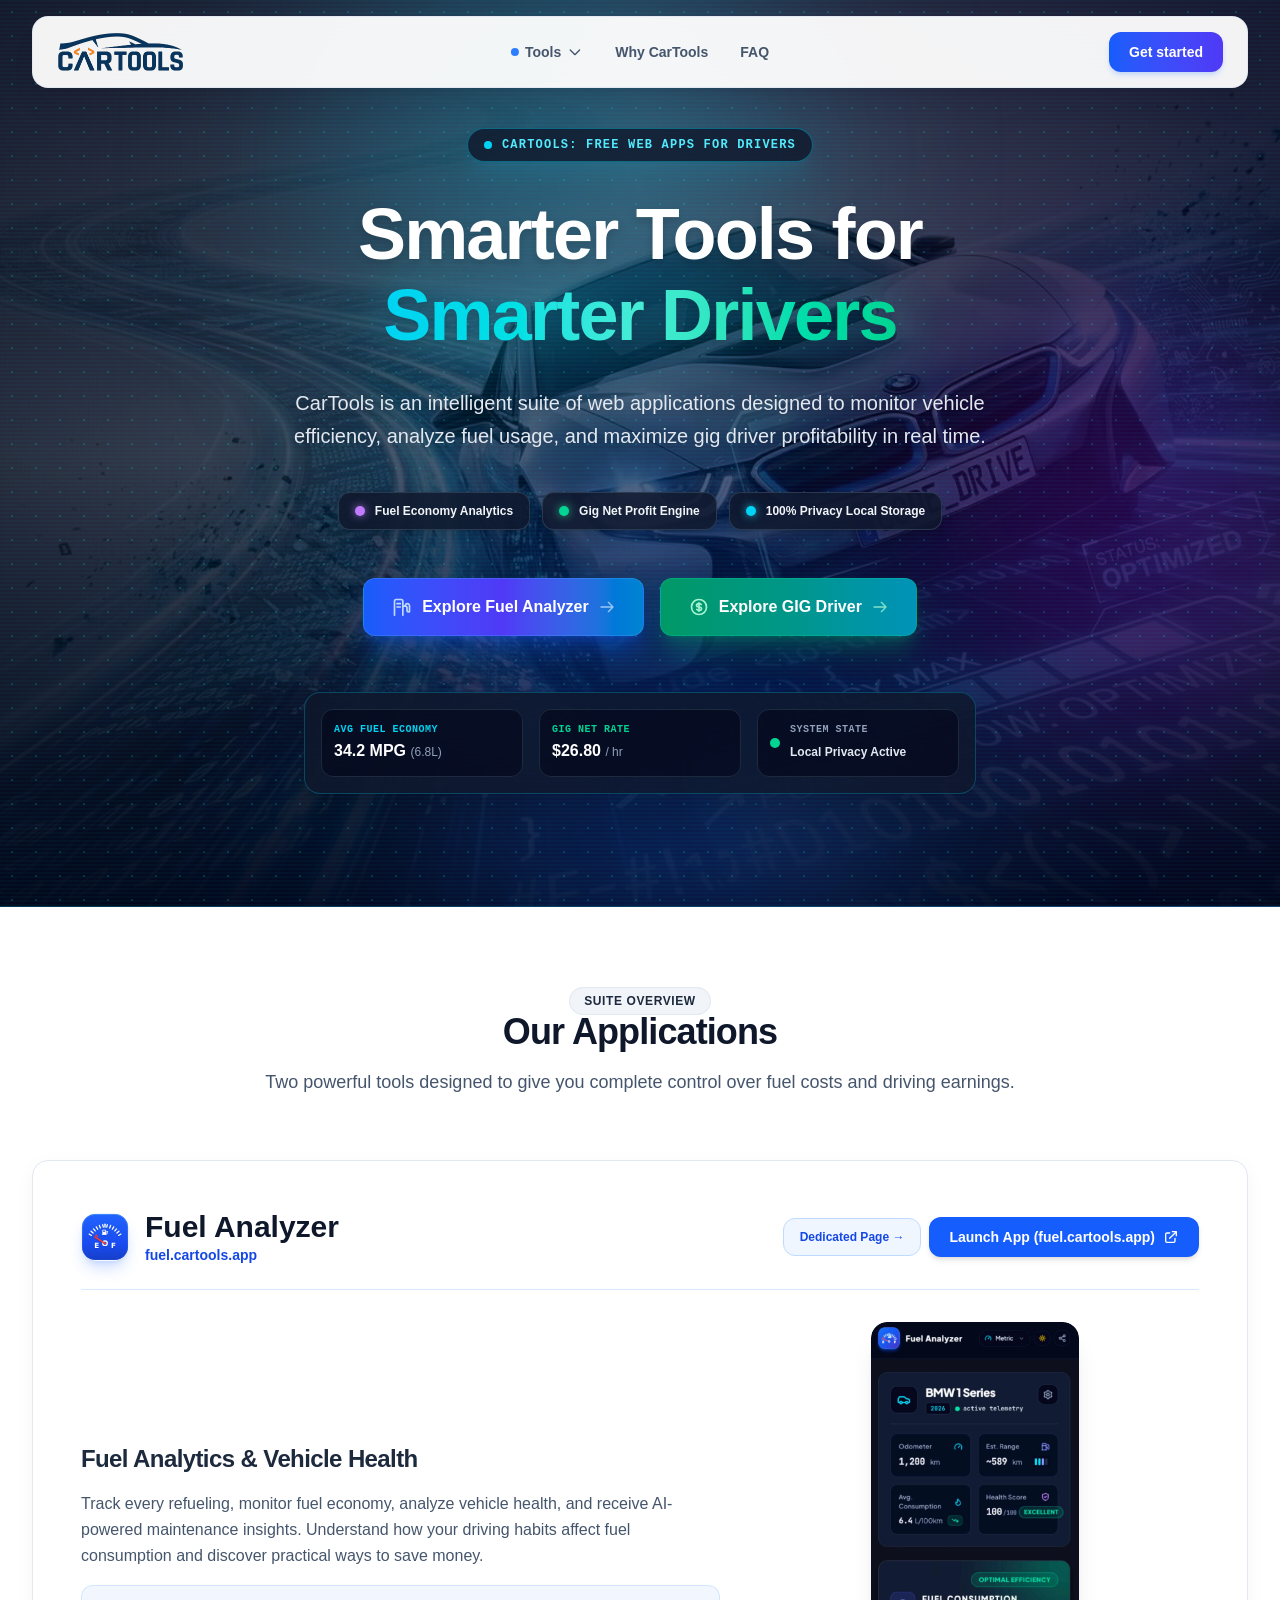
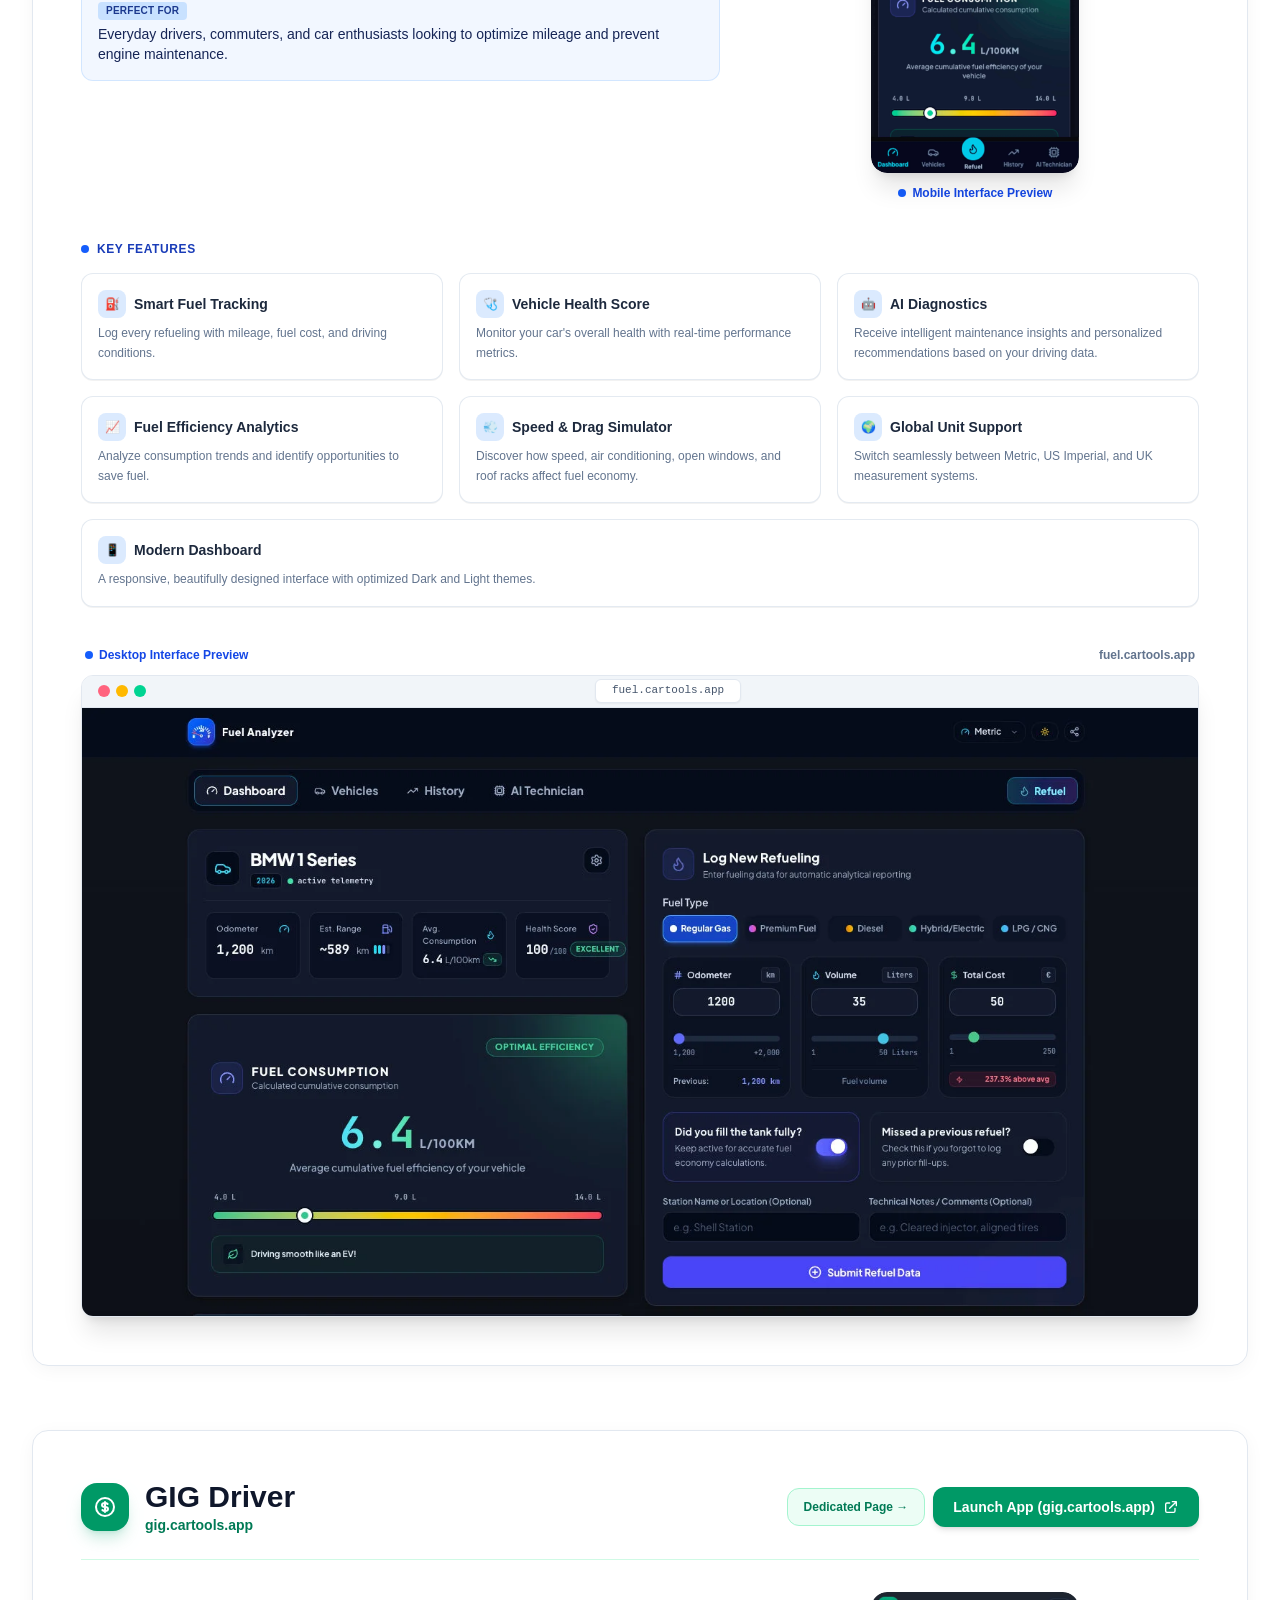
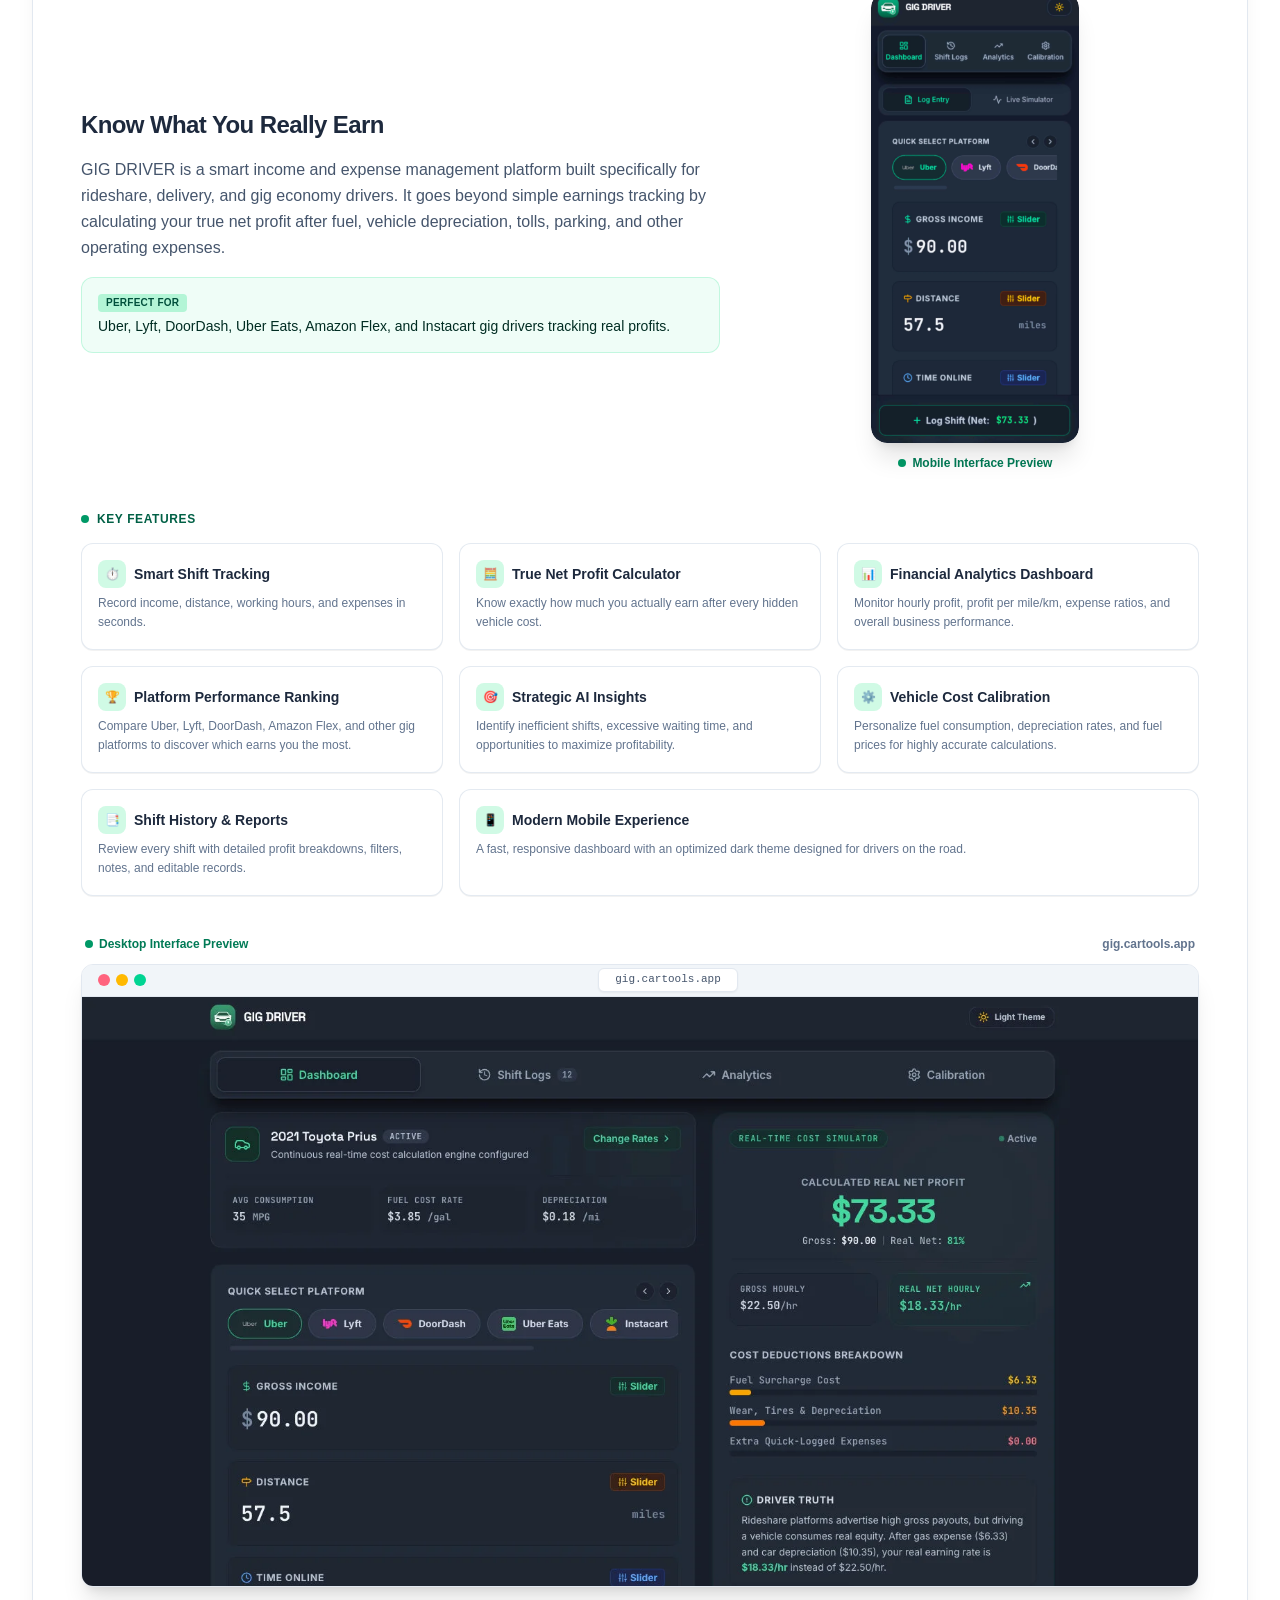
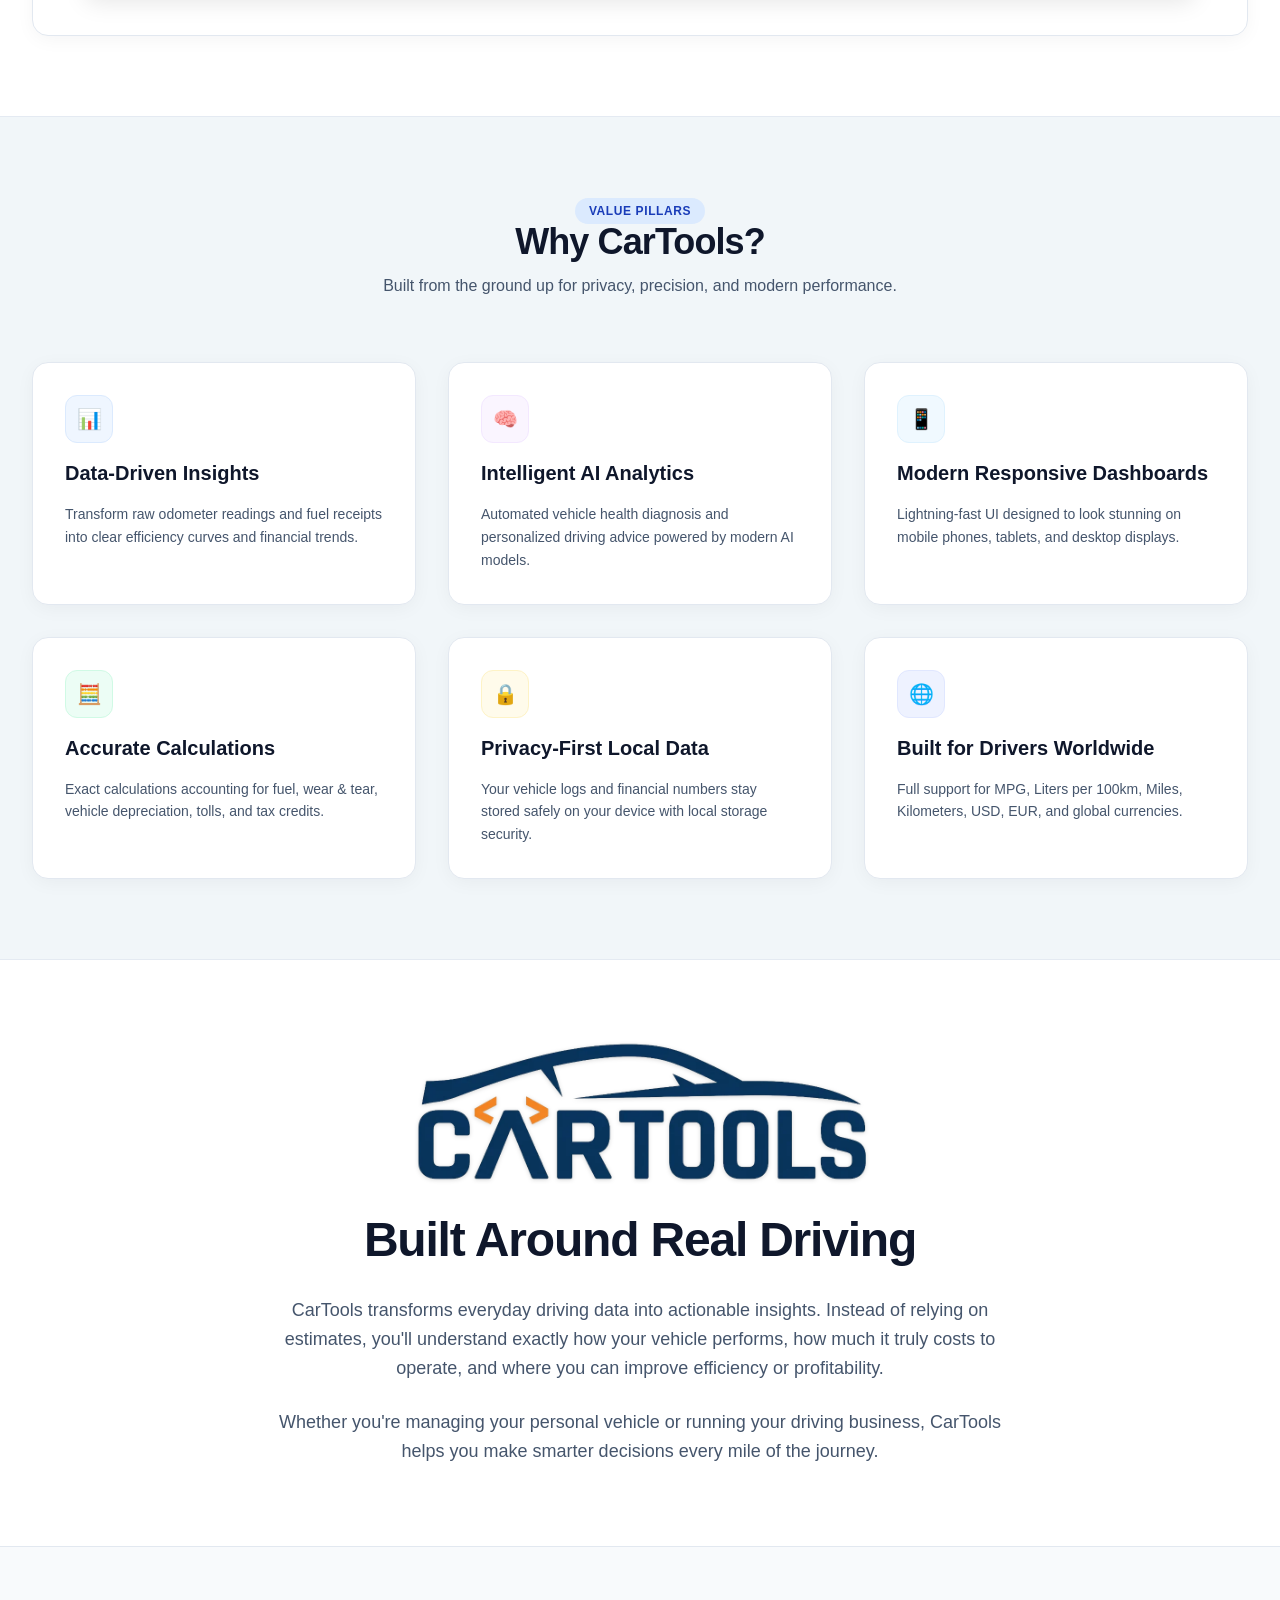
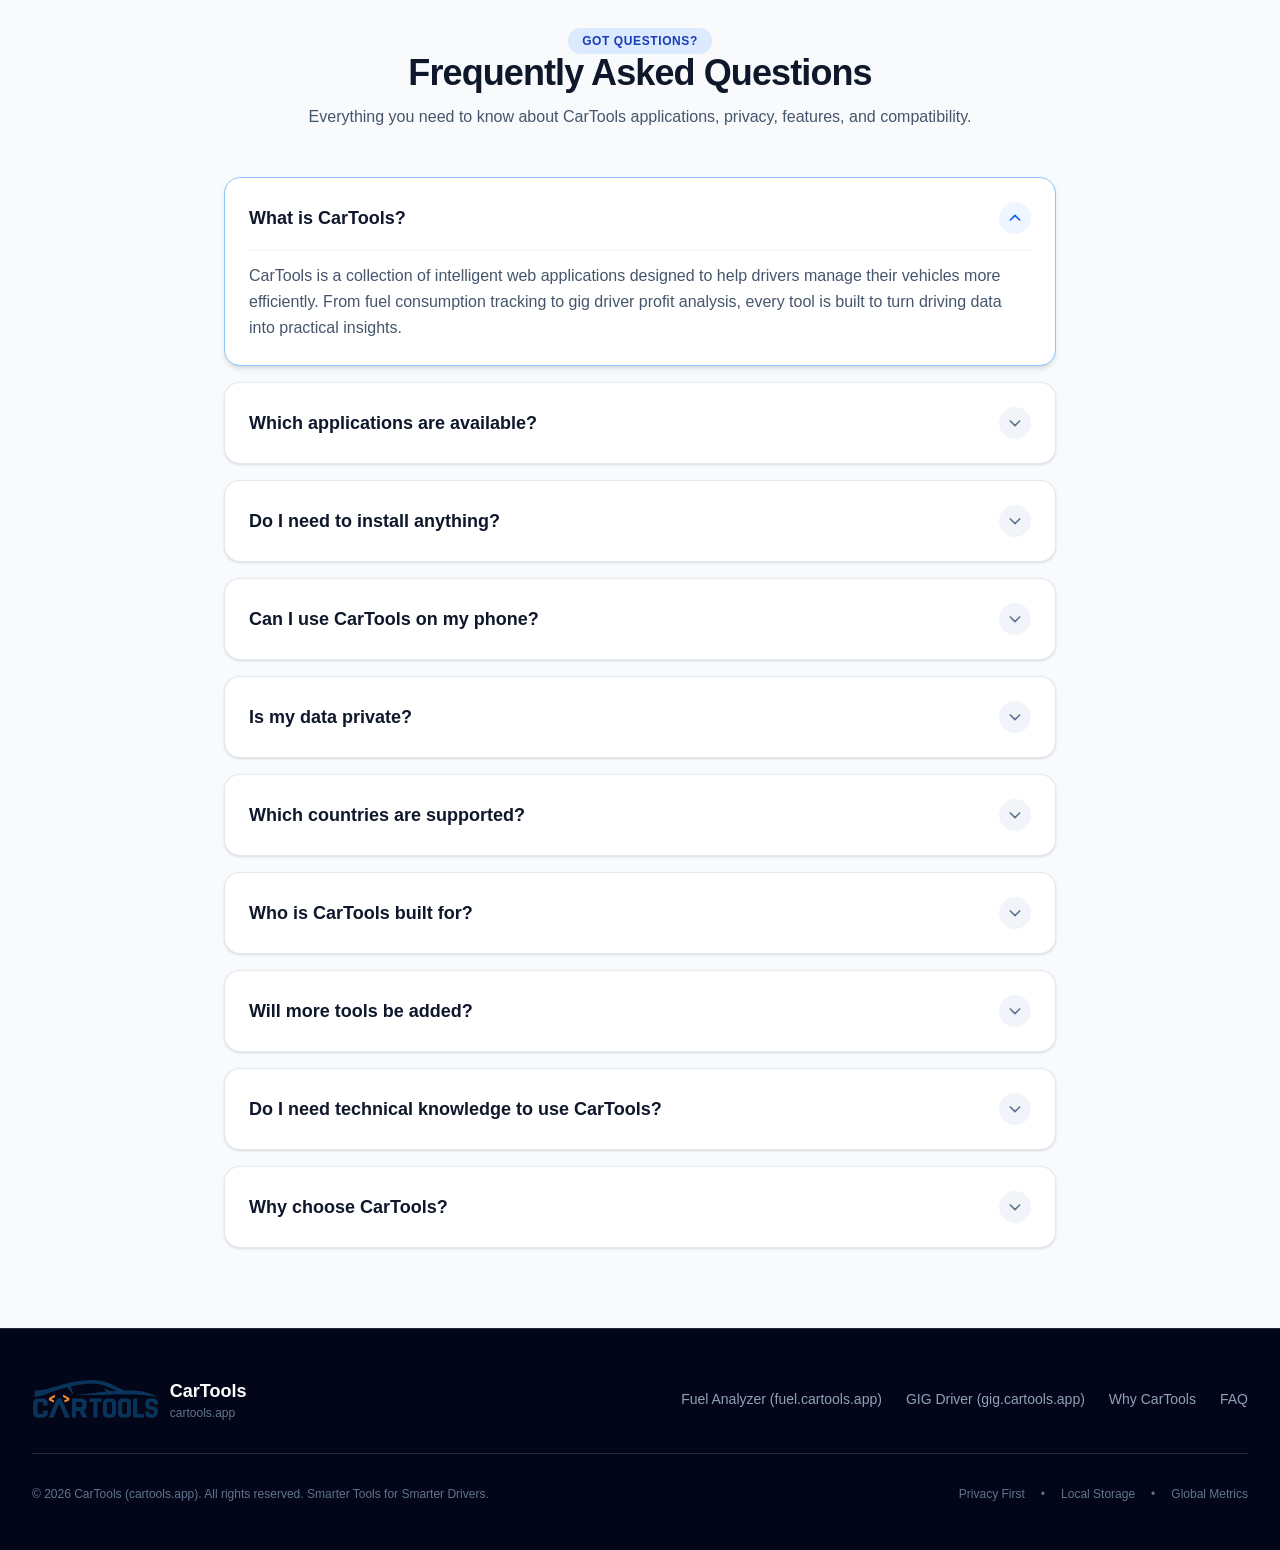
<file: index.html>
<!doctype html>
<html lang="en" class="scroll-smooth">
  <head>
    <meta charset="UTF-8" />
    <meta name="viewport" content="width=device-width, initial-scale=1.0" />
    <title>CarTools — Smarter Tools for Smarter Drivers (cartools.app)</title>
    <meta
      name="description"
      content="CarTools is a growing suite of intelligent web applications for drivers: Fuel Analyzer (fuel.cartools.app) and GIG Driver (gig.cartools.app)."
    />
    <link rel="canonical" href="https://cartools.app/" />
    <link rel="icon" type="image/webp" href="/images/cartools_logo.webp" />
    <link rel="stylesheet" href="/src/style.css" />

    <!-- WebSite JSON-LD Schema -->
    <script type="application/ld+json">
      {
        "@context": "https://schema.org",
        "@type": "WebSite",
        "name": "CarTools",
        "url": "https://cartools.app/",
        "description": "CarTools is a growing suite of intelligent web applications for drivers: Fuel Analyzer and GIG Driver."
      }
    </script>

    <!-- FAQPage JSON-LD Rich Snippet Schema -->
    <script type="application/ld+json">
      {
        "@context": "https://schema.org",
        "@type": "FAQPage",
        "mainEntity": [
          {
            "@type": "Question",
            "name": "What is CarTools?",
            "acceptedAnswer": {
              "@type": "Answer",
              "text": "CarTools is a collection of intelligent web applications designed to help drivers manage their vehicles more efficiently. From fuel consumption tracking to gig driver profit analysis, every tool is built to turn driving data into practical insights."
            }
          },
          {
            "@type": "Question",
            "name": "Which applications are available?",
            "acceptedAnswer": {
              "@type": "Answer",
              "text": "CarTools currently offers two applications: Fuel Analytics (Monitor fuel consumption, vehicle health, and driving efficiency) and GIG DRIVER (Track income, expenses, and true profitability for rideshare and delivery drivers)."
            }
          },
          {
            "@type": "Question",
            "name": "Do I need to install anything?",
            "acceptedAnswer": {
              "@type": "Answer",
              "text": "No. CarTools is completely web-based. Simply open the application in your browser and start using it—no installation required."
            }
          },
          {
            "@type": "Question",
            "name": "Can I use CarTools on my phone?",
            "acceptedAnswer": {
              "@type": "Answer",
              "text": "Yes. Every CarTools application is fully responsive and optimized for desktop, tablet, and mobile devices, providing a smooth experience wherever you are."
            }
          },
          {
            "@type": "Question",
            "name": "Is my data private?",
            "acceptedAnswer": {
              "@type": "Answer",
              "text": "Yes. Protecting your privacy is a priority. Many features store data locally in your browser, giving you control over your information while minimizing unnecessary data collection."
            }
          },
          {
            "@type": "Question",
            "name": "Which countries are supported?",
            "acceptedAnswer": {
              "@type": "Answer",
              "text": "CarTools is designed for drivers worldwide. Applications support multiple measurement systems, including Metric, US Imperial, and UK units, with automatic region detection where available."
            }
          },
          {
            "@type": "Question",
            "name": "Who is CarTools built for?",
            "acceptedAnswer": {
              "@type": "Answer",
              "text": "CarTools is designed for everyday drivers, car enthusiasts, rideshare and delivery drivers, small fleet owners, and anyone looking to better understand the real cost of driving."
            }
          },
          {
            "@type": "Question",
            "name": "Will more tools be added?",
            "acceptedAnswer": {
              "@type": "Answer",
              "text": "Yes. CarTools is actively expanding with new features, calculators, and analytical modules to support drivers in every aspect of vehicle management."
            }
          }
        ]
      }
    </script>
  </head>
  <body
    class="bg-slate-50 text-slate-900 font-sans antialiased selection:bg-blue-500 selection:text-white"
  >
    <!-- Fixed Floating Navigation Bar (Sticks everywhere on scroll) -->
    <header
      id="header"
      class="fixed top-4 inset-x-0 z-50 px-4 sm:px-6 lg:px-8 max-w-7xl mx-auto transition-all pointer-events-none"
    >
      <div
        class="relative bg-white/95 backdrop-blur-xl border border-slate-200/90 shadow-xl shadow-slate-900/10 rounded-2xl h-16 sm:h-18 px-4 sm:px-6 flex items-center justify-between pointer-events-auto"
      >
        <!-- Logo & Domain -->
        <a href="#" id="brand-logo" class="flex items-center group">
          <img
            src="/images/cartools_logo.webp"
            alt="CarTools Logo"
            width="1000"
            height="318"
            class="h-9 sm:h-10 w-auto object-contain transition-transform group-hover:scale-105"
            loading="eager"
            decoding="async"
          />
        </a>

        <!-- Desktop Navigation Links (Centered) -->
        <nav
          class="hidden md:flex items-center gap-8 text-sm font-semibold text-slate-600 absolute left-1/2 -translate-x-1/2"
        >
          <!-- Tools Dropdown -->
          <div class="relative group py-2">
            <button
              type="button"
              class="hover:text-blue-600 transition-colors flex items-center gap-1.5 focus:outline-none cursor-pointer py-1"
              aria-expanded="false"
            >
              <span class="w-2 h-2 rounded-full bg-blue-500"></span>
              <span>Tools</span>
              <svg
                class="w-4 h-4 transition-transform duration-200 group-hover:rotate-180"
                fill="none"
                stroke="currentColor"
                viewBox="0 0 24 24"
              >
                <path
                  stroke-linecap="round"
                  stroke-linejoin="round"
                  stroke-width="2"
                  d="M19 9l-7 7-7-7"
                />
              </svg>
            </button>

            <!-- Dropdown Menu (3 Columns) -->
            <div
              class="absolute top-full left-1/2 -translate-x-1/2 pt-2 w-[720px] max-w-[90vw] opacity-0 invisible group-hover:opacity-100 group-hover:visible transition-all duration-200 ease-out z-50 pointer-events-none group-hover:pointer-events-auto"
            >
              <div
                class="bg-white/95 backdrop-blur-xl border border-slate-200/90 rounded-2xl shadow-2xl shadow-slate-900/15 p-5 grid grid-cols-3 gap-5 text-left"
              >
                <!-- Column 1: Full Apps -->
                <div class="space-y-3">
                  <div
                    class="flex items-center gap-2 pb-2 border-b border-slate-100"
                  >
                    <span class="w-2 h-2 rounded-full bg-blue-600"></span>
                    <span
                      class="text-xs font-extrabold uppercase tracking-wider text-slate-800"
                      >Full Apps</span
                    >
                  </div>
                  <div class="space-y-1.5">
                    <a
                      href="/tools/fuel-calculator"
                      class="flex items-start gap-2.5 p-2 rounded-xl hover:bg-blue-50/80 transition-colors group/item"
                    >
                      <div
                        class="w-8 h-8 rounded-lg bg-blue-100/60 border border-blue-200/60 flex items-center justify-center shrink-0 group-hover/item:bg-blue-600 transition-colors mt-0.5"
                      >
                        <svg
                          class="w-4 h-4 text-blue-600 group-hover/item:text-white transition-colors"
                          fill="none"
                          stroke="currentColor"
                          viewBox="0 0 24 24"
                        >
                          <path
                            stroke-linecap="round"
                            stroke-linejoin="round"
                            stroke-width="2"
                            d="M13 10V3L4 14h7v7l9-11h-7z"
                          />
                        </svg>
                      </div>
                      <div>
                        <div
                          class="text-xs font-bold text-slate-900 group-hover/item:text-blue-600 transition-colors"
                        >
                          Fuel Analyzer
                        </div>
                        <div
                          class="text-[11px] text-slate-500 font-normal leading-snug"
                        >
                          Full fuel consumption & expense app
                        </div>
                      </div>
                    </a>

                    <a
                      href="/tools/gig-driver-calculator"
                      class="flex items-start gap-2.5 p-2 rounded-xl hover:bg-emerald-50/80 transition-colors group/item"
                    >
                      <div
                        class="w-8 h-8 rounded-lg bg-emerald-100/60 border border-emerald-200/60 flex items-center justify-center shrink-0 group-hover/item:bg-emerald-600 transition-colors mt-0.5"
                      >
                        <svg
                          class="w-4 h-4 text-emerald-600 group-hover/item:text-white transition-colors"
                          fill="none"
                          stroke="currentColor"
                          viewBox="0 0 24 24"
                        >
                          <path
                            stroke-linecap="round"
                            stroke-linejoin="round"
                            stroke-width="2"
                            d="M12 8c-1.657 0-3 .895-3 2s1.343 2 3 2 3 .895 3 2-1.343 2-3 2m0-8c1.11 0 2.08.402 2.599 1M12 8V7m0 1v8m0 0v1m0-1c-1.11 0-2.08-.402-2.599-1M21 12a9 9 0 11-18 0 9 9 0 0118 0z"
                          />
                        </svg>
                      </div>
                      <div>
                        <div
                          class="text-xs font-bold text-slate-900 group-hover/item:text-emerald-600 transition-colors"
                        >
                          GIG Driver
                        </div>
                        <div
                          class="text-[11px] text-slate-500 font-normal leading-snug"
                        >
                          Rideshare & delivery net profit analytics
                        </div>
                      </div>
                    </a>
                  </div>
                </div>

                <!-- Column 2: Fuel Micro-tools -->
                <div class="space-y-3">
                  <div
                    class="flex items-center gap-2 pb-2 border-b border-slate-100"
                  >
                    <span class="w-2 h-2 rounded-full bg-amber-500"></span>
                    <span
                      class="text-xs font-extrabold uppercase tracking-wider text-slate-800"
                      >Fuel Micro-tools</span
                    >
                  </div>
                  <div class="space-y-1.5">
                    <a
                      href="/tools/roof-rack-fuel-waste-calculator"
                      class="flex items-start gap-2.5 p-2 rounded-xl hover:bg-amber-50/80 transition-colors group/item"
                    >
                      <div
                        class="w-8 h-8 rounded-lg bg-amber-100/60 border border-amber-200/60 flex items-center justify-center shrink-0 group-hover/item:bg-amber-500 transition-colors mt-0.5"
                      >
                        <svg
                          class="w-4 h-4 text-amber-600 group-hover/item:text-white transition-colors"
                          fill="none"
                          stroke="currentColor"
                          viewBox="0 0 24 24"
                        >
                          <path
                            stroke-linecap="round"
                            stroke-linejoin="round"
                            stroke-width="2"
                            d="M12 3v1m0 16v1m9-9h-1M4 12H3m15.364 6.364l-.707-.707M6.343 6.343l-.707-.707m12.728 0l-.707.707M6.343 17.657l-.707.707"
                          />
                        </svg>
                      </div>
                      <div>
                        <div
                          class="text-xs font-bold text-slate-900 group-hover/item:text-amber-600 transition-colors"
                        >
                          Roof Rack Fuel Waste
                        </div>
                        <div
                          class="text-[11px] text-slate-500 font-normal leading-snug"
                        >
                          Aerodynamic drag & mpg penalty calculator
                        </div>
                      </div>
                    </a>
                    <a
                      href="/tools/best-suv-fuel-economy-calculator"
                      class="flex items-start gap-2.5 p-2 rounded-xl hover:bg-amber-50/80 transition-colors group/item"
                    >
                      <div
                        class="w-8 h-8 rounded-lg bg-amber-100/60 border border-amber-200/60 flex items-center justify-center shrink-0 group-hover/item:bg-amber-500 transition-colors mt-0.5"
                      >
                        <svg
                          class="w-4 h-4 text-amber-600 group-hover/item:text-white transition-colors"
                          fill="none"
                          stroke="currentColor"
                          viewBox="0 0 24 24"
                        >
                          <path
                            stroke-linecap="round"
                            stroke-linejoin="round"
                            stroke-width="2"
                            d="M8 17a2 2 0 100 4 2 2 0 000-4zm10 0a2 2 0 100 4 2 2 0 000-4zM4 11h16l1 4v3H3v-3l1-4zm1-6h11l3 6H2l3-6z"
                          />
                        </svg>
                      </div>
                      <div>
                        <div
                          class="text-xs font-bold text-slate-900 group-hover/item:text-amber-600 transition-colors"
                        >
                          Best Fuel Mileage SUV
                        </div>
                        <div
                          class="text-[11px] text-slate-500 font-normal leading-snug"
                        >
                          SUV fuel economy ranking & savings calculator
                        </div>
                      </div>
                    </a>
                  </div>
                </div>

                <!-- Column 3: Gig Micro-tools -->
                <div class="space-y-3">
                  <div
                    class="flex items-center gap-2 pb-2 border-b border-slate-100"
                  >
                    <span class="w-2 h-2 rounded-full bg-teal-500"></span>
                    <span
                      class="text-xs font-extrabold uppercase tracking-wider text-slate-800"
                      >Gig Micro-tools</span
                    >
                  </div>
                  <div class="space-y-1.5">
                    <a
                      href="/tools/gig-driver-profit-calculator"
                      class="flex items-start gap-2.5 p-2 rounded-xl hover:bg-teal-50/80 transition-colors group/item"
                    >
                      <div
                        class="w-8 h-8 rounded-lg bg-teal-100/60 border border-teal-200/60 flex items-center justify-center shrink-0 group-hover/item:bg-teal-600 transition-colors mt-0.5"
                      >
                        <svg
                          class="w-4 h-4 text-teal-600 group-hover/item:text-white transition-colors"
                          fill="none"
                          stroke="currentColor"
                          viewBox="0 0 24 24"
                        >
                          <path
                            stroke-linecap="round"
                            stroke-linejoin="round"
                            stroke-width="2"
                            d="M9 7h6m0 10v-3m-3 3h.01M9 17h.01M9 14h.01M12 14h.01M15 11h.01M12 11h.01M9 11h.01M7 21h10a2 2 0 002-2V5a2 2 0 00-2-2H7a2 2 0 00-2 2v14a2 2 0 002 2z"
                          />
                        </svg>
                      </div>
                      <div>
                        <div
                          class="text-xs font-bold text-slate-900 group-hover/item:text-teal-600 transition-colors"
                        >
                          Gig Net Profit Calculator
                        </div>
                        <div
                          class="text-[11px] text-slate-500 font-normal leading-snug"
                        >
                          Quick net income & mileage tax estimator
                        </div>
                      </div>
                    </a>
                  </div>
                </div>
              </div>
            </div>
          </div>

          <a
            href="#why-cartools"
            class="hover:text-blue-600 transition-colors flex items-center gap-1.5"
          >
            Why CarTools
          </a>

          <a
            href="#faq"
            class="hover:text-blue-600 transition-colors flex items-center gap-1.5"
          >
            FAQ
          </a>
        </nav>

        <!-- Right Side: Quick Launch Button & Mobile Hamburger -->
        <div class="flex items-center gap-2 sm:gap-3">
          <a
            href="#apps"
            class="inline-flex items-center gap-2 px-3.5 py-2 sm:px-5 sm:py-2.5 rounded-xl bg-gradient-to-r from-blue-600 to-indigo-600 hover:from-blue-500 hover:to-indigo-500 text-white text-xs sm:text-sm font-bold transition-all shadow-md shadow-blue-500/20 cursor-pointer"
          >
            <span>Get started</span>
          </a>

          <!-- Mobile Menu Hamburger Button -->
          <button
            id="mobile-menu-btn"
            type="button"
            aria-label="Toggle Mobile Navigation"
            aria-expanded="false"
            class="md:hidden p-2 rounded-xl border border-slate-200/90 bg-slate-50/90 text-slate-700 hover:text-blue-600 hover:bg-slate-100 transition-colors focus:outline-none cursor-pointer"
          >
            <svg
              id="hamburger-icon"
              class="w-5 h-5"
              fill="none"
              stroke="currentColor"
              viewBox="0 0 24 24"
            >
              <path
                stroke-linecap="round"
                stroke-linejoin="round"
                stroke-width="2"
                d="M4 6h16M4 12h16M4 18h16"
              />
            </svg>
            <svg
              id="close-icon"
              class="w-5 h-5 hidden"
              fill="none"
              stroke="currentColor"
              viewBox="0 0 24 24"
            >
              <path
                stroke-linecap="round"
                stroke-linejoin="round"
                stroke-width="2"
                d="M6 18L18 6M6 6l12 12"
              />
            </svg>
          </button>
        </div>
      </div>

      <!-- Mobile Navigation Dropdown Menu -->
      <div
        id="mobile-menu"
        class="hidden md:hidden pointer-events-auto mt-2 bg-white/98 backdrop-blur-2xl border border-slate-200/90 rounded-2xl shadow-2xl p-4 space-y-4 max-h-[80vh] overflow-y-auto transition-all duration-200"
      >
        <!-- Tools & Calculators Heading -->
        <div
          class="text-[11px] font-black uppercase tracking-wider text-slate-400 px-1"
        >
          Tools & Calculators
        </div>

        <!-- Section 1: Full Apps -->
        <div class="space-y-1.5 pt-1">
          <div class="flex items-center gap-2 px-2 pb-1">
            <span class="w-2 h-2 rounded-full bg-blue-600"></span>
            <span
              class="text-xs font-extrabold uppercase tracking-wider text-slate-800"
              >Full Apps</span
            >
          </div>
          <a
            href="/tools/fuel-calculator"
            class="mobile-nav-link flex items-center gap-3 p-2.5 rounded-xl hover:bg-blue-50/80 transition-colors"
          >
            <div
              class="w-8 h-8 rounded-lg bg-blue-100/60 border border-blue-200/60 flex items-center justify-center shrink-0"
            >
              <svg
                class="w-4 h-4 text-blue-600"
                fill="none"
                stroke="currentColor"
                viewBox="0 0 24 24"
              >
                <path
                  stroke-linecap="round"
                  stroke-linejoin="round"
                  stroke-width="2"
                  d="M13 10V3L4 14h7v7l9-11h-7z"
                />
              </svg>
            </div>
            <div>
              <div class="text-xs font-bold text-slate-900">Fuel Analyzer</div>
              <div class="text-[11px] text-slate-500 font-normal">
                Full fuel consumption & expense app
              </div>
            </div>
          </a>
          <a
            href="/tools/gig-driver-calculator"
            class="mobile-nav-link flex items-center gap-3 p-2.5 rounded-xl hover:bg-emerald-50/80 transition-colors"
          >
            <div
              class="w-8 h-8 rounded-lg bg-emerald-100/60 border border-emerald-200/60 flex items-center justify-center shrink-0"
            >
              <svg
                class="w-4 h-4 text-emerald-600"
                fill="none"
                stroke="currentColor"
                viewBox="0 0 24 24"
              >
                <path
                  stroke-linecap="round"
                  stroke-linejoin="round"
                  stroke-width="2"
                  d="M12 8c-1.657 0-3 .895-3 2s1.343 2 3 2 3 .895 3 2-1.343 2-3 2m0-8c1.11 0 2.08.402 2.599 1M12 8V7m0 1v8m0 0v1m0-1c-1.11 0-2.08-.402-2.599-1M21 12a9 9 0 11-18 0 9 9 0 0118 0z"
                />
              </svg>
            </div>
            <div>
              <div class="text-xs font-bold text-slate-900">GIG Driver</div>
              <div class="text-[11px] text-slate-500 font-normal">
                Rideshare & delivery net profit analytics
              </div>
            </div>
          </a>
        </div>

        <!-- Section 2: Fuel Micro-tools -->
        <div class="space-y-1.5 pt-2 border-t border-slate-100">
          <div class="flex items-center gap-2 px-2 pb-1">
            <span class="w-2 h-2 rounded-full bg-amber-500"></span>
            <span
              class="text-xs font-extrabold uppercase tracking-wider text-slate-800"
              >Fuel Micro-tools</span
            >
          </div>
          <a
            href="/tools/roof-rack-fuel-waste-calculator"
            class="mobile-nav-link flex items-center gap-3 p-2.5 rounded-xl hover:bg-amber-50/80 transition-colors"
          >
            <div
              class="w-8 h-8 rounded-lg bg-amber-100/60 border border-amber-200/60 flex items-center justify-center shrink-0"
            >
              <svg
                class="w-4 h-4 text-amber-600"
                fill="none"
                stroke="currentColor"
                viewBox="0 0 24 24"
              >
                <path
                  stroke-linecap="round"
                  stroke-linejoin="round"
                  stroke-width="2"
                  d="M12 3v1m0 16v1m9-9h-1M4 12H3m15.364 6.364l-.707-.707M6.343 6.343l-.707-.707m12.728 0l-.707.707M6.343 17.657l-.707.707"
                />
              </svg>
            </div>
            <div>
              <div class="text-xs font-bold text-slate-900">
                Roof Rack Fuel Waste
              </div>
              <div class="text-[11px] text-slate-500 font-normal">
                Aerodynamic drag & mpg penalty calculator
              </div>
            </div>
          </a>
          <a
            href="/tools/best-suv-fuel-economy-calculator"
            class="mobile-nav-link flex items-center gap-3 p-2.5 rounded-xl hover:bg-amber-50/80 transition-colors"
          >
            <div
              class="w-8 h-8 rounded-lg bg-amber-100/60 border border-amber-200/60 flex items-center justify-center shrink-0"
            >
              <svg
                class="w-4 h-4 text-amber-600"
                fill="none"
                stroke="currentColor"
                viewBox="0 0 24 24"
              >
                <path
                  stroke-linecap="round"
                  stroke-linejoin="round"
                  stroke-width="2"
                  d="M8 17a2 2 0 100 4 2 2 0 000-4zm10 0a2 2 0 100 4 2 2 0 000-4zM4 11h16l1 4v3H3v-3l1-4zm1-6h11l3 6H2l3-6z"
                />
              </svg>
            </div>
            <div>
              <div class="text-xs font-bold text-slate-900">
                Best Fuel Mileage SUV
              </div>
              <div class="text-[11px] text-slate-500 font-normal">
                SUV fuel economy ranking & savings calculator
              </div>
            </div>
          </a>
        </div>

        <!-- Section 3: Gig Micro-tools -->
        <div class="space-y-1.5 pt-2 border-t border-slate-100">
          <div class="flex items-center gap-2 px-2 pb-1">
            <span class="w-2 h-2 rounded-full bg-teal-500"></span>
            <span
              class="text-xs font-extrabold uppercase tracking-wider text-slate-800"
              >Gig Micro-tools</span
            >
          </div>
          <a
            href="/tools/gig-driver-profit-calculator"
            class="mobile-nav-link flex items-center gap-3 p-2.5 rounded-xl hover:bg-teal-50/80 transition-colors"
          >
            <div
              class="w-8 h-8 rounded-lg bg-teal-100/60 border border-teal-200/60 flex items-center justify-center shrink-0"
            >
              <svg
                class="w-4 h-4 text-teal-600"
                fill="none"
                stroke="currentColor"
                viewBox="0 0 24 24"
              >
                <path
                  stroke-linecap="round"
                  stroke-linejoin="round"
                  stroke-width="2"
                  d="M9 7h6m0 10v-3m-3 3h.01M9 17h.01M9 14h.01M12 14h.01M15 11h.01M12 11h.01M9 11h.01M7 21h10a2 2 0 002-2V5a2 2 0 00-2-2H7a2 2 0 00-2 2v14a2 2 0 002 2z"
                />
              </svg>
            </div>
            <div>
              <div class="text-xs font-bold text-slate-900">
                Gig Net Profit Calculator
              </div>
              <div class="text-[11px] text-slate-500 font-normal">
                Quick net income & mileage tax estimator
              </div>
            </div>
          </a>
        </div>

        <!-- General Links -->
        <div class="pt-2 border-t border-slate-100 flex flex-col gap-1">
          <a
            href="#why-cartools"
            class="mobile-nav-link p-2.5 rounded-xl text-xs font-bold text-slate-700 hover:bg-slate-100 transition-colors flex items-center gap-2"
          >
            <span>Why CarTools</span>
          </a>
          <a
            href="#faq"
            class="mobile-nav-link p-2.5 rounded-xl text-xs font-bold text-slate-700 hover:bg-slate-100 transition-colors flex items-center gap-2"
          >
            <span>FAQ</span>
          </a>
        </div>
      </div>
    </header>

    <!-- HERO SECTION WITH TECH GRADIENT & CARTOOLS BACKGROUND -->
    <section
      id="hero"
      class="relative overflow-hidden pt-28 sm:pt-32 pb-20 lg:pb-28 border-b border-cyan-500/30 bg-gradient-to-br from-slate-950 via-indigo-950 to-slate-900 text-white"
    >
      <!-- BACKGROUND IMAGE & TECH GRADIENT OVERLAYS -->
      <div class="absolute inset-0 z-0 pointer-events-none overflow-hidden">
        <!-- The uploaded cartools.webp image as background -->
        <img
          src="/images/cartools.webp"
          alt="CarTools Tech Background"
          width="1408"
          height="768"
          class="w-full h-full object-cover object-center filter contrast-[1.05] brightness-[0.82] opacity-85 sm:opacity-90"
          loading="eager"
          decoding="async"
          fetchpriority="high"
        />

        <!-- High-Tech Color & Vignette Gradients -->
        <div
          class="absolute inset-0 bg-gradient-to-r from-slate-950/75 via-slate-950/45 to-slate-950/75 mix-blend-multiply"
        ></div>
        <div
          class="absolute inset-0 bg-gradient-to-b from-slate-950/60 via-slate-950/10 to-slate-950/90"
        ></div>
        <div
          class="absolute inset-0 bg-gradient-to-tr from-cyan-950/30 via-blue-950/20 to-purple-950/30 mix-blend-color-dodge"
        ></div>

        <!-- Glowing Tech Spotlights -->
        <div
          class="absolute -top-20 left-1/4 w-[30rem] h-[30rem] bg-cyan-500/25 rounded-full blur-[100px]"
        ></div>
        <div
          class="absolute top-1/3 -right-20 w-[28rem] h-[28rem] bg-purple-600/25 rounded-full blur-[100px]"
        ></div>
        <div
          class="absolute -bottom-20 left-1/3 w-[32rem] h-[32rem] bg-blue-600/25 rounded-full blur-[120px]"
        ></div>

        <!-- High-Tech Cyber Dot Matrix Overlay -->
        <div
          class="absolute inset-0 bg-[radial-gradient(#22d3ee30_1px,transparent_1px)] bg-[size:1.5rem_1.5rem]"
        ></div>
        <div
          class="absolute inset-0 bg-[linear-gradient(180deg,rgba(6,182,212,0.04)_50%,transparent_50%)] bg-[size:100%_4px]"
        ></div>
      </div>

      <!-- Content Container -->
      <div
        class="relative z-10 max-w-5xl mx-auto px-4 sm:px-6 lg:px-8 text-center space-y-8"
      >
        <!-- Cyber Tag Header -->
        <div
          class="inline-flex items-center gap-2.5 px-4 py-2 rounded-full bg-slate-900/80 border border-cyan-400/40 text-cyan-300 text-xs font-mono font-bold uppercase tracking-widest backdrop-blur-xl shadow-xl shadow-cyan-500/10"
        >
          <span class="w-2 h-2 rounded-full bg-cyan-400 animate-ping"></span>
          <span>CarTools: Free Web Apps for Drivers</span>
        </div>

        <!-- Main Title with Glowing Gradient Text -->
        <h1
          class="text-4xl sm:text-6xl lg:text-7xl font-extrabold tracking-tight text-white leading-[1.12] drop-shadow-lg"
        >
          Smarter Tools for <br class="hidden sm:inline" />
          <span
            class="text-transparent bg-clip-text bg-gradient-to-r from-cyan-400 via-teal-300 to-emerald-400 drop-shadow-[0_0_25px_rgba(34,211,238,0.4)]"
          >
            Smarter Drivers
          </span>
        </h1>

        <!-- Subtitle -->
        <p
          class="text-lg sm:text-xl text-slate-200 leading-relaxed max-w-3xl mx-auto font-normal drop-shadow-md"
        >
          CarTools is an intelligent suite of web applications designed to
          monitor vehicle efficiency, analyze fuel usage, and maximize gig
          driver profitability in real time.
        </p>

        <!-- Tech Badges -->
        <div class="flex flex-wrap items-center justify-center gap-3 pt-2">
          <div
            class="px-4 py-2.5 rounded-xl bg-slate-900/80 border border-slate-700/80 backdrop-blur-xl text-xs font-semibold text-slate-100 flex items-center gap-2.5 shadow-lg"
          >
            <span
              class="w-2.5 h-2.5 rounded-full bg-purple-400 shadow-[0_0_8px_rgba(192,132,252,0.8)]"
            ></span>
            Fuel Economy Analytics
          </div>
          <div
            class="px-4 py-2.5 rounded-xl bg-slate-900/80 border border-slate-700/80 backdrop-blur-xl text-xs font-semibold text-slate-100 flex items-center gap-2.5 shadow-lg"
          >
            <span
              class="w-2.5 h-2.5 rounded-full bg-emerald-400 shadow-[0_0_8px_rgba(52,211,153,0.8)]"
            ></span>
            Gig Net Profit Engine
          </div>
          <div
            class="px-4 py-2.5 rounded-xl bg-slate-900/80 border border-slate-700/80 backdrop-blur-xl text-xs font-semibold text-slate-100 flex items-center gap-2.5 shadow-lg"
          >
            <span
              class="w-2.5 h-2.5 rounded-full bg-cyan-400 shadow-[0_0_8px_rgba(34,211,238,0.8)]"
            ></span>
            100% Privacy Local Storage
          </div>
        </div>

        <!-- Action Buttons -->
        <div
          class="flex flex-col sm:flex-row items-center justify-center gap-4 pt-4"
        >
          <a
            href="#fuel-analyzer"
            class="w-full sm:w-auto px-7 py-4 rounded-xl bg-gradient-to-r from-blue-600 via-indigo-600 to-sky-600 hover:from-blue-500 hover:to-sky-500 text-white font-bold text-base shadow-xl shadow-blue-600/30 transition-all transform hover:-translate-y-0.5 flex items-center justify-center gap-2.5 group cursor-pointer border border-blue-400/30"
          >
            <!-- Fuel Pump Nozzle Icon -->
            <svg
              class="w-5 h-5 text-blue-200 group-hover:scale-110 transition-transform"
              fill="none"
              stroke="currentColor"
              stroke-width="2"
              stroke-linecap="round"
              stroke-linejoin="round"
              viewBox="0 0 24 24"
            >
              <path d="M3 22V5a2 2 0 0 1 2-2h6a2 2 0 0 1 2 2v17" />
              <path
                d="M13 11h3a2 2 0 0 1 2 2v3a2 2 0 0 0 2 2h.5a.5.5 0 0 0 .5-.5V10.5a2.5 2.5 0 0 0-5 0V11"
              />
              <path d="M6 8h4" />
              <path d="M6 12h4" />
            </svg>
            <span>Explore Fuel Analyzer</span>
            <svg
              class="w-4 h-4 text-blue-200/80 group-hover:translate-x-1 transition-transform"
              fill="none"
              stroke="currentColor"
              viewBox="0 0 24 24"
            >
              <path
                stroke-linecap="round"
                stroke-linejoin="round"
                stroke-width="2"
                d="M14 5l7 7m0 0l-7 7m7-7H3"
              />
            </svg>
          </a>
          <a
            href="#gig-driver"
            class="w-full sm:w-auto px-7 py-4 rounded-xl bg-gradient-to-r from-emerald-600 via-teal-600 to-cyan-600 hover:from-emerald-500 hover:to-cyan-500 text-white font-bold text-base shadow-xl shadow-emerald-600/30 transition-all transform hover:-translate-y-0.5 flex items-center justify-center gap-2.5 group cursor-pointer border border-emerald-400/30"
          >
            <!-- Dollar / Money Icon -->
            <svg
              class="w-5 h-5 text-emerald-200 group-hover:scale-110 transition-transform"
              fill="none"
              stroke="currentColor"
              viewBox="0 0 24 24"
            >
              <path
                stroke-linecap="round"
                stroke-linejoin="round"
                stroke-width="2"
                d="M12 8c-1.657 0-3 .895-3 2s1.343 2 3 2 3 .895 3 2-1.343 2-3 2m0-8c1.11 0 2.08.402 2.599 1M12 8V7m0 1v8m0 0v1m0-1c-1.11 0-2.08-.402-2.599-1M21 12a9 9 0 11-18 0 9 9 0 0118 0z"
              />
            </svg>
            <span>Explore GIG Driver</span>
            <svg
              class="w-4 h-4 text-emerald-200/80 group-hover:translate-x-1 transition-transform"
              fill="none"
              stroke="currentColor"
              viewBox="0 0 24 24"
            >
              <path
                stroke-linecap="round"
                stroke-linejoin="round"
                stroke-width="2"
                d="M14 5l7 7m0 0l-7 7m7-7H3"
              />
            </svg>
          </a>
        </div>

        <!-- HUD Telemetry Mini Dashboard Glass Bar -->
        <div class="pt-6 max-w-2xl mx-auto">
          <div
            class="p-4 rounded-2xl bg-slate-900/80 border border-cyan-500/30 backdrop-blur-2xl shadow-2xl grid grid-cols-2 sm:grid-cols-3 gap-4 text-left"
          >
            <div class="p-3 rounded-xl bg-slate-950/60 border border-slate-800">
              <span
                class="block text-[10px] font-mono uppercase text-cyan-400 font-bold tracking-wider"
                >Avg Fuel Economy</span
              >
              <span class="text-base font-bold text-white"
                >34.2 MPG
                <span class="text-xs text-slate-400 font-normal"
                  >(6.8L)</span
                ></span
              >
            </div>
            <div class="p-3 rounded-xl bg-slate-950/60 border border-slate-800">
              <span
                class="block text-[10px] font-mono uppercase text-emerald-400 font-bold tracking-wider"
                >Gig Net Rate</span
              >
              <span class="text-base font-bold text-white"
                >$26.80
                <span class="text-xs text-slate-400 font-normal"
                  >/ hr</span
                ></span
              >
            </div>
            <div
              class="col-span-2 sm:col-span-1 p-3 rounded-xl bg-slate-950/60 border border-slate-800 flex items-center gap-2.5"
            >
              <div
                class="w-2.5 h-2.5 rounded-full bg-emerald-400 animate-pulse"
              ></div>
              <div>
                <span
                  class="block text-[10px] font-mono uppercase text-slate-400 font-bold tracking-wider"
                  >System State</span
                >
                <span class="text-xs font-bold text-slate-200"
                  >Local Privacy Active</span
                >
              </div>
            </div>
          </div>
        </div>
      </div>
    </section>

    <!-- OUR APPLICATIONS SECTION -->
    <section id="apps" class="py-20 bg-white">
      <div class="max-w-7xl mx-auto px-4 sm:px-6 lg:px-8">
        <!-- Section Title -->
        <div class="text-center max-w-3xl mx-auto mb-16 space-y-4">
          <span
            class="px-3.5 py-1.5 rounded-full bg-slate-100 border border-slate-200 text-slate-800 text-xs font-bold uppercase tracking-wider"
          >
            Suite Overview
          </span>
          <h2
            class="text-3xl sm:text-4xl font-extrabold text-slate-900 tracking-tight"
          >
            Our Applications
          </h2>
          <p class="text-lg text-slate-600">
            Two powerful tools designed to give you complete control over fuel
            costs and driving earnings.
          </p>
        </div>

        <!-- APP 1: FUEL ANALYZER -->
        <div id="fuel-analyzer" class="mb-16 scroll-mt-24">
          <div
            class="card-light overflow-hidden border-2 border-blue-100 bg-gradient-to-br from-white via-blue-50/20 to-white"
          >
            <div class="p-8 sm:p-12 space-y-8">
              <div
                class="flex flex-col sm:flex-row sm:items-center justify-between gap-4 border-b border-blue-100 pb-6"
              >
                <div class="flex items-center gap-4">
                  <img
                    src="/images/fuel_logo.svg"
                    alt="Fuel Analyzer Logo"
                    width="48"
                    height="48"
                    class="w-12 h-12 rounded-2xl shadow-lg shadow-blue-600/20"
                    loading="lazy"
                    decoding="async"
                  />
                  <div>
                    <h3
                      class="text-2xl sm:text-3xl font-extrabold text-slate-900"
                    >
                      Fuel Analyzer
                    </h3>
                    <p class="text-sm font-semibold text-blue-700">
                      fuel.cartools.app
                    </p>
                  </div>
                </div>

                <div
                  class="flex flex-wrap items-center gap-2 self-start sm:self-auto"
                >
                  <a
                    href="/tools/fuel-calculator"
                    class="inline-flex items-center gap-1.5 px-4 py-2.5 rounded-xl bg-blue-50 border border-blue-200 text-blue-700 hover:bg-blue-100 font-bold text-xs transition-all"
                  >
                    <span>Dedicated Page →</span>
                  </a>
                  <a
                    href="https://fuel.cartools.app"
                    target="_blank"
                    rel="noopener noreferrer"
                    class="inline-flex items-center gap-2 px-5 py-2.5 rounded-xl bg-blue-600 hover:bg-blue-700 text-white font-bold text-xs sm:text-sm shadow-md transition-all"
                  >
                    <span>Launch App (fuel.cartools.app)</span>
                    <svg
                      class="w-4 h-4"
                      fill="none"
                      stroke="currentColor"
                      viewBox="0 0 24 24"
                    >
                      <path
                        stroke-linecap="round"
                        stroke-linejoin="round"
                        stroke-width="2"
                        d="M10 6H6a2 2 0 00-2 2v10a2 2 0 002 2h10a2 2 0 002-2v-4M14 4h6m0 0v6m0-6L10 14"
                      />
                    </svg>
                  </a>
                </div>
              </div>

              <div class="grid grid-cols-1 lg:grid-cols-12 gap-8 items-center">
                <div class="lg:col-span-7 space-y-4">
                  <h4
                    class="text-2xl font-extrabold text-slate-800 tracking-tight"
                  >
                    Fuel Analytics & Vehicle Health
                  </h4>
                  <p class="text-slate-600 leading-relaxed text-base">
                    Track every refueling, monitor fuel economy, analyze vehicle
                    health, and receive AI-powered maintenance insights.
                    Understand how your driving habits affect fuel consumption
                    and discover practical ways to save money.
                  </p>

                  <div
                    class="p-4 rounded-xl bg-blue-50/80 border border-blue-200/60 text-xs text-blue-900 space-y-1"
                  >
                    <span
                      class="font-bold uppercase tracking-wide text-[10px] px-2 py-0.5 rounded bg-blue-200/80 text-blue-900 inline-block"
                      >Perfect For</span
                    >
                    <p class="font-medium text-sm text-blue-950">
                      Everyday drivers, commuters, and car enthusiasts looking
                      to optimize mileage and prevent engine maintenance.
                    </p>
                  </div>
                </div>

                <!-- Mobile Phone Mockup in Header Section -->
                <div
                  class="lg:col-span-5 flex flex-col items-center justify-center"
                >
                  <div
                    class="w-44 sm:w-52 rounded-2xl overflow-hidden shadow-xl group relative"
                  >
                    <img
                      src="/images/fuel-mobile.webp"
                      alt="Fuel Analyzer Mobile Interface"
                      width="1290"
                      height="2796"
                      class="w-full h-auto rounded-2xl object-cover block group-hover:scale-[1.02] transition-transform duration-300"
                      loading="lazy"
                      decoding="async"
                    />
                  </div>
                  <p
                    class="text-xs font-bold text-blue-700 mt-3 flex items-center gap-1.5"
                  >
                    <span class="w-2 h-2 rounded-full bg-blue-600"></span>
                    Mobile Interface Preview
                  </p>
                </div>
              </div>

              <!-- Key Features Section -->
              <div class="pt-2 space-y-4">
                <h5
                  class="text-xs font-extrabold uppercase tracking-wider text-blue-800 flex items-center gap-2"
                >
                  <span class="w-2 h-2 rounded-full bg-blue-600"></span>
                  Key Features
                </h5>
                <div
                  class="grid grid-cols-1 sm:grid-cols-2 lg:grid-cols-3 gap-4"
                >
                  <div
                    class="p-4 rounded-xl bg-white border border-slate-200/90 shadow-2xs space-y-1.5"
                  >
                    <div class="flex items-center gap-2">
                      <span
                        class="w-7 h-7 rounded-lg bg-blue-100 text-blue-700 flex items-center justify-center font-bold text-xs"
                        >⛽</span
                      >
                      <p class="font-bold text-sm text-slate-800">
                        Smart Fuel Tracking
                      </p>
                    </div>
                    <p class="text-xs text-slate-500 leading-relaxed">
                      Log every refueling with mileage, fuel cost, and driving
                      conditions.
                    </p>
                  </div>

                  <div
                    class="p-4 rounded-xl bg-white border border-slate-200/90 shadow-2xs space-y-1.5"
                  >
                    <div class="flex items-center gap-2">
                      <span
                        class="w-7 h-7 rounded-lg bg-blue-100 text-blue-700 flex items-center justify-center font-bold text-xs"
                        >🩺</span
                      >
                      <p class="font-bold text-sm text-slate-800">
                        Vehicle Health Score
                      </p>
                    </div>
                    <p class="text-xs text-slate-500 leading-relaxed">
                      Monitor your car's overall health with real-time
                      performance metrics.
                    </p>
                  </div>

                  <div
                    class="p-4 rounded-xl bg-white border border-slate-200/90 shadow-2xs space-y-1.5"
                  >
                    <div class="flex items-center gap-2">
                      <span
                        class="w-7 h-7 rounded-lg bg-blue-100 text-blue-700 flex items-center justify-center font-bold text-xs"
                        >🤖</span
                      >
                      <p class="font-bold text-sm text-slate-800">
                        AI Diagnostics
                      </p>
                    </div>
                    <p class="text-xs text-slate-500 leading-relaxed">
                      Receive intelligent maintenance insights and personalized
                      recommendations based on your driving data.
                    </p>
                  </div>

                  <div
                    class="p-4 rounded-xl bg-white border border-slate-200/90 shadow-2xs space-y-1.5"
                  >
                    <div class="flex items-center gap-2">
                      <span
                        class="w-7 h-7 rounded-lg bg-blue-100 text-blue-700 flex items-center justify-center font-bold text-xs"
                        >📈</span
                      >
                      <p class="font-bold text-sm text-slate-800">
                        Fuel Efficiency Analytics
                      </p>
                    </div>
                    <p class="text-xs text-slate-500 leading-relaxed">
                      Analyze consumption trends and identify opportunities to
                      save fuel.
                    </p>
                  </div>

                  <div
                    class="p-4 rounded-xl bg-white border border-slate-200/90 shadow-2xs space-y-1.5"
                  >
                    <div class="flex items-center gap-2">
                      <span
                        class="w-7 h-7 rounded-lg bg-blue-100 text-blue-700 flex items-center justify-center font-bold text-xs"
                        >💨</span
                      >
                      <p class="font-bold text-sm text-slate-800">
                        Speed & Drag Simulator
                      </p>
                    </div>
                    <p class="text-xs text-slate-500 leading-relaxed">
                      Discover how speed, air conditioning, open windows, and
                      roof racks affect fuel economy.
                    </p>
                  </div>

                  <div
                    class="p-4 rounded-xl bg-white border border-slate-200/90 shadow-2xs space-y-1.5"
                  >
                    <div class="flex items-center gap-2">
                      <span
                        class="w-7 h-7 rounded-lg bg-blue-100 text-blue-700 flex items-center justify-center font-bold text-xs"
                        >🌍</span
                      >
                      <p class="font-bold text-sm text-slate-800">
                        Global Unit Support
                      </p>
                    </div>
                    <p class="text-xs text-slate-500 leading-relaxed">
                      Switch seamlessly between Metric, US Imperial, and UK
                      measurement systems.
                    </p>
                  </div>

                  <div
                    class="p-4 rounded-xl bg-white border border-slate-200/90 shadow-2xs space-y-1.5 sm:col-span-2 lg:col-span-3"
                  >
                    <div class="flex items-center gap-2">
                      <span
                        class="w-7 h-7 rounded-lg bg-blue-100 text-blue-700 flex items-center justify-center font-bold text-xs"
                        >📱</span
                      >
                      <p class="font-bold text-sm text-slate-800">
                        Modern Dashboard
                      </p>
                    </div>
                    <p class="text-xs text-slate-500 leading-relaxed">
                      A responsive, beautifully designed interface with
                      optimized Dark and Light themes.
                    </p>
                  </div>
                </div>
              </div>

              <!-- Fuel Analyzer Desktop Mockup Showcase -->
              <div class="mt-8 pt-2">
                <div
                  class="flex items-center justify-between text-xs font-semibold px-1 mb-3"
                >
                  <span
                    class="text-blue-700 flex items-center gap-1.5 font-bold"
                  >
                    <span class="w-2 h-2 rounded-full bg-blue-600"></span>
                    Desktop Interface Preview
                  </span>
                  <span class="text-slate-500 hidden sm:inline"
                    >fuel.cartools.app</span
                  >
                </div>
                <div
                  class="w-full rounded-xl overflow-hidden border border-slate-200 shadow-xl bg-white group"
                >
                  <div
                    class="h-8 bg-slate-100 border-b border-slate-200 px-4 flex items-center gap-2"
                  >
                    <div class="flex items-center gap-1.5">
                      <span
                        class="w-3 h-3 rounded-full bg-rose-400 inline-block"
                      ></span>
                      <span
                        class="w-3 h-3 rounded-full bg-amber-400 inline-block"
                      ></span>
                      <span
                        class="w-3 h-3 rounded-full bg-emerald-400 inline-block"
                      ></span>
                    </div>
                    <div
                      class="mx-auto bg-white text-slate-600 text-[11px] font-mono px-4 py-0.5 rounded-md border border-slate-200 shadow-xs"
                    >
                      fuel.cartools.app
                    </div>
                  </div>
                  <img
                    src="/images/fuel-desktop.webp"
                    alt="Fuel Analyzer Desktop Interface"
                    width="1553"
                    height="846"
                    class="w-full h-auto object-cover block group-hover:scale-[1.01] transition-transform duration-300"
                    loading="lazy"
                    decoding="async"
                  />
                </div>
              </div>
            </div>
          </div>
        </div>

        <!-- APP 2: GIG DRIVER -->
        <div id="gig-driver" class="scroll-mt-24">
          <div
            class="card-light overflow-hidden border-2 border-emerald-100 bg-gradient-to-br from-white via-emerald-50/20 to-white"
          >
            <div class="p-8 sm:p-12 space-y-8">
              <div
                class="flex flex-col sm:flex-row sm:items-center justify-between gap-4 border-b border-emerald-100 pb-6"
              >
                <div class="flex items-center gap-4">
                  <div
                    class="w-12 h-12 rounded-2xl bg-emerald-600 text-white flex items-center justify-center font-bold shadow-lg shadow-emerald-600/20"
                  >
                    <svg
                      class="w-6 h-6"
                      fill="none"
                      stroke="currentColor"
                      viewBox="0 0 24 24"
                    >
                      <path
                        stroke-linecap="round"
                        stroke-linejoin="round"
                        stroke-width="2"
                        d="M12 8c-1.657 0-3 .895-3 2s1.343 2 3 2 3 .895 3 2-1.343 2-3 2m0-8c1.11 0 2.08.402 2.599 1M12 8V7m0 1v8m0 0v1m0-1c-1.11 0-2.08-.402-2.599-1M21 12a9 9 0 11-18 0 9 9 0 0118 0z"
                      />
                    </svg>
                  </div>
                  <div>
                    <h3
                      class="text-2xl sm:text-3xl font-extrabold text-slate-900"
                    >
                      GIG Driver
                    </h3>
                    <p class="text-sm font-semibold text-emerald-700">
                      gig.cartools.app
                    </p>
                  </div>
                </div>

                <div
                  class="flex flex-wrap items-center gap-2 self-start sm:self-auto"
                >
                  <a
                    href="/tools/gig-driver-calculator"
                    class="inline-flex items-center gap-1.5 px-4 py-2.5 rounded-xl bg-emerald-50 border border-emerald-200 text-emerald-700 hover:bg-emerald-100 font-bold text-xs transition-all"
                  >
                    <span>Dedicated Page →</span>
                  </a>
                  <a
                    href="https://gig.cartools.app"
                    target="_blank"
                    rel="noopener noreferrer"
                    class="inline-flex items-center gap-2 px-5 py-2.5 rounded-xl bg-emerald-600 hover:bg-emerald-700 text-white font-bold text-xs sm:text-sm shadow-md transition-all"
                  >
                    <span>Launch App (gig.cartools.app)</span>
                    <svg
                      class="w-4 h-4"
                      fill="none"
                      stroke="currentColor"
                      viewBox="0 0 24 24"
                    >
                      <path
                        stroke-linecap="round"
                        stroke-linejoin="round"
                        stroke-width="2"
                        d="M10 6H6a2 2 0 00-2 2v10a2 2 0 002 2h10a2 2 0 002-2v-4M14 4h6m0 0v6m0-6L10 14"
                      />
                    </svg>
                  </a>
                </div>
              </div>

              <div class="grid grid-cols-1 lg:grid-cols-12 gap-8 items-center">
                <div class="lg:col-span-7 space-y-4">
                  <h4
                    class="text-2xl font-extrabold text-slate-800 tracking-tight"
                  >
                    Know What You Really Earn
                  </h4>
                  <p class="text-slate-600 leading-relaxed text-base">
                    GIG DRIVER is a smart income and expense management platform
                    built specifically for rideshare, delivery, and gig economy
                    drivers. It goes beyond simple earnings tracking by
                    calculating your true net profit after fuel, vehicle
                    depreciation, tolls, parking, and other operating expenses.
                  </p>

                  <div
                    class="p-4 rounded-xl bg-emerald-50/80 border border-emerald-200/60 text-xs text-emerald-900 space-y-1"
                  >
                    <span
                      class="font-bold uppercase tracking-wide text-[10px] px-2 py-0.5 rounded bg-emerald-200/80 text-emerald-900 inline-block"
                      >Perfect For</span
                    >
                    <p class="font-medium text-sm text-emerald-950">
                      Uber, Lyft, DoorDash, Uber Eats, Amazon Flex, and
                      Instacart gig drivers tracking real profits.
                    </p>
                  </div>
                </div>

                <!-- Mobile Phone Mockup in Header Section -->
                <div
                  class="lg:col-span-5 flex flex-col items-center justify-center"
                >
                  <div
                    class="w-44 sm:w-52 rounded-2xl overflow-hidden shadow-xl group relative"
                  >
                    <img
                      src="/images/gig-mobile.webp"
                      alt="GIG Driver Mobile Interface"
                      width="1290"
                      height="2796"
                      class="w-full h-auto rounded-2xl object-cover block group-hover:scale-[1.02] transition-transform duration-300"
                      loading="lazy"
                      decoding="async"
                    />
                  </div>
                  <p
                    class="text-xs font-bold text-emerald-700 mt-3 flex items-center gap-1.5"
                  >
                    <span class="w-2 h-2 rounded-full bg-emerald-600"></span>
                    Mobile Interface Preview
                  </p>
                </div>
              </div>

              <!-- Key Features Section -->
              <div class="pt-2 space-y-4">
                <h5
                  class="text-xs font-extrabold uppercase tracking-wider text-emerald-800 flex items-center gap-2"
                >
                  <span class="w-2 h-2 rounded-full bg-emerald-600"></span>
                  Key Features
                </h5>
                <div
                  class="grid grid-cols-1 sm:grid-cols-2 lg:grid-cols-3 gap-4"
                >
                  <div
                    class="p-4 rounded-xl bg-white border border-slate-200/90 shadow-2xs space-y-1.5"
                  >
                    <div class="flex items-center gap-2">
                      <span
                        class="w-7 h-7 rounded-lg bg-emerald-100 text-emerald-700 flex items-center justify-center font-bold text-xs"
                        >⏱️</span
                      >
                      <p class="font-bold text-sm text-slate-800">
                        Smart Shift Tracking
                      </p>
                    </div>
                    <p class="text-xs text-slate-500 leading-relaxed">
                      Record income, distance, working hours, and expenses in
                      seconds.
                    </p>
                  </div>

                  <div
                    class="p-4 rounded-xl bg-white border border-slate-200/90 shadow-2xs space-y-1.5"
                  >
                    <div class="flex items-center gap-2">
                      <span
                        class="w-7 h-7 rounded-lg bg-emerald-100 text-emerald-700 flex items-center justify-center font-bold text-xs"
                        >🧮</span
                      >
                      <p class="font-bold text-sm text-slate-800">
                        True Net Profit Calculator
                      </p>
                    </div>
                    <p class="text-xs text-slate-500 leading-relaxed">
                      Know exactly how much you actually earn after every hidden
                      vehicle cost.
                    </p>
                  </div>

                  <div
                    class="p-4 rounded-xl bg-white border border-slate-200/90 shadow-2xs space-y-1.5"
                  >
                    <div class="flex items-center gap-2">
                      <span
                        class="w-7 h-7 rounded-lg bg-emerald-100 text-emerald-700 flex items-center justify-center font-bold text-xs"
                        >📊</span
                      >
                      <p class="font-bold text-sm text-slate-800">
                        Financial Analytics Dashboard
                      </p>
                    </div>
                    <p class="text-xs text-slate-500 leading-relaxed">
                      Monitor hourly profit, profit per mile/km, expense ratios,
                      and overall business performance.
                    </p>
                  </div>

                  <div
                    class="p-4 rounded-xl bg-white border border-slate-200/90 shadow-2xs space-y-1.5"
                  >
                    <div class="flex items-center gap-2">
                      <span
                        class="w-7 h-7 rounded-lg bg-emerald-100 text-emerald-700 flex items-center justify-center font-bold text-xs"
                        >🏆</span
                      >
                      <p class="font-bold text-sm text-slate-800">
                        Platform Performance Ranking
                      </p>
                    </div>
                    <p class="text-xs text-slate-500 leading-relaxed">
                      Compare Uber, Lyft, DoorDash, Amazon Flex, and other gig
                      platforms to discover which earns you the most.
                    </p>
                  </div>

                  <div
                    class="p-4 rounded-xl bg-white border border-slate-200/90 shadow-2xs space-y-1.5"
                  >
                    <div class="flex items-center gap-2">
                      <span
                        class="w-7 h-7 rounded-lg bg-emerald-100 text-emerald-700 flex items-center justify-center font-bold text-xs"
                        >🎯</span
                      >
                      <p class="font-bold text-sm text-slate-800">
                        Strategic AI Insights
                      </p>
                    </div>
                    <p class="text-xs text-slate-500 leading-relaxed">
                      Identify inefficient shifts, excessive waiting time, and
                      opportunities to maximize profitability.
                    </p>
                  </div>

                  <div
                    class="p-4 rounded-xl bg-white border border-slate-200/90 shadow-2xs space-y-1.5"
                  >
                    <div class="flex items-center gap-2">
                      <span
                        class="w-7 h-7 rounded-lg bg-emerald-100 text-emerald-700 flex items-center justify-center font-bold text-xs"
                        >⚙️</span
                      >
                      <p class="font-bold text-sm text-slate-800">
                        Vehicle Cost Calibration
                      </p>
                    </div>
                    <p class="text-xs text-slate-500 leading-relaxed">
                      Personalize fuel consumption, depreciation rates, and fuel
                      prices for highly accurate calculations.
                    </p>
                  </div>

                  <div
                    class="p-4 rounded-xl bg-white border border-slate-200/90 shadow-2xs space-y-1.5"
                  >
                    <div class="flex items-center gap-2">
                      <span
                        class="w-7 h-7 rounded-lg bg-emerald-100 text-emerald-700 flex items-center justify-center font-bold text-xs"
                        >📑</span
                      >
                      <p class="font-bold text-sm text-slate-800">
                        Shift History & Reports
                      </p>
                    </div>
                    <p class="text-xs text-slate-500 leading-relaxed">
                      Review every shift with detailed profit breakdowns,
                      filters, notes, and editable records.
                    </p>
                  </div>

                  <div
                    class="p-4 rounded-xl bg-white border border-slate-200/90 shadow-2xs space-y-1.5 sm:col-span-2 lg:col-span-2"
                  >
                    <div class="flex items-center gap-2">
                      <span
                        class="w-7 h-7 rounded-lg bg-emerald-100 text-emerald-700 flex items-center justify-center font-bold text-xs"
                        >📱</span
                      >
                      <p class="font-bold text-sm text-slate-800">
                        Modern Mobile Experience
                      </p>
                    </div>
                    <p class="text-xs text-slate-500 leading-relaxed">
                      A fast, responsive dashboard with an optimized dark theme
                      designed for drivers on the road.
                    </p>
                  </div>
                </div>
              </div>

              <!-- GIG Driver Desktop Mockup Showcase -->
              <div class="mt-8 pt-2">
                <div
                  class="flex items-center justify-between text-xs font-semibold px-1 mb-3"
                >
                  <span
                    class="text-emerald-700 flex items-center gap-1.5 font-bold"
                  >
                    <span class="w-2 h-2 rounded-full bg-emerald-600"></span>
                    Desktop Interface Preview
                  </span>
                  <span class="text-slate-500 hidden sm:inline"
                    >gig.cartools.app</span
                  >
                </div>
                <div
                  class="w-full rounded-xl overflow-hidden border border-slate-200 shadow-xl bg-white group"
                >
                  <div
                    class="h-8 bg-slate-100 border-b border-slate-200 px-4 flex items-center gap-2"
                  >
                    <div class="flex items-center gap-1.5">
                      <span
                        class="w-3 h-3 rounded-full bg-rose-400 inline-block"
                      ></span>
                      <span
                        class="w-3 h-3 rounded-full bg-amber-400 inline-block"
                      ></span>
                      <span
                        class="w-3 h-3 rounded-full bg-emerald-400 inline-block"
                      ></span>
                    </div>
                    <div
                      class="mx-auto bg-white text-slate-600 text-[11px] font-mono px-4 py-0.5 rounded-md border border-slate-200 shadow-xs"
                    >
                      gig.cartools.app
                    </div>
                  </div>
                  <img
                    src="/images/gig-desktop.webp"
                    alt="GIG Driver Desktop Interface"
                    width="1608"
                    height="849"
                    class="w-full h-auto object-cover block group-hover:scale-[1.01] transition-transform duration-300"
                    loading="lazy"
                    decoding="async"
                  />
                </div>
              </div>
            </div>
          </div>
        </div>
      </div>
    </section>

    <!-- WHY CARTOOLS SECTION -->
    <section
      id="why-cartools"
      class="py-20 bg-slate-100/80 border-y border-slate-200/80"
    >
      <div class="max-w-7xl mx-auto px-4 sm:px-6 lg:px-8">
        <div class="text-center max-w-3xl mx-auto mb-16 space-y-3">
          <span
            class="px-3.5 py-1.5 rounded-full bg-blue-100 text-blue-800 text-xs font-bold uppercase tracking-wider"
          >
            Value Pillars
          </span>
          <h2
            class="text-3xl sm:text-4xl font-extrabold text-slate-900 tracking-tight"
          >
            Why CarTools?
          </h2>
          <p class="text-slate-600 text-base">
            Built from the ground up for privacy, precision, and modern
            performance.
          </p>
        </div>

        <div class="grid grid-cols-1 md:grid-cols-2 lg:grid-cols-3 gap-8">
          <div class="card-light p-8 space-y-4">
            <div
              class="w-12 h-12 rounded-xl bg-blue-50 text-blue-600 flex items-center justify-center font-bold text-xl border border-blue-100"
            >
              📊
            </div>
            <h3 class="text-xl font-bold text-slate-900">
              Data-Driven Insights
            </h3>
            <p class="text-sm text-slate-600 leading-relaxed">
              Transform raw odometer readings and fuel receipts into clear
              efficiency curves and financial trends.
            </p>
          </div>

          <div class="card-light p-8 space-y-4">
            <div
              class="w-12 h-12 rounded-xl bg-purple-50 text-purple-600 flex items-center justify-center font-bold text-xl border border-purple-100"
            >
              🧠
            </div>
            <h3 class="text-xl font-bold text-slate-900">
              Intelligent AI Analytics
            </h3>
            <p class="text-sm text-slate-600 leading-relaxed">
              Automated vehicle health diagnosis and personalized driving advice
              powered by modern AI models.
            </p>
          </div>

          <div class="card-light p-8 space-y-4">
            <div
              class="w-12 h-12 rounded-xl bg-sky-50 text-sky-600 flex items-center justify-center font-bold text-xl border border-sky-100"
            >
              📱
            </div>
            <h3 class="text-xl font-bold text-slate-900">
              Modern Responsive Dashboards
            </h3>
            <p class="text-sm text-slate-600 leading-relaxed">
              Lightning-fast UI designed to look stunning on mobile phones,
              tablets, and desktop displays.
            </p>
          </div>

          <div class="card-light p-8 space-y-4">
            <div
              class="w-12 h-12 rounded-xl bg-emerald-50 text-emerald-600 flex items-center justify-center font-bold text-xl border border-emerald-100"
            >
              🧮
            </div>
            <h3 class="text-xl font-bold text-slate-900">
              Accurate Calculations
            </h3>
            <p class="text-sm text-slate-600 leading-relaxed">
              Exact calculations accounting for fuel, wear & tear, vehicle
              depreciation, tolls, and tax credits.
            </p>
          </div>

          <div class="card-light p-8 space-y-4">
            <div
              class="w-12 h-12 rounded-xl bg-amber-50 text-amber-600 flex items-center justify-center font-bold text-xl border border-amber-100"
            >
              🔒
            </div>
            <h3 class="text-xl font-bold text-slate-900">
              Privacy-First Local Data
            </h3>
            <p class="text-sm text-slate-600 leading-relaxed">
              Your vehicle logs and financial numbers stay stored safely on your
              device with local storage security.
            </p>
          </div>

          <div class="card-light p-8 space-y-4">
            <div
              class="w-12 h-12 rounded-xl bg-indigo-50 text-indigo-600 flex items-center justify-center font-bold text-xl border border-indigo-100"
            >
              🌐
            </div>
            <h3 class="text-xl font-bold text-slate-900">
              Built for Drivers Worldwide
            </h3>
            <p class="text-sm text-slate-600 leading-relaxed">
              Full support for MPG, Liters per 100km, Miles, Kilometers, USD,
              EUR, and global currencies.
            </p>
          </div>
        </div>
      </div>
    </section>

    <!-- BUILT AROUND REAL DRIVING SECTION -->
    <section id="built-for-driving" class="py-20 bg-white">
      <div class="max-w-5xl mx-auto px-4 sm:px-6 lg:px-8 text-center space-y-8">
        <!-- Standalone Frameless Prominent Logo -->
        <div class="flex justify-center items-center">
          <img
            src="/images/cartools_logo.webp"
            alt="CarTools Logo"
            width="1000"
            height="318"
            class="h-20 sm:h-28 md:h-36 w-auto object-contain hover:scale-105 transition-transform duration-300 drop-shadow-sm"
            loading="lazy"
            decoding="async"
          />
        </div>

        <h2
          class="text-3xl sm:text-5xl font-extrabold text-slate-900 tracking-tight"
        >
          Built Around Real Driving
        </h2>

        <div
          class="space-y-6 text-slate-600 text-lg leading-relaxed max-w-3xl mx-auto"
        >
          <p>
            CarTools transforms everyday driving data into actionable insights.
            Instead of relying on estimates, you'll understand exactly how your
            vehicle performs, how much it truly costs to operate, and where you
            can improve efficiency or profitability.
          </p>
          <p>
            Whether you're managing your personal vehicle or running your
            driving business, CarTools helps you make smarter decisions every
            mile of the journey.
          </p>
        </div>
      </div>
    </section>

    <!-- FREQUENTLY ASKED QUESTIONS SECTION -->
    <section id="faq" class="py-20 bg-slate-50 border-t border-slate-200">
      <div class="max-w-4xl mx-auto px-4 sm:px-6 lg:px-8 space-y-12">
        <div class="text-center space-y-3">
          <span
            class="px-3.5 py-1.5 rounded-full bg-blue-100 text-blue-800 text-xs font-bold uppercase tracking-wider"
          >
            Got Questions?
          </span>
          <h2
            class="text-3xl sm:text-4xl font-extrabold text-slate-900 tracking-tight"
          >
            Frequently Asked Questions
          </h2>
          <p class="text-slate-600 text-base max-w-2xl mx-auto">
            Everything you need to know about CarTools applications, privacy,
            features, and compatibility.
          </p>
        </div>

        <div class="space-y-4">
          <!-- Q1 -->
          <details
            class="group rounded-2xl bg-white border border-slate-200/90 p-5 sm:p-6 transition-all shadow-sm [&[open]]:shadow-md [&[open]]:border-blue-300"
            open
          >
            <summary
              class="flex items-center justify-between font-bold text-slate-900 text-base sm:text-lg cursor-pointer list-none select-none"
            >
              <span>What is CarTools?</span>
              <span
                class="ml-4 flex-shrink-0 w-8 h-8 rounded-full bg-slate-100 group-open:bg-blue-50 group-open:text-blue-600 text-slate-500 flex items-center justify-center transition-transform duration-200 group-open:rotate-180"
              >
                <svg
                  class="w-4 h-4"
                  fill="none"
                  stroke="currentColor"
                  viewBox="0 0 24 24"
                >
                  <path
                    stroke-linecap="round"
                    stroke-linejoin="round"
                    stroke-width="2.5"
                    d="M19 9l-7 7-7-7"
                  />
                </svg>
              </span>
            </summary>
            <div
              class="mt-4 pt-3 border-t border-slate-100 text-slate-600 text-sm sm:text-base leading-relaxed"
            >
              CarTools is a collection of intelligent web applications designed
              to help drivers manage their vehicles more efficiently. From fuel
              consumption tracking to gig driver profit analysis, every tool is
              built to turn driving data into practical insights.
            </div>
          </details>

          <!-- Q2 -->
          <details
            class="group rounded-2xl bg-white border border-slate-200/90 p-5 sm:p-6 transition-all shadow-sm [&[open]]:shadow-md [&[open]]:border-blue-300"
          >
            <summary
              class="flex items-center justify-between font-bold text-slate-900 text-base sm:text-lg cursor-pointer list-none select-none"
            >
              <span>Which applications are available?</span>
              <span
                class="ml-4 flex-shrink-0 w-8 h-8 rounded-full bg-slate-100 group-open:bg-blue-50 group-open:text-blue-600 text-slate-500 flex items-center justify-center transition-transform duration-200 group-open:rotate-180"
              >
                <svg
                  class="w-4 h-4"
                  fill="none"
                  stroke="currentColor"
                  viewBox="0 0 24 24"
                >
                  <path
                    stroke-linecap="round"
                    stroke-linejoin="round"
                    stroke-width="2.5"
                    d="M19 9l-7 7-7-7"
                  />
                </svg>
              </span>
            </summary>
            <div
              class="mt-4 pt-3 border-t border-slate-100 text-slate-600 text-sm sm:text-base leading-relaxed space-y-3"
            >
              <p>CarTools currently offers two applications:</p>
              <ul class="space-y-2 pl-2">
                <li class="flex items-start gap-2 text-slate-700">
                  <span
                    class="w-2 h-2 rounded-full bg-blue-600 mt-2 flex-shrink-0"
                  ></span>
                  <span
                    ><strong class="text-blue-700">Fuel Analytics</strong> —
                    Monitor fuel consumption, vehicle health, and driving
                    efficiency.</span
                  >
                </li>
                <li class="flex items-start gap-2 text-slate-700">
                  <span
                    class="w-2 h-2 rounded-full bg-emerald-600 mt-2 flex-shrink-0"
                  ></span>
                  <span
                    ><strong class="text-emerald-700">GIG DRIVER</strong> —
                    Track income, expenses, and true profitability for rideshare
                    and delivery drivers.</span
                  >
                </li>
              </ul>
              <p class="text-xs text-slate-500 pt-1">
                More tools are planned as the platform continues to grow.
              </p>
            </div>
          </details>

          <!-- Q3 -->
          <details
            class="group rounded-2xl bg-white border border-slate-200/90 p-5 sm:p-6 transition-all shadow-sm [&[open]]:shadow-md [&[open]]:border-blue-300"
          >
            <summary
              class="flex items-center justify-between font-bold text-slate-900 text-base sm:text-lg cursor-pointer list-none select-none"
            >
              <span>Do I need to install anything?</span>
              <span
                class="ml-4 flex-shrink-0 w-8 h-8 rounded-full bg-slate-100 group-open:bg-blue-50 group-open:text-blue-600 text-slate-500 flex items-center justify-center transition-transform duration-200 group-open:rotate-180"
              >
                <svg
                  class="w-4 h-4"
                  fill="none"
                  stroke="currentColor"
                  viewBox="0 0 24 24"
                >
                  <path
                    stroke-linecap="round"
                    stroke-linejoin="round"
                    stroke-width="2.5"
                    d="M19 9l-7 7-7-7"
                  />
                </svg>
              </span>
            </summary>
            <div
              class="mt-4 pt-3 border-t border-slate-100 text-slate-600 text-sm sm:text-base leading-relaxed"
            >
              No. CarTools is completely web-based. Simply open the application
              in your browser and start using it—no installation required.
            </div>
          </details>

          <!-- Q4 -->
          <details
            class="group rounded-2xl bg-white border border-slate-200/90 p-5 sm:p-6 transition-all shadow-sm [&[open]]:shadow-md [&[open]]:border-blue-300"
          >
            <summary
              class="flex items-center justify-between font-bold text-slate-900 text-base sm:text-lg cursor-pointer list-none select-none"
            >
              <span>Can I use CarTools on my phone?</span>
              <span
                class="ml-4 flex-shrink-0 w-8 h-8 rounded-full bg-slate-100 group-open:bg-blue-50 group-open:text-blue-600 text-slate-500 flex items-center justify-center transition-transform duration-200 group-open:rotate-180"
              >
                <svg
                  class="w-4 h-4"
                  fill="none"
                  stroke="currentColor"
                  viewBox="0 0 24 24"
                >
                  <path
                    stroke-linecap="round"
                    stroke-linejoin="round"
                    stroke-width="2.5"
                    d="M19 9l-7 7-7-7"
                  />
                </svg>
              </span>
            </summary>
            <div
              class="mt-4 pt-3 border-t border-slate-100 text-slate-600 text-sm sm:text-base leading-relaxed"
            >
              Yes. Every CarTools application is fully responsive and optimized
              for desktop, tablet, and mobile devices, providing a smooth
              experience wherever you are.
            </div>
          </details>

          <!-- Q5 -->
          <details
            class="group rounded-2xl bg-white border border-slate-200/90 p-5 sm:p-6 transition-all shadow-sm [&[open]]:shadow-md [&[open]]:border-blue-300"
          >
            <summary
              class="flex items-center justify-between font-bold text-slate-900 text-base sm:text-lg cursor-pointer list-none select-none"
            >
              <span>Is my data private?</span>
              <span
                class="ml-4 flex-shrink-0 w-8 h-8 rounded-full bg-slate-100 group-open:bg-blue-50 group-open:text-blue-600 text-slate-500 flex items-center justify-center transition-transform duration-200 group-open:rotate-180"
              >
                <svg
                  class="w-4 h-4"
                  fill="none"
                  stroke="currentColor"
                  viewBox="0 0 24 24"
                >
                  <path
                    stroke-linecap="round"
                    stroke-linejoin="round"
                    stroke-width="2.5"
                    d="M19 9l-7 7-7-7"
                  />
                </svg>
              </span>
            </summary>
            <div
              class="mt-4 pt-3 border-t border-slate-100 text-slate-600 text-sm sm:text-base leading-relaxed"
            >
              Yes. Protecting your privacy is a priority. Many features store
              data locally in your browser, giving you control over your
              information while minimizing unnecessary data collection.
            </div>
          </details>

          <!-- Q6 -->
          <details
            class="group rounded-2xl bg-white border border-slate-200/90 p-5 sm:p-6 transition-all shadow-sm [&[open]]:shadow-md [&[open]]:border-blue-300"
          >
            <summary
              class="flex items-center justify-between font-bold text-slate-900 text-base sm:text-lg cursor-pointer list-none select-none"
            >
              <span>Which countries are supported?</span>
              <span
                class="ml-4 flex-shrink-0 w-8 h-8 rounded-full bg-slate-100 group-open:bg-blue-50 group-open:text-blue-600 text-slate-500 flex items-center justify-center transition-transform duration-200 group-open:rotate-180"
              >
                <svg
                  class="w-4 h-4"
                  fill="none"
                  stroke="currentColor"
                  viewBox="0 0 24 24"
                >
                  <path
                    stroke-linecap="round"
                    stroke-linejoin="round"
                    stroke-width="2.5"
                    d="M19 9l-7 7-7-7"
                  />
                </svg>
              </span>
            </summary>
            <div
              class="mt-4 pt-3 border-t border-slate-100 text-slate-600 text-sm sm:text-base leading-relaxed"
            >
              CarTools is designed for drivers worldwide. Applications support
              multiple measurement systems, including Metric, US Imperial, and
              UK units, with automatic region detection where available.
            </div>
          </details>

          <!-- Q7 -->
          <details
            class="group rounded-2xl bg-white border border-slate-200/90 p-5 sm:p-6 transition-all shadow-sm [&[open]]:shadow-md [&[open]]:border-blue-300"
          >
            <summary
              class="flex items-center justify-between font-bold text-slate-900 text-base sm:text-lg cursor-pointer list-none select-none"
            >
              <span>Who is CarTools built for?</span>
              <span
                class="ml-4 flex-shrink-0 w-8 h-8 rounded-full bg-slate-100 group-open:bg-blue-50 group-open:text-blue-600 text-slate-500 flex items-center justify-center transition-transform duration-200 group-open:rotate-180"
              >
                <svg
                  class="w-4 h-4"
                  fill="none"
                  stroke="currentColor"
                  viewBox="0 0 24 24"
                >
                  <path
                    stroke-linecap="round"
                    stroke-linejoin="round"
                    stroke-width="2.5"
                    d="M19 9l-7 7-7-7"
                  />
                </svg>
              </span>
            </summary>
            <div
              class="mt-4 pt-3 border-t border-slate-100 text-slate-600 text-sm sm:text-base leading-relaxed space-y-2"
            >
              <p>CarTools is designed for:</p>
              <ul class="space-y-1.5 pl-2">
                <li class="flex items-center gap-2 text-slate-700">
                  <span class="w-1.5 h-1.5 rounded-full bg-blue-600"></span>
                  Everyday drivers who want to reduce fuel costs
                </li>
                <li class="flex items-center gap-2 text-slate-700">
                  <span class="w-1.5 h-1.5 rounded-full bg-blue-600"></span> Car
                  enthusiasts interested in vehicle performance
                </li>
                <li class="flex items-center gap-2 text-slate-700">
                  <span class="w-1.5 h-1.5 rounded-full bg-blue-600"></span>
                  Rideshare and delivery drivers
                </li>
                <li class="flex items-center gap-2 text-slate-700">
                  <span class="w-1.5 h-1.5 rounded-full bg-blue-600"></span>
                  Small fleet owners
                </li>
                <li class="flex items-center gap-2 text-slate-700">
                  <span class="w-1.5 h-1.5 rounded-full bg-blue-600"></span>
                  Anyone looking to better understand the real cost of driving
                </li>
              </ul>
            </div>
          </details>

          <!-- Q8 -->
          <details
            class="group rounded-2xl bg-white border border-slate-200/90 p-5 sm:p-6 transition-all shadow-sm [&[open]]:shadow-md [&[open]]:border-blue-300"
          >
            <summary
              class="flex items-center justify-between font-bold text-slate-900 text-base sm:text-lg cursor-pointer list-none select-none"
            >
              <span>Will more tools be added?</span>
              <span
                class="ml-4 flex-shrink-0 w-8 h-8 rounded-full bg-slate-100 group-open:bg-blue-50 group-open:text-blue-600 text-slate-500 flex items-center justify-center transition-transform duration-200 group-open:rotate-180"
              >
                <svg
                  class="w-4 h-4"
                  fill="none"
                  stroke="currentColor"
                  viewBox="0 0 24 24"
                >
                  <path
                    stroke-linecap="round"
                    stroke-linejoin="round"
                    stroke-width="2.5"
                    d="M19 9l-7 7-7-7"
                  />
                </svg>
              </span>
            </summary>
            <div
              class="mt-4 pt-3 border-t border-slate-100 text-slate-600 text-sm sm:text-base leading-relaxed"
            >
              Yes. CarTools is an expanding platform, and new applications
              focused on vehicle management, maintenance, driving analytics, and
              cost optimization are planned for future releases.
            </div>
          </details>

          <!-- Q9 -->
          <details
            class="group rounded-2xl bg-white border border-slate-200/90 p-5 sm:p-6 transition-all shadow-sm [&[open]]:shadow-md [&[open]]:border-blue-300"
          >
            <summary
              class="flex items-center justify-between font-bold text-slate-900 text-base sm:text-lg cursor-pointer list-none select-none"
            >
              <span>Do I need technical knowledge to use CarTools?</span>
              <span
                class="ml-4 flex-shrink-0 w-8 h-8 rounded-full bg-slate-100 group-open:bg-blue-50 group-open:text-blue-600 text-slate-500 flex items-center justify-center transition-transform duration-200 group-open:rotate-180"
              >
                <svg
                  class="w-4 h-4"
                  fill="none"
                  stroke="currentColor"
                  viewBox="0 0 24 24"
                >
                  <path
                    stroke-linecap="round"
                    stroke-linejoin="round"
                    stroke-width="2.5"
                    d="M19 9l-7 7-7-7"
                  />
                </svg>
              </span>
            </summary>
            <div
              class="mt-4 pt-3 border-t border-slate-100 text-slate-600 text-sm sm:text-base leading-relaxed"
            >
              Not at all. Every application is designed with a clean, intuitive
              interface that makes advanced analytics accessible to
              everyone—from casual drivers to professionals.
            </div>
          </details>

          <!-- Q10 -->
          <details
            class="group rounded-2xl bg-white border border-slate-200/90 p-5 sm:p-6 transition-all shadow-sm [&[open]]:shadow-md [&[open]]:border-blue-300"
          >
            <summary
              class="flex items-center justify-between font-bold text-slate-900 text-base sm:text-lg cursor-pointer list-none select-none"
            >
              <span>Why choose CarTools?</span>
              <span
                class="ml-4 flex-shrink-0 w-8 h-8 rounded-full bg-slate-100 group-open:bg-blue-50 group-open:text-blue-600 text-slate-500 flex items-center justify-center transition-transform duration-200 group-open:rotate-180"
              >
                <svg
                  class="w-4 h-4"
                  fill="none"
                  stroke="currentColor"
                  viewBox="0 0 24 24"
                >
                  <path
                    stroke-linecap="round"
                    stroke-linejoin="round"
                    stroke-width="2.5"
                    d="M19 9l-7 7-7-7"
                  />
                </svg>
              </span>
            </summary>
            <div
              class="mt-4 pt-3 border-t border-slate-100 text-slate-600 text-sm sm:text-base leading-relaxed"
            >
              Unlike traditional vehicle tracking apps, CarTools focuses on
              turning raw driving data into meaningful insights. Our goal is to
              help you make smarter decisions, reduce operating costs, improve
              vehicle performance, and maximize profitability through
              intelligent analytics and modern user experiences.
            </div>
          </details>
        </div>
      </div>
    </section>

    <!-- FOOTER -->
    <footer class="bg-slate-950 text-slate-400 border-t border-slate-800 py-12">
      <div class="max-w-7xl mx-auto px-4 sm:px-6 lg:px-8 space-y-8">
        <div
          class="flex flex-col md:flex-row items-center justify-between gap-6 border-b border-slate-800 pb-8"
        >
          <div class="flex items-center gap-3">
            <img
              src="/images/cartools_logo.webp"
              alt="CarTools Logo"
              width="1000"
              height="318"
              class="h-10 w-auto object-contain rounded-lg"
              loading="lazy"
              decoding="async"
            />
            <div>
              <span class="text-white text-lg font-bold">CarTools</span>
              <span class="text-xs text-slate-500 block">cartools.app</span>
            </div>
          </div>

          <div class="flex flex-wrap items-center gap-6 text-sm font-medium">
            <a
              href="https://fuel.cartools.app"
              target="_blank"
              rel="noopener noreferrer"
              class="hover:text-blue-400 transition-colors"
              >Fuel Analyzer (fuel.cartools.app)</a
            >
            <a
              href="https://gig.cartools.app"
              target="_blank"
              rel="noopener noreferrer"
              class="hover:text-emerald-400 transition-colors"
              >GIG Driver (gig.cartools.app)</a
            >
            <a href="#why-cartools" class="hover:text-white transition-colors"
              >Why CarTools</a
            >
            <a href="#faq" class="hover:text-white transition-colors">FAQ</a>
          </div>
        </div>

        <div
          class="flex flex-col sm:flex-row justify-between items-center text-xs text-slate-500 gap-4"
        >
          <p>
            © 2026 CarTools (cartools.app). All rights reserved. Smarter Tools
            for Smarter Drivers.
          </p>
          <div class="flex gap-4">
            <span>Privacy First</span>
            <span>•</span>
            <span>Local Storage</span>
            <span>•</span>
            <span>Global Metrics</span>
          </div>
        </div>
      </div>
    </footer>

    <!-- Vanilla TS Application Code -->
    <script src="/src/main.js"></script>
  </body>
</html>
</file>
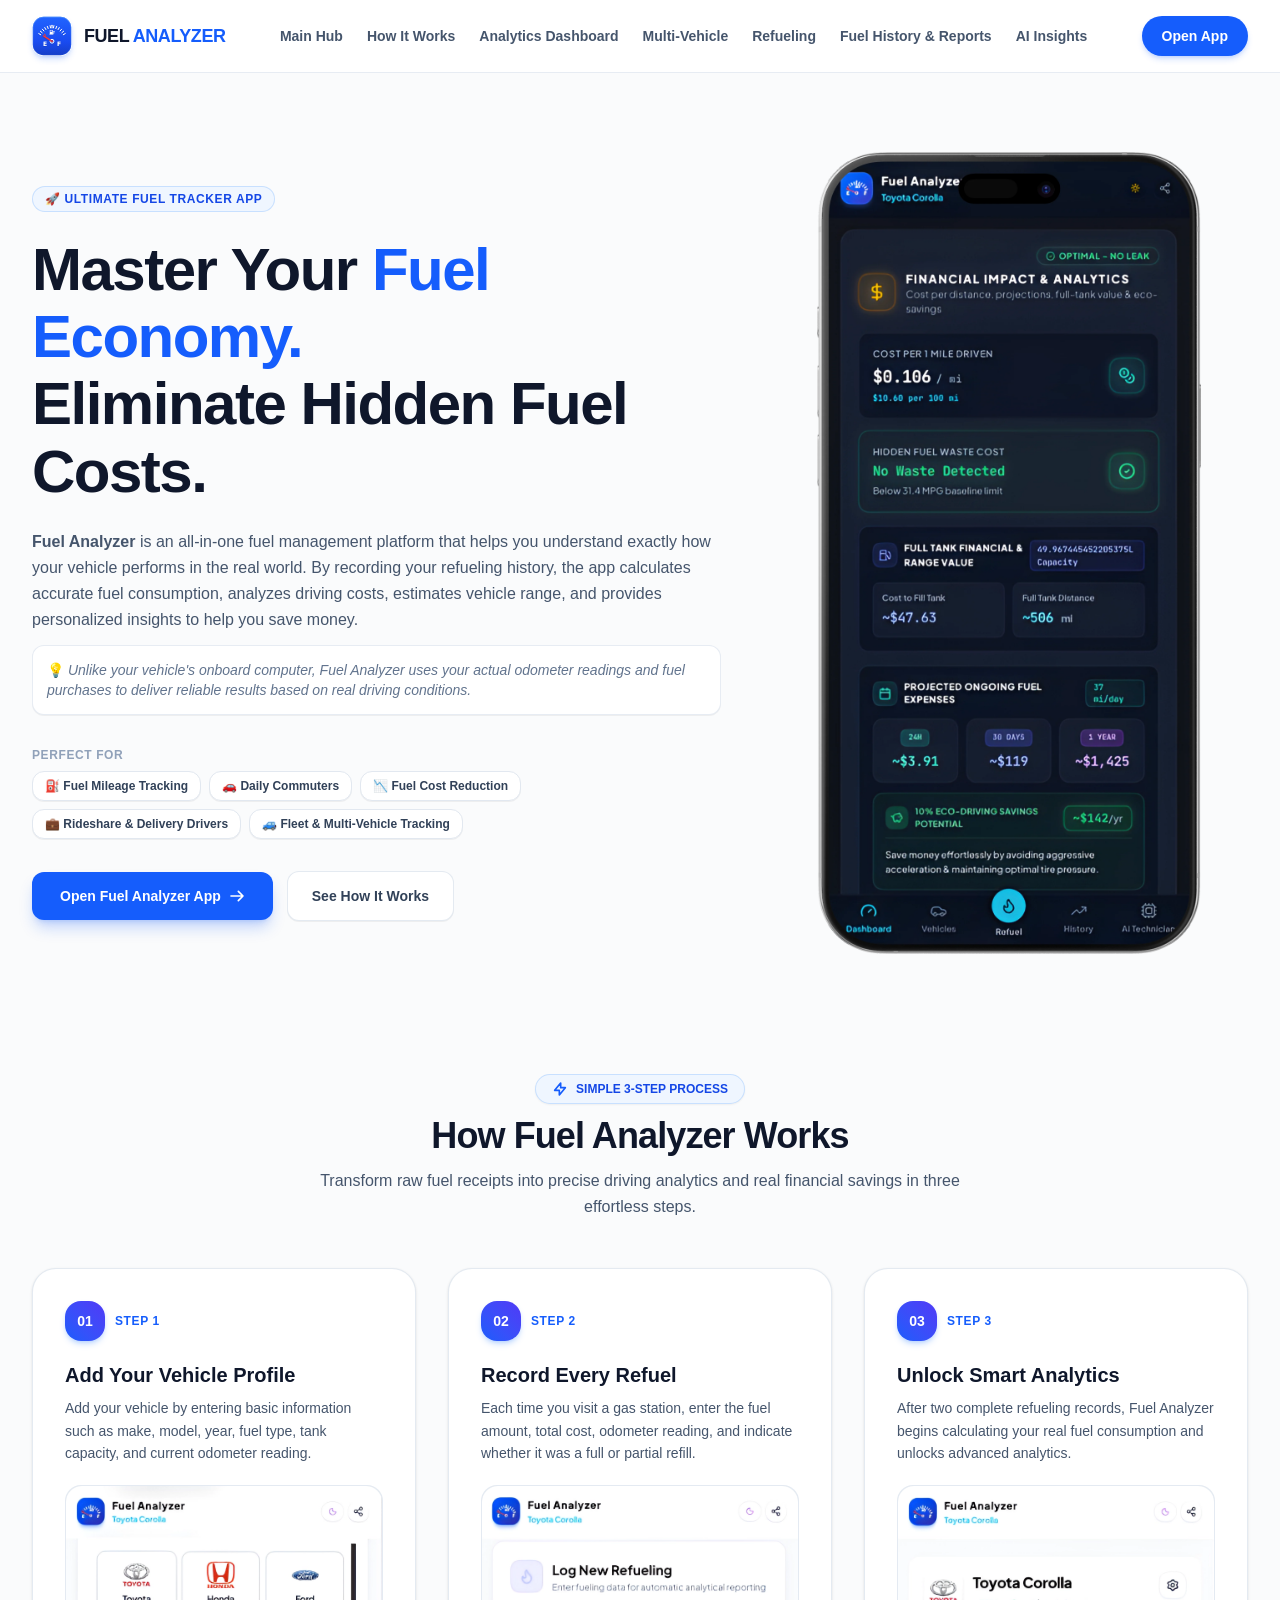
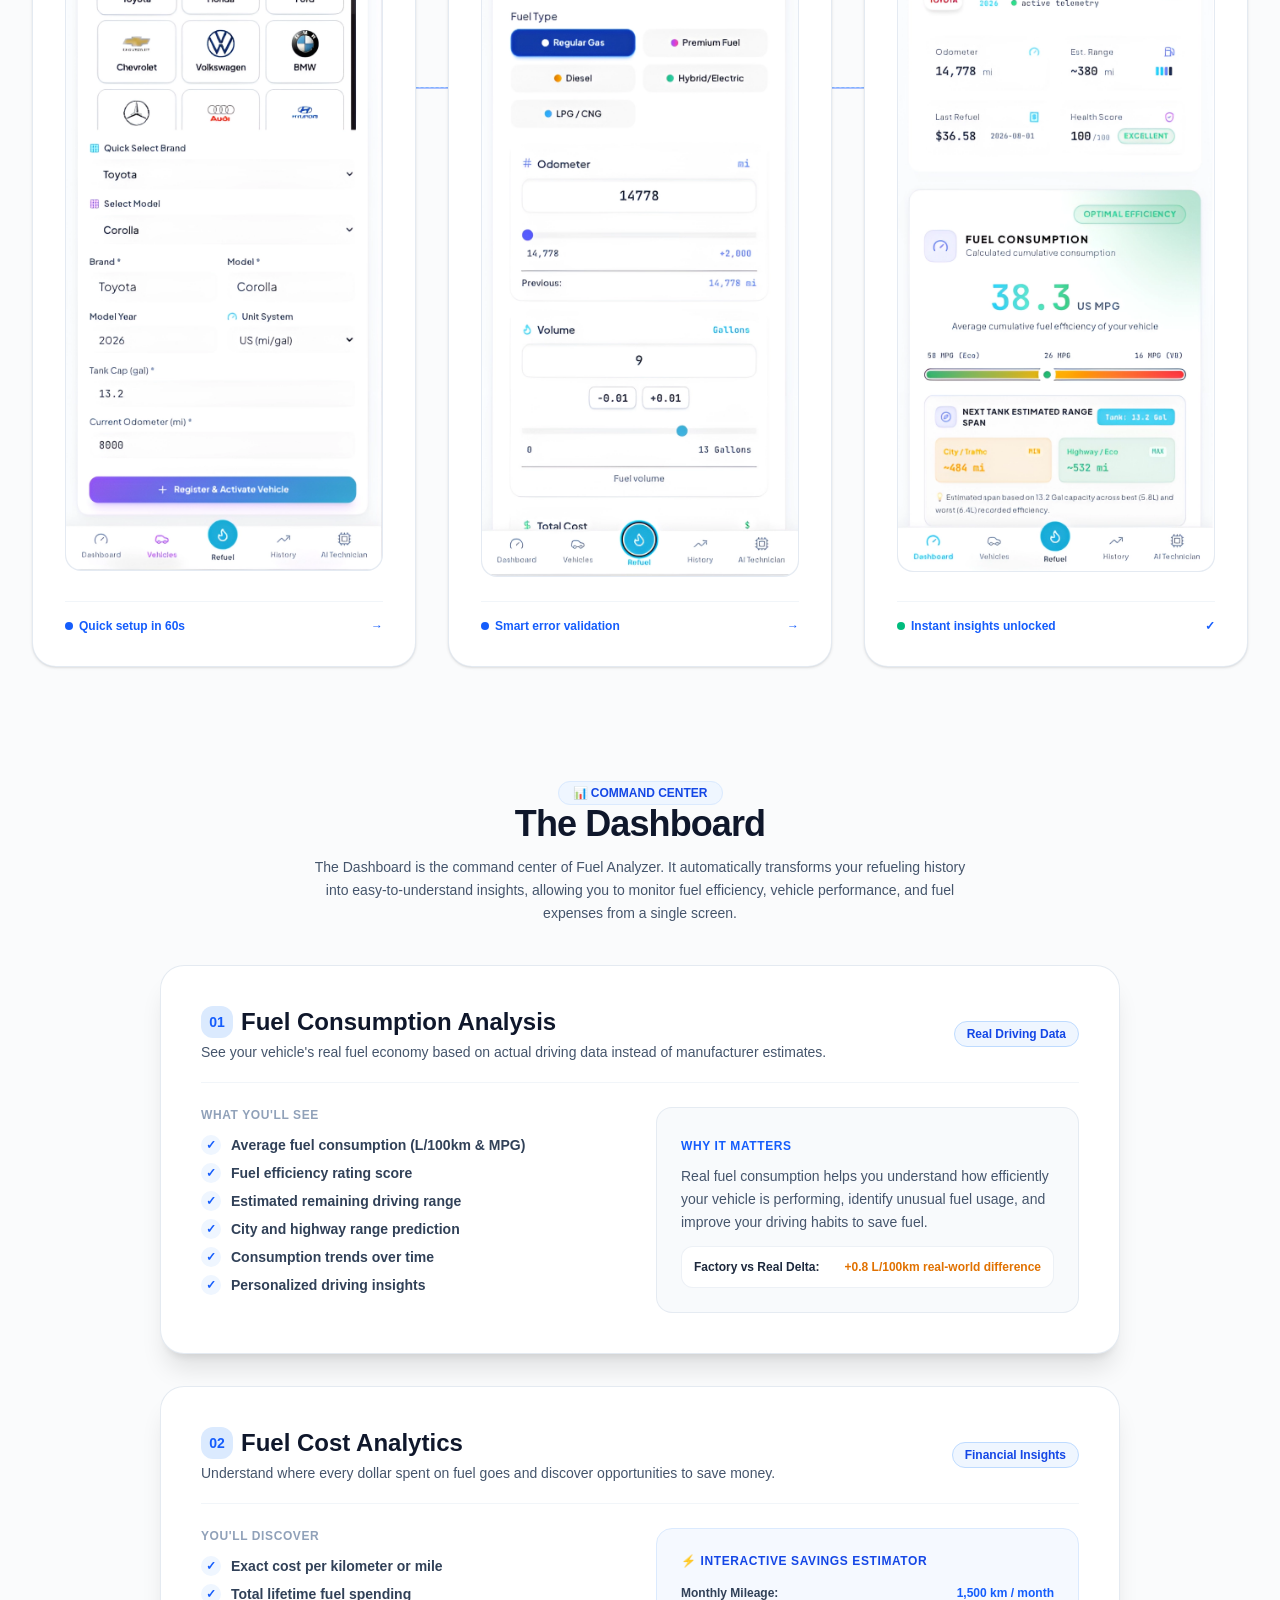
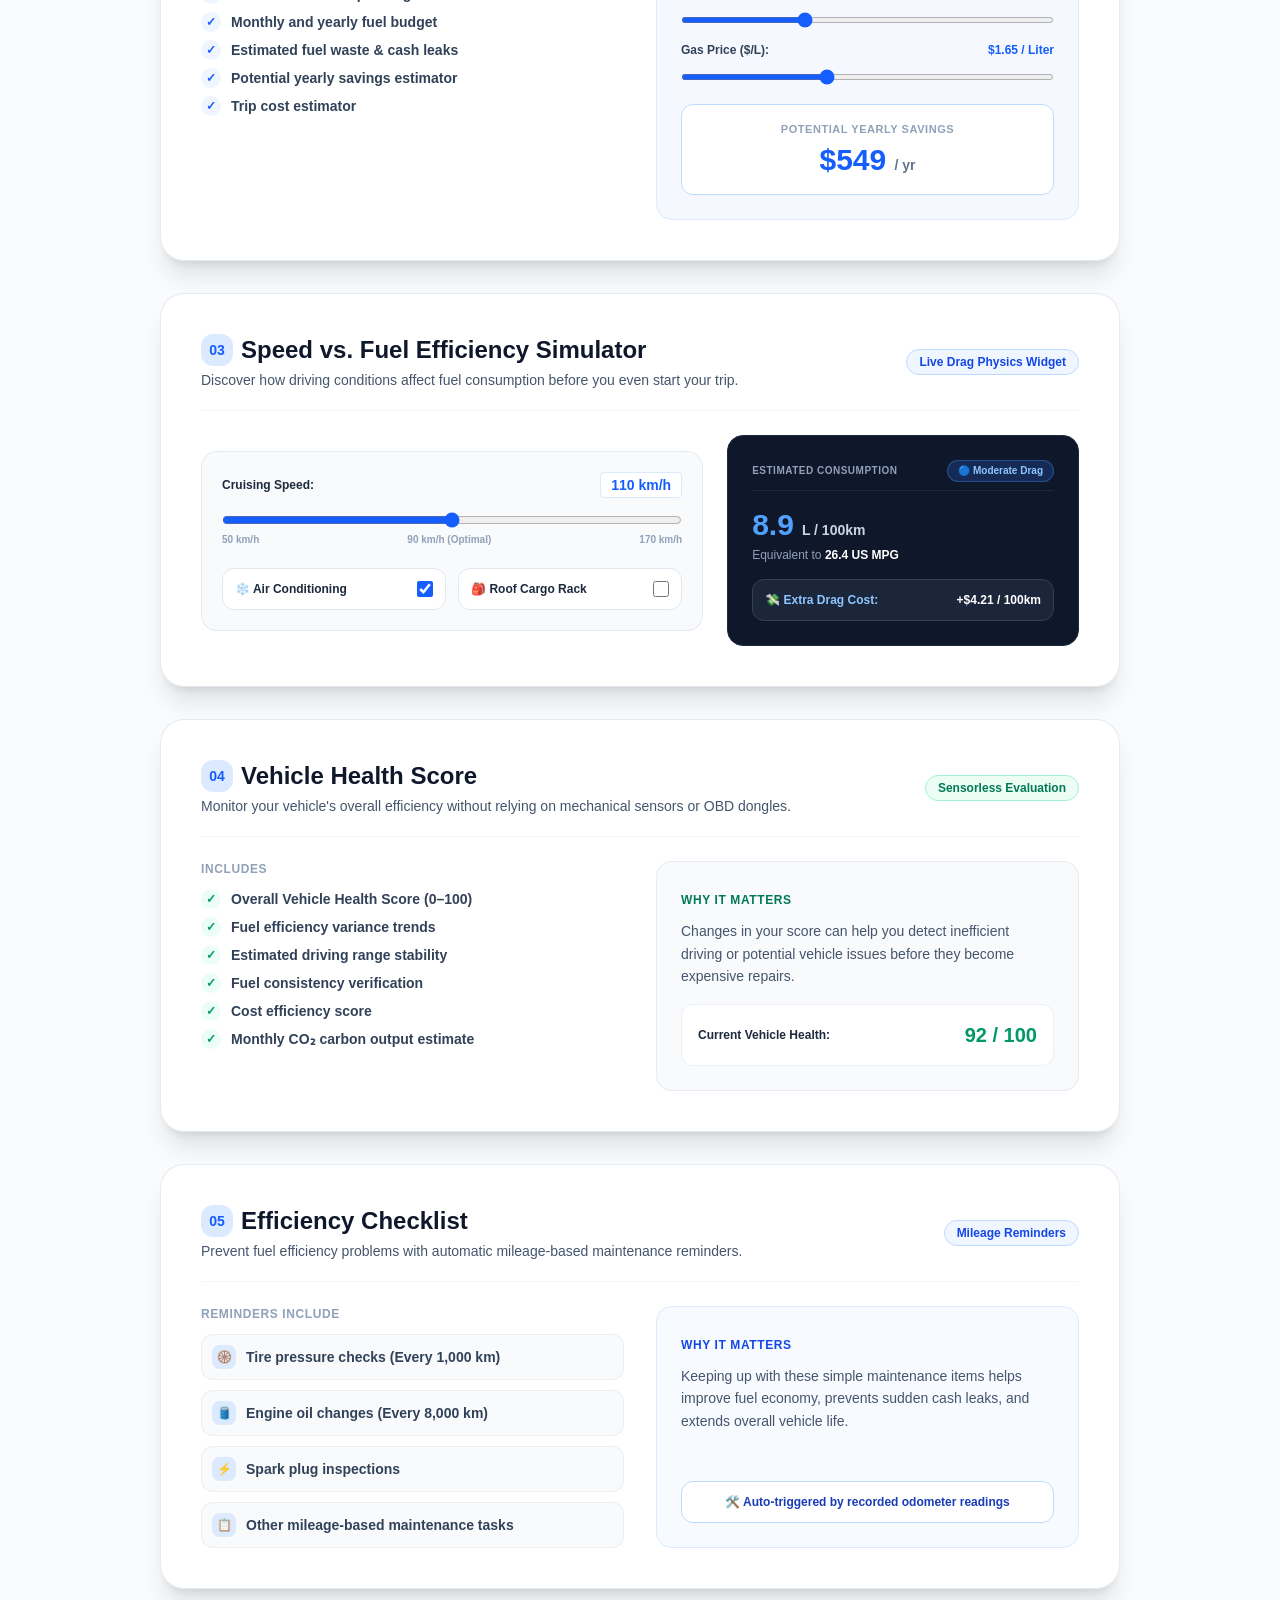
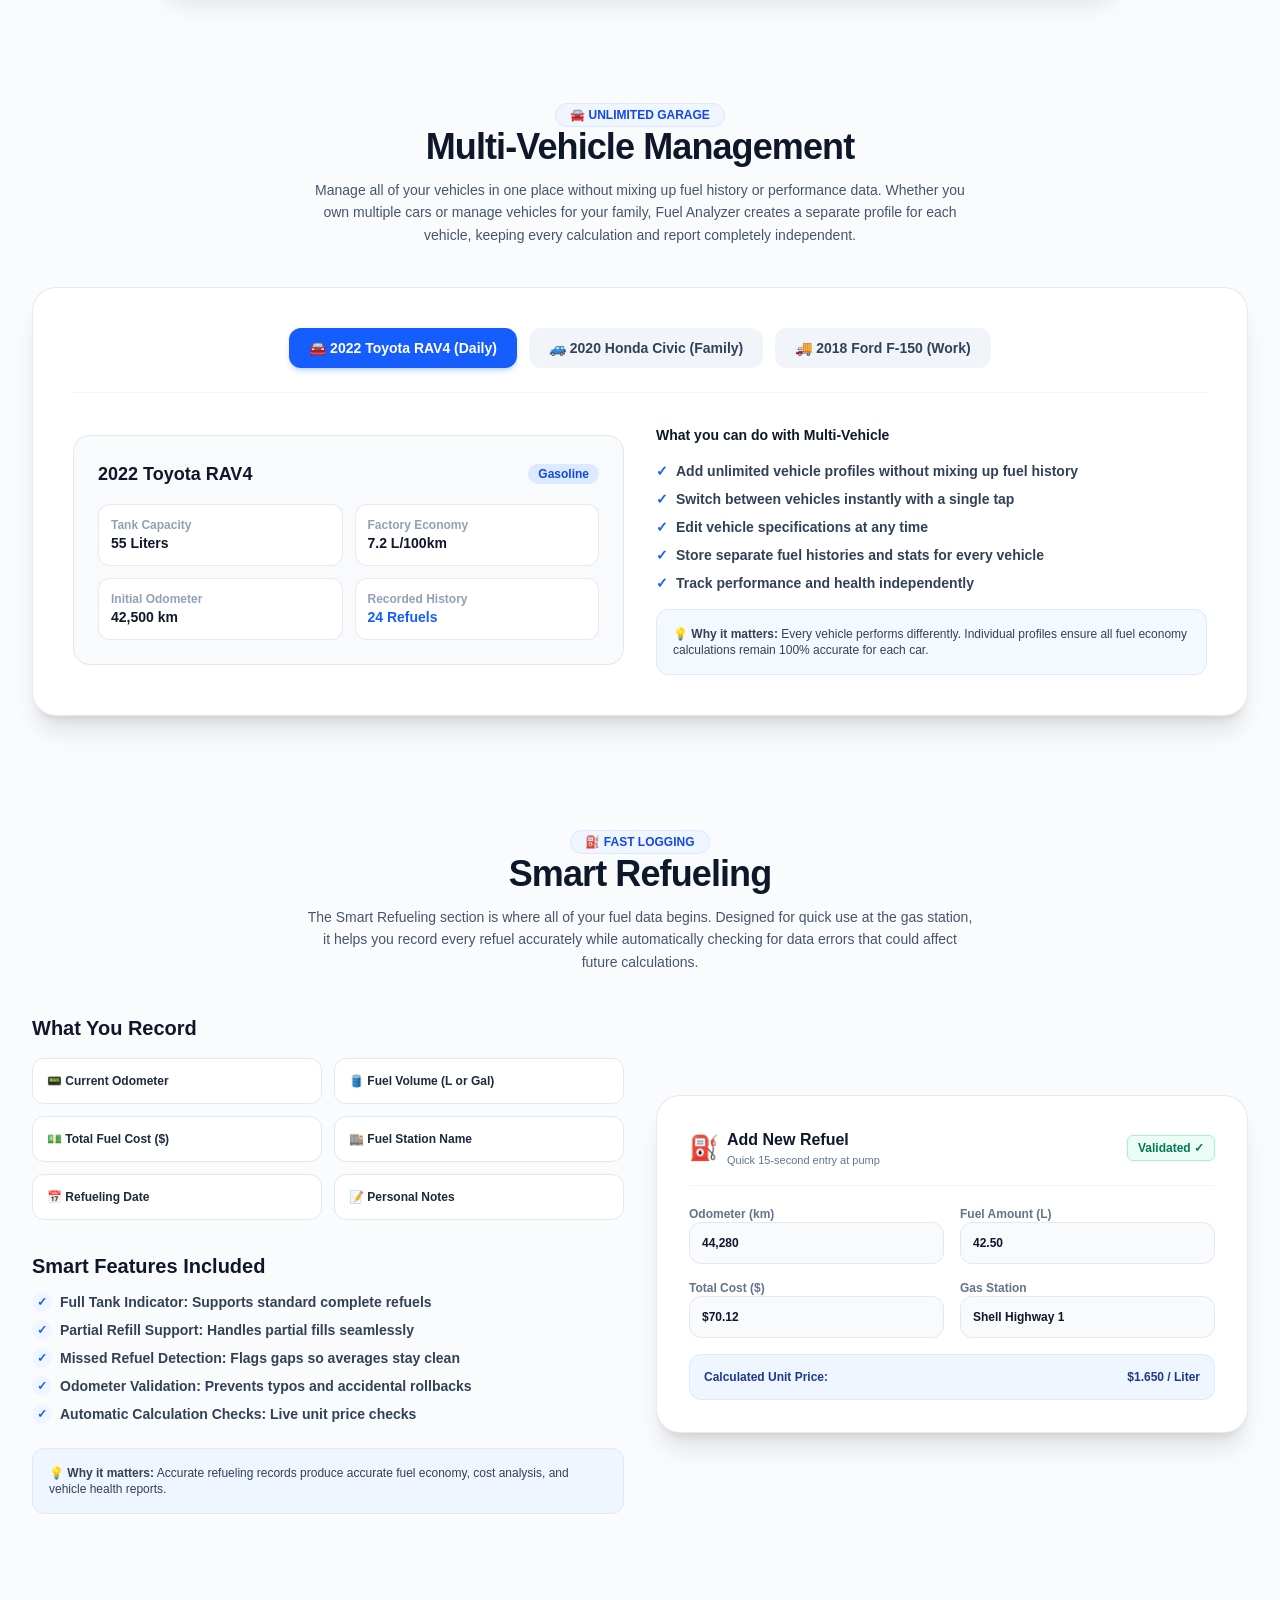
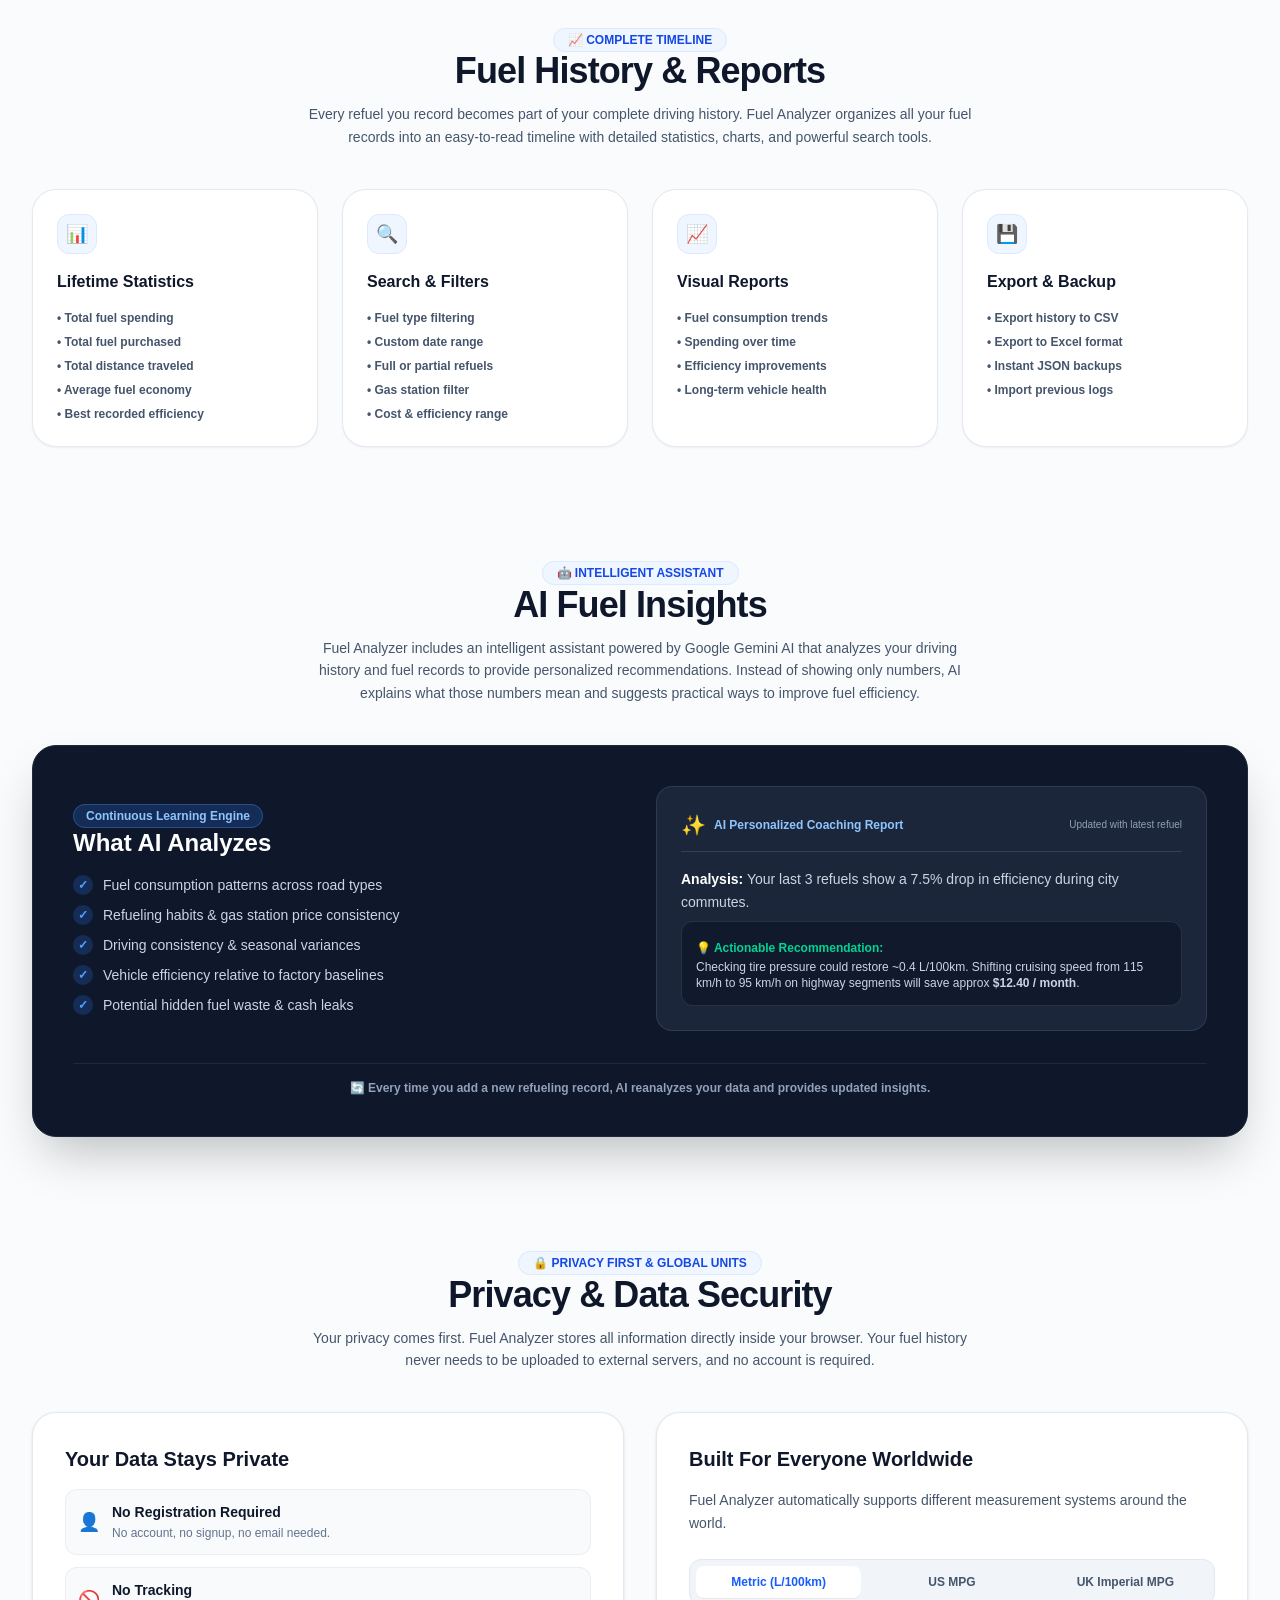
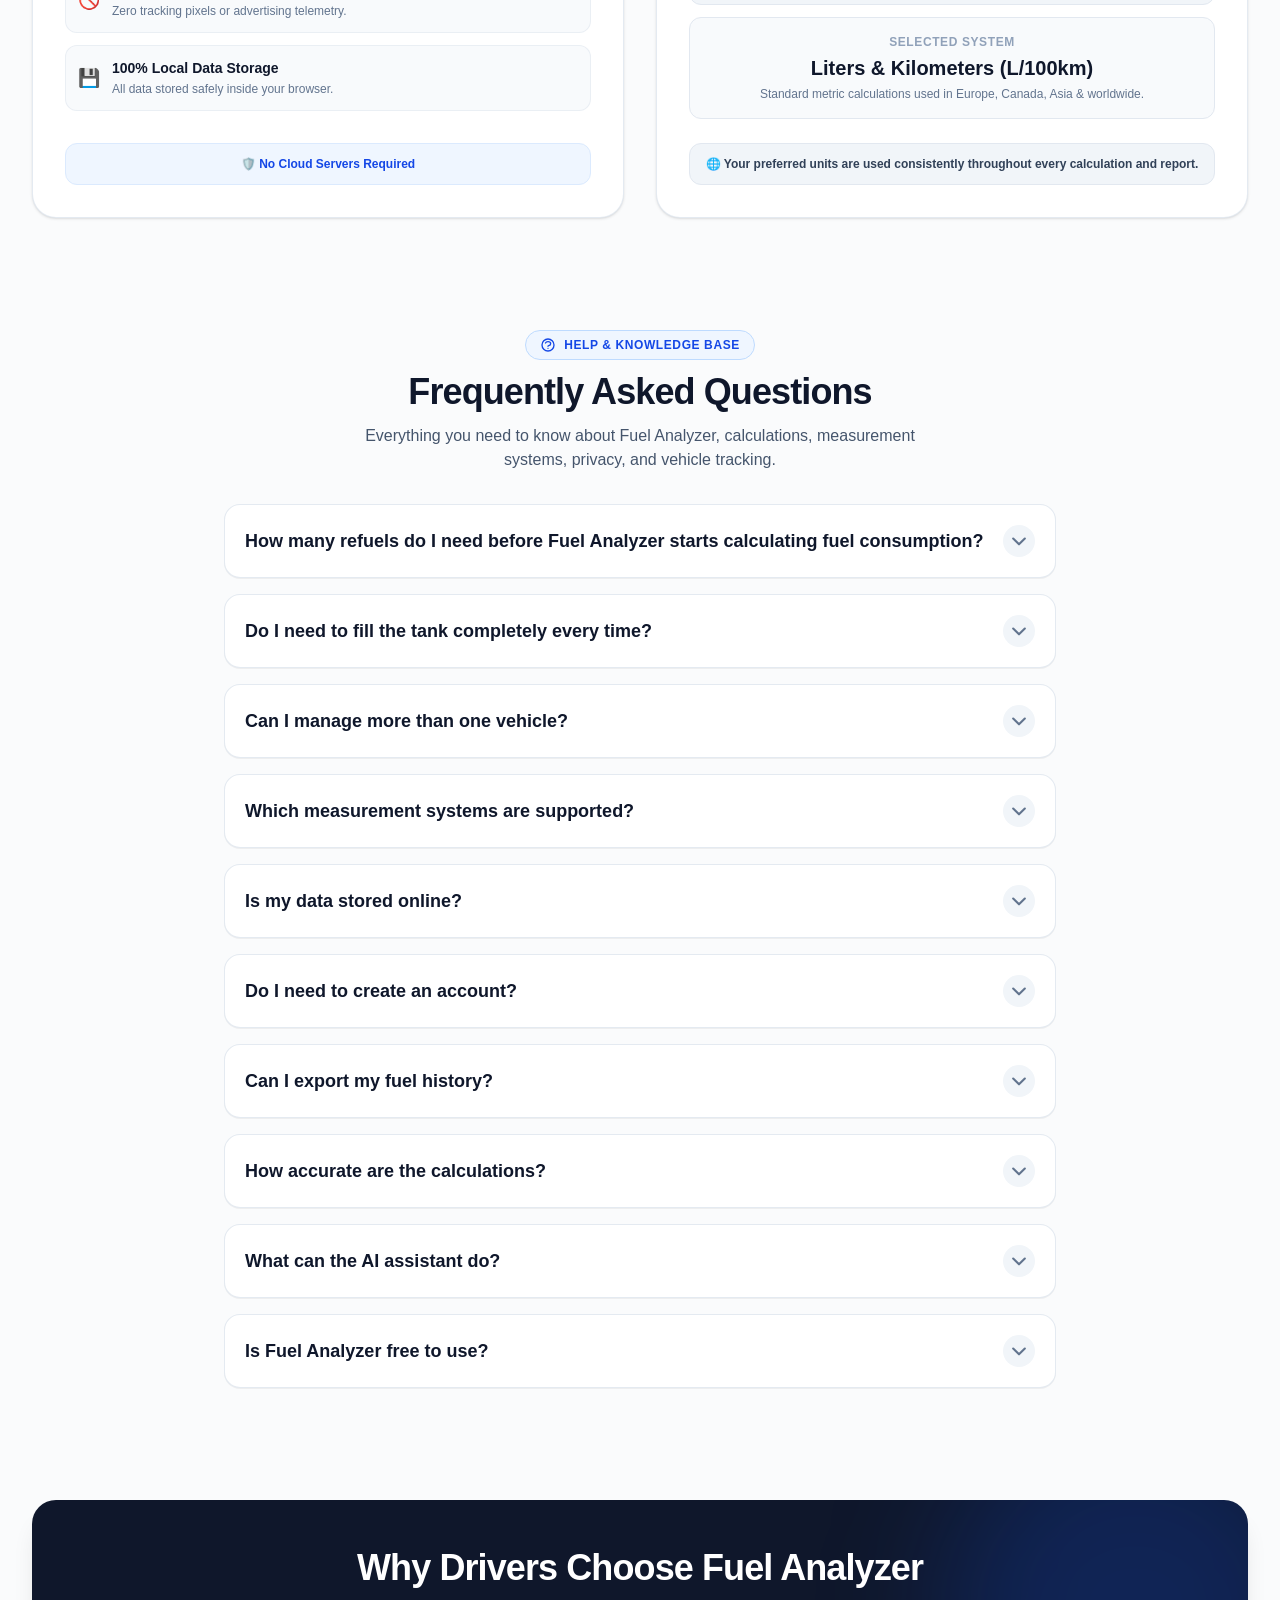
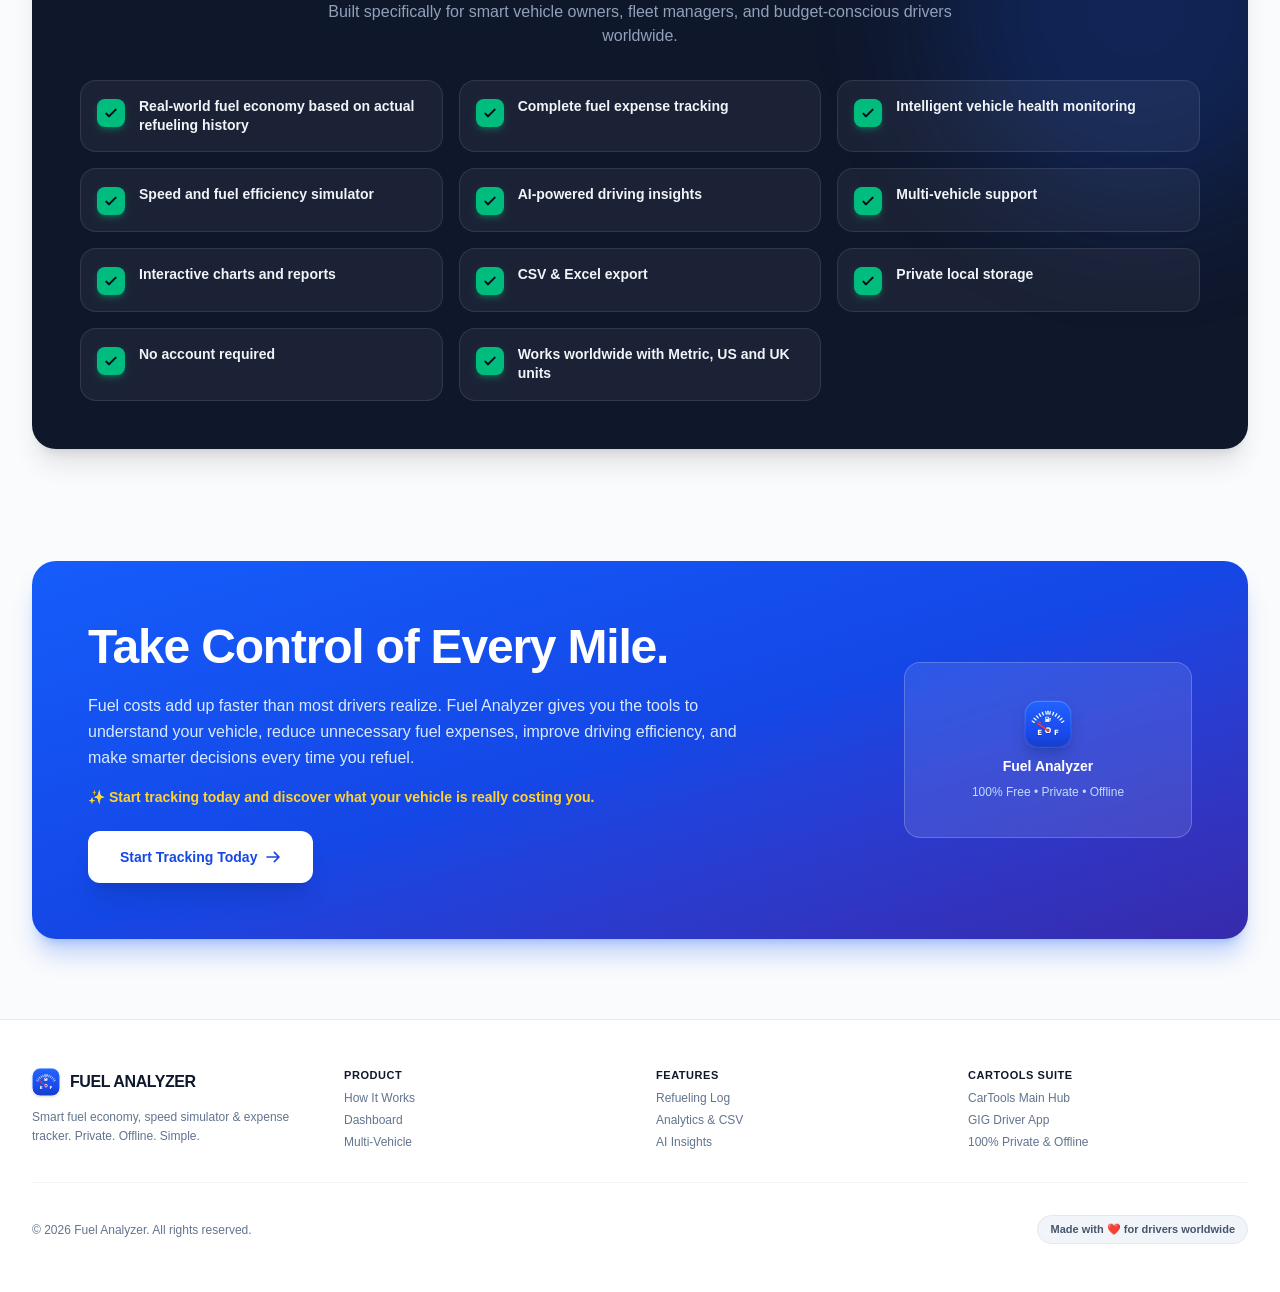
<file: tools/fuel-calculator/index.html>
<!doctype html>
<html lang="en" class="scroll-smooth">
  <head>
    <meta charset="UTF-8" />
    <meta name="viewport" content="width=device-width, initial-scale=1.0" />

    <!-- SEO Title & Metadata Architecture -->
    <title>
      Fuel Analyzer — Master Your Fuel Economy & Eliminate Hidden Fuel Costs
    </title>
    <meta
      name="description"
      content="Fuel Analyzer is an all-in-one fuel management platform. Calculate real fuel consumption, track costs, simulate aerodynamic drag, and analyze efficiency offline."
    />
    <meta
      name="keywords"
      content="fuel consumption analyzer, gas log app, mileage tracker, speed vs fuel consumption simulator, fuel waste calculator, trip cost estimator, fuel economy calculator"
    />
    <link rel="canonical" href="https://fuel.cartools.app/" />
    <meta
      property="og:title"
      content="Fuel Analyzer — Master Your Fuel Economy & Eliminate Hidden Fuel Costs"
    />
    <meta
      property="og:description"
      content="Calculate accurate fuel consumption, analyze driving costs, simulate aerodynamic drag, and get AI insights 100% private & offline."
    />
    <meta property="og:type" content="website" />
    <meta property="og:url" content="https://fuel.cartools.app" />

    <link rel="icon" type="image/svg+xml" href="/images/fuel_logo.svg" />
    <link rel="stylesheet" href="/src/style.css" />

    <!-- WebApplication JSON-LD Schema -->
    <script type="application/ld+json">
      {
        "@context": "https://schema.org",
        "@type": "WebApplication",
        "name": "Fuel Analyzer",
        "applicationCategory": "UtilitiesApplication",
        "operatingSystem": "All",
        "url": "https://fuel.cartools.app",
        "description": "Calculate exact fuel consumption, simulate speed penalties, track fuel costs, and manage multi-vehicle history offline.",
        "offers": {
          "@type": "Offer",
          "price": "0",
          "priceCurrency": "USD"
        }
      }
    </script>

    <!-- FAQPage JSON-LD Rich Snippet Schema for Google Search -->
    <script type="application/ld+json">
      {
        "@context": "https://schema.org",
        "@type": "FAQPage",
        "mainEntity": [
          {
            "@type": "Question",
            "name": "How many refuels do I need before Fuel Analyzer starts calculating fuel consumption?",
            "acceptedAnswer": {
              "@type": "Answer",
              "text": "You only need two complete refueling records. After your second full refuel, Fuel Analyzer has enough information to calculate your real fuel economy and unlock advanced analytics throughout the dashboard."
            }
          },
          {
            "@type": "Question",
            "name": "Do I need to fill the tank completely every time?",
            "acceptedAnswer": {
              "@type": "Answer",
              "text": "No. Partial refuels are fully supported and can still be recorded. However, full tank refills provide the most accurate fuel consumption calculations."
            }
          },
          {
            "@type": "Question",
            "name": "Can I manage more than one vehicle?",
            "acceptedAnswer": {
              "@type": "Answer",
              "text": "Yes. Fuel Analyzer supports multiple vehicles. Each vehicle has its own profile, fuel history, analytics, reports, and settings, so your data always stays organized."
            }
          },
          {
            "@type": "Question",
            "name": "Which measurement systems are supported?",
            "acceptedAnswer": {
              "@type": "Answer",
              "text": "Fuel Analyzer automatically supports drivers worldwide. Available unit systems include: Metric (L/100km, km/L, kilometers), US MPG (Miles per Gallon), and UK Imperial MPG. You can switch between measurement systems at any time."
            }
          },
          {
            "@type": "Question",
            "name": "Is my data stored online?",
            "acceptedAnswer": {
              "@type": "Answer",
              "text": "No. All fuel records are stored locally inside your browser. Your information stays on your device and is never uploaded unless you choose to export it yourself."
            }
          },
          {
            "@type": "Question",
            "name": "Do I need to create an account?",
            "acceptedAnswer": {
              "@type": "Answer",
              "text": "No registration is required. Simply open the app, create a vehicle profile, and start tracking your fuel history immediately."
            }
          },
          {
            "@type": "Question",
            "name": "Can I export my fuel history?",
            "acceptedAnswer": {
              "@type": "Answer",
              "text": "Yes. Your complete fuel log can be exported for backup, reporting, or transferring to another device. Existing data can also be imported whenever needed."
            }
          },
          {
            "@type": "Question",
            "name": "How accurate are the calculations?",
            "acceptedAnswer": {
              "@type": "Answer",
              "text": "Fuel Analyzer uses your actual odometer readings and refueling history instead of manufacturer estimates, providing calculations that closely reflect your real driving conditions."
            }
          },
          {
            "@type": "Question",
            "name": "What can the AI assistant do?",
            "acceptedAnswer": {
              "@type": "Answer",
              "text": "The AI assistant reviews your fuel history, driving patterns, and vehicle performance to provide personalized recommendations that help improve fuel economy, reduce fuel costs, and identify unusual changes in efficiency."
            }
          },
          {
            "@type": "Question",
            "name": "Is Fuel Analyzer free to use?",
            "acceptedAnswer": {
              "@type": "Answer",
              "text": "Yes. Fuel Analyzer is available as a free web application with no registration required."
            }
          }
        ]
      }
    </script>
    <style>
      /* Custom utility for smooth stacking cards */
      .sticky-card {
        transition:
          transform 0.2s ease,
          box-shadow 0.2s ease;
      }
    </style>
  </head>
  <body
    class="bg-slate-50/70 text-slate-900 font-sans antialiased selection:bg-blue-600 selection:text-white relative overflow-x-hidden min-h-screen flex flex-col"
  >
    <!-- Fixed Header Navigation -->
    <header
      id="header"
      class="fixed top-0 inset-x-0 z-50 bg-white/90 backdrop-blur-md border-b border-slate-200/80"
    >
      <div
        class="max-w-7xl mx-auto px-4 sm:px-6 lg:px-8 h-18 flex items-center justify-between"
      >
        <!-- Logo & Brand Name -->
        <a href="/" class="flex items-center gap-3 group">
          <img
            src="/images/fuel_logo.svg"
            alt="Fuel Analyzer Logo"
            width="40"
            height="40"
            class="w-9 h-9 sm:w-10 sm:h-10 object-contain rounded-xl shadow-md shadow-blue-600/20 transition-transform group-hover:scale-105"
            loading="eager"
            decoding="async"
          />
          <span class="text-lg font-black tracking-tight text-slate-900">
            FUEL <span class="text-blue-600">ANALYZER</span>
          </span>
        </a>

        <!-- Navigation Links -->
        <nav
          class="hidden lg:flex items-center gap-6 text-xs sm:text-sm font-bold text-slate-600"
        >
          <a href="/" class="hover:text-blue-600 transition-colors">Main Hub</a>
          <a href="#how-it-works" class="hover:text-blue-600 transition-colors"
            >How It Works</a
          >
          <a href="#dashboard" class="hover:text-blue-600 transition-colors"
            >Analytics Dashboard</a
          >
          <a href="#multi-vehicle" class="hover:text-blue-600 transition-colors"
            >Multi-Vehicle</a
          >
          <a
            href="#smart-refueling"
            class="hover:text-blue-600 transition-colors"
            >Refueling</a
          >
          <a
            href="#history-analytics"
            class="hover:text-blue-600 transition-colors"
            >Fuel History & Reports</a
          >
          <a href="#ai-insights" class="hover:text-blue-600 transition-colors"
            >AI Insights</a
          >
        </nav>

        <!-- Right CTA Button & Mobile Menu Toggle -->
        <div class="flex items-center gap-2">
          <a
            href="https://fuel.cartools.app"
            target="_blank"
            rel="noopener noreferrer"
            class="px-4 py-2 sm:px-5 sm:py-2.5 rounded-full bg-blue-600 hover:bg-blue-700 text-white text-xs sm:text-sm font-bold transition-all shadow-md shadow-blue-600/20 hover:shadow-lg hover:shadow-blue-600/30 transform hover:-translate-y-0.5"
          >
            Open App
          </a>
          <button
            id="fuel-mobile-menu-btn"
            type="button"
            aria-label="Toggle Navigation"
            class="lg:hidden p-2 rounded-xl border border-slate-200 bg-slate-50 text-slate-700 hover:text-blue-600 focus:outline-none cursor-pointer"
          >
            <svg
              id="fuel-hamburger-icon"
              class="w-5 h-5"
              fill="none"
              stroke="currentColor"
              viewBox="0 0 24 24"
            >
              <path
                stroke-linecap="round"
                stroke-linejoin="round"
                stroke-width="2"
                d="M4 6h16M4 12h16M4 18h16"
              />
            </svg>
            <svg
              id="fuel-close-icon"
              class="w-5 h-5 hidden"
              fill="none"
              stroke="currentColor"
              viewBox="0 0 24 24"
            >
              <path
                stroke-linecap="round"
                stroke-linejoin="round"
                stroke-width="2"
                d="M6 18L18 6M6 6l12 12"
              />
            </svg>
          </button>
        </div>
      </div>

      <!-- Mobile Dropdown Navigation -->
      <div
        id="fuel-mobile-menu"
        class="hidden lg:hidden bg-white border-b border-slate-200 px-4 py-3 space-y-1.5 shadow-xl max-h-[70vh] overflow-y-auto"
      >
        <a
          href="/"
          class="block py-2 px-3 rounded-lg text-xs font-bold text-slate-700 hover:bg-blue-50"
          >🏠 Main Hub</a
        >
        <a
          href="#how-it-works"
          class="fuel-mobile-link block py-2 px-3 rounded-lg text-xs font-bold text-slate-700 hover:bg-blue-50"
          >How It Works</a
        >
        <a
          href="#dashboard"
          class="fuel-mobile-link block py-2 px-3 rounded-lg text-xs font-bold text-slate-700 hover:bg-blue-50"
          >Analytics Dashboard</a
        >
        <a
          href="#multi-vehicle"
          class="fuel-mobile-link block py-2 px-3 rounded-lg text-xs font-bold text-slate-700 hover:bg-blue-50"
          >Multi-Vehicle</a
        >
        <a
          href="#smart-refueling"
          class="fuel-mobile-link block py-2 px-3 rounded-lg text-xs font-bold text-slate-700 hover:bg-blue-50"
          >Refueling</a
        >
        <a
          href="#history-analytics"
          class="fuel-mobile-link block py-2 px-3 rounded-lg text-xs font-bold text-slate-700 hover:bg-blue-50"
          >Fuel History & Reports</a
        >
        <a
          href="#ai-insights"
          class="fuel-mobile-link block py-2 px-3 rounded-lg text-xs font-bold text-slate-700 hover:bg-blue-50"
          >AI Insights</a
        >
        <a
          href="/tools/gig-driver-calculator"
          class="block py-2 px-3 rounded-lg text-xs font-bold text-emerald-700 bg-emerald-50 hover:bg-emerald-100"
          >GIG Driver Tool →</a
        >
      </div>
    </header>

    <!-- Main Content -->
    <main class="flex-grow pt-24 sm:pt-28 pb-20 space-y-20 sm:space-y-28">
      <!-- 1. HERO SECTION -->
      <section class="max-w-7xl mx-auto px-4 sm:px-6 lg:px-8 pt-4 sm:pt-8">
        <div
          class="grid grid-cols-1 lg:grid-cols-12 gap-10 lg:gap-12 items-center"
        >
          <!-- Left Column Content -->
          <div class="lg:col-span-7 space-y-6 text-left">
            <!-- Eyebrow Badge -->
            <div
              class="inline-flex items-center gap-2 px-3 py-1 rounded-full bg-blue-50 border border-blue-200/80 text-blue-700 text-xs font-extrabold uppercase tracking-wider"
            >
              🚀 ULTIMATE FUEL TRACKER APP
            </div>

            <!-- Main Headline -->
            <h1
              class="text-4xl sm:text-5xl lg:text-6xl font-black text-slate-900 tracking-tight leading-[1.12]"
            >
              Master Your <span class="text-blue-600">Fuel Economy.</span><br />
              Eliminate Hidden Fuel Costs.
            </h1>

            <!-- Description Paragraphs -->
            <div
              class="space-y-3 text-slate-600 text-sm sm:text-base font-medium leading-relaxed"
            >
              <p>
                <strong>Fuel Analyzer</strong> is an all-in-one fuel management
                platform that helps you understand exactly how your vehicle
                performs in the real world. By recording your refueling history,
                the app calculates accurate fuel consumption, analyzes driving
                costs, estimates vehicle range, and provides personalized
                insights to help you save money.
              </p>
              <p
                class="text-xs sm:text-sm text-slate-500 bg-white p-3.5 rounded-xl border border-slate-200/80 shadow-2xs"
              >
                💡
                <em
                  >Unlike your vehicle's onboard computer, Fuel Analyzer uses
                  your actual odometer readings and fuel purchases to deliver
                  reliable results based on real driving conditions.</em
                >
              </p>
            </div>

            <!-- "Perfect For" Badges -->
            <section
              aria-labelledby="perfect-for-heading"
              class="space-y-2 pt-2"
            >
              <h2
                id="perfect-for-heading"
                class="text-xs font-extrabold uppercase tracking-wider text-slate-400"
              >
                Perfect for
              </h2>
              <ul class="flex flex-wrap gap-2">
                <li
                  class="px-3 py-1.5 rounded-xl bg-white border border-slate-200 text-slate-700 text-xs font-bold shadow-2xs flex items-center gap-1.5"
                >
                  ⛽ Fuel Mileage Tracking
                </li>
                <li
                  class="px-3 py-1.5 rounded-xl bg-white border border-slate-200 text-slate-700 text-xs font-bold shadow-2xs flex items-center gap-1.5"
                >
                  🚗 Daily Commuters
                </li>
                <li
                  class="px-3 py-1.5 rounded-xl bg-white border border-slate-200 text-slate-700 text-xs font-bold shadow-2xs flex items-center gap-1.5"
                >
                  📉 Fuel Cost Reduction
                </li>
                <li
                  class="px-3 py-1.5 rounded-xl bg-white border border-slate-200 text-slate-700 text-xs font-bold shadow-2xs flex items-center gap-1.5"
                >
                  💼 Rideshare & Delivery Drivers
                </li>
                <li
                  class="px-3 py-1.5 rounded-xl bg-white border border-slate-200 text-slate-700 text-xs font-bold shadow-2xs flex items-center gap-1.5"
                >
                  🚙 Fleet & Multi-Vehicle Tracking
                </li>
              </ul>
            </section>

            <!-- Action Buttons -->
            <div
              class="flex flex-col sm:flex-row items-stretch sm:items-center gap-3.5 pt-2"
            >
              <a
                href="https://fuel.cartools.app"
                target="_blank"
                rel="noopener noreferrer"
                class="px-7 py-3.5 rounded-xl bg-blue-600 hover:bg-blue-700 text-white font-extrabold text-sm shadow-lg shadow-blue-600/25 transition-all transform hover:-translate-y-0.5 flex items-center justify-center gap-2 group"
              >
                <span>Open Fuel Analyzer App</span>
                <svg
                  class="w-4 h-4 group-hover:translate-x-1 transition-transform"
                  fill="none"
                  stroke="currentColor"
                  viewBox="0 0 24 24"
                >
                  <path
                    stroke-linecap="round"
                    stroke-linejoin="round"
                    stroke-width="2.5"
                    d="M14 5l7 7m0 0l-7 7m7-7H3"
                  />
                </svg>
              </a>
              <a
                href="#how-it-works"
                class="px-6 py-3.5 rounded-xl bg-white hover:bg-slate-50 text-slate-700 font-extrabold text-sm border border-slate-200/90 shadow-2xs transition-all flex items-center justify-center gap-2"
              >
                <span>See How It Works</span>
              </a>
            </div>
          </div>

          <!-- Right Column Preview Image -->
          <div class="lg:col-span-5 flex items-center justify-center p-2">
            <img
              src="/images/fuel-app-2x-hiro.webp"
              alt="Fuel Economy Tracker App Preview"
              width="1839"
              height="3840"
              class="w-full max-w-xs sm:max-w-sm h-auto object-contain"
              loading="eager"
              decoding="async"
              fetchpriority="high"
            />
          </div>
        </div>
      </section>

      <!-- 2. HOW IT WORKS SECTION (Interactive Step-by-Step Flow with UI Snippets & Flow Connectors) -->
      <section
        id="how-it-works"
        class="max-w-7xl mx-auto px-4 sm:px-6 lg:px-8 space-y-12"
      >
        <!-- Section Header -->
        <div class="space-y-3 max-w-2xl mx-auto text-center">
          <span
            class="inline-flex items-center gap-2 px-4 py-1.5 rounded-full bg-blue-50 text-blue-700 text-xs font-black border border-blue-200/80 shadow-xs"
          >
            <svg
              class="w-4 h-4 text-blue-600"
              fill="none"
              stroke="currentColor"
              viewBox="0 0 24 24"
            >
              <path
                stroke-linecap="round"
                stroke-linejoin="round"
                stroke-width="2.5"
                d="M13 10V3L4 14h7v7l9-11h-7z"
              />
            </svg>
            SIMPLE 3-STEP PROCESS
          </span>
          <h2
            class="text-3xl sm:text-4xl font-black text-slate-900 tracking-tight"
          >
            How Fuel Analyzer Works
          </h2>
          <p
            class="text-sm sm:text-base text-slate-600 font-medium leading-relaxed"
          >
            Transform raw fuel receipts into precise driving analytics and real
            financial savings in three effortless steps.
          </p>
        </div>

        <!-- Step Flow Container with Desktop Connecting Line -->
        <div class="relative">
          <!-- Background Desktop Flow Line with Connecting Line -->
          <div
            class="hidden md:block absolute top-1/2 left-12 right-12 -translate-y-20 pointer-events-none z-0"
          >
            <div
              class="h-0.5 w-full bg-gradient-to-r from-blue-200 via-indigo-300 to-blue-200 border-t border-dashed border-blue-400/50"
            ></div>
          </div>

          <!-- 3 Step Cards Grid -->
          <div class="grid grid-cols-1 md:grid-cols-3 gap-8 relative z-10">
            <!-- STEP 1 CARD -->
            <div
              class="p-6 sm:p-8 rounded-3xl bg-white border border-slate-200/90 shadow-sm relative space-y-6 group hover:border-blue-400 hover:shadow-xl hover:-translate-y-1.5 transition-all duration-300 flex flex-col justify-between"
            >
              <div class="space-y-5">
                <!-- Step Top Header: Badge + Car Icon -->
                <div class="flex items-center justify-between">
                  <div class="flex items-center gap-2.5">
                    <span
                      class="w-10 h-10 rounded-2xl bg-gradient-to-tr from-blue-600 to-indigo-600 text-white font-black text-sm flex items-center justify-center shadow-md shadow-blue-500/25"
                    >
                      01
                    </span>
                    <span
                      class="text-xs font-black tracking-wider text-blue-600 uppercase"
                      >STEP 1</span
                    >
                  </div>
                </div>

                <!-- Step Title & Description -->
                <div class="space-y-2">
                  <h3
                    class="text-xl font-extrabold text-slate-900 group-hover:text-blue-600 transition-colors"
                  >
                    Add Your Vehicle Profile
                  </h3>
                  <p
                    class="text-xs sm:text-sm text-slate-600 leading-relaxed font-medium"
                  >
                    Add your vehicle by entering basic information such as make,
                    model, year, fuel type, tank capacity, and current odometer
                    reading.
                  </p>
                </div>

                <!-- Step Image Showcase: fuel-step1.webp -->
                <div
                  class="rounded-2xl overflow-hidden bg-slate-100 border border-slate-200/80 shadow-inner group-hover:shadow-md transition-all transform group-hover:scale-[1.02]"
                >
                  <img
                    src="/images/fuel-app-step-2x-01.webp"
                    alt="Fuel Analyzer Step 1 - Vehicle Setup"
                    width="750"
                    height="1624"
                    class="w-full h-auto object-cover rounded-2xl"
                    loading="lazy"
                    decoding="async"
                  />
                </div>
              </div>

              <!-- Bottom Badge -->
              <div
                class="pt-4 border-t border-slate-100 flex items-center justify-between text-xs font-extrabold text-blue-600"
              >
                <span class="flex items-center gap-1.5">
                  <span class="w-2 h-2 rounded-full bg-blue-600"></span>
                  Quick setup in 60s
                </span>
                <span class="group-hover:translate-x-1 transition-transform"
                  >→</span
                >
              </div>
            </div>

            <!-- STEP 2 CARD -->
            <div
              class="p-6 sm:p-8 rounded-3xl bg-white border border-slate-200/90 shadow-sm relative space-y-6 group hover:border-blue-400 hover:shadow-xl hover:-translate-y-1.5 transition-all duration-300 flex flex-col justify-between"
            >
              <div class="space-y-5">
                <!-- Step Top Header: Badge + Gas Station Icon -->
                <div class="flex items-center justify-between">
                  <div class="flex items-center gap-2.5">
                    <span
                      class="w-10 h-10 rounded-2xl bg-gradient-to-tr from-blue-600 to-indigo-600 text-white font-black text-sm flex items-center justify-center shadow-md shadow-blue-500/25"
                    >
                      02
                    </span>
                    <span
                      class="text-xs font-black tracking-wider text-blue-600 uppercase"
                      >STEP 2</span
                    >
                  </div>
                </div>

                <!-- Step Title & Description -->
                <div class="space-y-2">
                  <h3
                    class="text-xl font-extrabold text-slate-900 group-hover:text-blue-600 transition-colors"
                  >
                    Record Every Refuel
                  </h3>
                  <p
                    class="text-xs sm:text-sm text-slate-600 leading-relaxed font-medium"
                  >
                    Each time you visit a gas station, enter the fuel amount,
                    total cost, odometer reading, and indicate whether it was a
                    full or partial refill.
                  </p>
                </div>

                <!-- Step Image Showcase: fuel-step2.webp -->
                <div
                  class="rounded-2xl overflow-hidden bg-slate-100 border border-slate-200/80 shadow-inner group-hover:shadow-md transition-all transform group-hover:scale-[1.02]"
                >
                  <img
                    src="/images/fuel-app-step-2x-02.webp"
                    alt="Fuel Analyzer Step 2 - Record Refuel"
                    width="744"
                    height="1624"
                    class="w-full h-auto object-cover rounded-2xl"
                    loading="lazy"
                    decoding="async"
                  />
                </div>
              </div>

              <!-- Bottom Badge -->
              <div
                class="pt-4 border-t border-slate-100 flex items-center justify-between text-xs font-extrabold text-blue-600"
              >
                <span class="flex items-center gap-1.5">
                  <span class="w-2 h-2 rounded-full bg-blue-600"></span>
                  Smart error validation
                </span>
                <span class="group-hover:translate-x-1 transition-transform"
                  >→</span
                >
              </div>
            </div>

            <!-- STEP 3 CARD -->
            <div
              class="p-6 sm:p-8 rounded-3xl bg-white border border-slate-200/90 shadow-sm relative space-y-6 group hover:border-blue-400 hover:shadow-xl hover:-translate-y-1.5 transition-all duration-300 flex flex-col justify-between"
            >
              <div class="space-y-5">
                <!-- Step Top Header: Badge + Analytics Icon -->
                <div class="flex items-center justify-between">
                  <div class="flex items-center gap-2.5">
                    <span
                      class="w-10 h-10 rounded-2xl bg-gradient-to-tr from-blue-600 to-indigo-600 text-white font-black text-sm flex items-center justify-center shadow-md shadow-blue-500/25"
                    >
                      03
                    </span>
                    <span
                      class="text-xs font-black tracking-wider text-blue-600 uppercase"
                      >STEP 3</span
                    >
                  </div>
                </div>

                <!-- Step Title & Description -->
                <div class="space-y-2">
                  <h3
                    class="text-xl font-extrabold text-slate-900 group-hover:text-blue-600 transition-colors"
                  >
                    Unlock Smart Analytics
                  </h3>
                  <p
                    class="text-xs sm:text-sm text-slate-600 leading-relaxed font-medium"
                  >
                    After two complete refueling records, Fuel Analyzer begins
                    calculating your real fuel consumption and unlocks advanced
                    analytics.
                  </p>
                </div>

                <!-- Step Image Showcase: fuel-step3.webp -->
                <div
                  class="rounded-2xl overflow-hidden bg-slate-100 border border-slate-200/80 shadow-inner group-hover:shadow-md transition-all transform group-hover:scale-[1.02]"
                >
                  <img
                    src="/images/fuel-app-step-2x-03.webp"
                    alt="Fuel Analyzer Step 3 - Real Insights"
                    width="748"
                    height="1622"
                    class="w-full h-auto object-cover rounded-2xl"
                    loading="lazy"
                    decoding="async"
                  />
                </div>
              </div>

              <!-- Bottom Badge -->
              <div
                class="pt-4 border-t border-slate-100 flex items-center justify-between text-xs font-extrabold text-blue-600"
              >
                <span class="flex items-center gap-1.5">
                  <span class="w-2 h-2 rounded-full bg-emerald-500"></span>
                  Instant insights unlocked
                </span>
                <span class="group-hover:translate-x-1 transition-transform"
                  >✓</span
                >
              </div>
            </div>
          </div>
        </div>
      </section>

      <!-- 3. DASHBOARD COMMAND CENTER (STACKING CARDS UX) -->
      <section
        id="dashboard"
        class="max-w-5xl mx-auto px-4 sm:px-6 lg:px-8 space-y-10"
      >
        <!-- Header -->
        <div class="text-center space-y-3 max-w-2xl mx-auto">
          <span
            class="px-3.5 py-1 rounded-full bg-blue-50 text-blue-700 text-xs font-extrabold border border-blue-100"
          >
            📊 COMMAND CENTER
          </span>
          <h2
            class="text-3xl sm:text-4xl font-black text-slate-900 tracking-tight"
          >
            The Dashboard
          </h2>
          <p class="text-sm text-slate-600 font-medium leading-relaxed">
            The Dashboard is the command center of Fuel Analyzer. It
            automatically transforms your refueling history into
            easy-to-understand insights, allowing you to monitor fuel
            efficiency, vehicle performance, and fuel expenses from a single
            screen.
          </p>
        </div>

        <!-- Sticky Stack Container -->
        <div class="space-y-8 relative">
          <!-- STACK CARD 1: Fuel Consumption Analysis -->
          <div
            class="sticky top-24 z-10 p-8 sm:p-10 rounded-3xl bg-white border border-slate-200/90 shadow-xl space-y-6 transition-all"
          >
            <div
              class="flex flex-col md:flex-row items-start md:items-center justify-between gap-4 border-b border-slate-100 pb-5"
            >
              <div class="space-y-1">
                <div class="flex items-center gap-2">
                  <span
                    class="w-8 h-8 rounded-xl bg-blue-100 text-blue-600 flex items-center justify-center font-bold text-sm"
                    >01</span
                  >
                  <h3 class="text-2xl font-black text-slate-900">
                    Fuel Consumption Analysis
                  </h3>
                </div>
                <p class="text-xs sm:text-sm text-slate-600 font-medium">
                  See your vehicle's real fuel economy based on actual driving
                  data instead of manufacturer estimates.
                </p>
              </div>
              <span
                class="px-3 py-1 rounded-full bg-blue-50 text-blue-700 text-xs font-extrabold border border-blue-200 shrink-0"
              >
                Real Driving Data
              </span>
            </div>

            <div class="grid grid-cols-1 md:grid-cols-2 gap-8">
              <!-- Left: What You'll See List -->
              <div class="space-y-3">
                <h4
                  class="text-xs font-extrabold uppercase tracking-wider text-slate-400"
                >
                  What you'll see
                </h4>
                <ul
                  class="space-y-2 text-xs sm:text-sm font-semibold text-slate-700"
                >
                  <li class="flex items-center gap-2.5">
                    <span
                      class="w-5 h-5 rounded-full bg-blue-50 text-blue-600 flex items-center justify-center text-xs font-bold"
                      >✓</span
                    >
                    <span>Average fuel consumption (L/100km & MPG)</span>
                  </li>
                  <li class="flex items-center gap-2.5">
                    <span
                      class="w-5 h-5 rounded-full bg-blue-50 text-blue-600 flex items-center justify-center text-xs font-bold"
                      >✓</span
                    >
                    <span>Fuel efficiency rating score</span>
                  </li>
                  <li class="flex items-center gap-2.5">
                    <span
                      class="w-5 h-5 rounded-full bg-blue-50 text-blue-600 flex items-center justify-center text-xs font-bold"
                      >✓</span
                    >
                    <span>Estimated remaining driving range</span>
                  </li>
                  <li class="flex items-center gap-2.5">
                    <span
                      class="w-5 h-5 rounded-full bg-blue-50 text-blue-600 flex items-center justify-center text-xs font-bold"
                      >✓</span
                    >
                    <span>City and highway range prediction</span>
                  </li>
                  <li class="flex items-center gap-2.5">
                    <span
                      class="w-5 h-5 rounded-full bg-blue-50 text-blue-600 flex items-center justify-center text-xs font-bold"
                      >✓</span
                    >
                    <span>Consumption trends over time</span>
                  </li>
                  <li class="flex items-center gap-2.5">
                    <span
                      class="w-5 h-5 rounded-full bg-blue-50 text-blue-600 flex items-center justify-center text-xs font-bold"
                      >✓</span
                    >
                    <span>Personalized driving insights</span>
                  </li>
                </ul>
              </div>

              <!-- Right: Why It Matters Highlight Box -->
              <div
                class="p-6 rounded-2xl bg-slate-50 border border-slate-200/80 space-y-3 flex flex-col justify-between"
              >
                <div>
                  <span
                    class="text-xs font-extrabold uppercase tracking-wider text-blue-600"
                    >Why it matters</span
                  >
                  <p
                    class="text-xs sm:text-sm text-slate-600 font-medium leading-relaxed pt-2"
                  >
                    Real fuel consumption helps you understand how efficiently
                    your vehicle is performing, identify unusual fuel usage, and
                    improve your driving habits to save fuel.
                  </p>
                </div>
                <div
                  class="p-3 bg-white rounded-xl border border-slate-200/60 flex items-center justify-between text-xs font-bold text-slate-800"
                >
                  <span>Factory vs Real Delta:</span>
                  <span class="text-amber-600"
                    >+0.8 L/100km real-world difference</span
                  >
                </div>
              </div>
            </div>
          </div>

          <!-- STACK CARD 2: Fuel Cost Analytics -->
          <div
            class="sticky top-28 z-20 p-8 sm:p-10 rounded-3xl bg-white border border-slate-200/90 shadow-xl space-y-6 transition-all"
          >
            <div
              class="flex flex-col md:flex-row items-start md:items-center justify-between gap-4 border-b border-slate-100 pb-5"
            >
              <div class="space-y-1">
                <div class="flex items-center gap-2">
                  <span
                    class="w-8 h-8 rounded-xl bg-blue-100 text-blue-600 flex items-center justify-center font-bold text-sm"
                    >02</span
                  >
                  <h3 class="text-2xl font-black text-slate-900">
                    Fuel Cost Analytics
                  </h3>
                </div>
                <p class="text-xs sm:text-sm text-slate-600 font-medium">
                  Understand where every dollar spent on fuel goes and discover
                  opportunities to save money.
                </p>
              </div>
              <span
                class="px-3 py-1 rounded-full bg-blue-50 text-blue-700 text-xs font-extrabold border border-blue-200 shrink-0"
              >
                Financial Insights
              </span>
            </div>

            <div class="grid grid-cols-1 md:grid-cols-2 gap-8">
              <!-- Left: You'll Discover List -->
              <div class="space-y-3">
                <h4
                  class="text-xs font-extrabold uppercase tracking-wider text-slate-400"
                >
                  You'll discover
                </h4>
                <ul
                  class="space-y-2 text-xs sm:text-sm font-semibold text-slate-700"
                >
                  <li class="flex items-center gap-2.5">
                    <span
                      class="w-5 h-5 rounded-full bg-blue-50 text-blue-600 flex items-center justify-center text-xs font-bold"
                      >✓</span
                    >
                    <span>Exact cost per kilometer or mile</span>
                  </li>
                  <li class="flex items-center gap-2.5">
                    <span
                      class="w-5 h-5 rounded-full bg-blue-50 text-blue-600 flex items-center justify-center text-xs font-bold"
                      >✓</span
                    >
                    <span>Total lifetime fuel spending</span>
                  </li>
                  <li class="flex items-center gap-2.5">
                    <span
                      class="w-5 h-5 rounded-full bg-blue-50 text-blue-600 flex items-center justify-center text-xs font-bold"
                      >✓</span
                    >
                    <span>Monthly and yearly fuel budget</span>
                  </li>
                  <li class="flex items-center gap-2.5">
                    <span
                      class="w-5 h-5 rounded-full bg-blue-50 text-blue-600 flex items-center justify-center text-xs font-bold"
                      >✓</span
                    >
                    <span>Estimated fuel waste & cash leaks</span>
                  </li>
                  <li class="flex items-center gap-2.5">
                    <span
                      class="w-5 h-5 rounded-full bg-blue-50 text-blue-600 flex items-center justify-center text-xs font-bold"
                      >✓</span
                    >
                    <span>Potential yearly savings estimator</span>
                  </li>
                  <li class="flex items-center gap-2.5">
                    <span
                      class="w-5 h-5 rounded-full bg-blue-50 text-blue-600 flex items-center justify-center text-xs font-bold"
                      >✓</span
                    >
                    <span>Trip cost estimator</span>
                  </li>
                </ul>
              </div>

              <!-- Right: Interactive Embedded Savings Calculator Widget -->
              <div
                class="p-6 rounded-2xl bg-blue-50/60 border border-blue-100 space-y-4"
              >
                <span
                  class="text-xs font-extrabold uppercase tracking-wider text-blue-700 block"
                >
                  ⚡ Interactive Savings Estimator
                </span>
                <div class="space-y-3">
                  <div class="space-y-1">
                    <div
                      class="flex justify-between text-xs font-bold text-slate-700"
                    >
                      <span>Monthly Mileage:</span>
                      <span id="monthlyKmValue" class="text-blue-600"
                        >1,500 km / month</span
                      >
                    </div>
                    <input
                      id="monthlyKmInput"
                      type="range"
                      min="300"
                      max="4000"
                      value="1500"
                      step="100"
                      aria-label="Monthly Mileage"
                      class="w-full accent-blue-600 h-1.5 bg-slate-200 rounded-lg cursor-pointer"
                    />
                  </div>
                  <div class="space-y-1">
                    <div
                      class="flex justify-between text-xs font-bold text-slate-700"
                    >
                      <span>Gas Price ($/L):</span>
                      <span id="gasPriceValue" class="text-blue-600"
                        >$1.65 / Liter</span
                      >
                    </div>
                    <input
                      id="gasPriceInput"
                      type="range"
                      min="0.80"
                      max="3.00"
                      value="1.65"
                      step="0.05"
                      aria-label="Gas Price per Liter"
                      class="w-full accent-blue-600 h-1.5 bg-slate-200 rounded-lg cursor-pointer"
                    />
                  </div>
                </div>

                <div
                  class="p-4 rounded-xl bg-white border border-blue-200 text-center space-y-1"
                >
                  <span
                    class="text-[11px] font-bold text-slate-400 uppercase tracking-wider block"
                    >Potential Yearly Savings</span
                  >
                  <div
                    id="annualSavingsText"
                    class="text-3xl font-black text-blue-600"
                  >
                    $550
                    <span class="text-sm font-bold text-slate-500">/ yr</span>
                  </div>
                </div>
              </div>
            </div>
          </div>

          <!-- STACK CARD 3: Speed vs. Fuel Efficiency Simulator -->
          <div
            class="sticky top-32 z-30 p-8 sm:p-10 rounded-3xl bg-white border border-slate-200/90 shadow-xl space-y-6 transition-all"
          >
            <div
              class="flex flex-col md:flex-row items-start md:items-center justify-between gap-4 border-b border-slate-100 pb-5"
            >
              <div class="space-y-1">
                <div class="flex items-center gap-2">
                  <span
                    class="w-8 h-8 rounded-xl bg-blue-100 text-blue-600 flex items-center justify-center font-bold text-sm"
                    >03</span
                  >
                  <h3 class="text-2xl font-black text-slate-900">
                    Speed vs. Fuel Efficiency Simulator
                  </h3>
                </div>
                <p class="text-xs sm:text-sm text-slate-600 font-medium">
                  Discover how driving conditions affect fuel consumption before
                  you even start your trip.
                </p>
              </div>
              <span
                class="px-3 py-1 rounded-full bg-blue-50 text-blue-700 text-xs font-extrabold border border-blue-200 shrink-0"
              >
                Live Drag Physics Widget
              </span>
            </div>

            <!-- Live Simulator Interface -->
            <div class="grid grid-cols-1 lg:grid-cols-12 gap-6 items-center">
              <!-- Controls Column -->
              <div
                class="lg:col-span-7 space-y-4 bg-slate-50 p-5 rounded-2xl border border-slate-200/80"
              >
                <div class="space-y-2">
                  <div class="flex justify-between items-center">
                    <label
                      for="speedInput"
                      class="text-xs font-extrabold text-slate-800"
                      >Cruising Speed:</label
                    >
                    <span
                      id="speedValue"
                      class="text-sm font-black text-blue-600 bg-white px-2.5 py-0.5 rounded border border-blue-100"
                      >110 km/h</span
                    >
                  </div>
                  <input
                    id="speedInput"
                    type="range"
                    min="50"
                    max="170"
                    value="110"
                    step="5"
                    aria-label="Cruising Speed"
                    class="w-full accent-blue-600 h-2 bg-slate-200 rounded-lg cursor-pointer"
                  />
                  <div
                    class="flex justify-between text-[10px] font-bold text-slate-400"
                  >
                    <span>50 km/h</span>
                    <span>90 km/h (Optimal)</span>
                    <span>170 km/h</span>
                  </div>
                </div>

                <div class="grid grid-cols-2 gap-3 pt-1">
                  <label
                    class="flex items-center justify-between p-3 rounded-xl bg-white border border-slate-200 text-xs font-bold text-slate-800 cursor-pointer"
                  >
                    <span>❄️ Air Conditioning</span>
                    <input
                      id="acToggle"
                      type="checkbox"
                      checked
                      aria-label="Air Conditioning Toggle"
                      class="w-4 h-4 accent-blue-600 rounded cursor-pointer"
                    />
                  </label>
                  <label
                    class="flex items-center justify-between p-3 rounded-xl bg-white border border-slate-200 text-xs font-bold text-slate-800 cursor-pointer"
                  >
                    <span>🎒 Roof Cargo Rack</span>
                    <input
                      id="rackToggle"
                      type="checkbox"
                      aria-label="Roof Cargo Rack Toggle"
                      class="w-4 h-4 accent-blue-600 rounded cursor-pointer"
                    />
                  </label>
                </div>
              </div>

              <!-- Output Column -->
              <div
                class="lg:col-span-5 bg-slate-900 text-white p-6 rounded-2xl border border-slate-800 space-y-4"
              >
                <div
                  class="flex items-center justify-between border-b border-slate-800 pb-2"
                >
                  <span
                    class="text-[10px] font-bold text-slate-400 uppercase tracking-wider"
                    >Estimated Consumption</span
                  >
                  <span
                    id="dragZoneBadge"
                    class="px-2 py-0.5 rounded-full bg-blue-500/20 text-blue-300 text-[10px] font-extrabold border border-blue-400/30"
                  >
                    Moderate Drag
                  </span>
                </div>
                <div class="space-y-1">
                  <div class="flex items-baseline gap-2">
                    <span
                      id="calculatedLiters"
                      class="text-3xl font-black text-blue-400"
                      >7.8</span
                    >
                    <span class="text-sm font-bold text-slate-300"
                      >L / 100km</span
                    >
                  </div>
                  <p class="text-xs text-slate-400">
                    Equivalent to
                    <span id="calculatedMpg" class="text-white font-bold"
                      >30.1 US MPG</span
                    >
                  </p>
                </div>
                <div
                  class="p-3 rounded-xl bg-slate-800/90 border border-slate-700 text-xs font-extrabold text-blue-300 flex items-center justify-between"
                >
                  <span>💸 Extra Drag Cost:</span>
                  <span id="calculatedExtraCost" class="text-white"
                    >+$2.85 / 100km</span
                  >
                </div>
              </div>
            </div>
          </div>

          <!-- STACK CARD 4: Vehicle Health Score -->
          <div
            class="sticky top-36 z-40 p-8 sm:p-10 rounded-3xl bg-white border border-slate-200/90 shadow-xl space-y-6 transition-all"
          >
            <div
              class="flex flex-col md:flex-row items-start md:items-center justify-between gap-4 border-b border-slate-100 pb-5"
            >
              <div class="space-y-1">
                <div class="flex items-center gap-2">
                  <span
                    class="w-8 h-8 rounded-xl bg-blue-100 text-blue-600 flex items-center justify-center font-bold text-sm"
                    >04</span
                  >
                  <h3 class="text-2xl font-black text-slate-900">
                    Vehicle Health Score
                  </h3>
                </div>
                <p class="text-xs sm:text-sm text-slate-600 font-medium">
                  Monitor your vehicle's overall efficiency without relying on
                  mechanical sensors or OBD dongles.
                </p>
              </div>
              <span
                class="px-3 py-1 rounded-full bg-emerald-50 text-emerald-700 text-xs font-extrabold border border-emerald-200 shrink-0"
              >
                Sensorless Evaluation
              </span>
            </div>

            <div class="grid grid-cols-1 md:grid-cols-2 gap-8">
              <!-- Left: Includes List -->
              <div class="space-y-3">
                <h4
                  class="text-xs font-extrabold uppercase tracking-wider text-slate-400"
                >
                  Includes
                </h4>
                <ul
                  class="space-y-2 text-xs sm:text-sm font-semibold text-slate-700"
                >
                  <li class="flex items-center gap-2.5">
                    <span
                      class="w-5 h-5 rounded-full bg-emerald-50 text-emerald-600 flex items-center justify-center text-xs font-bold"
                      >✓</span
                    >
                    <span>Overall Vehicle Health Score (0–100)</span>
                  </li>
                  <li class="flex items-center gap-2.5">
                    <span
                      class="w-5 h-5 rounded-full bg-emerald-50 text-emerald-600 flex items-center justify-center text-xs font-bold"
                      >✓</span
                    >
                    <span>Fuel efficiency variance trends</span>
                  </li>
                  <li class="flex items-center gap-2.5">
                    <span
                      class="w-5 h-5 rounded-full bg-emerald-50 text-emerald-600 flex items-center justify-center text-xs font-bold"
                      >✓</span
                    >
                    <span>Estimated driving range stability</span>
                  </li>
                  <li class="flex items-center gap-2.5">
                    <span
                      class="w-5 h-5 rounded-full bg-emerald-50 text-emerald-600 flex items-center justify-center text-xs font-bold"
                      >✓</span
                    >
                    <span>Fuel consistency verification</span>
                  </li>
                  <li class="flex items-center gap-2.5">
                    <span
                      class="w-5 h-5 rounded-full bg-emerald-50 text-emerald-600 flex items-center justify-center text-xs font-bold"
                      >✓</span
                    >
                    <span>Cost efficiency score</span>
                  </li>
                  <li class="flex items-center gap-2.5">
                    <span
                      class="w-5 h-5 rounded-full bg-emerald-50 text-emerald-600 flex items-center justify-center text-xs font-bold"
                      >✓</span
                    >
                    <span>Monthly CO₂ carbon output estimate</span>
                  </li>
                </ul>
              </div>

              <!-- Right: Why It Matters Highlight Box -->
              <div
                class="p-6 rounded-2xl bg-slate-50 border border-slate-200/80 space-y-4 flex flex-col justify-between"
              >
                <div>
                  <span
                    class="text-xs font-extrabold uppercase tracking-wider text-emerald-700"
                    >Why it matters</span
                  >
                  <p
                    class="text-xs sm:text-sm text-slate-600 font-medium leading-relaxed pt-2"
                  >
                    Changes in your score can help you detect inefficient
                    driving or potential vehicle issues before they become
                    expensive repairs.
                  </p>
                </div>
                <div
                  class="p-4 bg-white rounded-xl border border-slate-200/60 flex items-center justify-between"
                >
                  <span class="text-xs font-bold text-slate-800"
                    >Current Vehicle Health:</span
                  >
                  <span class="text-xl font-black text-emerald-600"
                    >92 / 100</span
                  >
                </div>
              </div>
            </div>
          </div>

          <!-- STACK CARD 5: Efficiency Checklist -->
          <div
            class="sticky top-40 z-50 p-8 sm:p-10 rounded-3xl bg-white border border-slate-200/90 shadow-xl space-y-6 transition-all"
          >
            <div
              class="flex flex-col md:flex-row items-start md:items-center justify-between gap-4 border-b border-slate-100 pb-5"
            >
              <div class="space-y-1">
                <div class="flex items-center gap-2">
                  <span
                    class="w-8 h-8 rounded-xl bg-blue-100 text-blue-600 flex items-center justify-center font-bold text-sm"
                    >05</span
                  >
                  <h3 class="text-2xl font-black text-slate-900">
                    Efficiency Checklist
                  </h3>
                </div>
                <p class="text-xs sm:text-sm text-slate-600 font-medium">
                  Prevent fuel efficiency problems with automatic mileage-based
                  maintenance reminders.
                </p>
              </div>
              <span
                class="px-3 py-1 rounded-full bg-blue-50 text-blue-700 text-xs font-extrabold border border-blue-200 shrink-0"
              >
                Mileage Reminders
              </span>
            </div>

            <div class="grid grid-cols-1 md:grid-cols-2 gap-8">
              <!-- Left: Reminders List -->
              <div class="space-y-3">
                <h4
                  class="text-xs font-extrabold uppercase tracking-wider text-slate-400"
                >
                  Reminders include
                </h4>
                <ul
                  class="space-y-2.5 text-xs sm:text-sm font-semibold text-slate-700"
                >
                  <li
                    class="flex items-center gap-2.5 p-2.5 rounded-xl bg-slate-50 border border-slate-200/60"
                  >
                    <span
                      class="w-6 h-6 rounded-lg bg-blue-100 text-blue-600 flex items-center justify-center text-xs font-bold"
                      >🛞</span
                    >
                    <span>Tire pressure checks (Every 1,000 km)</span>
                  </li>
                  <li
                    class="flex items-center gap-2.5 p-2.5 rounded-xl bg-slate-50 border border-slate-200/60"
                  >
                    <span
                      class="w-6 h-6 rounded-lg bg-blue-100 text-blue-600 flex items-center justify-center text-xs font-bold"
                      >🛢️</span
                    >
                    <span>Engine oil changes (Every 8,000 km)</span>
                  </li>
                  <li
                    class="flex items-center gap-2.5 p-2.5 rounded-xl bg-slate-50 border border-slate-200/60"
                  >
                    <span
                      class="w-6 h-6 rounded-lg bg-blue-100 text-blue-600 flex items-center justify-center text-xs font-bold"
                      >⚡</span
                    >
                    <span>Spark plug inspections</span>
                  </li>
                  <li
                    class="flex items-center gap-2.5 p-2.5 rounded-xl bg-slate-50 border border-slate-200/60"
                  >
                    <span
                      class="w-6 h-6 rounded-lg bg-blue-100 text-blue-600 flex items-center justify-center text-xs font-bold"
                      >📋</span
                    >
                    <span>Other mileage-based maintenance tasks</span>
                  </li>
                </ul>
              </div>

              <!-- Right: Why It Matters -->
              <div
                class="p-6 rounded-2xl bg-blue-50/50 border border-blue-100 space-y-4 flex flex-col justify-between"
              >
                <div>
                  <span
                    class="text-xs font-extrabold uppercase tracking-wider text-blue-700"
                    >Why it matters</span
                  >
                  <p
                    class="text-xs sm:text-sm text-slate-600 font-medium leading-relaxed pt-2"
                  >
                    Keeping up with these simple maintenance items helps improve
                    fuel economy, prevents sudden cash leaks, and extends
                    overall vehicle life.
                  </p>
                </div>
                <div
                  class="p-3 bg-white rounded-xl border border-blue-200 text-xs font-extrabold text-blue-800 text-center"
                >
                  🛠️ Auto-triggered by recorded odometer readings
                </div>
              </div>
            </div>
          </div>
        </div>
      </section>

      <!-- 4. MULTI-VEHICLE MANAGEMENT SECTION (With Interactive Profile Switcher Preview) -->
      <section
        id="multi-vehicle"
        class="max-w-7xl mx-auto px-4 sm:px-6 lg:px-8 space-y-10"
      >
        <!-- Header -->
        <div class="text-center space-y-3 max-w-2xl mx-auto">
          <span
            class="px-3.5 py-1 rounded-full bg-blue-50 text-blue-700 text-xs font-extrabold border border-blue-100"
          >
            🚘 UNLIMITED GARAGE
          </span>
          <h2
            class="text-3xl sm:text-4xl font-black text-slate-900 tracking-tight"
          >
            Multi-Vehicle Management
          </h2>
          <p class="text-sm text-slate-600 font-medium leading-relaxed">
            Manage all of your vehicles in one place without mixing up fuel
            history or performance data. Whether you own multiple cars or manage
            vehicles for your family, Fuel Analyzer creates a separate profile
            for each vehicle, keeping every calculation and report completely
            independent.
          </p>
        </div>

        <!-- Interactive Vehicle Switcher Card Preview -->
        <div
          class="p-8 sm:p-10 rounded-3xl bg-white border border-slate-200/90 shadow-xl space-y-8"
        >
          <!-- Interactive Selector Tabs -->
          <div
            class="flex flex-wrap items-center justify-center gap-3 border-b border-slate-100 pb-6"
          >
            <button
              onclick="switchVehicle('rav4')"
              id="veh-btn-rav4"
              class="veh-tab px-5 py-2.5 rounded-xl text-xs sm:text-sm font-extrabold transition-all bg-blue-600 text-white shadow-md shadow-blue-600/20"
            >
              🚘 2022 Toyota RAV4 (Daily)
            </button>
            <button
              onclick="switchVehicle('civic')"
              id="veh-btn-civic"
              class="veh-tab px-5 py-2.5 rounded-xl text-xs sm:text-sm font-extrabold transition-all bg-slate-100 text-slate-700 hover:bg-slate-200"
            >
              🚙 2020 Honda Civic (Family)
            </button>
            <button
              onclick="switchVehicle('f150')"
              id="veh-btn-f150"
              class="veh-tab px-5 py-2.5 rounded-xl text-xs sm:text-sm font-extrabold transition-all bg-slate-100 text-slate-700 hover:bg-slate-200"
            >
              🚚 2018 Ford F-150 (Work)
            </button>
          </div>

          <!-- Dynamic Display Content Area -->
          <div
            id="veh-display"
            class="grid grid-cols-1 md:grid-cols-2 gap-8 items-center"
          >
            <!-- Left: Vehicle Specs Card -->
            <div
              class="p-6 rounded-2xl bg-slate-50 border border-slate-200 space-y-4"
            >
              <div class="flex items-center justify-between">
                <span id="veh-title" class="text-lg font-black text-slate-900"
                  >2022 Toyota RAV4</span
                >
                <span
                  id="veh-fuel-tag"
                  class="px-2.5 py-0.5 rounded-full bg-blue-100 text-blue-700 text-xs font-extrabold"
                  >Gasoline</span
                >
              </div>

              <div class="grid grid-cols-2 gap-3 text-xs">
                <div class="p-3 bg-white rounded-xl border border-slate-200/80">
                  <span class="text-slate-400 block font-bold"
                    >Tank Capacity</span
                  >
                  <span
                    id="veh-tank"
                    class="font-extrabold text-slate-900 text-sm"
                    >55 Liters</span
                  >
                </div>
                <div class="p-3 bg-white rounded-xl border border-slate-200/80">
                  <span class="text-slate-400 block font-bold"
                    >Factory Economy</span
                  >
                  <span
                    id="veh-factory"
                    class="font-extrabold text-slate-900 text-sm"
                    >7.2 L/100km</span
                  >
                </div>
                <div class="p-3 bg-white rounded-xl border border-slate-200/80">
                  <span class="text-slate-400 block font-bold"
                    >Initial Odometer</span
                  >
                  <span
                    id="veh-odo"
                    class="font-extrabold text-slate-900 text-sm"
                    >42,500 km</span
                  >
                </div>
                <div class="p-3 bg-white rounded-xl border border-slate-200/80">
                  <span class="text-slate-400 block font-bold"
                    >Recorded History</span
                  >
                  <span
                    id="veh-records"
                    class="font-extrabold text-blue-600 text-sm"
                    >24 Refuels</span
                  >
                </div>
              </div>
            </div>

            <!-- Right: Feature Checklist & Why It Matters -->
            <div class="space-y-4">
              <h4 class="text-sm font-extrabold text-slate-900">
                What you can do with Multi-Vehicle
              </h4>
              <ul
                class="space-y-2 text-xs sm:text-sm font-semibold text-slate-700"
              >
                <li class="flex items-center gap-2">
                  <span class="text-blue-600 font-extrabold">✓</span>
                  <span
                    >Add unlimited vehicle profiles without mixing up fuel
                    history</span
                  >
                </li>
                <li class="flex items-center gap-2">
                  <span class="text-blue-600 font-extrabold">✓</span>
                  <span
                    >Switch between vehicles instantly with a single tap</span
                  >
                </li>
                <li class="flex items-center gap-2">
                  <span class="text-blue-600 font-extrabold">✓</span>
                  <span>Edit vehicle specifications at any time</span>
                </li>
                <li class="flex items-center gap-2">
                  <span class="text-blue-600 font-extrabold">✓</span>
                  <span
                    >Store separate fuel histories and stats for every
                    vehicle</span
                  >
                </li>
                <li class="flex items-center gap-2">
                  <span class="text-blue-600 font-extrabold">✓</span>
                  <span>Track performance and health independently</span>
                </li>
              </ul>

              <div
                class="p-4 rounded-xl bg-blue-50/70 border border-blue-100 text-xs font-medium text-slate-700"
              >
                💡 <strong>Why it matters:</strong> Every vehicle performs
                differently. Individual profiles ensure all fuel economy
                calculations remain 100% accurate for each car.
              </div>
            </div>
          </div>
        </div>
      </section>

      <!-- 5. SMART REFUELING SECTION (Gas Station Quick Entry Showcase) -->
      <section
        id="smart-refueling"
        class="max-w-7xl mx-auto px-4 sm:px-6 lg:px-8 space-y-10"
      >
        <!-- Header -->
        <div class="text-center space-y-3 max-w-2xl mx-auto">
          <span
            class="px-3.5 py-1 rounded-full bg-blue-50 text-blue-700 text-xs font-extrabold border border-blue-100"
          >
            ⛽ FAST LOGGING
          </span>
          <h2
            class="text-3xl sm:text-4xl font-black text-slate-900 tracking-tight"
          >
            Smart Refueling
          </h2>
          <p class="text-sm text-slate-600 font-medium leading-relaxed">
            The Smart Refueling section is where all of your fuel data begins.
            Designed for quick use at the gas station, it helps you record every
            refuel accurately while automatically checking for data errors that
            could affect future calculations.
          </p>
        </div>

        <div class="grid grid-cols-1 lg:grid-cols-12 gap-8 items-center">
          <!-- Form Feature Grid -->
          <div class="lg:col-span-6 space-y-6">
            <div class="space-y-4">
              <h3 class="text-xl font-extrabold text-slate-900">
                What You Record
              </h3>
              <div class="grid grid-cols-2 gap-3">
                <div
                  class="p-3.5 rounded-xl bg-white border border-slate-200 text-xs font-bold text-slate-800 flex items-center gap-2"
                >
                  <span>📟 Current Odometer</span>
                </div>
                <div
                  class="p-3.5 rounded-xl bg-white border border-slate-200 text-xs font-bold text-slate-800 flex items-center gap-2"
                >
                  <span>🛢️ Fuel Volume (L or Gal)</span>
                </div>
                <div
                  class="p-3.5 rounded-xl bg-white border border-slate-200 text-xs font-bold text-slate-800 flex items-center gap-2"
                >
                  <span>💵 Total Fuel Cost ($)</span>
                </div>
                <div
                  class="p-3.5 rounded-xl bg-white border border-slate-200 text-xs font-bold text-slate-800 flex items-center gap-2"
                >
                  <span>🏬 Fuel Station Name</span>
                </div>
                <div
                  class="p-3.5 rounded-xl bg-white border border-slate-200 text-xs font-bold text-slate-800 flex items-center gap-2"
                >
                  <span>📅 Refueling Date</span>
                </div>
                <div
                  class="p-3.5 rounded-xl bg-white border border-slate-200 text-xs font-bold text-slate-800 flex items-center gap-2"
                >
                  <span>📝 Personal Notes</span>
                </div>
              </div>
            </div>

            <!-- Smart Features List -->
            <div class="space-y-3 pt-2">
              <h3 class="text-xl font-extrabold text-slate-900">
                Smart Features Included
              </h3>
              <ul
                class="space-y-2 text-xs sm:text-sm font-semibold text-slate-700"
              >
                <li class="flex items-center gap-2">
                  <span
                    class="w-5 h-5 rounded-full bg-blue-50 text-blue-600 flex items-center justify-center text-xs font-bold"
                    >✓</span
                  >
                  <span
                    ><strong>Full Tank Indicator:</strong> Supports standard
                    complete refuels</span
                  >
                </li>
                <li class="flex items-center gap-2">
                  <span
                    class="w-5 h-5 rounded-full bg-blue-50 text-blue-600 flex items-center justify-center text-xs font-bold"
                    >✓</span
                  >
                  <span
                    ><strong>Partial Refill Support:</strong> Handles partial
                    fills seamlessly</span
                  >
                </li>
                <li class="flex items-center gap-2">
                  <span
                    class="w-5 h-5 rounded-full bg-blue-50 text-blue-600 flex items-center justify-center text-xs font-bold"
                    >✓</span
                  >
                  <span
                    ><strong>Missed Refuel Detection:</strong> Flags gaps so
                    averages stay clean</span
                  >
                </li>
                <li class="flex items-center gap-2">
                  <span
                    class="w-5 h-5 rounded-full bg-blue-50 text-blue-600 flex items-center justify-center text-xs font-bold"
                    >✓</span
                  >
                  <span
                    ><strong>Odometer Validation:</strong> Prevents typos and
                    accidental rollbacks</span
                  >
                </li>
                <li class="flex items-center gap-2">
                  <span
                    class="w-5 h-5 rounded-full bg-blue-50 text-blue-600 flex items-center justify-center text-xs font-bold"
                    >✓</span
                  >
                  <span
                    ><strong>Automatic Calculation Checks:</strong> Live unit
                    price checks</span
                  >
                </li>
              </ul>
            </div>

            <div
              class="p-4 rounded-xl bg-blue-50 border border-blue-100 text-xs font-medium text-slate-700"
            >
              💡 <strong>Why it matters:</strong> Accurate refueling records
              produce accurate fuel economy, cost analysis, and vehicle health
              reports.
            </div>
          </div>

          <!-- Mock Gas Station Quick Form Visual Card -->
          <div
            class="lg:col-span-6 p-8 rounded-3xl bg-white border border-slate-200/90 shadow-xl space-y-5"
          >
            <div
              class="flex items-center justify-between border-b border-slate-100 pb-4"
            >
              <div class="flex items-center gap-2">
                <span class="text-2xl">⛽</span>
                <div>
                  <h4 class="text-base font-extrabold text-slate-900">
                    Add New Refuel
                  </h4>
                  <p class="text-[11px] text-slate-500 font-medium">
                    Quick 15-second entry at pump
                  </p>
                </div>
              </div>
              <span
                class="px-2.5 py-1 rounded-md bg-emerald-50 text-emerald-700 text-xs font-extrabold border border-emerald-200"
              >
                Validated ✓
              </span>
            </div>

            <div class="space-y-4 text-xs font-bold text-slate-700">
              <div class="grid grid-cols-2 gap-4">
                <div class="space-y-1">
                  <label class="text-slate-500">Odometer (km)</label>
                  <input
                    type="text"
                    value="44,280"
                    readonly
                    class="w-full p-3 rounded-xl bg-slate-50 border border-slate-200 text-slate-900 font-extrabold"
                  />
                </div>
                <div class="space-y-1">
                  <label class="text-slate-500">Fuel Amount (L)</label>
                  <input
                    type="text"
                    value="42.50"
                    readonly
                    class="w-full p-3 rounded-xl bg-slate-50 border border-slate-200 text-slate-900 font-extrabold"
                  />
                </div>
              </div>

              <div class="grid grid-cols-2 gap-4">
                <div class="space-y-1">
                  <label class="text-slate-500">Total Cost ($)</label>
                  <input
                    type="text"
                    value="$70.12"
                    readonly
                    class="w-full p-3 rounded-xl bg-slate-50 border border-slate-200 text-slate-900 font-extrabold"
                  />
                </div>
                <div class="space-y-1">
                  <label class="text-slate-500">Gas Station</label>
                  <input
                    type="text"
                    value="Shell Highway 1"
                    readonly
                    class="w-full p-3 rounded-xl bg-slate-50 border border-slate-200 text-slate-900 font-extrabold"
                  />
                </div>
              </div>

              <div
                class="p-3.5 rounded-xl bg-blue-50 border border-blue-100 flex items-center justify-between text-blue-900"
              >
                <span>Calculated Unit Price:</span>
                <span class="font-black">$1.650 / Liter</span>
              </div>
            </div>
          </div>
        </div>
      </section>

      <!-- 6. FUEL HISTORY & REPORTS SECTION -->
      <section
        id="history-analytics"
        class="max-w-7xl mx-auto px-4 sm:px-6 lg:px-8 space-y-10"
      >
        <!-- Header -->
        <div class="text-center space-y-3 max-w-2xl mx-auto">
          <span
            class="px-3.5 py-1 rounded-full bg-blue-50 text-blue-700 text-xs font-extrabold border border-blue-100"
          >
            📈 COMPLETE TIMELINE
          </span>
          <h2
            class="text-3xl sm:text-4xl font-black text-slate-900 tracking-tight"
          >
            Fuel History & Reports
          </h2>
          <p class="text-sm text-slate-600 font-medium leading-relaxed">
            Every refuel you record becomes part of your complete driving
            history. Fuel Analyzer organizes all your fuel records into an
            easy-to-read timeline with detailed statistics, charts, and powerful
            search tools.
          </p>
        </div>

        <!-- 4 Pillars Grid -->
        <div class="grid grid-cols-1 sm:grid-cols-2 lg:grid-cols-4 gap-6">
          <!-- Pillar 1: Lifetime Statistics -->
          <div
            class="p-6 rounded-3xl bg-white border border-slate-200/90 shadow-xs space-y-4 hover:border-blue-300 transition-all"
          >
            <div
              class="w-10 h-10 rounded-xl bg-blue-50 text-blue-600 flex items-center justify-center font-bold text-lg border border-blue-100"
            >
              📊
            </div>
            <h3 class="text-base font-extrabold text-slate-900">
              Lifetime Statistics
            </h3>
            <ul class="space-y-2 text-xs font-semibold text-slate-600">
              <li class="flex items-center gap-1.5">• Total fuel spending</li>
              <li class="flex items-center gap-1.5">• Total fuel purchased</li>
              <li class="flex items-center gap-1.5">
                • Total distance traveled
              </li>
              <li class="flex items-center gap-1.5">• Average fuel economy</li>
              <li class="flex items-center gap-1.5">
                • Best recorded efficiency
              </li>
            </ul>
          </div>

          <!-- Pillar 2: Search & Filters -->
          <div
            class="p-6 rounded-3xl bg-white border border-slate-200/90 shadow-xs space-y-4 hover:border-blue-300 transition-all"
          >
            <div
              class="w-10 h-10 rounded-xl bg-blue-50 text-blue-600 flex items-center justify-center font-bold text-lg border border-blue-100"
            >
              🔍
            </div>
            <h3 class="text-base font-extrabold text-slate-900">
              Search & Filters
            </h3>
            <ul class="space-y-2 text-xs font-semibold text-slate-600">
              <li class="flex items-center gap-1.5">• Fuel type filtering</li>
              <li class="flex items-center gap-1.5">• Custom date range</li>
              <li class="flex items-center gap-1.5">
                • Full or partial refuels
              </li>
              <li class="flex items-center gap-1.5">• Gas station filter</li>
              <li class="flex items-center gap-1.5">
                • Cost & efficiency range
              </li>
            </ul>
          </div>

          <!-- Pillar 3: Visual Reports -->
          <div
            class="p-6 rounded-3xl bg-white border border-slate-200/90 shadow-xs space-y-4 hover:border-blue-300 transition-all"
          >
            <div
              class="w-10 h-10 rounded-xl bg-blue-50 text-blue-600 flex items-center justify-center font-bold text-lg border border-blue-100"
            >
              📈
            </div>
            <h3 class="text-base font-extrabold text-slate-900">
              Visual Reports
            </h3>
            <ul class="space-y-2 text-xs font-semibold text-slate-600">
              <li class="flex items-center gap-1.5">
                • Fuel consumption trends
              </li>
              <li class="flex items-center gap-1.5">• Spending over time</li>
              <li class="flex items-center gap-1.5">
                • Efficiency improvements
              </li>
              <li class="flex items-center gap-1.5">
                • Long-term vehicle health
              </li>
            </ul>
          </div>

          <!-- Pillar 4: Export & Backup -->
          <div
            class="p-6 rounded-3xl bg-white border border-slate-200/90 shadow-xs space-y-4 hover:border-blue-300 transition-all"
          >
            <div
              class="w-10 h-10 rounded-xl bg-blue-50 text-blue-600 flex items-center justify-center font-bold text-lg border border-blue-100"
            >
              💾
            </div>
            <h3 class="text-base font-extrabold text-slate-900">
              Export & Backup
            </h3>
            <ul class="space-y-2 text-xs font-semibold text-slate-600">
              <li class="flex items-center gap-1.5">• Export history to CSV</li>
              <li class="flex items-center gap-1.5">
                • Export to Excel format
              </li>
              <li class="flex items-center gap-1.5">• Instant JSON backups</li>
              <li class="flex items-center gap-1.5">• Import previous logs</li>
            </ul>
          </div>
        </div>
      </section>

      <!-- 7. AI FUEL INSIGHTS SECTION (Google Gemini Integration) -->
      <section
        id="ai-insights"
        class="max-w-7xl mx-auto px-4 sm:px-6 lg:px-8 space-y-10"
      >
        <!-- Header -->
        <div class="text-center space-y-3 max-w-2xl mx-auto">
          <span
            class="px-3.5 py-1 rounded-full bg-blue-50 text-blue-700 text-xs font-extrabold border border-blue-100"
          >
            🤖 INTELLIGENT ASSISTANT
          </span>
          <h2
            class="text-3xl sm:text-4xl font-black text-slate-900 tracking-tight"
          >
            AI Fuel Insights
          </h2>
          <p class="text-sm text-slate-600 font-medium leading-relaxed">
            Fuel Analyzer includes an intelligent assistant powered by Google
            Gemini AI that analyzes your driving history and fuel records to
            provide personalized recommendations. Instead of showing only
            numbers, AI explains what those numbers mean and suggests practical
            ways to improve fuel efficiency.
          </p>
        </div>

        <!-- AI Assistant Interactive Card -->
        <div
          class="p-8 sm:p-10 rounded-3xl bg-slate-900 text-white border border-slate-800 shadow-2xl space-y-8"
        >
          <div class="grid grid-cols-1 lg:grid-cols-12 gap-8 items-center">
            <!-- Left: What AI Analyzes -->
            <div class="lg:col-span-6 space-y-4">
              <span
                class="px-3 py-1 rounded-full bg-blue-500/20 text-blue-300 text-xs font-extrabold border border-blue-400/30"
              >
                Continuous Learning Engine
              </span>
              <h3 class="text-2xl font-black text-white">What AI Analyzes</h3>
              <ul
                class="space-y-2.5 text-xs sm:text-sm font-medium text-slate-300"
              >
                <li class="flex items-center gap-2.5">
                  <span
                    class="w-5 h-5 rounded-full bg-blue-500/20 text-blue-400 flex items-center justify-center text-xs font-bold"
                    >✓</span
                  >
                  <span>Fuel consumption patterns across road types</span>
                </li>
                <li class="flex items-center gap-2.5">
                  <span
                    class="w-5 h-5 rounded-full bg-blue-500/20 text-blue-400 flex items-center justify-center text-xs font-bold"
                    >✓</span
                  >
                  <span>Refueling habits & gas station price consistency</span>
                </li>
                <li class="flex items-center gap-2.5">
                  <span
                    class="w-5 h-5 rounded-full bg-blue-500/20 text-blue-400 flex items-center justify-center text-xs font-bold"
                    >✓</span
                  >
                  <span>Driving consistency & seasonal variances</span>
                </li>
                <li class="flex items-center gap-2.5">
                  <span
                    class="w-5 h-5 rounded-full bg-blue-500/20 text-blue-400 flex items-center justify-center text-xs font-bold"
                    >✓</span
                  >
                  <span>Vehicle efficiency relative to factory baselines</span>
                </li>
                <li class="flex items-center gap-2.5">
                  <span
                    class="w-5 h-5 rounded-full bg-blue-500/20 text-blue-400 flex items-center justify-center text-xs font-bold"
                    >✓</span
                  >
                  <span>Potential hidden fuel waste & cash leaks</span>
                </li>
              </ul>
            </div>

            <!-- Right: AI Advice Box Sample -->
            <div
              class="lg:col-span-6 p-6 rounded-2xl bg-slate-800/90 border border-slate-700/80 space-y-4"
            >
              <div
                class="flex items-center justify-between border-b border-slate-700 pb-3"
              >
                <div class="flex items-center gap-2">
                  <span class="text-xl">✨</span>
                  <span class="text-xs font-extrabold text-blue-300"
                    >AI Personalized Coaching Report</span
                  >
                </div>
                <span class="text-[10px] text-slate-400"
                  >Updated with latest refuel</span
                >
              </div>

              <div
                class="space-y-2 text-xs sm:text-sm text-slate-300 font-medium leading-relaxed"
              >
                <p>
                  <strong class="text-white">Analysis:</strong> Your last 3
                  refuels show a 7.5% drop in efficiency during city commutes.
                </p>
                <div
                  class="p-3.5 rounded-xl bg-slate-900/80 border border-slate-700/60 space-y-1"
                >
                  <span class="text-xs font-bold text-emerald-400"
                    >💡 Actionable Recommendation:</span
                  >
                  <p class="text-xs text-slate-300">
                    Checking tire pressure could restore ~0.4 L/100km. Shifting
                    cruising speed from 115 km/h to 95 km/h on highway segments
                    will save approx <strong>$12.40 / month</strong>.
                  </p>
                </div>
              </div>
            </div>
          </div>

          <div
            class="pt-4 border-t border-slate-800 text-center text-xs font-bold text-slate-400"
          >
            🔄 Every time you add a new refueling record, AI reanalyzes your
            data and provides updated insights.
          </div>
        </div>
      </section>

      <!-- 8. PRIVACY & DATA SECURITY + GLOBAL MEASUREMENT SYSTEMS -->
      <section
        id="privacy"
        class="max-w-7xl mx-auto px-4 sm:px-6 lg:px-8 space-y-10"
      >
        <!-- Header -->
        <div class="text-center space-y-3 max-w-2xl mx-auto">
          <span
            class="px-3.5 py-1 rounded-full bg-blue-50 text-blue-700 text-xs font-extrabold border border-blue-100"
          >
            🔒 PRIVACY FIRST & GLOBAL UNITS
          </span>
          <h2
            class="text-3xl sm:text-4xl font-black text-slate-900 tracking-tight"
          >
            Privacy & Data Security
          </h2>
          <p class="text-sm text-slate-600 font-medium leading-relaxed">
            Your privacy comes first. Fuel Analyzer stores all information
            directly inside your browser. Your fuel history never needs to be
            uploaded to external servers, and no account is required.
          </p>
        </div>

        <div class="grid grid-cols-1 md:grid-cols-2 gap-8 items-stretch">
          <!-- Privacy Features Card -->
          <div
            class="p-8 rounded-3xl bg-white border border-slate-200/90 shadow-sm space-y-6 flex flex-col justify-between"
          >
            <div class="space-y-4">
              <h3 class="text-xl font-extrabold text-slate-900">
                Your Data Stays Private
              </h3>
              <ul
                class="space-y-3 text-xs sm:text-sm font-semibold text-slate-700"
              >
                <li
                  class="flex items-center gap-3 p-3 rounded-xl bg-slate-50 border border-slate-200/60"
                >
                  <span class="text-lg">👤</span>
                  <div>
                    <span class="font-extrabold text-slate-900 block"
                      >No Registration Required</span
                    >
                    <span class="text-xs text-slate-500 font-medium"
                      >No account, no signup, no email needed.</span
                    >
                  </div>
                </li>
                <li
                  class="flex items-center gap-3 p-3 rounded-xl bg-slate-50 border border-slate-200/60"
                >
                  <span class="text-lg">🚫</span>
                  <div>
                    <span class="font-extrabold text-slate-900 block"
                      >No Tracking</span
                    >
                    <span class="text-xs text-slate-500 font-medium"
                      >Zero tracking pixels or advertising telemetry.</span
                    >
                  </div>
                </li>
                <li
                  class="flex items-center gap-3 p-3 rounded-xl bg-slate-50 border border-slate-200/60"
                >
                  <span class="text-lg">💾</span>
                  <div>
                    <span class="font-extrabold text-slate-900 block"
                      >100% Local Data Storage</span
                    >
                    <span class="text-xs text-slate-500 font-medium"
                      >All data stored safely inside your browser.</span
                    >
                  </div>
                </li>
              </ul>
            </div>
            <div
              class="p-3 bg-blue-50 rounded-xl text-xs font-bold text-blue-700 text-center border border-blue-100"
            >
              🛡️ No Cloud Servers Required
            </div>
          </div>

          <!-- Measurement Systems Switcher Card -->
          <div
            class="p-8 rounded-3xl bg-white border border-slate-200/90 shadow-sm space-y-6 flex flex-col justify-between"
          >
            <div class="space-y-4">
              <h3 class="text-xl font-extrabold text-slate-900">
                Built For Everyone Worldwide
              </h3>
              <p
                class="text-xs sm:text-sm text-slate-600 font-medium leading-relaxed"
              >
                Fuel Analyzer automatically supports different measurement
                systems around the world.
              </p>

              <!-- Interactive Unit Switcher Preview -->
              <div class="space-y-3 pt-2">
                <div
                  class="flex items-center justify-center gap-2 p-1.5 bg-slate-100 rounded-xl border border-slate-200"
                >
                  <button
                    onclick="switchUnit('metric')"
                    id="unit-btn-metric"
                    class="unit-tab flex-1 py-2 rounded-lg text-xs font-extrabold transition-all bg-white text-blue-600 shadow-2xs"
                  >
                    Metric (L/100km)
                  </button>
                  <button
                    onclick="switchUnit('us')"
                    id="unit-btn-us"
                    class="unit-tab flex-1 py-2 rounded-lg text-xs font-extrabold transition-all text-slate-600 hover:text-slate-900"
                  >
                    US MPG
                  </button>
                  <button
                    onclick="switchUnit('uk')"
                    id="unit-btn-uk"
                    class="unit-tab flex-1 py-2 rounded-lg text-xs font-extrabold transition-all text-slate-600 hover:text-slate-900"
                  >
                    UK Imperial MPG
                  </button>
                </div>

                <div
                  id="unit-display-box"
                  class="p-4 rounded-xl bg-slate-50 border border-slate-200 text-center space-y-1"
                >
                  <span
                    id="unit-display-title"
                    class="text-xs font-bold text-slate-400 uppercase tracking-wider block"
                    >Selected System</span
                  >
                  <div
                    id="unit-display-value"
                    class="text-xl font-black text-slate-900"
                  >
                    Liters & Kilometers (L/100km)
                  </div>
                  <p
                    id="unit-display-desc"
                    class="text-xs text-slate-500 font-medium"
                  >
                    Standard metric calculations used in Europe, Canada, Asia &
                    worldwide.
                  </p>
                </div>
              </div>
            </div>

            <div
              class="p-3 bg-slate-100 rounded-xl text-xs font-bold text-slate-700 text-center border border-slate-200"
            >
              🌐 Your preferred units are used consistently throughout every
              calculation and report.
            </div>
          </div>
        </div>
      </section>

      <!-- 9. FAQ SECTION (Rich Snippets Structured Markup & Visual Accordions) -->
      <section
        id="faq"
        class="max-w-4xl mx-auto px-4 sm:px-6 lg:px-8 space-y-8"
        itemscope
        itemtype="https://schema.org/FAQPage"
      >
        <div class="text-center space-y-3">
          <div
            class="inline-flex items-center gap-2 px-3.5 py-1.5 rounded-full bg-blue-50 border border-blue-200 text-blue-700 text-xs font-extrabold uppercase tracking-wider"
          >
            <svg
              class="w-4 h-4"
              fill="none"
              stroke="currentColor"
              viewBox="0 0 24 24"
            >
              <path
                stroke-linecap="round"
                stroke-linejoin="round"
                stroke-width="2"
                d="M8.228 9c.549-1.165 2.03-2 3.772-2 2.21 0 4 1.343 4 3 0 1.4-1.278 2.575-3.006 2.907-.542.104-.994.54-.994 1.093m0 3h.01M21 12a9 9 0 11-18 0 9 9 0 0118 0z"
              />
            </svg>
            Help & Knowledge Base
          </div>
          <h2
            class="text-3xl sm:text-4xl font-black text-slate-900 tracking-tight"
          >
            Frequently Asked Questions
          </h2>
          <p
            class="text-slate-600 font-medium text-sm sm:text-base max-w-xl mx-auto"
          >
            Everything you need to know about Fuel Analyzer, calculations,
            measurement systems, privacy, and vehicle tracking.
          </p>
        </div>

        <div class="space-y-4">
          <!-- FAQ 1 -->
          <details
            class="group p-5 rounded-2xl bg-white border border-slate-200/90 hover:border-blue-400 transition-all shadow-2xs cursor-pointer"
            itemprop="mainEntity"
            itemscope
            itemtype="https://schema.org/Question"
          >
            <summary
              class="font-extrabold text-slate-900 text-base sm:text-lg flex items-center justify-between gap-4 select-none"
              itemprop="name"
            >
              <span
                >How many refuels do I need before Fuel Analyzer starts
                calculating fuel consumption?</span
              >
              <div
                class="w-8 h-8 rounded-full bg-slate-100 group-hover:bg-blue-50 group-hover:text-blue-600 text-slate-500 flex items-center justify-center shrink-0 transition-transform group-open:rotate-180"
              >
                <svg
                  class="w-5 h-5"
                  fill="none"
                  stroke="currentColor"
                  viewBox="0 0 24 24"
                >
                  <path
                    stroke-linecap="round"
                    stroke-linejoin="round"
                    stroke-width="2.5"
                    d="M19 9l-7 7-7-7"
                  />
                </svg>
              </div>
            </summary>
            <div
              class="pt-4 text-slate-600 text-sm sm:text-base leading-relaxed font-medium border-t border-slate-100 mt-4"
              itemprop="acceptedAnswer"
              itemscope
              itemtype="https://schema.org/Answer"
            >
              <span itemprop="text">
                You only need two complete refueling records. After your second
                full refuel, Fuel Analyzer has enough information to calculate
                your real fuel economy and unlock advanced analytics throughout
                the dashboard.
              </span>
            </div>
          </details>

          <!-- FAQ 2 -->
          <details
            class="group p-5 rounded-2xl bg-white border border-slate-200/90 hover:border-blue-400 transition-all shadow-2xs cursor-pointer"
            itemprop="mainEntity"
            itemscope
            itemtype="https://schema.org/Question"
          >
            <summary
              class="font-extrabold text-slate-900 text-base sm:text-lg flex items-center justify-between gap-4 select-none"
              itemprop="name"
            >
              <span>Do I need to fill the tank completely every time?</span>
              <div
                class="w-8 h-8 rounded-full bg-slate-100 group-hover:bg-blue-50 group-hover:text-blue-600 text-slate-500 flex items-center justify-center shrink-0 transition-transform group-open:rotate-180"
              >
                <svg
                  class="w-5 h-5"
                  fill="none"
                  stroke="currentColor"
                  viewBox="0 0 24 24"
                >
                  <path
                    stroke-linecap="round"
                    stroke-linejoin="round"
                    stroke-width="2.5"
                    d="M19 9l-7 7-7-7"
                  />
                </svg>
              </div>
            </summary>
            <div
              class="pt-4 text-slate-600 text-sm sm:text-base leading-relaxed font-medium border-t border-slate-100 mt-4"
              itemprop="acceptedAnswer"
              itemscope
              itemtype="https://schema.org/Answer"
            >
              <span itemprop="text">
                No. Partial refuels are fully supported and can still be
                recorded. However, full tank refills provide the most accurate
                fuel consumption calculations.
              </span>
            </div>
          </details>

          <!-- FAQ 3 -->
          <details
            class="group p-5 rounded-2xl bg-white border border-slate-200/90 hover:border-blue-400 transition-all shadow-2xs cursor-pointer"
            itemprop="mainEntity"
            itemscope
            itemtype="https://schema.org/Question"
          >
            <summary
              class="font-extrabold text-slate-900 text-base sm:text-lg flex items-center justify-between gap-4 select-none"
              itemprop="name"
            >
              <span>Can I manage more than one vehicle?</span>
              <div
                class="w-8 h-8 rounded-full bg-slate-100 group-hover:bg-blue-50 group-hover:text-blue-600 text-slate-500 flex items-center justify-center shrink-0 transition-transform group-open:rotate-180"
              >
                <svg
                  class="w-5 h-5"
                  fill="none"
                  stroke="currentColor"
                  viewBox="0 0 24 24"
                >
                  <path
                    stroke-linecap="round"
                    stroke-linejoin="round"
                    stroke-width="2.5"
                    d="M19 9l-7 7-7-7"
                  />
                </svg>
              </div>
            </summary>
            <div
              class="pt-4 text-slate-600 text-sm sm:text-base leading-relaxed font-medium border-t border-slate-100 mt-4"
              itemprop="acceptedAnswer"
              itemscope
              itemtype="https://schema.org/Answer"
            >
              <span itemprop="text">
                Yes. Fuel Analyzer supports multiple vehicles. Each vehicle has
                its own profile, fuel history, analytics, reports, and settings,
                so your data always stays organized.
              </span>
            </div>
          </details>

          <!-- FAQ 4 -->
          <details
            class="group p-5 rounded-2xl bg-white border border-slate-200/90 hover:border-blue-400 transition-all shadow-2xs cursor-pointer"
            itemprop="mainEntity"
            itemscope
            itemtype="https://schema.org/Question"
          >
            <summary
              class="font-extrabold text-slate-900 text-base sm:text-lg flex items-center justify-between gap-4 select-none"
              itemprop="name"
            >
              <span>Which measurement systems are supported?</span>
              <div
                class="w-8 h-8 rounded-full bg-slate-100 group-hover:bg-blue-50 group-hover:text-blue-600 text-slate-500 flex items-center justify-center shrink-0 transition-transform group-open:rotate-180"
              >
                <svg
                  class="w-5 h-5"
                  fill="none"
                  stroke="currentColor"
                  viewBox="0 0 24 24"
                >
                  <path
                    stroke-linecap="round"
                    stroke-linejoin="round"
                    stroke-width="2.5"
                    d="M19 9l-7 7-7-7"
                  />
                </svg>
              </div>
            </summary>
            <div
              class="pt-4 text-slate-600 text-sm sm:text-base leading-relaxed font-medium border-t border-slate-100 mt-4 space-y-3"
              itemprop="acceptedAnswer"
              itemscope
              itemtype="https://schema.org/Answer"
            >
              <span itemprop="text">
                <p>Fuel Analyzer automatically supports drivers worldwide.</p>
                <p class="font-extrabold text-slate-800 pt-1">
                  Available unit systems include:
                </p>
                <ul class="list-disc pl-5 space-y-1 text-slate-700">
                  <li><strong>Metric</strong> (L/100km, km/L, kilometers)</li>
                  <li><strong>US MPG</strong> (Miles per Gallon)</li>
                  <li><strong>UK Imperial MPG</strong></li>
                </ul>
                <p class="pt-1">
                  You can switch between measurement systems at any time.
                </p>
              </span>
            </div>
          </details>

          <!-- FAQ 5 -->
          <details
            class="group p-5 rounded-2xl bg-white border border-slate-200/90 hover:border-blue-400 transition-all shadow-2xs cursor-pointer"
            itemprop="mainEntity"
            itemscope
            itemtype="https://schema.org/Question"
          >
            <summary
              class="font-extrabold text-slate-900 text-base sm:text-lg flex items-center justify-between gap-4 select-none"
              itemprop="name"
            >
              <span>Is my data stored online?</span>
              <div
                class="w-8 h-8 rounded-full bg-slate-100 group-hover:bg-blue-50 group-hover:text-blue-600 text-slate-500 flex items-center justify-center shrink-0 transition-transform group-open:rotate-180"
              >
                <svg
                  class="w-5 h-5"
                  fill="none"
                  stroke="currentColor"
                  viewBox="0 0 24 24"
                >
                  <path
                    stroke-linecap="round"
                    stroke-linejoin="round"
                    stroke-width="2.5"
                    d="M19 9l-7 7-7-7"
                  />
                </svg>
              </div>
            </summary>
            <div
              class="pt-4 text-slate-600 text-sm sm:text-base leading-relaxed font-medium border-t border-slate-100 mt-4"
              itemprop="acceptedAnswer"
              itemscope
              itemtype="https://schema.org/Answer"
            >
              <span itemprop="text">
                <p class="font-extrabold text-slate-900">No.</p>
                <p class="mt-1">
                  All fuel records are stored locally inside your browser. Your
                  information stays on your device and is never uploaded unless
                  you choose to export it yourself.
                </p>
              </span>
            </div>
          </details>

          <!-- FAQ 6 -->
          <details
            class="group p-5 rounded-2xl bg-white border border-slate-200/90 hover:border-blue-400 transition-all shadow-2xs cursor-pointer"
            itemprop="mainEntity"
            itemscope
            itemtype="https://schema.org/Question"
          >
            <summary
              class="font-extrabold text-slate-900 text-base sm:text-lg flex items-center justify-between gap-4 select-none"
              itemprop="name"
            >
              <span>Do I need to create an account?</span>
              <div
                class="w-8 h-8 rounded-full bg-slate-100 group-hover:bg-blue-50 group-hover:text-blue-600 text-slate-500 flex items-center justify-center shrink-0 transition-transform group-open:rotate-180"
              >
                <svg
                  class="w-5 h-5"
                  fill="none"
                  stroke="currentColor"
                  viewBox="0 0 24 24"
                >
                  <path
                    stroke-linecap="round"
                    stroke-linejoin="round"
                    stroke-width="2.5"
                    d="M19 9l-7 7-7-7"
                  />
                </svg>
              </div>
            </summary>
            <div
              class="pt-4 text-slate-600 text-sm sm:text-base leading-relaxed font-medium border-t border-slate-100 mt-4"
              itemprop="acceptedAnswer"
              itemscope
              itemtype="https://schema.org/Answer"
            >
              <span itemprop="text">
                <p class="font-extrabold text-slate-900">
                  No registration is required.
                </p>
                <p class="mt-1">
                  Simply open the app, create a vehicle profile, and start
                  tracking your fuel history immediately.
                </p>
              </span>
            </div>
          </details>

          <!-- FAQ 7 -->
          <details
            class="group p-5 rounded-2xl bg-white border border-slate-200/90 hover:border-blue-400 transition-all shadow-2xs cursor-pointer"
            itemprop="mainEntity"
            itemscope
            itemtype="https://schema.org/Question"
          >
            <summary
              class="font-extrabold text-slate-900 text-base sm:text-lg flex items-center justify-between gap-4 select-none"
              itemprop="name"
            >
              <span>Can I export my fuel history?</span>
              <div
                class="w-8 h-8 rounded-full bg-slate-100 group-hover:bg-blue-50 group-hover:text-blue-600 text-slate-500 flex items-center justify-center shrink-0 transition-transform group-open:rotate-180"
              >
                <svg
                  class="w-5 h-5"
                  fill="none"
                  stroke="currentColor"
                  viewBox="0 0 24 24"
                >
                  <path
                    stroke-linecap="round"
                    stroke-linejoin="round"
                    stroke-width="2.5"
                    d="M19 9l-7 7-7-7"
                  />
                </svg>
              </div>
            </summary>
            <div
              class="pt-4 text-slate-600 text-sm sm:text-base leading-relaxed font-medium border-t border-slate-100 mt-4"
              itemprop="acceptedAnswer"
              itemscope
              itemtype="https://schema.org/Answer"
            >
              <span itemprop="text">
                <p class="font-extrabold text-slate-900">Yes.</p>
                <p class="mt-1">
                  Your complete fuel log can be exported for backup, reporting,
                  or transferring to another device. Existing data can also be
                  imported whenever needed.
                </p>
              </span>
            </div>
          </details>

          <!-- FAQ 8 -->
          <details
            class="group p-5 rounded-2xl bg-white border border-slate-200/90 hover:border-blue-400 transition-all shadow-2xs cursor-pointer"
            itemprop="mainEntity"
            itemscope
            itemtype="https://schema.org/Question"
          >
            <summary
              class="font-extrabold text-slate-900 text-base sm:text-lg flex items-center justify-between gap-4 select-none"
              itemprop="name"
            >
              <span>How accurate are the calculations?</span>
              <div
                class="w-8 h-8 rounded-full bg-slate-100 group-hover:bg-blue-50 group-hover:text-blue-600 text-slate-500 flex items-center justify-center shrink-0 transition-transform group-open:rotate-180"
              >
                <svg
                  class="w-5 h-5"
                  fill="none"
                  stroke="currentColor"
                  viewBox="0 0 24 24"
                >
                  <path
                    stroke-linecap="round"
                    stroke-linejoin="round"
                    stroke-width="2.5"
                    d="M19 9l-7 7-7-7"
                  />
                </svg>
              </div>
            </summary>
            <div
              class="pt-4 text-slate-600 text-sm sm:text-base leading-relaxed font-medium border-t border-slate-100 mt-4"
              itemprop="acceptedAnswer"
              itemscope
              itemtype="https://schema.org/Answer"
            >
              <span itemprop="text">
                Fuel Analyzer uses your actual odometer readings and refueling
                history instead of manufacturer estimates, providing
                calculations that closely reflect your real driving conditions.
              </span>
            </div>
          </details>

          <!-- FAQ 9 -->
          <details
            class="group p-5 rounded-2xl bg-white border border-slate-200/90 hover:border-blue-400 transition-all shadow-2xs cursor-pointer"
            itemprop="mainEntity"
            itemscope
            itemtype="https://schema.org/Question"
          >
            <summary
              class="font-extrabold text-slate-900 text-base sm:text-lg flex items-center justify-between gap-4 select-none"
              itemprop="name"
            >
              <span>What can the AI assistant do?</span>
              <div
                class="w-8 h-8 rounded-full bg-slate-100 group-hover:bg-blue-50 group-hover:text-blue-600 text-slate-500 flex items-center justify-center shrink-0 transition-transform group-open:rotate-180"
              >
                <svg
                  class="w-5 h-5"
                  fill="none"
                  stroke="currentColor"
                  viewBox="0 0 24 24"
                >
                  <path
                    stroke-linecap="round"
                    stroke-linejoin="round"
                    stroke-width="2.5"
                    d="M19 9l-7 7-7-7"
                  />
                </svg>
              </div>
            </summary>
            <div
              class="pt-4 text-slate-600 text-sm sm:text-base leading-relaxed font-medium border-t border-slate-100 mt-4"
              itemprop="acceptedAnswer"
              itemscope
              itemtype="https://schema.org/Answer"
            >
              <span itemprop="text">
                The AI assistant reviews your fuel history, driving patterns,
                and vehicle performance to provide personalized recommendations
                that help improve fuel economy, reduce fuel costs, and identify
                unusual changes in efficiency.
              </span>
            </div>
          </details>

          <!-- FAQ 10 -->
          <details
            class="group p-5 rounded-2xl bg-white border border-slate-200/90 hover:border-blue-400 transition-all shadow-2xs cursor-pointer"
            itemprop="mainEntity"
            itemscope
            itemtype="https://schema.org/Question"
          >
            <summary
              class="font-extrabold text-slate-900 text-base sm:text-lg flex items-center justify-between gap-4 select-none"
              itemprop="name"
            >
              <span>Is Fuel Analyzer free to use?</span>
              <div
                class="w-8 h-8 rounded-full bg-slate-100 group-hover:bg-blue-50 group-hover:text-blue-600 text-slate-500 flex items-center justify-center shrink-0 transition-transform group-open:rotate-180"
              >
                <svg
                  class="w-5 h-5"
                  fill="none"
                  stroke="currentColor"
                  viewBox="0 0 24 24"
                >
                  <path
                    stroke-linecap="round"
                    stroke-linejoin="round"
                    stroke-width="2.5"
                    d="M19 9l-7 7-7-7"
                  />
                </svg>
              </div>
            </summary>
            <div
              class="pt-4 text-slate-600 text-sm sm:text-base leading-relaxed font-medium border-t border-slate-100 mt-4"
              itemprop="acceptedAnswer"
              itemscope
              itemtype="https://schema.org/Answer"
            >
              <span itemprop="text">
                Yes. Fuel Analyzer is available as a free web application with
                no registration required.
              </span>
            </div>
          </details>
        </div>
      </section>

      <!-- 10. WHY DRIVERS CHOOSE FUEL ANALYZER -->
      <section id="why-choose" class="max-w-7xl mx-auto px-4 sm:px-6 lg:px-8">
        <div
          class="p-8 sm:p-12 rounded-3xl bg-slate-900 text-white shadow-xl space-y-8 relative overflow-hidden"
        >
          <div
            class="absolute -right-20 -top-20 w-96 h-96 bg-blue-600/20 rounded-full blur-3xl pointer-events-none"
          ></div>

          <div class="text-center space-y-3 relative z-10 max-w-2xl mx-auto">
            <h2 class="text-3xl sm:text-4xl font-black tracking-tight">
              Why Drivers Choose Fuel Analyzer
            </h2>
            <p class="text-slate-400 text-sm sm:text-base font-medium">
              Built specifically for smart vehicle owners, fleet managers, and
              budget-conscious drivers worldwide.
            </p>
          </div>

          <div
            class="grid grid-cols-1 sm:grid-cols-2 lg:grid-cols-3 gap-4 relative z-10"
          >
            <div
              class="flex items-start gap-3.5 p-4 rounded-2xl bg-white/5 border border-white/10 hover:bg-white/10 transition-colors"
            >
              <div
                class="w-7 h-7 rounded-lg bg-emerald-500 text-slate-950 flex items-center justify-center font-black text-sm shrink-0 mt-0.5 shadow-md shadow-emerald-500/30"
              >
                <svg
                  class="w-4 h-4"
                  fill="none"
                  stroke="currentColor"
                  stroke-width="3"
                  viewBox="0 0 24 24"
                >
                  <path
                    stroke-linecap="round"
                    stroke-linejoin="round"
                    d="M5 13l4 4L19 7"
                  />
                </svg>
              </div>
              <span class="text-sm font-bold text-slate-100 leading-snug"
                >Real-world fuel economy based on actual refueling history</span
              >
            </div>

            <div
              class="flex items-start gap-3.5 p-4 rounded-2xl bg-white/5 border border-white/10 hover:bg-white/10 transition-colors"
            >
              <div
                class="w-7 h-7 rounded-lg bg-emerald-500 text-slate-950 flex items-center justify-center font-black text-sm shrink-0 mt-0.5 shadow-md shadow-emerald-500/30"
              >
                <svg
                  class="w-4 h-4"
                  fill="none"
                  stroke="currentColor"
                  stroke-width="3"
                  viewBox="0 0 24 24"
                >
                  <path
                    stroke-linecap="round"
                    stroke-linejoin="round"
                    d="M5 13l4 4L19 7"
                  />
                </svg>
              </div>
              <span class="text-sm font-bold text-slate-100 leading-snug"
                >Complete fuel expense tracking</span
              >
            </div>

            <div
              class="flex items-start gap-3.5 p-4 rounded-2xl bg-white/5 border border-white/10 hover:bg-white/10 transition-colors"
            >
              <div
                class="w-7 h-7 rounded-lg bg-emerald-500 text-slate-950 flex items-center justify-center font-black text-sm shrink-0 mt-0.5 shadow-md shadow-emerald-500/30"
              >
                <svg
                  class="w-4 h-4"
                  fill="none"
                  stroke="currentColor"
                  stroke-width="3"
                  viewBox="0 0 24 24"
                >
                  <path
                    stroke-linecap="round"
                    stroke-linejoin="round"
                    d="M5 13l4 4L19 7"
                  />
                </svg>
              </div>
              <span class="text-sm font-bold text-slate-100 leading-snug"
                >Intelligent vehicle health monitoring</span
              >
            </div>

            <div
              class="flex items-start gap-3.5 p-4 rounded-2xl bg-white/5 border border-white/10 hover:bg-white/10 transition-colors"
            >
              <div
                class="w-7 h-7 rounded-lg bg-emerald-500 text-slate-950 flex items-center justify-center font-black text-sm shrink-0 mt-0.5 shadow-md shadow-emerald-500/30"
              >
                <svg
                  class="w-4 h-4"
                  fill="none"
                  stroke="currentColor"
                  stroke-width="3"
                  viewBox="0 0 24 24"
                >
                  <path
                    stroke-linecap="round"
                    stroke-linejoin="round"
                    d="M5 13l4 4L19 7"
                  />
                </svg>
              </div>
              <span class="text-sm font-bold text-slate-100 leading-snug"
                >Speed and fuel efficiency simulator</span
              >
            </div>

            <div
              class="flex items-start gap-3.5 p-4 rounded-2xl bg-white/5 border border-white/10 hover:bg-white/10 transition-colors"
            >
              <div
                class="w-7 h-7 rounded-lg bg-emerald-500 text-slate-950 flex items-center justify-center font-black text-sm shrink-0 mt-0.5 shadow-md shadow-emerald-500/30"
              >
                <svg
                  class="w-4 h-4"
                  fill="none"
                  stroke="currentColor"
                  stroke-width="3"
                  viewBox="0 0 24 24"
                >
                  <path
                    stroke-linecap="round"
                    stroke-linejoin="round"
                    d="M5 13l4 4L19 7"
                  />
                </svg>
              </div>
              <span class="text-sm font-bold text-slate-100 leading-snug"
                >AI-powered driving insights</span
              >
            </div>

            <div
              class="flex items-start gap-3.5 p-4 rounded-2xl bg-white/5 border border-white/10 hover:bg-white/10 transition-colors"
            >
              <div
                class="w-7 h-7 rounded-lg bg-emerald-500 text-slate-950 flex items-center justify-center font-black text-sm shrink-0 mt-0.5 shadow-md shadow-emerald-500/30"
              >
                <svg
                  class="w-4 h-4"
                  fill="none"
                  stroke="currentColor"
                  stroke-width="3"
                  viewBox="0 0 24 24"
                >
                  <path
                    stroke-linecap="round"
                    stroke-linejoin="round"
                    d="M5 13l4 4L19 7"
                  />
                </svg>
              </div>
              <span class="text-sm font-bold text-slate-100 leading-snug"
                >Multi-vehicle support</span
              >
            </div>

            <div
              class="flex items-start gap-3.5 p-4 rounded-2xl bg-white/5 border border-white/10 hover:bg-white/10 transition-colors"
            >
              <div
                class="w-7 h-7 rounded-lg bg-emerald-500 text-slate-950 flex items-center justify-center font-black text-sm shrink-0 mt-0.5 shadow-md shadow-emerald-500/30"
              >
                <svg
                  class="w-4 h-4"
                  fill="none"
                  stroke="currentColor"
                  stroke-width="3"
                  viewBox="0 0 24 24"
                >
                  <path
                    stroke-linecap="round"
                    stroke-linejoin="round"
                    d="M5 13l4 4L19 7"
                  />
                </svg>
              </div>
              <span class="text-sm font-bold text-slate-100 leading-snug"
                >Interactive charts and reports</span
              >
            </div>

            <div
              class="flex items-start gap-3.5 p-4 rounded-2xl bg-white/5 border border-white/10 hover:bg-white/10 transition-colors"
            >
              <div
                class="w-7 h-7 rounded-lg bg-emerald-500 text-slate-950 flex items-center justify-center font-black text-sm shrink-0 mt-0.5 shadow-md shadow-emerald-500/30"
              >
                <svg
                  class="w-4 h-4"
                  fill="none"
                  stroke="currentColor"
                  stroke-width="3"
                  viewBox="0 0 24 24"
                >
                  <path
                    stroke-linecap="round"
                    stroke-linejoin="round"
                    d="M5 13l4 4L19 7"
                  />
                </svg>
              </div>
              <span class="text-sm font-bold text-slate-100 leading-snug"
                >CSV & Excel export</span
              >
            </div>

            <div
              class="flex items-start gap-3.5 p-4 rounded-2xl bg-white/5 border border-white/10 hover:bg-white/10 transition-colors"
            >
              <div
                class="w-7 h-7 rounded-lg bg-emerald-500 text-slate-950 flex items-center justify-center font-black text-sm shrink-0 mt-0.5 shadow-md shadow-emerald-500/30"
              >
                <svg
                  class="w-4 h-4"
                  fill="none"
                  stroke="currentColor"
                  stroke-width="3"
                  viewBox="0 0 24 24"
                >
                  <path
                    stroke-linecap="round"
                    stroke-linejoin="round"
                    d="M5 13l4 4L19 7"
                  />
                </svg>
              </div>
              <span class="text-sm font-bold text-slate-100 leading-snug"
                >Private local storage</span
              >
            </div>

            <div
              class="flex items-start gap-3.5 p-4 rounded-2xl bg-white/5 border border-white/10 hover:bg-white/10 transition-colors"
            >
              <div
                class="w-7 h-7 rounded-lg bg-emerald-500 text-slate-950 flex items-center justify-center font-black text-sm shrink-0 mt-0.5 shadow-md shadow-emerald-500/30"
              >
                <svg
                  class="w-4 h-4"
                  fill="none"
                  stroke="currentColor"
                  stroke-width="3"
                  viewBox="0 0 24 24"
                >
                  <path
                    stroke-linecap="round"
                    stroke-linejoin="round"
                    d="M5 13l4 4L19 7"
                  />
                </svg>
              </div>
              <span class="text-sm font-bold text-slate-100 leading-snug"
                >No account required</span
              >
            </div>

            <div
              class="flex items-start gap-3.5 p-4 rounded-2xl bg-white/5 border border-white/10 hover:bg-white/10 transition-colors sm:col-span-2 lg:col-span-1"
            >
              <div
                class="w-7 h-7 rounded-lg bg-emerald-500 text-slate-950 flex items-center justify-center font-black text-sm shrink-0 mt-0.5 shadow-md shadow-emerald-500/30"
              >
                <svg
                  class="w-4 h-4"
                  fill="none"
                  stroke="currentColor"
                  stroke-width="3"
                  viewBox="0 0 24 24"
                >
                  <path
                    stroke-linecap="round"
                    stroke-linejoin="round"
                    d="M5 13l4 4L19 7"
                  />
                </svg>
              </div>
              <span class="text-sm font-bold text-slate-100 leading-snug"
                >Works worldwide with Metric, US and UK units</span
              >
            </div>
          </div>
        </div>
      </section>

      <!-- 11. FINAL CALL TO ACTION BANNER -->
      <section class="max-w-7xl mx-auto px-4 sm:px-6 lg:px-8">
        <div
          class="p-8 sm:p-14 rounded-3xl bg-gradient-to-br from-blue-600 via-blue-700 to-indigo-800 text-white shadow-xl shadow-blue-600/25 flex flex-col lg:flex-row items-center justify-between gap-8 relative overflow-hidden"
        >
          <div class="space-y-4 text-left max-w-2xl relative z-10">
            <h2
              class="text-3xl sm:text-4xl lg:text-5xl font-black tracking-tight leading-tight"
            >
              Take Control of Every Mile.
            </h2>
            <p
              class="text-sm sm:text-base text-blue-100 font-medium leading-relaxed"
            >
              Fuel costs add up faster than most drivers realize. Fuel Analyzer
              gives you the tools to understand your vehicle, reduce unnecessary
              fuel expenses, improve driving efficiency, and make smarter
              decisions every time you refuel.
            </p>
            <p class="text-xs sm:text-sm font-extrabold text-amber-300">
              ✨ Start tracking today and discover what your vehicle is really
              costing you.
            </p>
            <div class="pt-2">
              <a
                href="https://fuel.cartools.app"
                target="_blank"
                rel="noopener noreferrer"
                class="inline-flex items-center gap-2 px-8 py-4 rounded-xl bg-white text-blue-700 hover:bg-blue-50 font-black text-sm shadow-xl transition-all transform hover:-translate-y-0.5 group"
              >
                <span>Start Tracking Today</span>
                <svg
                  class="w-4 h-4 group-hover:translate-x-1 transition-transform"
                  fill="none"
                  stroke="currentColor"
                  viewBox="0 0 24 24"
                >
                  <path
                    stroke-linecap="round"
                    stroke-linejoin="round"
                    stroke-width="2.5"
                    d="M14 5l7 7m0 0l-7 7m7-7H3"
                  />
                </svg>
              </a>
            </div>
          </div>

          <!-- Car Visual Badge -->
          <div
            class="w-full lg:w-72 h-44 rounded-2xl bg-white/10 backdrop-blur-md border border-white/20 p-6 flex flex-col items-center justify-center text-center opacity-100 space-y-2 relative z-10 shrink-0"
          >
            <img
              src="/images/fuel_logo.svg"
              alt="Fuel Analyzer Logo"
              width="48"
              height="48"
              class="w-12 h-12 rounded-xl shadow-lg shadow-blue-900/40"
              loading="lazy"
              decoding="async"
            />
            <span class="text-sm font-black text-white">Fuel Analyzer</span>
            <span class="text-xs text-blue-200 font-medium"
              >100% Free • Private • Offline</span
            >
          </div>
        </div>
      </section>
    </main>

    <!-- Footer -->
    <footer
      class="bg-white border-t border-slate-200/80 py-12 text-xs text-slate-500"
    >
      <div class="max-w-7xl mx-auto px-4 sm:px-6 lg:px-8 space-y-8">
        <div class="grid grid-cols-1 md:grid-cols-4 gap-8">
          <!-- Brand Info -->
          <div class="space-y-3 md:col-span-1">
            <a href="/" class="flex items-center gap-2.5 group">
              <img
                src="/images/fuel_logo.svg"
                alt="Fuel Analyzer Logo"
                width="28"
                height="28"
                class="w-7 h-7 rounded-lg shadow-sm transition-transform group-hover:scale-105"
                loading="lazy"
                decoding="async"
              />
              <span class="text-base font-black text-slate-900 tracking-tight"
                >FUEL ANALYZER</span
              >
            </a>
            <p class="max-w-xs text-slate-500 leading-relaxed font-medium">
              Smart fuel economy, speed simulator & expense tracker. Private.
              Offline. Simple.
            </p>
          </div>

          <!-- Product Links -->
          <div class="space-y-2">
            <h5
              class="font-extrabold text-slate-900 uppercase tracking-wider text-[11px]"
            >
              Product
            </h5>
            <ul class="space-y-1.5 font-medium">
              <li>
                <a
                  href="#how-it-works"
                  class="hover:text-blue-600 transition-colors"
                  >How It Works</a
                >
              </li>
              <li>
                <a
                  href="#dashboard"
                  class="hover:text-blue-600 transition-colors"
                  >Dashboard</a
                >
              </li>
              <li>
                <a
                  href="#multi-vehicle"
                  class="hover:text-blue-600 transition-colors"
                  >Multi-Vehicle</a
                >
              </li>
            </ul>
          </div>

          <!-- Features Links -->
          <div class="space-y-2">
            <h5
              class="font-extrabold text-slate-900 uppercase tracking-wider text-[11px]"
            >
              Features
            </h5>
            <ul class="space-y-1.5 font-medium">
              <li>
                <a
                  href="#smart-refueling"
                  class="hover:text-blue-600 transition-colors"
                  >Refueling Log</a
                >
              </li>
              <li>
                <a
                  href="#history-analytics"
                  class="hover:text-blue-600 transition-colors"
                  >Analytics & CSV</a
                >
              </li>
              <li>
                <a
                  href="#ai-insights"
                  class="hover:text-blue-600 transition-colors"
                  >AI Insights</a
                >
              </li>
            </ul>
          </div>

          <!-- CarTools Suite Links -->
          <div class="space-y-2">
            <h5
              class="font-extrabold text-slate-900 uppercase tracking-wider text-[11px]"
            >
              CarTools Suite
            </h5>
            <ul class="space-y-1.5 font-medium">
              <li>
                <a href="/" class="hover:text-blue-600 transition-colors"
                  >CarTools Main Hub</a
                >
              </li>
              <li>
                <a
                  href="/tools/gig-driver-calculator"
                  class="hover:text-emerald-600 transition-colors"
                  >GIG Driver App</a
                >
              </li>
              <li>
                <a href="#privacy" class="hover:text-blue-600 transition-colors"
                  >100% Private & Offline</a
                >
              </li>
            </ul>
          </div>
        </div>

        <div
          class="pt-8 border-t border-slate-100 flex flex-col sm:flex-row items-center justify-between gap-4 font-medium"
        >
          <p>© 2026 Fuel Analyzer. All rights reserved.</p>
          <div
            class="px-3 py-1.5 rounded-full bg-slate-100 text-slate-600 text-[11px] font-semibold border border-slate-200"
          >
            Made with ❤️ for drivers worldwide
          </div>
        </div>
      </div>
    </footer>

    <!-- Interactive Script Layer -->
    <script>
      // 1. Live Speed vs Fuel Drag Simulator Engine
      const speedInput = document.getElementById('speedInput');
      const speedValue = document.getElementById('speedValue');
      const acToggle = document.getElementById('acToggle');
      const rackToggle = document.getElementById('rackToggle');
      const calculatedLiters = document.getElementById('calculatedLiters');
      const calculatedMpg = document.getElementById('calculatedMpg');
      const calculatedExtraCost = document.getElementById(
        'calculatedExtraCost'
      );
      const dragZoneBadge = document.getElementById('dragZoneBadge');

      function updateSpeedCalculator() {
        if (!speedInput) return;
        const speed = parseInt(speedInput.value);
        const ac = acToggle ? acToggle.checked : false;
        const rack = rackToggle ? rackToggle.checked : false;

        speedValue.textContent = `${speed} km/h`;

        // Physics-based formula
        let baseLiters = 6.2; // Base optimal at 80 km/h
        let speedPenalty = 0;
        if (speed > 80) {
          speedPenalty = Math.pow((speed - 80) / 10, 1.45) * 0.38;
        } else if (speed < 70) {
          speedPenalty = (70 - speed) * 0.04;
        }

        let acPenalty = ac ? 0.85 : 0;
        let rackPenalty = rack ? 1.4 : 0;

        let totalLiters = baseLiters + speedPenalty + acPenalty + rackPenalty;
        let mpg = 235.215 / totalLiters;
        let extraCost = Math.max(0, (totalLiters - 6.2) * 1.55);

        calculatedLiters.textContent = totalLiters.toFixed(1);
        calculatedMpg.textContent = `${mpg.toFixed(1)} US MPG`;
        calculatedExtraCost.textContent = `+$${extraCost.toFixed(2)} / 100km`;

        if (speed <= 90) {
          dragZoneBadge.textContent = '🟢 Optimal Drag Zone';
          dragZoneBadge.className =
            'px-2.5 py-0.5 rounded-full bg-blue-500/20 text-blue-300 text-[10px] font-extrabold border border-blue-400/30';
        } else if (speed <= 120) {
          dragZoneBadge.textContent = '🔵 Moderate Drag';
          dragZoneBadge.className =
            'px-2.5 py-0.5 rounded-full bg-blue-500/20 text-blue-300 text-[10px] font-extrabold border border-blue-400/30';
        } else {
          dragZoneBadge.textContent = '⚡ High Air Drag!';
          dragZoneBadge.className =
            'px-2.5 py-0.5 rounded-full bg-amber-500/20 text-amber-300 text-[10px] font-extrabold border border-amber-400/30';
        }
      }

      if (speedInput) {
        speedInput.addEventListener('input', updateSpeedCalculator);
        if (acToggle)
          acToggle.addEventListener('change', updateSpeedCalculator);
        if (rackToggle)
          rackToggle.addEventListener('change', updateSpeedCalculator);
        updateSpeedCalculator();
      }

      // 2. Annual Fuel Savings Estimator Engine
      const monthlyKmInput = document.getElementById('monthlyKmInput');
      const monthlyKmValue = document.getElementById('monthlyKmValue');
      const gasPriceInput = document.getElementById('gasPriceInput');
      const gasPriceValue = document.getElementById('gasPriceValue');
      const annualSavingsText = document.getElementById('annualSavingsText');

      function updateSavingsCalculator() {
        if (!monthlyKmInput || !gasPriceInput) return;
        const km = parseInt(monthlyKmInput.value);
        const price = parseFloat(gasPriceInput.value);

        monthlyKmValue.textContent = `${km.toLocaleString()} km / month`;
        gasPriceValue.textContent = `$${price.toFixed(2)} / Liter`;

        let annualSavings = ((km * 12) / 100) * 1.85 * price;
        annualSavingsText.innerHTML = `$${Math.round(annualSavings).toLocaleString()} <span class="text-sm font-bold text-slate-500">/ yr</span>`;
      }

      if (monthlyKmInput && gasPriceInput) {
        monthlyKmInput.addEventListener('input', updateSavingsCalculator);
        gasPriceInput.addEventListener('input', updateSavingsCalculator);
        updateSavingsCalculator();
      }

      // 3. Multi-Vehicle Interactive Switcher
      const vehiclesData = {
        rav4: {
          title: '2022 Toyota RAV4',
          fuelTag: 'Gasoline',
          tank: '55 Liters',
          factory: '7.2 L/100km',
          odo: '42,500 km',
          records: '24 Refuels',
        },
        civic: {
          title: '2020 Honda Civic',
          fuelTag: 'Gasoline',
          tank: '47 Liters',
          factory: '6.1 L/100km',
          odo: '68,100 km',
          records: '38 Refuels',
        },
        f150: {
          title: '2018 Ford F-150',
          fuelTag: 'Diesel',
          tank: '98 Liters',
          factory: '11.4 L/100km',
          odo: '115,400 km',
          records: '52 Refuels',
        },
      };

      function switchVehicle(vKey) {
        const data = vehiclesData[vKey];
        if (!data) return;

        document.getElementById('veh-title').textContent = data.title;
        document.getElementById('veh-fuel-tag').textContent = data.fuelTag;
        document.getElementById('veh-tank').textContent = data.tank;
        document.getElementById('veh-factory').textContent = data.factory;
        document.getElementById('veh-odo').textContent = data.odo;
        document.getElementById('veh-records').textContent = data.records;

        document.querySelectorAll('.veh-tab').forEach((btn) => {
          btn.className =
            'veh-tab px-5 py-2.5 rounded-xl text-xs sm:text-sm font-extrabold transition-all bg-slate-100 text-slate-700 hover:bg-slate-200';
        });

        const activeBtn = document.getElementById(`veh-btn-${vKey}`);
        if (activeBtn) {
          activeBtn.className =
            'veh-tab px-5 py-2.5 rounded-xl text-xs sm:text-sm font-extrabold transition-all bg-blue-600 text-white shadow-md shadow-blue-600/20';
        }
      }

      // 4. Global Measurement Unit Switcher
      const unitsData = {
        metric: {
          title: 'Liters & Kilometers (L/100km)',
          desc: 'Standard metric calculations used in Europe, Canada, Asia & worldwide.',
        },
        us: {
          title: 'US Miles Per Gallon (US MPG)',
          desc: 'Standard US measurements using US Liquid Gallons & Miles.',
        },
        uk: {
          title: 'UK Imperial Miles Per Gallon (UK MPG)',
          desc: 'Imperial measurement system used in the United Kingdom.',
        },
      };

      function switchUnit(uKey) {
        const data = unitsData[uKey];
        if (!data) return;

        document.getElementById('unit-display-value').textContent = data.title;
        document.getElementById('unit-display-desc').textContent = data.desc;

        document.querySelectorAll('.unit-tab').forEach((btn) => {
          btn.className =
            'unit-tab flex-1 py-2 rounded-lg text-xs font-extrabold transition-all text-slate-600 hover:text-slate-900';
        });

        const activeBtn = document.getElementById(`unit-btn-${uKey}`);
        if (activeBtn) {
          activeBtn.className =
            'unit-tab flex-1 py-2 rounded-lg text-xs font-extrabold transition-all bg-white text-blue-600 shadow-2xs';
        }
      }

      // 5. Mobile Menu Toggle
      const fuelBtn = document.getElementById('fuel-mobile-menu-btn');
      const fuelMenu = document.getElementById('fuel-mobile-menu');
      const fuelHamIcon = document.getElementById('fuel-hamburger-icon');
      const fuelCloseIcon = document.getElementById('fuel-close-icon');

      if (fuelBtn && fuelMenu) {
        fuelBtn.addEventListener('click', (e) => {
          e.stopPropagation();
          const isHidden = fuelMenu.classList.contains('hidden');
          if (isHidden) {
            fuelMenu.classList.remove('hidden');
            fuelHamIcon?.classList.add('hidden');
            fuelCloseIcon?.classList.remove('hidden');
          } else {
            fuelMenu.classList.add('hidden');
            fuelHamIcon?.classList.remove('hidden');
            fuelCloseIcon?.classList.add('hidden');
          }
        });

        document.querySelectorAll('.fuel-mobile-link').forEach((link) => {
          link.addEventListener('click', () => {
            fuelMenu.classList.add('hidden');
            fuelHamIcon?.classList.remove('hidden');
            fuelCloseIcon?.classList.add('hidden');
          });
        });
      }
    </script>
  </body>
</html>
</file>
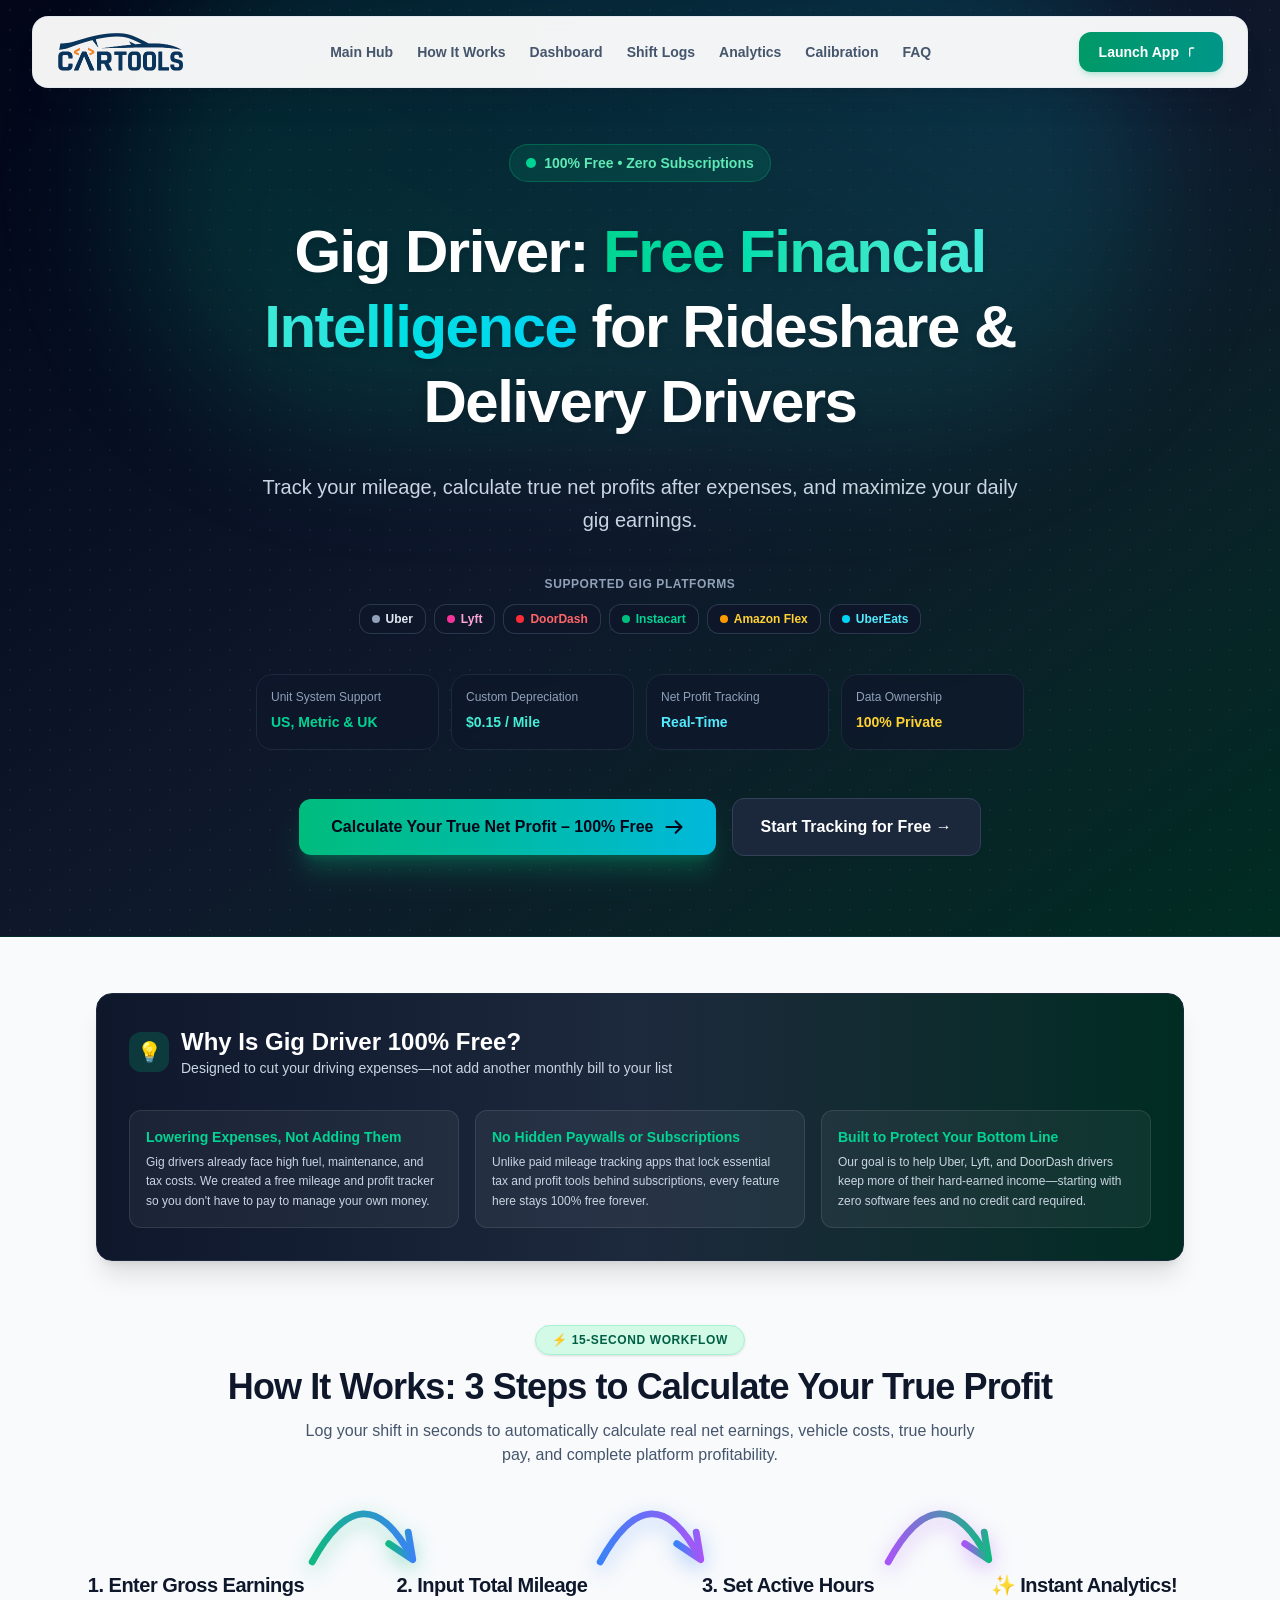
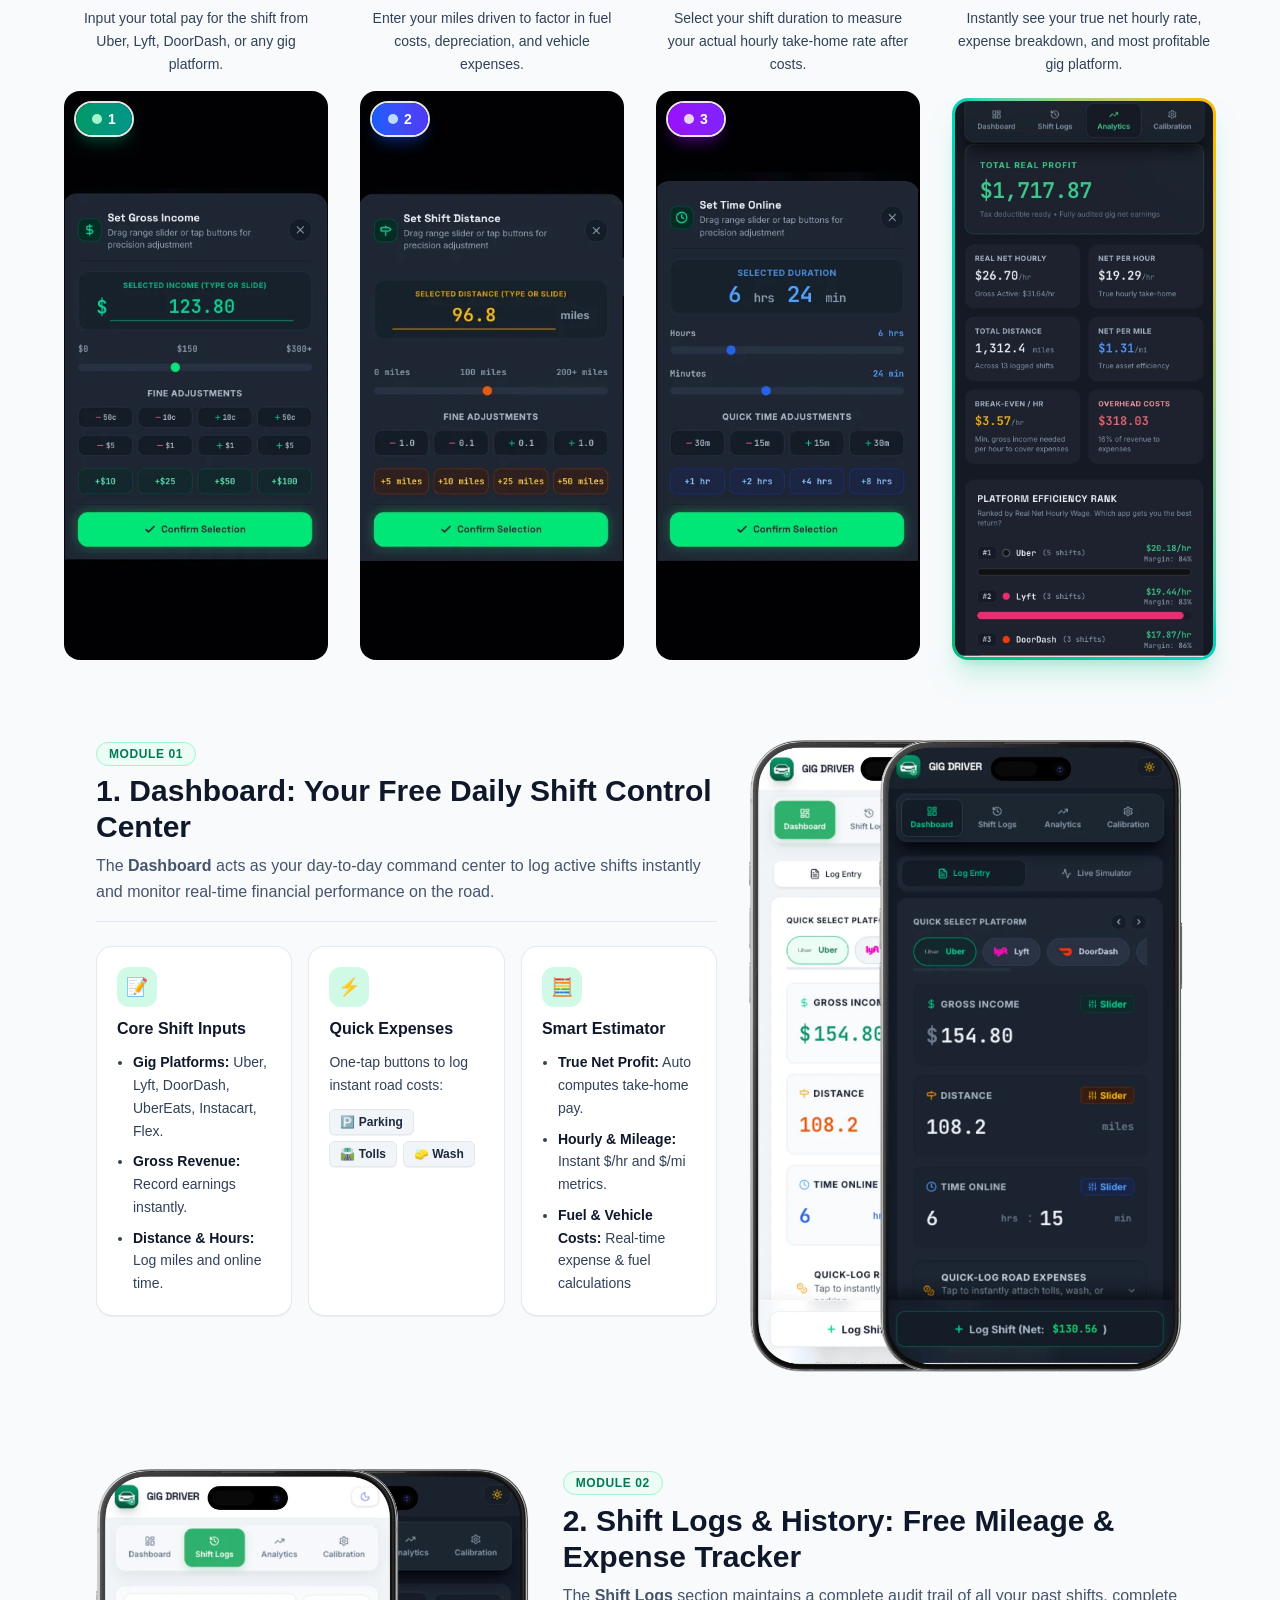
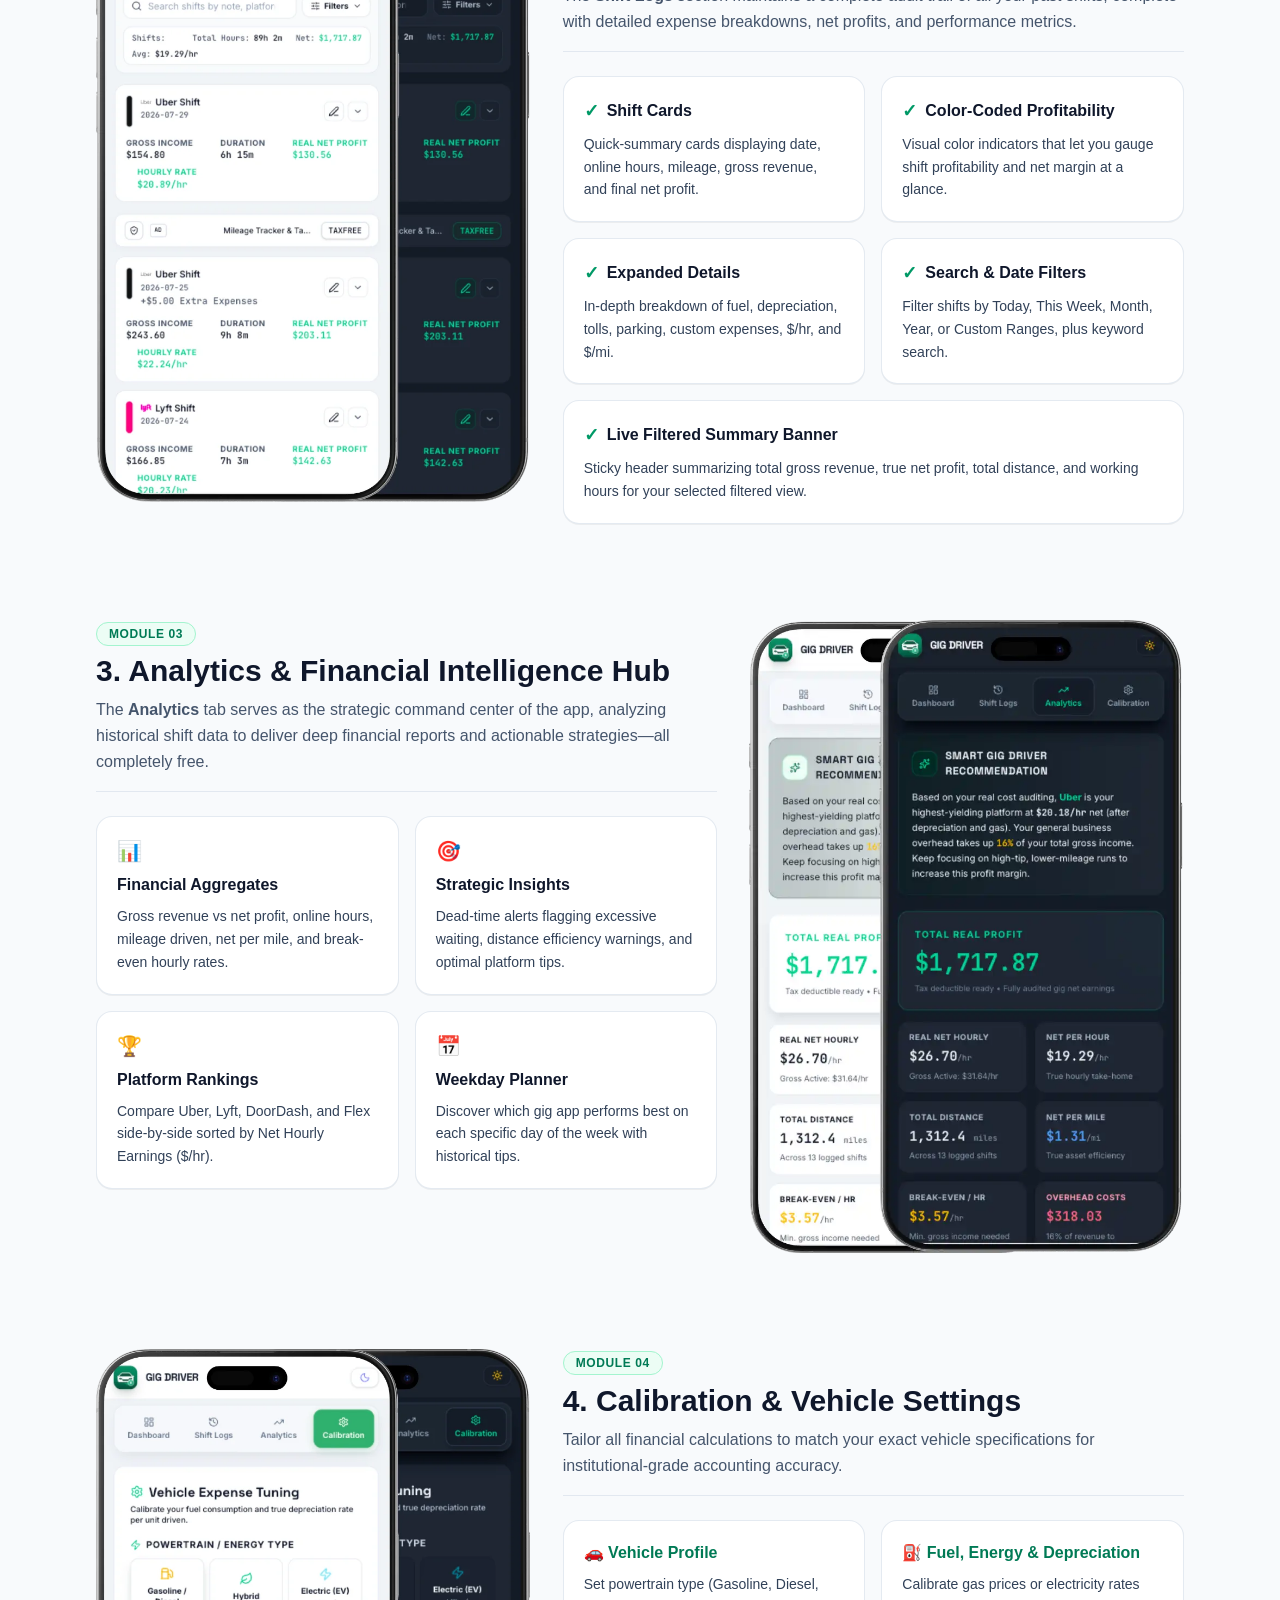
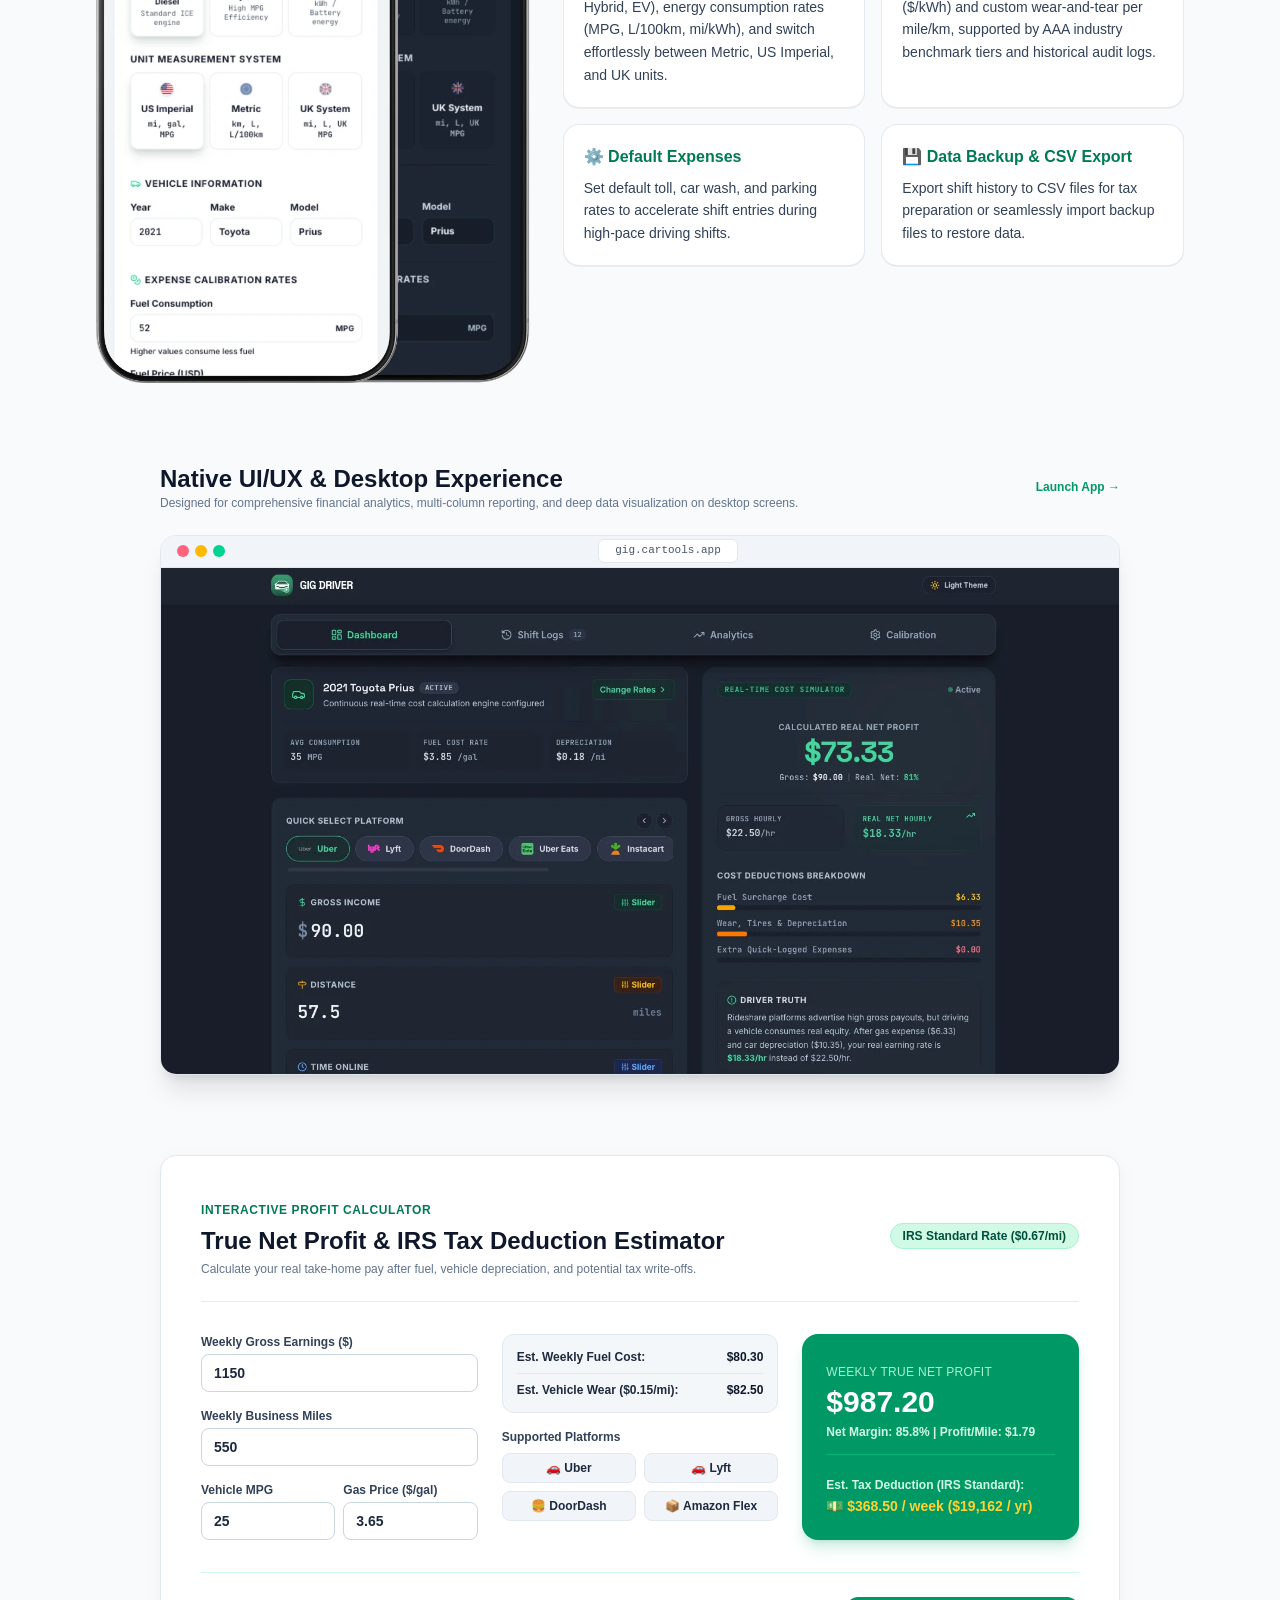
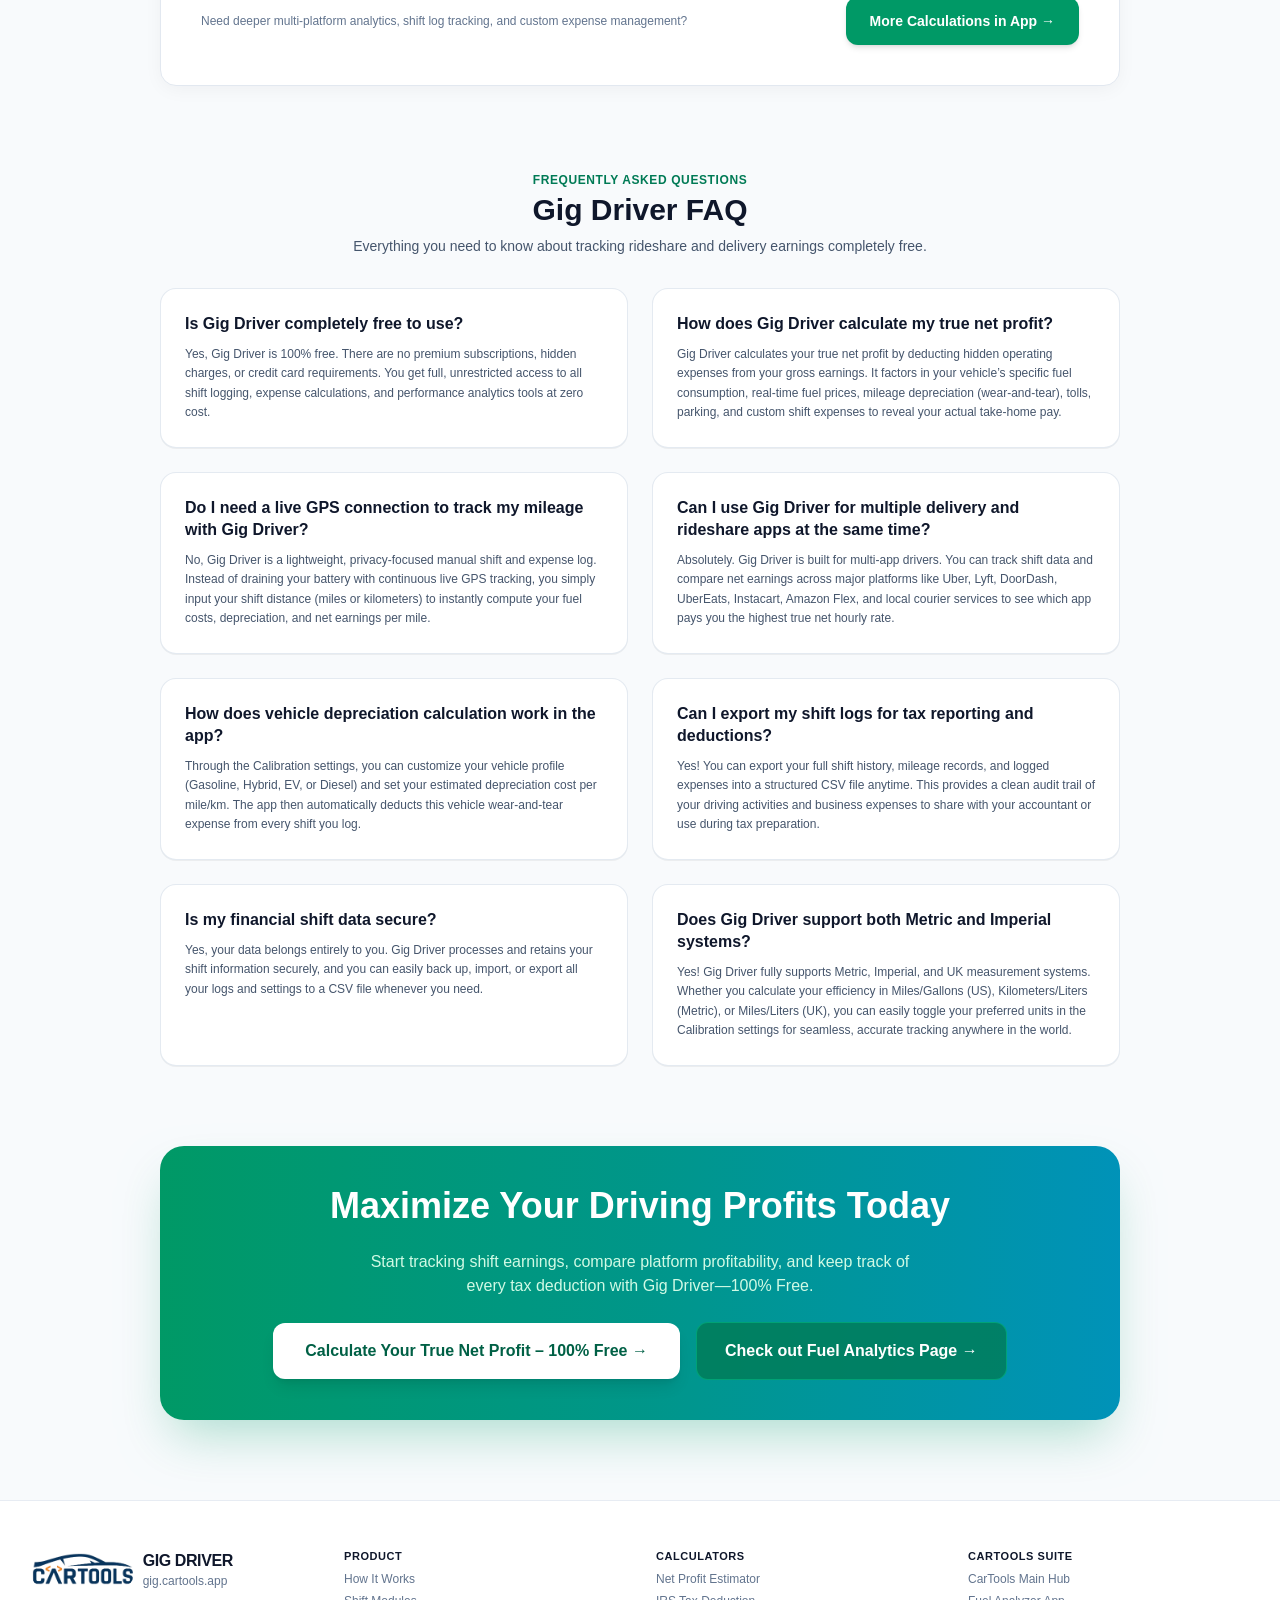
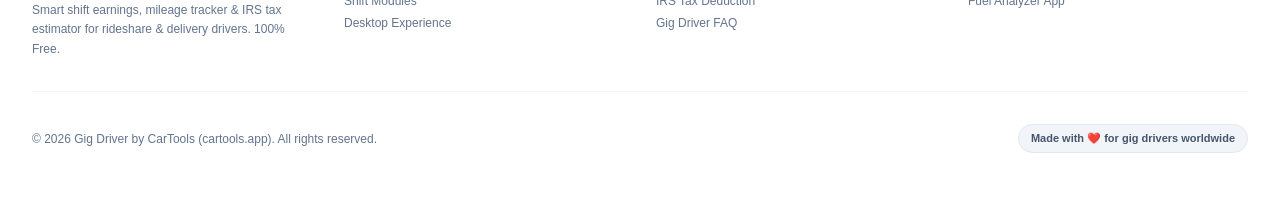
<file: tools/gig-driver-calculator/index.html>
<!doctype html>
<html lang="en" class="scroll-smooth">
  <head>
    <meta charset="UTF-8" />
    <meta name="viewport" content="width=device-width, initial-scale=1.0" />
    <title>
      Gig Driver: 100% Free Financial Intelligence & Mileage Tracker for
      Rideshare & Delivery Drivers
    </title>
    <meta
      name="description"
      content="Gig Driver is a 100% free financial management, mileage tracker, and accounting tool built for Uber, Lyft, DoorDash, UberEats, Instacart, Amazon Flex, and delivery drivers. Calculate true net profit after fuel, depreciation, tolls, and maintenance."
    />
    <meta
      name="keywords"
      content="gig driver, rideshare mileage tracker, uber driver earnings calculator, lyft net profit, doordash expense tracker, irs mileage deduction, gig economy accounting, amazon flex profit calculator, free mileage log"
    />
    <link
      rel="canonical"
      href="https://cartools.app/tools/gig-driver-calculator"
    />

    <!-- Open Graph / Social Media -->
    <meta property="og:type" content="website" />
    <meta
      property="og:title"
      content="Gig Driver: 100% Free Financial Intelligence & Mileage Tracker"
    />
    <meta
      property="og:description"
      content="Calculate your true net profit after fuel, vehicle depreciation, tolls, and maintenance. 100% free tool for Uber, Lyft, DoorDash, and delivery drivers."
    />
    <meta
      property="og:url"
      content="https://cartools.app/tools/gig-driver-calculator"
    />
    <meta
      property="og:image"
      content="https://cartools.app/images/gig-desktop.webp"
    />

    <!-- Twitter -->
    <meta name="twitter:card" content="summary_large_image" />
    <meta
      name="twitter:title"
      content="Gig Driver — Free Financial & Mileage Tracker"
    />
    <meta
      name="twitter:description"
      content="Calculate true net earnings for Uber, Lyft, DoorDash, and Flex drivers. 100% free with zero subscriptions."
    />
    <meta
      name="twitter:image"
      content="https://cartools.app/images/gig-desktop.webp"
    />

    <link rel="icon" type="image/webp" href="/images/cartools_logo.webp" />
    <link rel="stylesheet" href="/src/style.css" />

    <!-- JSON-LD Structured Data for SEO -->
    <script type="application/ld+json">
      {
        "@context": "https://schema.org",
        "@type": "SoftwareApplication",
        "name": "Gig Driver",
        "operatingSystem": "Web, iOS, Android",
        "applicationCategory": "FinanceApplication",
        "offers": {
          "@type": "Offer",
          "price": "0.00",
          "priceCurrency": "USD"
        },
        "description": "Gig Driver is a 100% free financial intelligence and mileage tracking platform for rideshare, delivery, and gig drivers.",
        "url": "https://gig.cartools.app"
      }
    </script>

    <!-- FAQPage JSON-LD Schema for Rich Snippets -->
    <script type="application/ld+json">
      {
        "@context": "https://schema.org",
        "@type": "FAQPage",
        "mainEntity": [
          {
            "@type": "Question",
            "name": "Is Gig Driver completely free to use?",
            "acceptedAnswer": {
              "@type": "Answer",
              "text": "Yes, Gig Driver is 100% free. There are no premium subscriptions, hidden charges, or credit card requirements. You get full, unrestricted access to all shift logging, expense calculations, and performance analytics tools at zero cost."
            }
          },
          {
            "@type": "Question",
            "name": "How does Gig Driver calculate my true net profit?",
            "acceptedAnswer": {
              "@type": "Answer",
              "text": "Gig Driver calculates your true net profit by deducting hidden operating expenses from your gross earnings. It factors in your vehicle’s specific fuel consumption, real-time fuel prices, mileage depreciation (wear-and-tear), tolls, parking, and custom shift expenses to reveal your actual take-home pay."
            }
          },
          {
            "@type": "Question",
            "name": "Do I need a live GPS connection to track my mileage with Gig Driver?",
            "acceptedAnswer": {
              "@type": "Answer",
              "text": "No, Gig Driver is a lightweight, privacy-focused manual shift and expense log. Instead of draining your battery with continuous live GPS tracking, you simply input your shift distance (miles or kilometers) to instantly compute your fuel costs, depreciation, and net earnings per mile."
            }
          },
          {
            "@type": "Question",
            "name": "Can I use Gig Driver for multiple delivery and rideshare apps at the same time?",
            "acceptedAnswer": {
              "@type": "Answer",
              "text": "Absolutely. Gig Driver is built for multi-app drivers. You can track shift data and compare net earnings across major platforms like Uber, Lyft, DoorDash, UberEats, Instacart, Amazon Flex, and local courier services to see which app pays you the highest true net hourly rate."
            }
          },
          {
            "@type": "Question",
            "name": "How does vehicle depreciation calculation work in the app?",
            "acceptedAnswer": {
              "@type": "Answer",
              "text": "Through the Calibration settings, you can customize your vehicle profile (Gasoline, Hybrid, EV, or Diesel) and set your estimated depreciation cost per mile/km. The app then automatically deducts this vehicle wear-and-tear expense from every shift you log."
            }
          },
          {
            "@type": "Question",
            "name": "Can I export my shift logs for tax reporting and deductions?",
            "acceptedAnswer": {
              "@type": "Answer",
              "text": "Yes! You can export your full shift history, mileage records, and logged expenses into a structured CSV file anytime. This provides a clean audit trail of your driving activities and business expenses to share with your accountant or use during tax preparation."
            }
          },
          {
            "@type": "Question",
            "name": "Is my financial shift data secure?",
            "acceptedAnswer": {
              "@type": "Answer",
              "text": "Yes, your data belongs entirely to you. Gig Driver processes and retains your shift information securely, and you can easily back up, import, or export all your logs and settings to a CSV file whenever you need."
            }
          },
          {
            "@type": "Question",
            "name": "Does Gig Driver support both Metric and Imperial systems?",
            "acceptedAnswer": {
              "@type": "Answer",
              "text": "Yes! Gig Driver fully supports Metric, Imperial, and UK measurement systems. Whether you calculate your efficiency in Miles/Gallons (US), Kilometers/Liters (Metric), or Miles/Liters (UK), you can easily toggle your preferred units in the Calibration settings for seamless, accurate tracking anywhere in the world."
            }
          }
        ]
      }
    </script>
  </head>
  <body
    class="bg-slate-50 text-slate-900 font-sans antialiased selection:bg-emerald-500 selection:text-white"
  >
    <!-- Fixed Floating Header -->
    <header
      id="header"
      class="fixed top-4 inset-x-0 z-50 px-4 sm:px-6 lg:px-8 max-w-7xl mx-auto transition-all pointer-events-none"
    >
      <div
        class="relative bg-white/95 backdrop-blur-xl border border-slate-200/90 shadow-xl shadow-slate-900/10 rounded-2xl h-16 sm:h-18 px-4 sm:px-6 flex items-center justify-between pointer-events-auto"
      >
        <!-- Logo -->
        <a href="/" class="flex items-center gap-3 group">
          <img
            src="/images/cartools_logo.webp"
            alt="CarTools Logo"
            width="1000"
            height="318"
            class="h-9 sm:h-10 w-auto object-contain transition-transform group-hover:scale-105"
            loading="eager"
            decoding="async"
            fetchpriority="high"
          />
        </a>

        <!-- Navigation Links (Targeting Page Content) -->
        <nav
          class="hidden lg:flex items-center gap-6 text-xs sm:text-sm font-bold text-slate-600"
        >
          <a href="/" class="hover:text-emerald-600 transition-colors"
            >Main Hub</a
          >
          <a
            href="#how-it-works"
            class="hover:text-emerald-600 transition-colors"
            >How It Works</a
          >
          <a href="#module-01" class="hover:text-emerald-600 transition-colors"
            >Dashboard</a
          >
          <a href="#module-02" class="hover:text-emerald-600 transition-colors"
            >Shift Logs</a
          >
          <a href="#module-03" class="hover:text-emerald-600 transition-colors"
            >Analytics</a
          >
          <a href="#module-04" class="hover:text-emerald-600 transition-colors"
            >Calibration</a
          >
          <a href="#faq" class="hover:text-emerald-600 transition-colors"
            >FAQ</a
          >
        </nav>

        <!-- Right Action Button & Mobile Menu Toggle -->
        <div class="flex items-center gap-2">
          <a
            href="https://gig.cartools.app"
            target="_blank"
            rel="noopener noreferrer"
            class="inline-flex items-center gap-2 px-3.5 py-2 sm:px-5 sm:py-2.5 rounded-xl bg-gradient-to-r from-emerald-600 to-teal-600 hover:from-emerald-500 hover:to-teal-500 text-white text-xs sm:text-sm font-bold transition-all shadow-md shadow-emerald-500/20 cursor-pointer"
          >
            <span>Launch App</span>
            <svg
              class="w-4 h-4"
              fill="none"
              stroke="currentColor"
              viewBox="0 0 24 24"
            >
              <path
                stroke-linecap="round"
                stroke-linejoin="round"
                stroke-width="2"
                d="M10 6H6a2 2 0 00-2 2v10a2 2 0 002h10a2 2 0 002-2v-4M14 4h6m0 0v6m0-6L10 14"
              />
            </svg>
          </a>
          <button
            id="gig-mobile-menu-btn"
            type="button"
            aria-label="Toggle Navigation"
            class="lg:hidden p-2 rounded-xl border border-slate-200/90 bg-slate-50/90 text-slate-700 hover:text-emerald-600 focus:outline-none cursor-pointer"
          >
            <svg
              id="gig-hamburger-icon"
              class="w-5 h-5"
              fill="none"
              stroke="currentColor"
              viewBox="0 0 24 24"
            >
              <path
                stroke-linecap="round"
                stroke-linejoin="round"
                stroke-width="2"
                d="M4 6h16M4 12h16M4 18h16"
              />
            </svg>
            <svg
              id="gig-close-icon"
              class="w-5 h-5 hidden"
              fill="none"
              stroke="currentColor"
              viewBox="0 0 24 24"
            >
              <path
                stroke-linecap="round"
                stroke-linejoin="round"
                stroke-width="2"
                d="M6 18L18 6M6 6l12 12"
              />
            </svg>
          </button>
        </div>
      </div>

      <!-- Mobile Dropdown Navigation -->
      <div
        id="gig-mobile-menu"
        class="hidden lg:hidden pointer-events-auto mt-2 bg-white/98 backdrop-blur-2xl border border-slate-200/90 rounded-2xl shadow-2xl p-4 space-y-2 max-h-[70vh] overflow-y-auto"
      >
        <a
          href="/"
          class="block py-2 px-3 rounded-xl text-xs font-bold text-slate-700 hover:bg-emerald-50"
          >🏠 Main Hub</a
        >
        <a
          href="#how-it-works"
          class="gig-mobile-link block py-2 px-3 rounded-xl text-xs font-bold text-slate-700 hover:bg-emerald-50"
          >How It Works</a
        >
        <a
          href="#module-01"
          class="gig-mobile-link block py-2 px-3 rounded-xl text-xs font-bold text-slate-700 hover:bg-emerald-50"
          >Dashboard</a
        >
        <a
          href="#module-02"
          class="gig-mobile-link block py-2 px-3 rounded-xl text-xs font-bold text-slate-700 hover:bg-emerald-50"
          >Shift Logs</a
        >
        <a
          href="#module-03"
          class="gig-mobile-link block py-2 px-3 rounded-xl text-xs font-bold text-slate-700 hover:bg-emerald-50"
          >Analytics</a
        >
        <a
          href="#module-04"
          class="gig-mobile-link block py-2 px-3 rounded-xl text-xs font-bold text-slate-700 hover:bg-emerald-50"
          >Calibration</a
        >
        <a
          href="#faq"
          class="gig-mobile-link block py-2 px-3 rounded-xl text-xs font-bold text-slate-700 hover:bg-emerald-50"
          >FAQ</a
        >
        <a
          href="/tools/fuel-calculator"
          class="block py-2 px-3 rounded-xl text-xs font-bold text-blue-700 bg-blue-50 hover:bg-blue-100"
          >Fuel Analyzer Tool →</a
        >
      </div>
    </header>

    <!-- Main Content -->
    <main class="pb-20">
      <!-- Hero Section (Full-Width from Top Header, matching cartools style) -->
      <section
        id="hero"
        class="relative overflow-hidden pt-28 sm:pt-36 pb-16 sm:pb-20 border-b border-emerald-500/20 bg-gradient-to-br from-slate-950 via-slate-900 to-emerald-950 text-white"
      >
        <!-- Background Ambient Glow Effects & Grid Pattern -->
        <div
          class="absolute -top-20 left-1/2 -translate-x-1/2 w-full max-w-5xl h-[32rem] bg-gradient-to-tr from-emerald-500/20 via-teal-500/15 to-cyan-500/20 blur-3xl pointer-events-none rounded-full"
        ></div>
        <div
          class="absolute inset-0 bg-[radial-gradient(#334155_1px,transparent_1px)] [background-size:20px_20px] opacity-25 pointer-events-none"
        ></div>

        <div
          class="relative z-10 max-w-5xl mx-auto px-4 sm:px-6 lg:px-8 text-center space-y-6 sm:space-y-8"
        >
          <!-- Badge -->
          <div
            class="inline-flex items-center gap-2 px-4 py-2 rounded-full bg-emerald-500/15 border border-emerald-500/30 text-emerald-300 text-xs sm:text-sm font-extrabold backdrop-blur-md shadow-inner"
          >
            <span
              class="w-2.5 h-2.5 rounded-full bg-emerald-400 animate-pulse"
            ></span>
            <span>100% Free • Zero Subscriptions</span>
          </div>

          <!-- SEO Main H1 Title -->
          <h1
            class="text-3xl sm:text-5xl lg:text-6xl font-black tracking-tight leading-tight text-white drop-shadow-md"
          >
            Gig Driver:
            <span
              class="bg-gradient-to-r from-emerald-400 via-teal-300 to-cyan-400 bg-clip-text text-transparent"
              >Free Financial Intelligence</span
            >
            for Rideshare & Delivery Drivers
          </h1>

          <!-- Hero Subtitle -->
          <p
            class="text-slate-300 text-base sm:text-lg lg:text-xl max-w-3xl mx-auto leading-relaxed font-medium"
          >
            Track your mileage, calculate true net profits after expenses, and
            maximize your daily gig earnings.
          </p>

          <!-- Supported Platform Chips -->
          <div class="pt-2">
            <span
              class="text-xs font-bold uppercase tracking-wider text-slate-400 block mb-3"
              >Supported Gig Platforms</span
            >
            <div class="flex flex-wrap items-center justify-center gap-2">
              <span
                class="px-3 py-1.5 rounded-xl bg-slate-900/90 border border-slate-700/80 text-xs font-bold text-slate-200 flex items-center gap-1.5 shadow-xs"
              >
                <span class="w-2 h-2 rounded-full bg-slate-400"></span> Uber
              </span>
              <span
                class="px-3 py-1.5 rounded-xl bg-slate-900/90 border border-slate-700/80 text-xs font-bold text-pink-300 flex items-center gap-1.5 shadow-xs"
              >
                <span class="w-2 h-2 rounded-full bg-pink-500"></span> Lyft
              </span>
              <span
                class="px-3 py-1.5 rounded-xl bg-slate-900/90 border border-slate-700/80 text-xs font-bold text-red-400 flex items-center gap-1.5 shadow-xs"
              >
                <span class="w-2 h-2 rounded-full bg-red-500"></span> DoorDash
              </span>
              <span
                class="px-3 py-1.5 rounded-xl bg-slate-900/90 border border-slate-700/80 text-xs font-bold text-emerald-400 flex items-center gap-1.5 shadow-xs"
              >
                <span class="w-2 h-2 rounded-full bg-emerald-500"></span>
                Instacart
              </span>
              <span
                class="px-3 py-1.5 rounded-xl bg-slate-900/90 border border-slate-700/80 text-xs font-bold text-amber-300 flex items-center gap-1.5 shadow-xs"
              >
                <span class="w-2 h-2 rounded-full bg-amber-500"></span> Amazon
                Flex
              </span>
              <span
                class="px-3 py-1.5 rounded-xl bg-slate-900/90 border border-slate-700/80 text-xs font-bold text-cyan-300 flex items-center gap-1.5 shadow-xs"
              >
                <span class="w-2 h-2 rounded-full bg-cyan-400"></span> UberEats
              </span>
            </div>
          </div>

          <!-- Quick Key Metrics Bar inside Hero -->
          <div
            class="grid grid-cols-2 sm:grid-cols-4 gap-3 max-w-3xl mx-auto pt-2 text-left"
          >
            <div
              class="p-3.5 rounded-2xl bg-slate-900/70 border border-slate-800 backdrop-blur-xs space-y-1"
            >
              <span class="text-xs font-medium text-slate-400 block"
                >Unit System Support</span
              >
              <span
                class="text-xs sm:text-sm font-black text-emerald-400 whitespace-nowrap"
                >US, Metric & UK</span
              >
            </div>
            <div
              class="p-3.5 rounded-2xl bg-slate-900/70 border border-slate-800 backdrop-blur-xs space-y-1"
            >
              <span class="text-xs font-medium text-slate-400 block"
                >Custom Depreciation</span
              >
              <span
                class="text-xs sm:text-sm font-black text-teal-300 whitespace-nowrap"
                >$0.15 / Mile</span
              >
            </div>
            <div
              class="p-3.5 rounded-2xl bg-slate-900/70 border border-slate-800 backdrop-blur-xs space-y-1"
            >
              <span class="text-xs font-medium text-slate-400 block"
                >Net Profit Tracking</span
              >
              <span
                class="text-xs sm:text-sm font-black text-cyan-300 whitespace-nowrap"
                >Real-Time</span
              >
            </div>
            <div
              class="p-3.5 rounded-2xl bg-slate-900/70 border border-slate-800 backdrop-blur-xs space-y-1"
            >
              <span class="text-xs font-medium text-slate-400 block"
                >Data Ownership</span
              >
              <span
                class="text-xs sm:text-sm font-black text-amber-300 whitespace-nowrap"
                >100% Private</span
              >
            </div>
          </div>

          <!-- Action CTAs -->
          <div
            class="flex flex-col sm:flex-row items-center justify-center gap-4 pt-4"
          >
            <a
              href="https://gig.cartools.app"
              target="_blank"
              rel="noopener noreferrer"
              class="w-full sm:w-auto px-8 py-4 rounded-xl bg-gradient-to-r from-emerald-500 via-teal-500 to-cyan-500 hover:from-emerald-400 hover:to-cyan-400 text-slate-950 font-black text-base shadow-xl shadow-emerald-500/25 transition-all transform hover:-translate-y-0.5 flex items-center justify-center gap-2.5 group"
            >
              <span>Calculate Your True Net Profit – 100% Free</span>
              <svg
                class="w-5 h-5 text-slate-950 group-hover:translate-x-1 transition-transform"
                fill="none"
                stroke="currentColor"
                viewBox="0 0 24 24"
              >
                <path
                  stroke-linecap="round"
                  stroke-linejoin="round"
                  stroke-width="2.5"
                  d="M14 5l7 7m0 0l-7 7m7-7H3"
                />
              </svg>
            </a>
            <a
              href="https://gig.cartools.app"
              target="_blank"
              rel="noopener noreferrer"
              class="w-full sm:w-auto px-7 py-4 rounded-xl bg-slate-800/90 border border-slate-700 hover:bg-slate-800 text-white font-bold text-base shadow-xs transition-all flex items-center justify-center gap-2"
            >
              <span>Start Tracking for Free →</span>
            </a>
          </div>
        </div>
      </section>

      <!-- Why Is Gig Driver 100% Free? Banner -->
      <section class="max-w-6xl mx-auto px-4 sm:px-6 lg:px-8 mt-14">
        <div
          class="p-6 sm:p-8 rounded-2xl bg-gradient-to-r from-slate-900 via-slate-800 to-emerald-950 text-white border border-slate-800 shadow-xl space-y-6"
        >
          <div class="flex items-center gap-3">
            <span
              class="w-10 h-10 rounded-xl bg-emerald-500/20 text-emerald-400 flex items-center justify-center text-xl font-black"
              >💡</span
            >
            <div>
              <h2 class="text-xl sm:text-2xl font-black text-white">
                Why Is Gig Driver 100% Free?
              </h2>
              <p class="text-xs sm:text-sm text-slate-300">
                Designed to cut your driving expenses—not add another monthly
                bill to your list
              </p>
            </div>
          </div>

          <div class="grid grid-cols-1 sm:grid-cols-3 gap-4 pt-2">
            <div
              class="p-4 rounded-xl bg-white/5 border border-white/10 space-y-1.5"
            >
              <p class="font-bold text-sm text-emerald-400">
                Lowering Expenses, Not Adding Them
              </p>
              <p class="text-xs text-slate-300 leading-relaxed">
                Gig drivers already face high fuel, maintenance, and tax costs.
                We created a free mileage and profit tracker so you don't have
                to pay to manage your own money.
              </p>
            </div>

            <div
              class="p-4 rounded-xl bg-white/5 border border-white/10 space-y-1.5"
            >
              <p class="font-bold text-sm text-emerald-400">
                No Hidden Paywalls or Subscriptions
              </p>
              <p class="text-xs text-slate-300 leading-relaxed">
                Unlike paid mileage tracking apps that lock essential tax and
                profit tools behind subscriptions, every feature here stays 100%
                free forever.
              </p>
            </div>

            <div
              class="p-4 rounded-xl bg-white/5 border border-white/10 space-y-1.5"
            >
              <p class="font-bold text-sm text-emerald-400">
                Built to Protect Your Bottom Line
              </p>
              <p class="text-xs text-slate-300 leading-relaxed">
                Our goal is to help Uber, Lyft, and DoorDash drivers keep more
                of their hard-earned income—starting with zero software fees and
                no credit card required.
              </p>
            </div>
          </div>
        </div>
      </section>

      <!-- Effortless Tracking in 4 Simple Steps Section -->
      <section
        id="how-it-works"
        class="max-w-7xl mx-auto px-4 sm:px-6 lg:px-8 mt-10 sm:mt-16 space-y-6 sm:space-y-12"
      >
        <!-- Section Title -->
        <div class="text-center space-y-3">
          <span
            class="px-4 py-1.5 rounded-full bg-emerald-100/90 text-emerald-800 text-xs font-black uppercase tracking-wider inline-block border border-emerald-200 shadow-sm"
          >
            ⚡ 15-Second Workflow
          </span>
          <h2
            class="text-2xl sm:text-4xl font-black text-slate-900 tracking-tight"
          >
            How It Works: 3 Steps to Calculate Your True Profit
          </h2>
          <p
            class="text-sm sm:text-base text-slate-600 max-w-2xl mx-auto font-medium"
          >
            Log your shift in seconds to automatically calculate real net
            earnings, vehicle costs, true hourly pay, and complete platform
            profitability.
          </p>
        </div>

        <!-- 4 Steps in a Single Row Container -->
        <div class="relative max-w-6xl mx-auto pt-2 lg:pt-14">
          <!-- Desktop Arched Connecting Arrows Overlay -->
          <div
            class="hidden lg:block pointer-events-none absolute inset-x-0 -top-6 z-20 h-20"
          >
            <!-- Arch 1 -> 2 -->
            <div
              class="absolute left-[19%] w-[14%] h-20 transition-all duration-300"
            >
              <svg
                viewBox="0 0 100 70"
                class="w-full h-full overflow-visible drop-shadow-[0_6px_10px_rgba(16,185,129,0.4)]"
              >
                <defs>
                  <linearGradient
                    id="archGrad1"
                    x1="0%"
                    y1="0%"
                    x2="100%"
                    y2="0%"
                  >
                    <stop offset="0%" stop-color="#10b981" />
                    <stop offset="100%" stop-color="#3b82f6" />
                  </linearGradient>
                </defs>
                <path
                  d="M 5 62 Q 50 -20 92 58"
                  fill="none"
                  stroke="url(#archGrad1)"
                  stroke-width="6"
                  stroke-linecap="round"
                />
                <path
                  d="M 72 46 L 93 60 L 89 36"
                  fill="none"
                  stroke="url(#archGrad1)"
                  stroke-width="6"
                  stroke-linecap="round"
                  stroke-linejoin="round"
                />
              </svg>
            </div>

            <!-- Arch 2 -> 3 -->
            <div
              class="absolute left-[44%] w-[14%] h-20 transition-all duration-300"
            >
              <svg
                viewBox="0 0 100 70"
                class="w-full h-full overflow-visible drop-shadow-[0_6px_10px_rgba(59,130,246,0.4)]"
              >
                <defs>
                  <linearGradient
                    id="archGrad2"
                    x1="0%"
                    y1="0%"
                    x2="100%"
                    y2="0%"
                  >
                    <stop offset="0%" stop-color="#3b82f6" />
                    <stop offset="100%" stop-color="#a855f7" />
                  </linearGradient>
                </defs>
                <path
                  d="M 5 62 Q 50 -20 92 58"
                  fill="none"
                  stroke="url(#archGrad2)"
                  stroke-width="6"
                  stroke-linecap="round"
                />
                <path
                  d="M 72 46 L 93 60 L 89 36"
                  fill="none"
                  stroke="url(#archGrad2)"
                  stroke-width="6"
                  stroke-linecap="round"
                  stroke-linejoin="round"
                />
              </svg>
            </div>

            <!-- Arch 3 -> 4 -->
            <div
              class="absolute left-[69%] w-[14%] h-20 transition-all duration-300"
            >
              <svg
                viewBox="0 0 100 70"
                class="w-full h-full overflow-visible drop-shadow-[0_6px_10px_rgba(168,85,247,0.4)]"
              >
                <defs>
                  <linearGradient
                    id="archGrad3"
                    x1="0%"
                    y1="0%"
                    x2="100%"
                    y2="0%"
                  >
                    <stop offset="0%" stop-color="#a855f7" />
                    <stop offset="100%" stop-color="#10b981" />
                  </linearGradient>
                </defs>
                <path
                  d="M 5 62 Q 50 -20 92 58"
                  fill="none"
                  stroke="url(#archGrad3)"
                  stroke-width="6"
                  stroke-linecap="round"
                />
                <path
                  d="M 72 46 L 93 60 L 89 36"
                  fill="none"
                  stroke="url(#archGrad3)"
                  stroke-width="6"
                  stroke-linecap="round"
                  stroke-linejoin="round"
                />
              </svg>
            </div>
          </div>

          <!-- 4-Column Grid -->
          <div
            class="grid grid-cols-1 sm:grid-cols-2 lg:grid-cols-4 gap-8 relative z-10"
          >
            <!-- Step 1 -->
            <div
              class="group flex flex-col justify-between text-center relative space-y-4"
            >
              <!-- Title & Caption -->
              <div class="space-y-2 px-1">
                <h3
                  class="font-black text-slate-900 text-lg sm:text-xl group-hover:text-emerald-600 transition-colors tracking-tight"
                >
                  1. Enter Gross Earnings
                </h3>
                <p class="text-sm text-slate-700 leading-relaxed font-medium">
                  Input your total pay for the shift from Uber, Lyft, DoorDash,
                  or any gig platform.
                </p>
              </div>

              <!-- Image Container (No Card Borders!) -->
              <div
                class="relative w-full rounded-2xl overflow-hidden transition-all duration-300 hover:-translate-y-2.5 hover:drop-shadow-2xl mt-auto"
              >
                <!-- Color Badge Overlay (Top Left) -->
                <div
                  class="absolute top-3 left-3 z-20 flex items-center gap-1.5 bg-gradient-to-r from-emerald-600 to-teal-600 text-white font-black text-sm px-4 py-1.5 rounded-full shadow-lg shadow-emerald-600/40 ring-2 ring-white/90 group-hover:scale-110 transition-transform"
                >
                  <span
                    class="w-2.5 h-2.5 rounded-full bg-emerald-200 animate-ping"
                  ></span>
                  <span>1</span>
                </div>
                <!-- Clean Image without frame borders -->
                <img
                  src="/images/shift-log-01.webp"
                  alt="Step 1: Enter Your Earnings"
                  width="373"
                  height="803"
                  class="w-full h-auto object-contain transition-transform duration-500 group-hover:scale-105"
                  loading="lazy"
                  decoding="async"
                />
              </div>
            </div>

            <!-- Mobile Connecting Arrow 1 -> 2 -->
            <div
              class="flex lg:hidden justify-center items-center -my-2 text-emerald-500"
            >
              <svg
                class="w-8 h-8 animate-bounce"
                fill="none"
                stroke="currentColor"
                viewBox="0 0 24 24"
              >
                <path
                  stroke-linecap="round"
                  stroke-linejoin="round"
                  stroke-width="3"
                  d="M19 14l-7 7m0 0l-7-7m7 7V3"
                />
              </svg>
            </div>

            <!-- Step 2 -->
            <div
              class="group flex flex-col justify-between text-center relative space-y-4"
            >
              <!-- Title & Caption -->
              <div class="space-y-2 px-1">
                <h3
                  class="font-black text-slate-900 text-lg sm:text-xl group-hover:text-blue-600 transition-colors tracking-tight"
                >
                  2. Input Total Mileage
                </h3>
                <p class="text-sm text-slate-700 leading-relaxed font-medium">
                  Enter your miles driven to factor in fuel costs, depreciation,
                  and vehicle expenses.
                </p>
              </div>

              <!-- Image Container (No Card Borders!) -->
              <div
                class="relative w-full rounded-2xl overflow-hidden transition-all duration-300 hover:-translate-y-2.5 hover:drop-shadow-2xl mt-auto"
              >
                <!-- Color Badge Overlay (Top Left) -->
                <div
                  class="absolute top-3 left-3 z-20 flex items-center gap-1.5 bg-gradient-to-r from-blue-600 to-indigo-600 text-white font-black text-sm px-4 py-1.5 rounded-full shadow-lg shadow-blue-600/40 ring-2 ring-white/90 group-hover:scale-110 transition-transform"
                >
                  <span
                    class="w-2.5 h-2.5 rounded-full bg-blue-200 animate-ping"
                  ></span>
                  <span>2</span>
                </div>
                <!-- Clean Image without frame borders -->
                <img
                  src="/images/shift-log-02.webp"
                  alt="Step 2: Input Total Mileage"
                  width="373"
                  height="803"
                  class="w-full h-auto object-contain transition-transform duration-500 group-hover:scale-105"
                  loading="lazy"
                  decoding="async"
                />
              </div>
            </div>

            <!-- Mobile Connecting Arrow 2 -> 3 -->
            <div
              class="flex lg:hidden justify-center items-center -my-2 text-blue-500"
            >
              <svg
                class="w-8 h-8 animate-bounce"
                fill="none"
                stroke="currentColor"
                viewBox="0 0 24 24"
              >
                <path
                  stroke-linecap="round"
                  stroke-linejoin="round"
                  stroke-width="3"
                  d="M19 14l-7 7m0 0l-7-7m7 7V3"
                />
              </svg>
            </div>

            <!-- Step 3 -->
            <div
              class="group flex flex-col justify-between text-center relative space-y-4"
            >
              <!-- Title & Caption -->
              <div class="space-y-2 px-1">
                <h3
                  class="font-black text-slate-900 text-lg sm:text-xl group-hover:text-purple-600 transition-colors tracking-tight"
                >
                  3. Set Active Hours
                </h3>
                <p class="text-sm text-slate-700 leading-relaxed font-medium">
                  Select your shift duration to measure your actual hourly
                  take-home rate after costs.
                </p>
              </div>

              <!-- Image Container (No Card Borders!) -->
              <div
                class="relative w-full rounded-2xl overflow-hidden transition-all duration-300 hover:-translate-y-2.5 hover:drop-shadow-2xl mt-auto"
              >
                <!-- Color Badge Overlay (Top Left) -->
                <div
                  class="absolute top-3 left-3 z-20 flex items-center gap-1.5 bg-gradient-to-r from-purple-600 to-violet-600 text-white font-black text-sm px-4 py-1.5 rounded-full shadow-lg shadow-purple-600/40 ring-2 ring-white/90 group-hover:scale-110 transition-transform"
                >
                  <span
                    class="w-2.5 h-2.5 rounded-full bg-purple-200 animate-ping"
                  ></span>
                  <span>3</span>
                </div>
                <!-- Clean Image without frame borders -->
                <img
                  src="/images/shift-log-03.webp"
                  alt="Step 3: Set Active Hours"
                  width="373"
                  height="803"
                  class="w-full h-auto object-contain transition-transform duration-500 group-hover:scale-105"
                  loading="lazy"
                  decoding="async"
                />
              </div>
            </div>

            <!-- Mobile Connecting Arrow 3 -> 4 -->
            <div
              class="flex lg:hidden justify-center items-center -my-2 text-purple-500"
            >
              <svg
                class="w-8 h-8 animate-bounce"
                fill="none"
                stroke="currentColor"
                viewBox="0 0 24 24"
              >
                <path
                  stroke-linecap="round"
                  stroke-linejoin="round"
                  stroke-width="3"
                  d="M19 14l-7 7m0 0l-7-7m7 7V3"
                />
              </svg>
            </div>

            <!-- Step 4: Analytics Result -->
            <div
              class="group flex flex-col justify-between text-center relative space-y-4"
            >
              <!-- Title & Caption -->
              <div class="space-y-2 px-1">
                <h3
                  class="font-black text-slate-900 text-lg sm:text-xl group-hover:text-emerald-600 transition-colors tracking-tight"
                >
                  ✨ Instant Analytics!
                </h3>
                <p class="text-sm text-slate-700 leading-relaxed font-medium">
                  Instantly see your true net hourly rate, expense breakdown,
                  and most profitable gig platform.
                </p>
              </div>

              <!-- Image Container with Stylish Gradient Border (No badge 4) -->
              <div
                class="relative w-full p-[3px] rounded-2xl bg-gradient-to-tr from-emerald-500 via-teal-400 to-amber-400 shadow-xl shadow-emerald-500/20 hover:shadow-emerald-500/40 transition-all duration-300 hover:-translate-y-2.5 mt-auto"
              >
                <div
                  class="w-full h-full bg-white rounded-[13px] overflow-hidden"
                >
                  <img
                    src="/images/shift-log-analytics.webp"
                    alt="Instant Analytics Breakdown"
                    width="373"
                    height="803"
                    class="w-full h-auto object-contain transition-transform duration-500 group-hover:scale-105"
                    loading="lazy"
                    decoding="async"
                  />
                </div>
              </div>
            </div>
          </div>
        </div>
      </section>

      <!-- Deep Feature Breakdown (4 Core Sections with Screenshots) -->
      <section
        id="features"
        class="max-w-6xl mx-auto px-4 sm:px-6 lg:px-8 mt-20 space-y-24"
      >
        <!-- Section 1: Dashboard -->
        <div id="module-01" class="space-y-6">
          <div class="grid grid-cols-1 lg:grid-cols-12 gap-8 items-start">
            <!-- Content & Features (Left Side) -->
            <div class="lg:col-span-7 space-y-6">
              <div class="border-b border-slate-200 pb-4">
                <span
                  class="text-xs font-extrabold uppercase tracking-wider text-emerald-700 bg-emerald-50 px-3 py-1 rounded-full border border-emerald-200"
                  >Module 01</span
                >
                <h2 class="text-2xl sm:text-3xl font-black text-slate-900 mt-2">
                  1. Dashboard: Your Free Daily Shift Control Center
                </h2>
                <p
                  class="text-slate-600 text-sm sm:text-base mt-2 leading-relaxed"
                >
                  The <strong>Dashboard</strong> acts as your day-to-day command
                  center to log active shifts instantly and monitor real-time
                  financial performance on the road.
                </p>
              </div>

              <div class="grid grid-cols-1 sm:grid-cols-3 gap-4">
                <div
                  class="p-5 rounded-2xl bg-white border border-slate-200/90 shadow-2xs hover:border-emerald-300 transition-all space-y-2.5"
                >
                  <div
                    class="w-10 h-10 rounded-xl bg-emerald-100 text-emerald-800 flex items-center justify-center font-bold text-lg"
                  >
                    📝
                  </div>
                  <h3 class="font-black text-base text-slate-900">
                    Core Shift Inputs
                  </h3>
                  <ul
                    class="text-sm text-slate-700 space-y-2 list-disc pl-4 leading-relaxed font-medium"
                  >
                    <li>
                      <strong class="text-slate-900 font-semibold"
                        >Gig Platforms:</strong
                      >
                      Uber, Lyft, DoorDash, UberEats, Instacart, Flex.
                    </li>
                    <li>
                      <strong class="text-slate-900 font-semibold"
                        >Gross Revenue:</strong
                      >
                      Record earnings instantly.
                    </li>
                    <li>
                      <strong class="text-slate-900 font-semibold"
                        >Distance & Hours:</strong
                      >
                      Log miles and online time.
                    </li>
                  </ul>
                </div>

                <div
                  class="p-5 rounded-2xl bg-white border border-slate-200/90 shadow-2xs hover:border-emerald-300 transition-all space-y-2.5"
                >
                  <div
                    class="w-10 h-10 rounded-xl bg-emerald-100 text-emerald-800 flex items-center justify-center font-bold text-lg"
                  >
                    ⚡
                  </div>
                  <h3 class="font-black text-base text-slate-900">
                    Quick Expenses
                  </h3>
                  <p
                    class="text-sm text-slate-700 leading-relaxed mb-2 font-medium"
                  >
                    One-tap buttons to log instant road costs:
                  </p>
                  <div class="flex flex-wrap gap-1.5 pt-1">
                    <span
                      class="px-2.5 py-1 rounded-md bg-slate-100 text-slate-800 text-xs font-bold border border-slate-200 shadow-2xs"
                      >🅿️ Parking</span
                    >
                    <span
                      class="px-2.5 py-1 rounded-md bg-slate-100 text-slate-800 text-xs font-bold border border-slate-200 shadow-2xs"
                      >🛣️ Tolls</span
                    >
                    <span
                      class="px-2.5 py-1 rounded-md bg-slate-100 text-slate-800 text-xs font-bold border border-slate-200 shadow-2xs"
                      >🧽 Wash</span
                    >
                  </div>
                </div>

                <div
                  class="p-5 rounded-2xl bg-white border border-slate-200/90 shadow-2xs hover:border-emerald-300 transition-all space-y-2.5"
                >
                  <div
                    class="w-10 h-10 rounded-xl bg-emerald-100 text-emerald-800 flex items-center justify-center font-bold text-lg"
                  >
                    🧮
                  </div>
                  <h3 class="font-black text-base text-slate-900">
                    Smart Estimator
                  </h3>
                  <ul
                    class="text-sm text-slate-700 space-y-2 list-disc pl-4 leading-relaxed font-medium"
                  >
                    <li>
                      <strong class="text-slate-900 font-semibold"
                        >True Net Profit:</strong
                      >
                      Auto computes take-home pay.
                    </li>
                    <li>
                      <strong class="text-slate-900 font-semibold"
                        >Hourly & Mileage:</strong
                      >
                      Instant $/hr and $/mi metrics.
                    </li>
                    <li>
                      <strong class="text-slate-900 font-semibold"
                        >Fuel & Vehicle Costs:</strong
                      >
                      Real-time expense & fuel calculations
                    </li>
                  </ul>
                </div>
              </div>
            </div>

            <!-- Screenshot 1 (Right Side - Frameless) -->
            <div
              class="lg:col-span-5 rounded-2xl overflow-hidden group transition-all"
            >
              <img
                src="/images/gig-app-01.webp"
                alt="Gig Driver Dashboard Screenshot"
                width="800"
                height="1166"
                class="w-full h-auto object-cover group-hover:scale-[1.01] transition-transform duration-300"
                loading="lazy"
                decoding="async"
              />
            </div>
          </div>
        </div>

        <!-- Section 2: Shift Logs & History -->
        <div id="module-02" class="space-y-6">
          <div class="grid grid-cols-1 lg:grid-cols-12 gap-8 items-start">
            <!-- Screenshot 2 (Left Side on LG - Frameless) -->
            <div
              class="lg:col-span-5 order-2 lg:order-1 rounded-2xl overflow-hidden group transition-all"
            >
              <img
                src="/images/gig-app-02.webp"
                alt="Gig Driver Shift Logs & History Screenshot"
                width="800"
                height="1166"
                class="w-full h-auto object-cover group-hover:scale-[1.01] transition-transform duration-300"
                loading="lazy"
                decoding="async"
              />
            </div>

            <!-- Content & Features (Right Side on LG) -->
            <div class="lg:col-span-7 order-1 lg:order-2 space-y-6">
              <div class="border-b border-slate-200 pb-4">
                <span
                  class="text-xs font-extrabold uppercase tracking-wider text-emerald-700 bg-emerald-50 px-3 py-1 rounded-full border border-emerald-200"
                  >Module 02</span
                >
                <h2 class="text-2xl sm:text-3xl font-black text-slate-900 mt-2">
                  2. Shift Logs & History: Free Mileage & Expense Tracker
                </h2>
                <p
                  class="text-slate-600 text-sm sm:text-base mt-2 leading-relaxed"
                >
                  The <strong>Shift Logs</strong> section maintains a complete
                  audit trail of all your past shifts, complete with detailed
                  expense breakdowns, net profits, and performance metrics.
                </p>
              </div>

              <div class="grid grid-cols-1 sm:grid-cols-2 gap-4">
                <div
                  class="p-5 rounded-2xl bg-white border border-slate-200/90 shadow-2xs space-y-2"
                >
                  <h3
                    class="font-black text-base text-slate-900 flex items-center gap-2"
                  >
                    <span class="text-emerald-600 font-black text-lg">✓</span>
                    Shift Cards
                  </h3>
                  <p class="text-sm text-slate-700 leading-relaxed font-medium">
                    Quick-summary cards displaying date, online hours, mileage,
                    gross revenue, and final net profit.
                  </p>
                </div>

                <div
                  class="p-5 rounded-2xl bg-white border border-slate-200/90 shadow-2xs space-y-2"
                >
                  <h3
                    class="font-black text-base text-slate-900 flex items-center gap-2"
                  >
                    <span class="text-emerald-600 font-black text-lg">✓</span>
                    Color-Coded Profitability
                  </h3>
                  <p class="text-sm text-slate-700 leading-relaxed font-medium">
                    Visual color indicators that let you gauge shift
                    profitability and net margin at a glance.
                  </p>
                </div>

                <div
                  class="p-5 rounded-2xl bg-white border border-slate-200/90 shadow-2xs space-y-2"
                >
                  <h3
                    class="font-black text-base text-slate-900 flex items-center gap-2"
                  >
                    <span class="text-emerald-600 font-black text-lg">✓</span>
                    Expanded Details
                  </h3>
                  <p class="text-sm text-slate-700 leading-relaxed font-medium">
                    In-depth breakdown of fuel, depreciation, tolls, parking,
                    custom expenses, $/hr, and $/mi.
                  </p>
                </div>

                <div
                  class="p-5 rounded-2xl bg-white border border-slate-200/90 shadow-2xs space-y-2"
                >
                  <h3
                    class="font-black text-base text-slate-900 flex items-center gap-2"
                  >
                    <span class="text-emerald-600 font-black text-lg">✓</span>
                    Search & Date Filters
                  </h3>
                  <p class="text-sm text-slate-700 leading-relaxed font-medium">
                    Filter shifts by Today, This Week, Month, Year, or Custom
                    Ranges, plus keyword search.
                  </p>
                </div>

                <div
                  class="p-5 rounded-2xl bg-white border border-slate-200/90 shadow-2xs space-y-2 sm:col-span-2"
                >
                  <h3
                    class="font-black text-base text-slate-900 flex items-center gap-2"
                  >
                    <span class="text-emerald-600 font-black text-lg">✓</span>
                    Live Filtered Summary Banner
                  </h3>
                  <p class="text-sm text-slate-700 leading-relaxed font-medium">
                    Sticky header summarizing total gross revenue, true net
                    profit, total distance, and working hours for your selected
                    filtered view.
                  </p>
                </div>
              </div>
            </div>
          </div>
        </div>

        <!-- Section 3: Analytics & Financial Intelligence Hub -->
        <div id="module-03" class="space-y-6">
          <div class="grid grid-cols-1 lg:grid-cols-12 gap-8 items-start">
            <!-- Content & Features (Left Side) -->
            <div class="lg:col-span-7 space-y-6">
              <div class="border-b border-slate-200 pb-4">
                <span
                  class="text-xs font-extrabold uppercase tracking-wider text-emerald-700 bg-emerald-50 px-3 py-1 rounded-full border border-emerald-200"
                  >Module 03</span
                >
                <h2 class="text-2xl sm:text-3xl font-black text-slate-900 mt-2">
                  3. Analytics & Financial Intelligence Hub
                </h2>
                <p
                  class="text-slate-600 text-sm sm:text-base mt-2 leading-relaxed"
                >
                  The <strong>Analytics</strong> tab serves as the strategic
                  command center of the app, analyzing historical shift data to
                  deliver deep financial reports and actionable strategies—all
                  completely free.
                </p>
              </div>

              <div class="grid grid-cols-1 sm:grid-cols-2 gap-4">
                <div
                  class="p-5 rounded-2xl bg-white border border-slate-200/90 shadow-2xs space-y-2"
                >
                  <div class="text-xl">📊</div>
                  <h3 class="font-black text-base text-slate-900">
                    Financial Aggregates
                  </h3>
                  <p class="text-sm text-slate-700 leading-relaxed font-medium">
                    Gross revenue vs net profit, online hours, mileage driven,
                    net per mile, and break-even hourly rates.
                  </p>
                </div>

                <div
                  class="p-5 rounded-2xl bg-white border border-slate-200/90 shadow-2xs space-y-2"
                >
                  <div class="text-xl">🎯</div>
                  <h3 class="font-black text-base text-slate-900">
                    Strategic Insights
                  </h3>
                  <p class="text-sm text-slate-700 leading-relaxed font-medium">
                    Dead-time alerts flagging excessive waiting, distance
                    efficiency warnings, and optimal platform tips.
                  </p>
                </div>

                <div
                  class="p-5 rounded-2xl bg-white border border-slate-200/90 shadow-2xs space-y-2"
                >
                  <div class="text-xl">🏆</div>
                  <h3 class="font-black text-base text-slate-900">
                    Platform Rankings
                  </h3>
                  <p class="text-sm text-slate-700 leading-relaxed font-medium">
                    Compare Uber, Lyft, DoorDash, and Flex side-by-side sorted
                    by Net Hourly Earnings ($/hr).
                  </p>
                </div>

                <div
                  class="p-5 rounded-2xl bg-white border border-slate-200/90 shadow-2xs space-y-2"
                >
                  <div class="text-xl">📅</div>
                  <h3 class="font-black text-base text-slate-900">
                    Weekday Planner
                  </h3>
                  <p class="text-sm text-slate-700 leading-relaxed font-medium">
                    Discover which gig app performs best on each specific day of
                    the week with historical tips.
                  </p>
                </div>
              </div>
            </div>

            <!-- Screenshot 3 (Right Side - Frameless) -->
            <div
              class="lg:col-span-5 rounded-2xl overflow-hidden group transition-all"
            >
              <img
                src="/images/gig-app-03.webp"
                alt="Gig Driver Analytics Hub Screenshot"
                width="800"
                height="1166"
                class="w-full h-auto object-cover group-hover:scale-[1.01] transition-transform duration-300"
                loading="lazy"
                decoding="async"
              />
            </div>
          </div>
        </div>

        <!-- Section 4: Calibration & Vehicle Settings -->
        <div id="module-04" class="space-y-6">
          <div class="grid grid-cols-1 lg:grid-cols-12 gap-8 items-start">
            <!-- Screenshot 4 (Left Side on LG - Frameless) -->
            <div
              class="lg:col-span-5 order-2 lg:order-1 rounded-2xl overflow-hidden group transition-all"
            >
              <img
                src="/images/gig-app-04.webp"
                alt="Gig Driver Vehicle Calibration Screenshot"
                width="800"
                height="1166"
                class="w-full h-auto object-cover group-hover:scale-[1.01] transition-transform duration-300"
                loading="lazy"
                decoding="async"
              />
            </div>

            <!-- Content & Features (Right Side on LG) -->
            <div class="lg:col-span-7 order-1 lg:order-2 space-y-6">
              <div class="border-b border-slate-200 pb-4">
                <span
                  class="text-xs font-extrabold uppercase tracking-wider text-emerald-700 bg-emerald-50 px-3 py-1 rounded-full border border-emerald-200"
                  >Module 04</span
                >
                <h2 class="text-2xl sm:text-3xl font-black text-slate-900 mt-2">
                  4. Calibration & Vehicle Settings
                </h2>
                <p
                  class="text-slate-600 text-sm sm:text-base mt-2 leading-relaxed"
                >
                  Tailor all financial calculations to match your exact vehicle
                  specifications for institutional-grade accounting accuracy.
                </p>
              </div>

              <div class="grid grid-cols-1 sm:grid-cols-2 gap-4">
                <div
                  class="p-5 rounded-2xl bg-white border border-slate-200/90 shadow-2xs space-y-2"
                >
                  <div class="text-emerald-700 font-black text-base">
                    🚗 Vehicle Profile
                  </div>
                  <p class="text-sm text-slate-700 leading-relaxed font-medium">
                    Set powertrain type (Gasoline, Diesel, Hybrid, EV), energy
                    consumption rates (MPG, L/100km, mi/kWh), and switch
                    effortlessly between Metric, US Imperial, and UK units.
                  </p>
                </div>

                <div
                  class="p-5 rounded-2xl bg-white border border-slate-200/90 shadow-2xs space-y-2"
                >
                  <div class="text-emerald-700 font-black text-base">
                    ⛽ Fuel, Energy & Depreciation
                  </div>
                  <p class="text-sm text-slate-700 leading-relaxed font-medium">
                    Calibrate gas prices or electricity rates ($/kWh) and custom
                    wear-and-tear per mile/km, supported by AAA industry
                    benchmark tiers and historical audit logs.
                  </p>
                </div>

                <div
                  class="p-5 rounded-2xl bg-white border border-slate-200/90 shadow-2xs space-y-2"
                >
                  <div class="text-emerald-700 font-black text-base">
                    ⚙️ Default Expenses
                  </div>
                  <p class="text-sm text-slate-700 leading-relaxed font-medium">
                    Set default toll, car wash, and parking rates to accelerate
                    shift entries during high-pace driving shifts.
                  </p>
                </div>

                <div
                  class="p-5 rounded-2xl bg-white border border-slate-200/90 shadow-2xs space-y-2"
                >
                  <div class="text-emerald-700 font-black text-base">
                    💾 Data Backup & CSV Export
                  </div>
                  <p class="text-sm text-slate-700 leading-relaxed font-medium">
                    Export shift history to CSV files for tax preparation or
                    seamlessly import backup files to restore data.
                  </p>
                </div>
              </div>
            </div>
          </div>
        </div>
      </section>

      <!-- App Interface Showcase -->
      <section
        id="desktop-preview"
        class="max-w-5xl mx-auto px-4 sm:px-6 lg:px-8 mt-20 space-y-6"
      >
        <div class="flex items-center justify-between">
          <div>
            <h2 class="text-2xl font-black text-slate-900">
              Native UI/UX & Desktop Experience
            </h2>
            <p class="text-xs text-slate-500">
              Designed for comprehensive financial analytics, multi-column
              reporting, and deep data visualization on desktop screens.
            </p>
          </div>
          <a
            href="https://gig.cartools.app"
            target="_blank"
            rel="noopener noreferrer"
            class="text-xs font-bold text-emerald-600 hover:underline"
            >Launch App →</a
          >
        </div>

        <div
          class="rounded-2xl overflow-hidden border border-slate-200 shadow-xl bg-white group hover:border-emerald-300 hover:shadow-2xl transition-all"
        >
          <div
            class="h-8 bg-slate-100 border-b border-slate-200 px-4 flex items-center gap-2"
          >
            <div class="flex items-center gap-1.5">
              <span
                class="w-3 h-3 rounded-full bg-rose-400 inline-block"
              ></span>
              <span
                class="w-3 h-3 rounded-full bg-amber-400 inline-block"
              ></span>
              <span
                class="w-3 h-3 rounded-full bg-emerald-400 inline-block"
              ></span>
            </div>
            <div
              class="mx-auto bg-white text-slate-600 text-[11px] font-mono px-4 py-0.5 rounded-md border border-slate-200"
            >
              gig.cartools.app
            </div>
          </div>
          <img
            src="/images/gig-desktop.webp"
            alt="Gig Driver Financial Analytics Dashboard"
            width="1608"
            height="849"
            class="w-full h-auto object-cover group-hover:scale-[1.01] transition-transform duration-300"
            loading="lazy"
            decoding="async"
          />
        </div>
      </section>

      <!-- Interactive Net Profit & Tax Deduction Calculator Widget -->
      <section
        id="calculator"
        class="max-w-5xl mx-auto px-4 sm:px-6 lg:px-8 mt-20"
      >
        <div
          class="card-light p-8 sm:p-10 border-2 border-emerald-100 bg-gradient-to-br from-white via-emerald-50/20 to-white space-y-8 rounded-3xl shadow-lg"
        >
          <div
            class="flex flex-col sm:flex-row sm:items-center justify-between gap-4 border-b border-emerald-100 pb-6"
          >
            <div>
              <span
                class="text-xs font-bold text-emerald-700 uppercase tracking-wider"
                >Interactive Profit Calculator</span
              >
              <h2 class="text-2xl font-black text-slate-900 mt-1">
                True Net Profit & IRS Tax Deduction Estimator
              </h2>
              <p class="text-xs text-slate-500 mt-1">
                Calculate your real take-home pay after fuel, vehicle
                depreciation, and potential tax write-offs.
              </p>
            </div>
            <span
              class="px-3 py-1 rounded-full bg-emerald-100 text-emerald-900 text-xs font-bold self-start sm:self-auto border border-emerald-200"
              >IRS Standard Rate ($0.67/mi)</span
            >
          </div>

          <div class="grid grid-cols-1 md:grid-cols-3 gap-6">
            <!-- Inputs -->
            <div class="space-y-4">
              <div>
                <label
                  for="gig-gross"
                  class="text-xs font-bold text-slate-700 block mb-1"
                  >Weekly Gross Earnings ($)</label
                >
                <input
                  type="number"
                  id="gig-gross"
                  value="1150"
                  aria-label="Weekly Gross Earnings"
                  class="w-full px-3 py-2 rounded-lg border border-slate-300 text-sm font-semibold text-slate-800 focus:outline-none focus:border-emerald-500"
                />
              </div>

              <div>
                <label
                  for="gig-miles"
                  class="text-xs font-bold text-slate-700 block mb-1"
                  >Weekly Business Miles</label
                >
                <input
                  type="number"
                  id="gig-miles"
                  value="550"
                  aria-label="Weekly Business Miles"
                  class="w-full px-3 py-2 rounded-lg border border-slate-300 text-sm font-semibold text-slate-800 focus:outline-none focus:border-emerald-500"
                />
              </div>

              <div class="grid grid-cols-2 gap-2">
                <div>
                  <label
                    for="gig-mpg"
                    class="text-xs font-bold text-slate-700 block mb-1"
                    >Vehicle MPG</label
                  >
                  <input
                    type="number"
                    id="gig-mpg"
                    value="25"
                    aria-label="Vehicle MPG"
                    class="w-full px-3 py-2 rounded-lg border border-slate-300 text-sm font-semibold text-slate-800 focus:outline-none focus:border-emerald-500"
                  />
                </div>
                <div>
                  <label
                    for="gig-price"
                    class="text-xs font-bold text-slate-700 block mb-1"
                    >Gas Price ($/gal)</label
                  >
                  <input
                    type="number"
                    step="0.1"
                    id="gig-price"
                    value="3.65"
                    aria-label="Gas Price per Gallon"
                    class="w-full px-3 py-2 rounded-lg border border-slate-300 text-sm font-semibold text-slate-800 focus:outline-none focus:border-emerald-500"
                  />
                </div>
              </div>
            </div>

            <!-- Vehicle & Platform Details -->
            <div class="space-y-4">
              <div
                class="p-3.5 rounded-xl bg-slate-100/80 text-xs text-slate-600 space-y-2 border border-slate-200"
              >
                <div class="flex items-center justify-between">
                  <span class="font-bold text-slate-800"
                    >Est. Weekly Fuel Cost:</span
                  >
                  <span
                    id="gig-fuel-cost-text"
                    class="font-black text-slate-900"
                    >$80.30</span
                  >
                </div>
                <div
                  class="flex items-center justify-between border-t border-slate-200 pt-2"
                >
                  <span class="font-bold text-slate-800"
                    >Est. Vehicle Wear ($0.15/mi):</span
                  >
                  <span id="gig-depr-text" class="font-black text-slate-900"
                    >$82.50</span
                  >
                </div>
              </div>

              <div>
                <label class="text-xs font-bold text-slate-700 block mb-1"
                  >Supported Platforms</label
                >
                <div class="grid grid-cols-2 gap-2 pt-1">
                  <span
                    class="px-2.5 py-1.5 rounded-lg bg-slate-100 text-slate-800 text-xs font-bold border border-slate-200 flex items-center justify-center gap-1"
                    >🚗 Uber</span
                  >
                  <span
                    class="px-2.5 py-1.5 rounded-lg bg-slate-100 text-slate-800 text-xs font-bold border border-slate-200 flex items-center justify-center gap-1"
                    >🚗 Lyft</span
                  >
                  <span
                    class="px-2.5 py-1.5 rounded-lg bg-slate-100 text-slate-800 text-xs font-bold border border-slate-200 flex items-center justify-center gap-1"
                    >🍔 DoorDash</span
                  >
                  <span
                    class="px-2.5 py-1.5 rounded-lg bg-slate-100 text-slate-800 text-xs font-bold border border-slate-200 flex items-center justify-center gap-1"
                    >📦 Amazon Flex</span
                  >
                </div>
              </div>
            </div>

            <!-- Calculation Output -->
            <div
              class="p-6 rounded-2xl bg-emerald-600 text-white flex flex-col justify-between shadow-lg shadow-emerald-600/20"
            >
              <div class="space-y-1">
                <span
                  class="text-xs font-medium text-emerald-200 uppercase tracking-wide"
                  >Weekly True Net Profit</span
                >
                <p id="gig-net-profit" class="text-3xl font-black">$922.50</p>
                <p
                  id="gig-profit-margin"
                  class="text-xs text-emerald-100 font-semibold"
                >
                  Net Margin: 80.2% | Profit/Mile: $1.68
                </p>
              </div>

              <div class="pt-4 border-t border-emerald-500/80 space-y-1">
                <span class="text-xs font-bold text-emerald-100"
                  >Est. Tax Deduction (IRS Standard):</span
                >
                <p
                  id="gig-tax-deduction"
                  class="text-sm font-extrabold text-amber-300"
                >
                  💵 $368.50 / week ($19,162 / yr)
                </p>
              </div>
            </div>
          </div>

          <!-- Additional Calculations in App CTA Button -->
          <div
            class="pt-6 border-t border-emerald-100 flex flex-col sm:flex-row items-center justify-between gap-4"
          >
            <p
              class="text-xs text-slate-500 font-medium text-center sm:text-left"
            >
              Need deeper multi-platform analytics, shift log tracking, and
              custom expense management?
            </p>
            <a
              href="https://gig.cartools.app"
              target="_blank"
              rel="noopener noreferrer"
              class="w-full sm:w-auto px-6 py-3.5 rounded-xl bg-emerald-600 hover:bg-emerald-700 text-white font-black text-sm shadow-md hover:shadow-lg transition-all flex items-center justify-center gap-2 group"
            >
              <span>More Calculations in App →</span>
            </a>
          </div>
        </div>
      </section>

      <!-- FAQ Section for SEO -->
      <section
        id="faq"
        class="max-w-5xl mx-auto px-4 sm:px-6 lg:px-8 mt-20 space-y-8"
      >
        <div class="text-center space-y-2">
          <span
            class="text-xs font-bold text-emerald-700 uppercase tracking-wider"
            >Frequently Asked Questions</span
          >
          <h2 class="text-3xl font-black text-slate-900">Gig Driver FAQ</h2>
          <p class="text-slate-600 text-sm max-w-xl mx-auto">
            Everything you need to know about tracking rideshare and delivery
            earnings completely free.
          </p>
        </div>

        <div class="grid grid-cols-1 md:grid-cols-2 gap-6">
          <div
            class="p-6 rounded-2xl bg-white border border-slate-200/90 shadow-2xs space-y-2.5"
          >
            <h3 class="font-bold text-slate-900 text-base leading-snug">
              Is Gig Driver completely free to use?
            </h3>
            <p class="text-xs text-slate-600 leading-relaxed font-medium">
              Yes, Gig Driver is 100% free. There are no premium subscriptions,
              hidden charges, or credit card requirements. You get full,
              unrestricted access to all shift logging, expense calculations,
              and performance analytics tools at zero cost.
            </p>
          </div>

          <div
            class="p-6 rounded-2xl bg-white border border-slate-200/90 shadow-2xs space-y-2.5"
          >
            <h3 class="font-bold text-slate-900 text-base leading-snug">
              How does Gig Driver calculate my true net profit?
            </h3>
            <p class="text-xs text-slate-600 leading-relaxed font-medium">
              Gig Driver calculates your true net profit by deducting hidden
              operating expenses from your gross earnings. It factors in your
              vehicle’s specific fuel consumption, real-time fuel prices,
              mileage depreciation (wear-and-tear), tolls, parking, and custom
              shift expenses to reveal your actual take-home pay.
            </p>
          </div>

          <div
            class="p-6 rounded-2xl bg-white border border-slate-200/90 shadow-2xs space-y-2.5"
          >
            <h3 class="font-bold text-slate-900 text-base leading-snug">
              Do I need a live GPS connection to track my mileage with Gig
              Driver?
            </h3>
            <p class="text-xs text-slate-600 leading-relaxed font-medium">
              No, Gig Driver is a lightweight, privacy-focused manual shift and
              expense log. Instead of draining your battery with continuous live
              GPS tracking, you simply input your shift distance (miles or
              kilometers) to instantly compute your fuel costs, depreciation,
              and net earnings per mile.
            </p>
          </div>

          <div
            class="p-6 rounded-2xl bg-white border border-slate-200/90 shadow-2xs space-y-2.5"
          >
            <h3 class="font-bold text-slate-900 text-base leading-snug">
              Can I use Gig Driver for multiple delivery and rideshare apps at
              the same time?
            </h3>
            <p class="text-xs text-slate-600 leading-relaxed font-medium">
              Absolutely. Gig Driver is built for multi-app drivers. You can
              track shift data and compare net earnings across major platforms
              like Uber, Lyft, DoorDash, UberEats, Instacart, Amazon Flex, and
              local courier services to see which app pays you the highest true
              net hourly rate.
            </p>
          </div>

          <div
            class="p-6 rounded-2xl bg-white border border-slate-200/90 shadow-2xs space-y-2.5"
          >
            <h3 class="font-bold text-slate-900 text-base leading-snug">
              How does vehicle depreciation calculation work in the app?
            </h3>
            <p class="text-xs text-slate-600 leading-relaxed font-medium">
              Through the Calibration settings, you can customize your vehicle
              profile (Gasoline, Hybrid, EV, or Diesel) and set your estimated
              depreciation cost per mile/km. The app then automatically deducts
              this vehicle wear-and-tear expense from every shift you log.
            </p>
          </div>

          <div
            class="p-6 rounded-2xl bg-white border border-slate-200/90 shadow-2xs space-y-2.5"
          >
            <h3 class="font-bold text-slate-900 text-base leading-snug">
              Can I export my shift logs for tax reporting and deductions?
            </h3>
            <p class="text-xs text-slate-600 leading-relaxed font-medium">
              Yes! You can export your full shift history, mileage records, and
              logged expenses into a structured CSV file anytime. This provides
              a clean audit trail of your driving activities and business
              expenses to share with your accountant or use during tax
              preparation.
            </p>
          </div>

          <div
            class="p-6 rounded-2xl bg-white border border-slate-200/90 shadow-2xs space-y-2.5"
          >
            <h3 class="font-bold text-slate-900 text-base leading-snug">
              Is my financial shift data secure?
            </h3>
            <p class="text-xs text-slate-600 leading-relaxed font-medium">
              Yes, your data belongs entirely to you. Gig Driver processes and
              retains your shift information securely, and you can easily back
              up, import, or export all your logs and settings to a CSV file
              whenever you need.
            </p>
          </div>

          <div
            class="p-6 rounded-2xl bg-white border border-slate-200/90 shadow-2xs space-y-2.5"
          >
            <h3 class="font-bold text-slate-900 text-base leading-snug">
              Does Gig Driver support both Metric and Imperial systems?
            </h3>
            <p class="text-xs text-slate-600 leading-relaxed font-medium">
              Yes! Gig Driver fully supports Metric, Imperial, and UK
              measurement systems. Whether you calculate your efficiency in
              Miles/Gallons (US), Kilometers/Liters (Metric), or Miles/Liters
              (UK), you can easily toggle your preferred units in the
              Calibration settings for seamless, accurate tracking anywhere in
              the world.
            </p>
          </div>
        </div>
      </section>

      <!-- Bottom Launch CTA Banner -->
      <section class="max-w-5xl mx-auto px-4 sm:px-6 lg:px-8 mt-20">
        <div
          class="p-10 rounded-3xl bg-gradient-to-r from-emerald-600 via-teal-600 to-cyan-600 text-white text-center space-y-6 shadow-2xl shadow-emerald-600/30"
        >
          <h2 class="text-3xl sm:text-4xl font-black">
            Maximize Your Driving Profits Today
          </h2>
          <p class="text-emerald-100 max-w-xl mx-auto text-sm sm:text-base">
            Start tracking shift earnings, compare platform profitability, and
            keep track of every tax deduction with Gig Driver—100% Free.
          </p>
          <div
            class="flex flex-col sm:flex-row items-center justify-center gap-4"
          >
            <a
              href="https://gig.cartools.app"
              target="_blank"
              rel="noopener noreferrer"
              class="w-full sm:w-auto px-8 py-4 rounded-xl bg-white text-emerald-800 font-black text-base shadow-lg hover:bg-emerald-50 transition-all"
            >
              Calculate Your True Net Profit – 100% Free →
            </a>
            <a
              href="/tools/fuel-calculator"
              class="w-full sm:w-auto px-7 py-4 rounded-xl bg-emerald-700/80 hover:bg-emerald-700 text-white font-bold text-base border border-emerald-400/40 transition-all"
            >
              Check out Fuel Analytics Page →
            </a>
          </div>
        </div>
      </section>
    </main>

    <!-- Footer -->
    <footer
      class="bg-white border-t border-slate-200/80 py-12 text-xs text-slate-500"
    >
      <div class="max-w-7xl mx-auto px-4 sm:px-6 lg:px-8 space-y-8">
        <div class="grid grid-cols-1 md:grid-cols-4 gap-8">
          <!-- Brand Info -->
          <div class="space-y-3 md:col-span-1">
            <a href="/" class="flex items-center gap-2.5 group">
              <img
                src="/images/cartools_logo.webp"
                alt="CarTools Logo"
                width="1000"
                height="318"
                class="h-8 w-auto object-contain rounded-lg"
                loading="lazy"
                decoding="async"
              />
              <div>
                <span
                  class="text-base font-extrabold text-slate-900 tracking-tight block"
                  >GIG DRIVER</span
                >
                <span class="text-xs text-slate-500 font-medium"
                  >gig.cartools.app</span
                >
              </div>
            </a>
            <p class="max-w-xs text-slate-500 leading-relaxed font-medium">
              Smart shift earnings, mileage tracker & IRS tax estimator for
              rideshare & delivery drivers. 100% Free.
            </p>
          </div>

          <!-- Product Links -->
          <div class="space-y-2">
            <h5
              class="font-extrabold text-slate-900 uppercase tracking-wider text-[11px]"
            >
              Product
            </h5>
            <ul class="space-y-1.5 font-medium">
              <li>
                <a
                  href="#how-it-works"
                  class="hover:text-emerald-600 transition-colors"
                  >How It Works</a
                >
              </li>
              <li>
                <a
                  href="#features"
                  class="hover:text-emerald-600 transition-colors"
                  >Shift Modules</a
                >
              </li>
              <li>
                <a
                  href="#desktop-preview"
                  class="hover:text-emerald-600 transition-colors"
                  >Desktop Experience</a
                >
              </li>
            </ul>
          </div>

          <!-- Features Links -->
          <div class="space-y-2">
            <h5
              class="font-extrabold text-slate-900 uppercase tracking-wider text-[11px]"
            >
              Calculators
            </h5>
            <ul class="space-y-1.5 font-medium">
              <li>
                <a
                  href="#calculator"
                  class="hover:text-emerald-600 transition-colors"
                  >Net Profit Estimator</a
                >
              </li>
              <li>
                <a
                  href="#calculator"
                  class="hover:text-emerald-600 transition-colors"
                  >IRS Tax Deduction</a
                >
              </li>
              <li>
                <a href="#faq" class="hover:text-emerald-600 transition-colors"
                  >Gig Driver FAQ</a
                >
              </li>
            </ul>
          </div>

          <!-- Suite Links -->
          <div class="space-y-2">
            <h5
              class="font-extrabold text-slate-900 uppercase tracking-wider text-[11px]"
            >
              CarTools Suite
            </h5>
            <ul class="space-y-1.5 font-medium">
              <li>
                <a href="/" class="hover:text-emerald-600 transition-colors"
                  >CarTools Main Hub</a
                >
              </li>
              <li>
                <a
                  href="/tools/fuel-calculator"
                  class="hover:text-blue-600 transition-colors"
                  >Fuel Analyzer App</a
                >
              </li>
            </ul>
          </div>
        </div>

        <div
          class="pt-8 border-t border-slate-100 flex flex-col sm:flex-row items-center justify-between gap-4 font-medium"
        >
          <p>
            © 2026 Gig Driver by CarTools (cartools.app). All rights reserved.
          </p>
          <div
            class="px-3 py-1.5 rounded-full bg-slate-100 text-slate-600 text-[11px] font-semibold border border-slate-200"
          >
            Made with ❤️ for gig drivers worldwide
          </div>
        </div>
      </div>
    </footer>

    <!-- Interactive Profit Calculator Script -->
    <script>
      function updateGigCalculator() {
        const gross = parseFloat(
          document.getElementById('gig-gross')?.value || '1150'
        );
        const miles = parseFloat(
          document.getElementById('gig-miles')?.value || '550'
        );
        const mpg = parseFloat(
          document.getElementById('gig-mpg')?.value || '25'
        );
        const price = parseFloat(
          document.getElementById('gig-price')?.value || '3.65'
        );

        const fuelCost = mpg > 0 ? (miles / mpg) * price : 0;
        const deprRate = 0.15; // $0.15/mile
        const deprCost = miles * deprRate;
        const totalExpenses = fuelCost + deprCost;
        const netProfit = gross - totalExpenses;
        const profitMargin = gross > 0 ? (netProfit / gross) * 100 : 0;
        const profitPerMile = miles > 0 ? netProfit / miles : 0;

        const irsRate = 0.67; // $0.67 per mile IRS deduction
        const weeklyDeduction = miles * irsRate;
        const annualDeduction = weeklyDeduction * 52;

        const netProfitEl = document.getElementById('gig-net-profit');
        const marginEl = document.getElementById('gig-profit-margin');
        const fuelCostTextEl = document.getElementById('gig-fuel-cost-text');
        const deprTextEl = document.getElementById('gig-depr-text');
        const taxEl = document.getElementById('gig-tax-deduction');

        if (fuelCostTextEl)
          fuelCostTextEl.textContent = '$' + fuelCost.toFixed(2);
        if (deprTextEl) deprTextEl.textContent = '$' + deprCost.toFixed(2);
        if (netProfitEl)
          netProfitEl.textContent =
            '$' +
            netProfit.toLocaleString('en-US', {
              minimumFractionDigits: 2,
              maximumFractionDigits: 2,
            });
        if (marginEl)
          marginEl.textContent =
            'Net Margin: ' +
            profitMargin.toFixed(1) +
            '% | Profit/Mile: $' +
            profitPerMile.toFixed(2);
        if (taxEl)
          taxEl.textContent =
            '💵 $' +
            weeklyDeduction.toLocaleString('en-US', {
              minimumFractionDigits: 2,
              maximumFractionDigits: 2,
            }) +
            ' / week ($' +
            Math.round(annualDeduction).toLocaleString() +
            ' / yr)';
      }

      document.addEventListener('DOMContentLoaded', () => {
        ['gig-gross', 'gig-miles', 'gig-mpg', 'gig-price'].forEach((id) => {
          document
            .getElementById(id)
            ?.addEventListener('input', updateGigCalculator);
        });
        updateGigCalculator();

        // Mobile menu logic
        const gigBtn = document.getElementById('gig-mobile-menu-btn');
        const gigMenu = document.getElementById('gig-mobile-menu');
        const gigHamIcon = document.getElementById('gig-hamburger-icon');
        const gigCloseIcon = document.getElementById('gig-close-icon');

        if (gigBtn && gigMenu) {
          gigBtn.addEventListener('click', (e) => {
            e.stopPropagation();
            const isHidden = gigMenu.classList.contains('hidden');
            if (isHidden) {
              gigMenu.classList.remove('hidden');
              gigHamIcon?.classList.add('hidden');
              gigCloseIcon?.classList.remove('hidden');
            } else {
              gigMenu.classList.add('hidden');
              gigHamIcon?.classList.remove('hidden');
              gigCloseIcon?.classList.add('hidden');
            }
          });

          document.querySelectorAll('.gig-mobile-link').forEach((link) => {
            link.addEventListener('click', () => {
              gigMenu.classList.add('hidden');
              gigHamIcon?.classList.remove('hidden');
              gigCloseIcon?.classList.add('hidden');
            });
          });
        }
      });
    </script>
  </body>
</html>
</file>
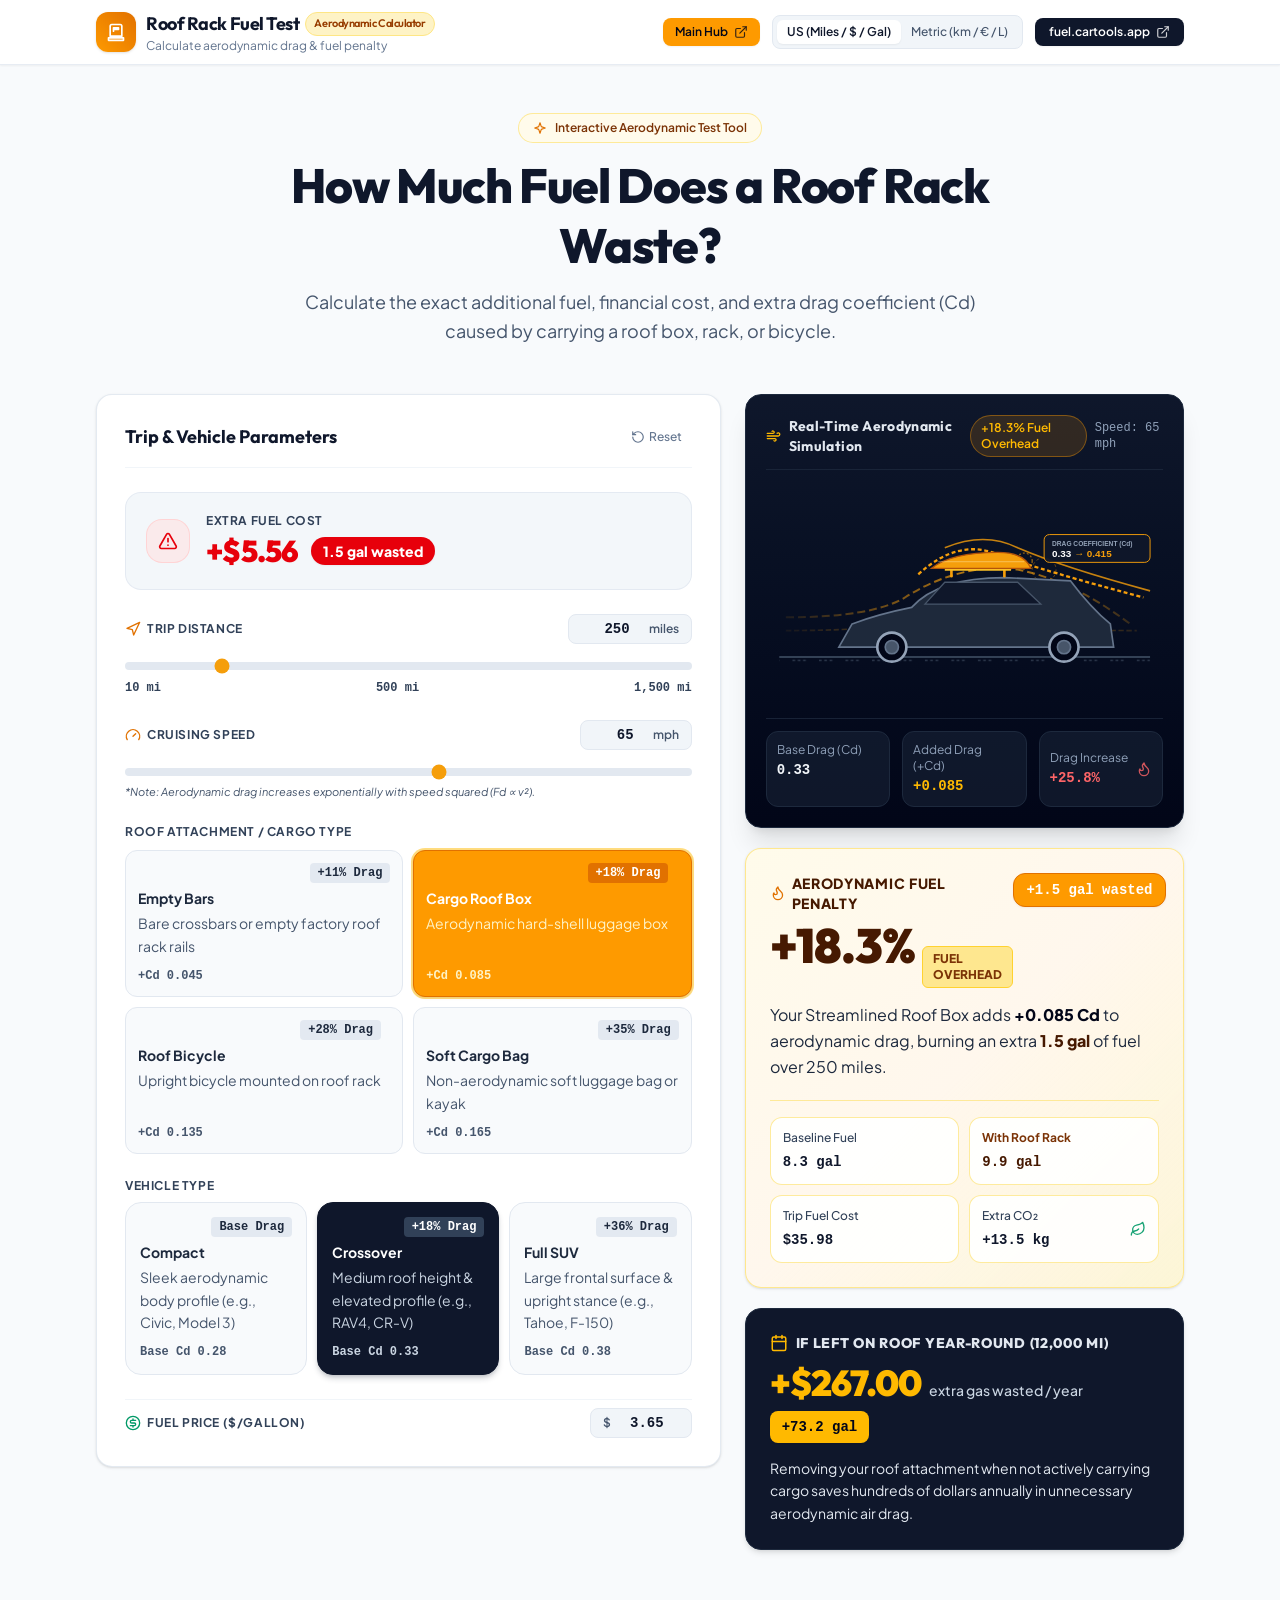
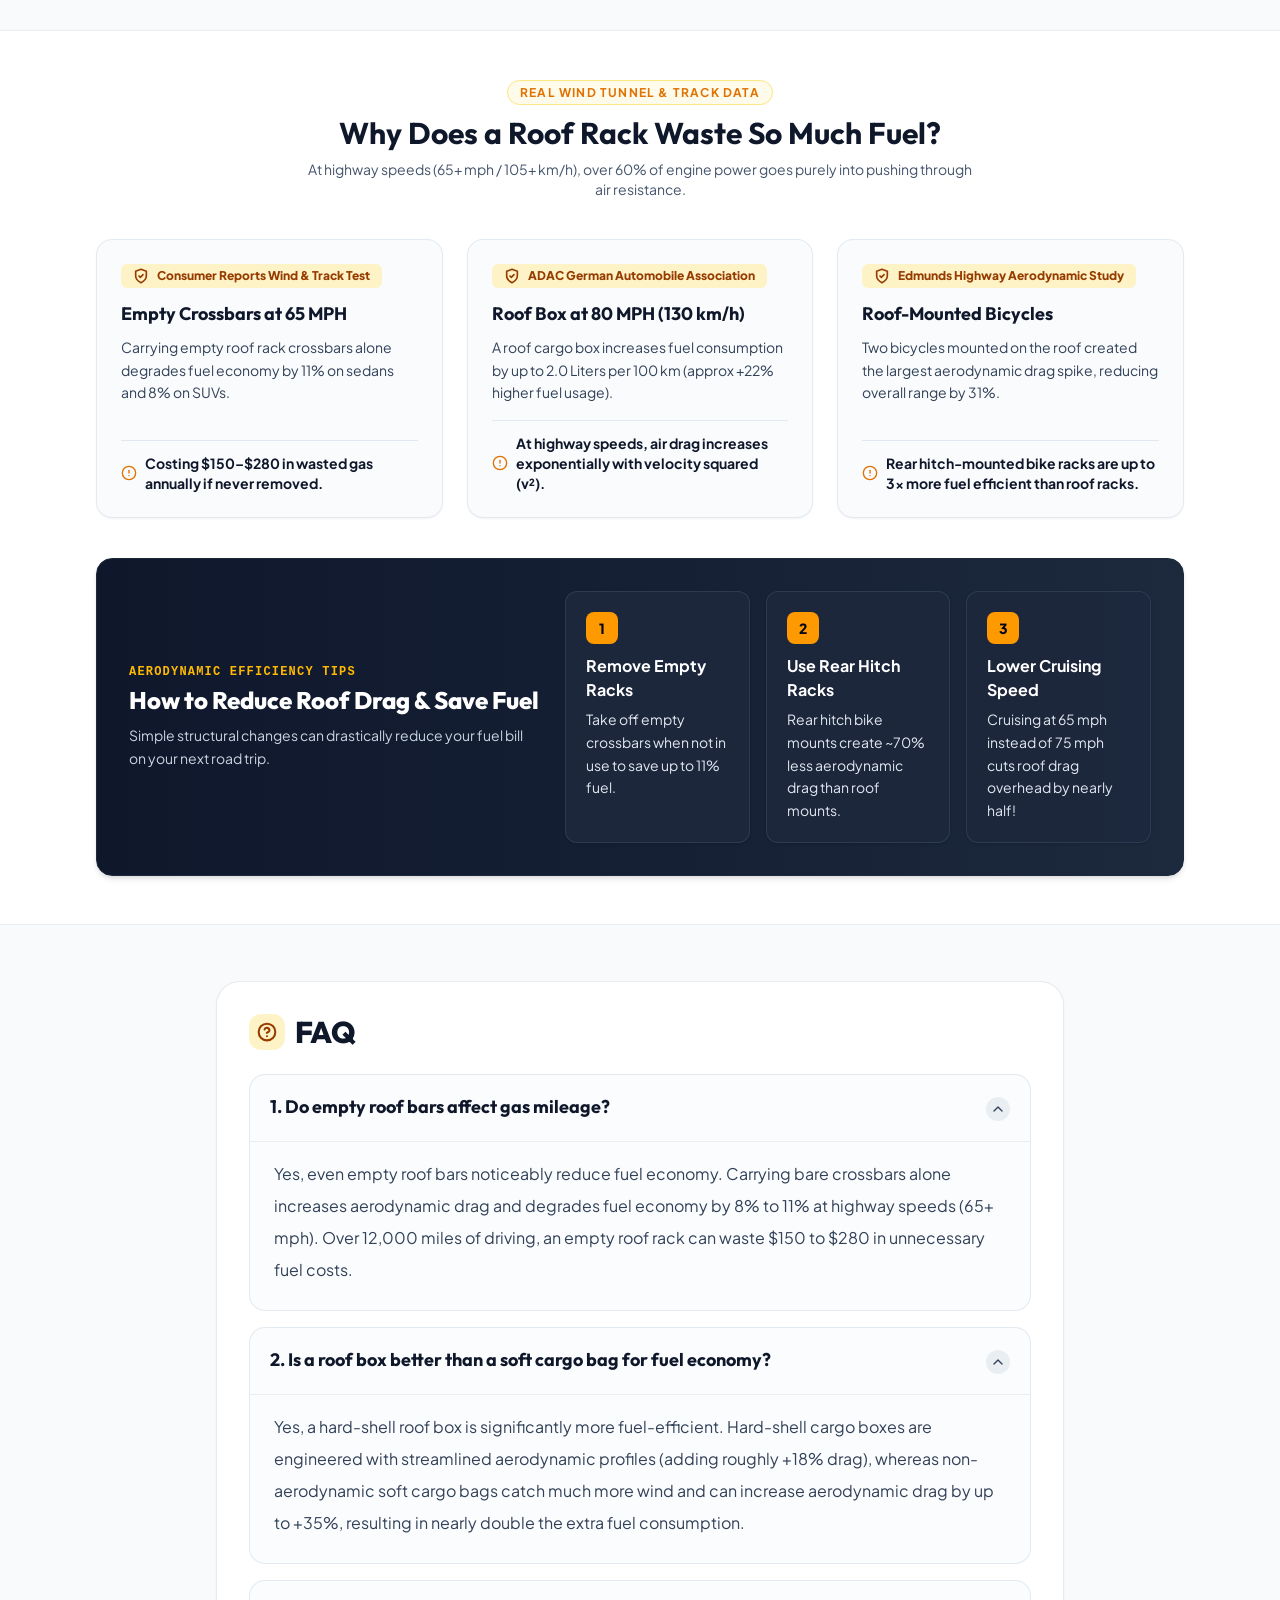
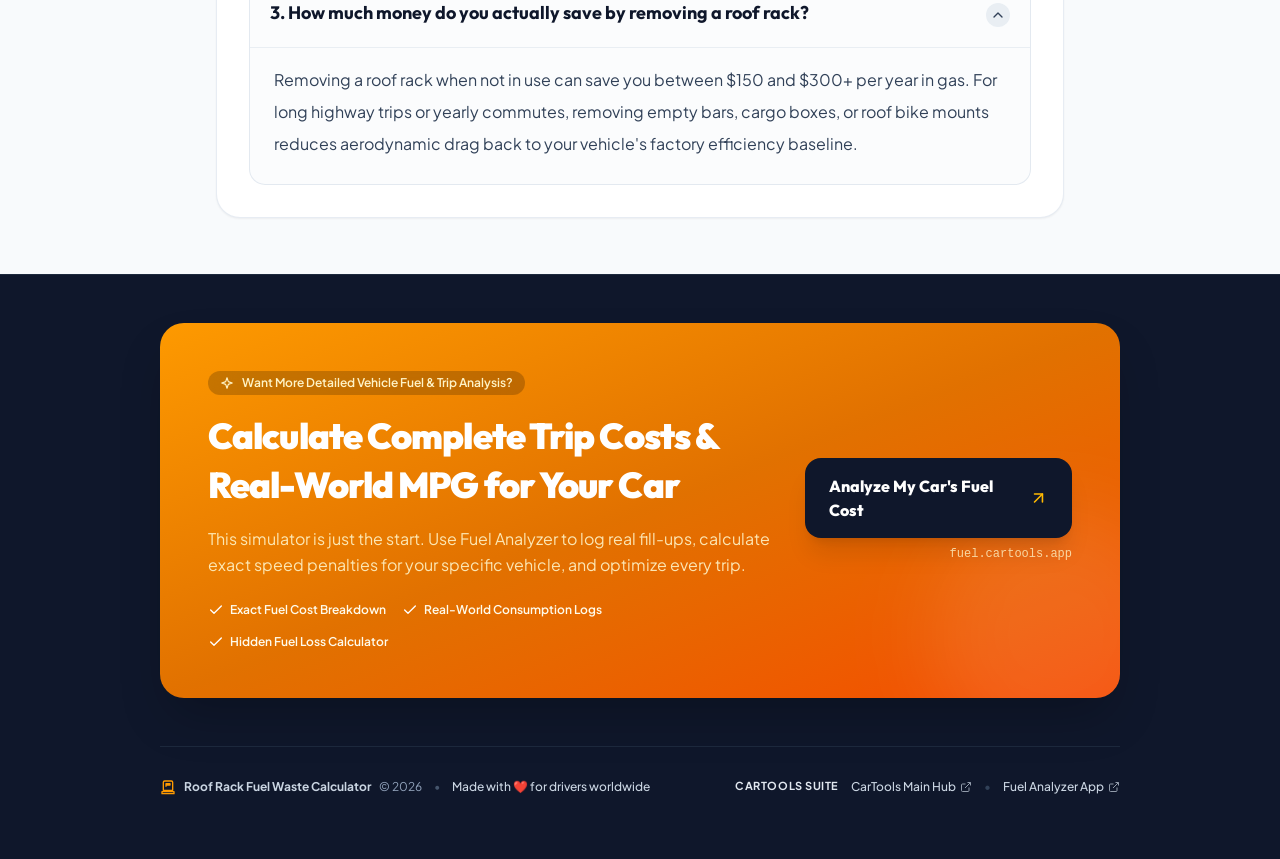
<file: tools/roof-rack-fuel-waste-calculator/index.html>
<!doctype html>
<html lang="en">
  <head>
    <meta charset="UTF-8" />
    <meta name="viewport" content="width=device-width, initial-scale=1.0" />
    <title>How Much Fuel Does a Roof Rack Waste? (Calculator & Test)</title>
    <meta
      name="description"
      content="Calculate how much fuel, gas mileage (MPG), and money a roof rack, roof box, or bike mount wastes due to aerodynamic drag. Real wind-tunnel benchmark physics calculator."
    />
    <meta name="theme-color" content="#f8fafc" />
    <link rel="canonical" href="https://fuel.cartools.app" />

    <!-- Favicon -->
    <link
      rel="icon"
      type="image/svg+xml"
      href="data:image/svg+xml,<svg xmlns='http://www.w3.org/2000/svg' viewBox='0 0 24 24' fill='%23f59e0b'><path d='M3 22v-3h18v3H3zm2-5V5c0-1.1.9-2 2-2h10c1.1 0 2 .9 2 2v12H5zm4-8h6V7H9v4z'/></svg>"
    />

    <!-- Open Graph / Social Media -->
    <meta property="og:type" content="website" />
    <meta
      property="og:title"
      content="How Much Fuel Does a Roof Rack Waste? (Aerodynamic Calculator)"
    />
    <meta
      property="og:description"
      content="Calculate the exact extra fuel, financial cost, and drag coefficient (Cd) overhead caused by roof boxes, crossbars, and bike racks."
    />
    <meta property="og:url" content="https://fuel.cartools.app" />

    <!-- Twitter Card -->
    <meta name="twitter:card" content="summary_large_image" />
    <meta
      name="twitter:title"
      content="Roof Rack Fuel Waste Calculator & Test"
    />
    <meta
      name="twitter:description"
      content="Find out how much gas your roof box or bike rack wastes on highway drives."
    />

    <!-- Web Fonts -->
    <link rel="preconnect" href="https://fonts.googleapis.com" />
    <link rel="preconnect" href="https://fonts.gstatic.com" crossorigin />
    <link
      href="https://fonts.googleapis.com/css2?family=Plus+Jakarta+Sans:wght@400;500;600;700;800&family=Outfit:wght@500;600;700;800;900&display=swap"
      rel="stylesheet"
    />

    <!-- Tailwind CSS v4 CDN -->
    <link
      rel="stylesheet"
      href="/tools/roof-rack-fuel-waste-calculator/css/style.css"
    />

    <!-- JSON-LD Structured Data for SEO -->
    <script type="application/ld+json">
      {
        "@context": "https://schema.org",
        "@type": "WebApplication",
        "name": "Roof Rack Fuel Waste Calculator",
        "applicationCategory": "UtilityApplication",
        "operatingSystem": "All",
        "description": "Calculate aerodynamic drag and fuel consumption penalty caused by roof racks, roof boxes, and bike mounts.",
        "url": "https://fuel.cartools.app"
      }
    </script>
    <script type="application/ld+json">
      {
        "@context": "https://schema.org",
        "@type": "FAQPage",
        "mainEntity": [
          {
            "@type": "Question",
            "name": "Do empty roof bars affect gas mileage?",
            "acceptedAnswer": {
              "@type": "Answer",
              "text": "Yes, even empty roof bars noticeably reduce fuel economy. Carrying bare crossbars alone increases aerodynamic drag and degrades fuel economy by 8% to 11% at highway speeds (65+ mph). Over 12,000 miles of driving, an empty roof rack can waste $150 to $280 in unnecessary fuel costs."
            }
          },
          {
            "@type": "Question",
            "name": "Is a roof box better than a soft cargo bag for fuel economy?",
            "acceptedAnswer": {
              "@type": "Answer",
              "text": "Yes, a hard-shell roof box is significantly more fuel-efficient. Hard-shell cargo boxes are engineered with streamlined aerodynamic profiles (adding roughly +18% drag), whereas non-aerodynamic soft cargo bags catch much more wind and can increase aerodynamic drag by up to +35%, resulting in nearly double the extra fuel consumption."
            }
          },
          {
            "@type": "Question",
            "name": "How much money do you actually save by removing a roof rack?",
            "acceptedAnswer": {
              "@type": "Answer",
              "text": "Removing a roof rack when not in use can save you between $150 and $300+ per year in gas. For long highway trips or yearly commutes, removing empty bars, cargo boxes, or roof bike mounts reduces aerodynamic drag back to your vehicle's factory efficiency baseline."
            }
          }
        ]
      }
    </script>
  </head>
  <body
    class="bg-slate-50 text-slate-900 font-['Plus_Jakarta_Sans',sans-serif] antialiased selection:bg-amber-100 selection:text-amber-900 pb-12 sm:pb-0"
  >
    <div id="app-wrapper" class="min-h-screen flex flex-col justify-between">
      <div>
        <!-- Top Sticky Header -->
        <header
          id="main-header"
          class="sticky top-0 z-40 bg-white/90 backdrop-blur-md border-b border-slate-200/80 shadow-xs"
        >
          <div
            class="max-w-6xl mx-auto px-4 sm:px-6 lg:px-8 h-16 flex items-center justify-between"
          >
            <!-- Brand Logo & Name -->
            <div id="header-brand" class="flex items-center gap-2.5">
              <div
                class="w-10 h-10 rounded-xl bg-gradient-to-tr from-amber-500 to-amber-600 flex items-center justify-center text-white shadow-sm"
              >
                <svg
                  class="w-5 h-5"
                  xmlns="http://www.w3.org/2000/svg"
                  viewBox="0 0 24 24"
                  fill="none"
                  stroke="currentColor"
                  stroke-width="2"
                  stroke-linecap="round"
                  stroke-linejoin="round"
                >
                  <path
                    d="M3 22v-3h18v3H3zm2-5V5c0-1.1.9-2 2-2h10c1.1 0 2 .9 2 2v12H5zm4-8h6V7H9v4z"
                  />
                </svg>
              </div>
              <div>
                <span
                  class="font-['Outfit'] font-bold text-lg text-slate-900 tracking-tight flex items-center gap-1.5"
                >
                  Roof Rack Fuel Test
                  <span
                    class="hidden sm:inline-block px-2 py-0.5 text-[11px] font-semibold bg-amber-100 text-amber-800 rounded-full border border-amber-200"
                  >
                    Aerodynamic Calculator
                  </span>
                </span>
                <p class="text-xs text-slate-500 hidden sm:block">
                  Calculate aerodynamic drag & fuel penalty
                </p>
              </div>
            </div>

            <!-- Right side controls: Unit Switcher & External CTA -->
            <div id="header-actions" class="flex items-center gap-2 sm:gap-3">
              <!-- Main Hub Button Link -->
              <a
                id="nav-main-hub-link"
                href="/"
                target="_blank"
                rel="noopener noreferrer"
                class="inline-flex items-center gap-1.5 px-3 py-1.5 rounded-lg text-xs font-semibold bg-amber-500 hover:bg-amber-600 text-slate-950 transition-all shadow-xs cursor-pointer"
              >
                <span>Main Hub</span>
                <svg
                  class="w-3.5 h-3.5 opacity-80"
                  xmlns="http://www.w3.org/2000/svg"
                  viewBox="0 0 24 24"
                  fill="none"
                  stroke="currentColor"
                  stroke-width="2"
                  stroke-linecap="round"
                  stroke-linejoin="round"
                >
                  <path
                    d="M18 13v6a2 2 0 0 1-2 2H5a2 2 0 0 1-2-2V8a2 2 0 0 1 2-2h6"
                  />
                  <polyline points="15 3 21 3 21 9" />
                  <line x1="10" y1="14" x2="21" y2="3" />
                </svg>
              </a>

              <!-- Unit Toggle Switch -->
              <div
                class="bg-slate-100 p-1 rounded-lg border border-slate-200 flex items-center text-xs font-medium"
              >
                <button
                  id="unit-imperial-btn"
                  type="button"
                  aria-pressed="true"
                  aria-label="Switch to US Imperial units"
                  class="px-2.5 py-1 rounded-md transition-all cursor-pointer bg-white text-slate-900 shadow-xs font-semibold"
                >
                  US (Miles / $ / Gal)
                </button>
                <button
                  id="unit-metric-btn"
                  type="button"
                  aria-pressed="false"
                  aria-label="Switch to Metric units"
                  class="px-2.5 py-1 rounded-md transition-all cursor-pointer text-slate-600 hover:text-slate-900"
                >
                  Metric (km / € / L)
                </button>
              </div>

              <!-- Quick CTA link -->
              <a
                id="nav-cta-link"
                href="https://fuel.cartools.app"
                target="_blank"
                rel="noopener noreferrer"
                class="hidden md:inline-flex items-center gap-1.5 px-3.5 py-1.5 rounded-lg text-xs font-semibold bg-slate-900 hover:bg-slate-800 text-white transition-all shadow-xs hover:shadow-sm"
              >
                <span>fuel.cartools.app</span>
                <svg
                  class="w-3.5 h-3.5 opacity-80"
                  xmlns="http://www.w3.org/2000/svg"
                  viewBox="0 0 24 24"
                  fill="none"
                  stroke="currentColor"
                  stroke-width="2"
                  stroke-linecap="round"
                  stroke-linejoin="round"
                >
                  <path
                    d="M18 13v6a2 2 0 0 1-2 2H5a2 2 0 0 1-2-2V8a2 2 0 0 1 2-2h6"
                  />
                  <polyline points="15 3 21 3 21 9" />
                  <line x1="10" y1="14" x2="21" y2="3" />
                </svg>
              </a>
            </div>
          </div>
        </header>

        <!-- Central Calculator Tool Section -->
        <main id="main-content">
          <section
            id="calculator-section"
            class="w-full py-8 md:py-12 px-4 sm:px-6 lg:px-8 max-w-6xl mx-auto"
          >
            <!-- Top Heading Banner -->
            <div
              id="calculator-hero-header"
              class="text-center max-w-3xl mx-auto mb-8 sm:mb-12"
            >
              <div
                class="inline-flex items-center gap-2 px-3.5 py-1.5 rounded-full bg-amber-50 border border-amber-200/80 text-amber-900 text-xs font-semibold mb-3"
              >
                <svg
                  class="w-3.5 h-3.5 text-amber-600"
                  xmlns="http://www.w3.org/2000/svg"
                  viewBox="0 0 24 24"
                  fill="none"
                  stroke="currentColor"
                  stroke-width="2"
                  stroke-linecap="round"
                  stroke-linejoin="round"
                >
                  <path
                    d="m12 3-1.912 5.813a2 2 0 0 1-1.275 1.275L3 12l5.813 1.912a2 2 0 0 1 1.275 1.275L12 21l1.912-5.813a2 2 0 0 1 1.275-1.275L21 12l-5.813-1.912a2 2 0 0 1-1.275-1.275L12 3z"
                  />
                </svg>
                <span>Interactive Aerodynamic Test Tool</span>
              </div>
              <h1
                class="font-['Outfit'] font-extrabold text-3xl sm:text-4xl md:text-5xl text-slate-900 tracking-tight leading-tight"
              >
                How Much Fuel Does a Roof Rack Waste?
              </h1>
              <p
                class="mt-3 text-base sm:text-lg text-slate-600 leading-relaxed max-w-2xl mx-auto"
              >
                Calculate the exact additional fuel, financial cost, and extra
                drag coefficient (Cd) caused by carrying a roof box, rack, or
                bicycle.
              </p>
            </div>

            <!-- Main Grid: Inputs on Left, Live Aerodynamic Graphic & Metric Output Cards on Right -->
            <div class="grid grid-cols-1 lg:grid-cols-12 gap-6 items-start">
              <!-- Left Column: Inputs -->
              <div
                id="calculator-inputs-card"
                class="lg:col-span-7 bg-white rounded-2xl p-5 sm:p-7 border border-slate-200/90 shadow-sm space-y-6"
              >
                <!-- Header Row with Quick Reset -->
                <div
                  class="flex items-center justify-between border-b border-slate-100 pb-4"
                >
                  <h2 class="font-['Outfit'] font-bold text-lg text-slate-900">
                    Trip & Vehicle Parameters
                  </h2>
                  <button
                    id="calculator-reset-btn"
                    type="button"
                    class="text-xs font-medium text-slate-500 hover:text-slate-900 flex items-center gap-1 transition-colors px-2.5 py-1 rounded-md hover:bg-slate-100 cursor-pointer"
                  >
                    <svg
                      class="w-3.5 h-3.5"
                      xmlns="http://www.w3.org/2000/svg"
                      viewBox="0 0 24 24"
                      fill="none"
                      stroke="currentColor"
                      stroke-width="2"
                      stroke-linecap="round"
                      stroke-linejoin="round"
                    >
                      <path
                        d="M3 12a9 9 0 1 0 9-9 9.75 9.75 0 0 0-6.74 2.74L3 8"
                      />
                      <path d="M3 3v5h5" />
                    </svg>
                    <span>Reset</span>
                  </button>
                </div>

                <!-- Extra Fuel Cost Banner -->
                <div
                  id="quick-overhead-banner"
                  class="bg-slate-100/80 rounded-2xl p-4 sm:p-5 border border-slate-200/80 flex items-center justify-between gap-3 relative"
                >
                  <div class="flex items-center gap-3 sm:gap-4">
                    <div
                      class="w-10 h-10 sm:w-11 sm:h-11 rounded-2xl bg-red-100/60 text-red-600 flex items-center justify-center shrink-0 border border-red-200/70"
                    >
                      <svg
                        class="w-5 h-5 text-red-600"
                        xmlns="http://www.w3.org/2000/svg"
                        viewBox="0 0 24 24"
                        fill="none"
                        stroke="currentColor"
                        stroke-width="2"
                        stroke-linecap="round"
                        stroke-linejoin="round"
                      >
                        <path
                          d="m21.73 18-8-14a2 2 0 0 0-3.48 0l-8 14A2 2 0 0 0 4 21h16a2 2 0 0 0 1.73-3Z"
                        />
                        <line x1="12" y1="9" x2="12" y2="13" />
                        <line x1="12" y1="17" x2="12.01" y2="17" />
                      </svg>
                    </div>
                    <div>
                      <span
                        class="text-[11px] sm:text-xs uppercase font-bold tracking-wider text-slate-700 block"
                      >
                        EXTRA FUEL COST
                      </span>
                      <div
                        class="flex flex-wrap items-center gap-2 sm:gap-3 mt-1"
                      >
                        <span
                          id="quick-extra-cost"
                          class="font-['Outfit'] font-black text-2xl sm:text-3xl text-red-600 tracking-tight"
                        >
                          +$11.83
                        </span>
                        <span
                          id="quick-wasted-fuel"
                          class="text-xs sm:text-sm font-extrabold text-white bg-red-600 px-3 py-1 rounded-full shadow-xs whitespace-nowrap"
                        >
                          3.2 gal wasted
                        </span>
                      </div>
                    </div>
                  </div>
                </div>

                <!-- Distance Input & Slider -->
                <div id="distance-input-group" class="space-y-2">
                  <div class="flex items-center justify-between">
                    <label
                      htmlFor="distance-number-input"
                      class="text-xs font-bold text-slate-700 uppercase tracking-wider flex items-center gap-1.5 cursor-pointer"
                    >
                      <svg
                        class="w-4 h-4 text-amber-600"
                        xmlns="http://www.w3.org/2000/svg"
                        viewBox="0 0 24 24"
                        fill="none"
                        stroke="currentColor"
                        stroke-width="2"
                        stroke-linecap="round"
                        stroke-linejoin="round"
                      >
                        <polygon points="3 11 22 2 13 21 11 13 3 11" />
                      </svg>
                      <span>Trip Distance</span>
                    </label>
                    <div
                      class="flex items-center gap-1 bg-slate-100 px-3 py-1 rounded-lg border border-slate-200"
                    >
                      <input
                        id="distance-number-input"
                        type="number"
                        min="1"
                        max="3000"
                        value="250"
                        aria-label="Trip Distance"
                        class="w-16 font-mono font-bold text-slate-900 text-sm text-right bg-transparent outline-none"
                      />
                      <span
                        id="distance-unit-label"
                        class="text-xs font-semibold text-slate-600"
                        >miles</span
                      >
                    </div>
                  </div>
                  <input
                    id="distance-range-slider"
                    type="range"
                    min="10"
                    max="1500"
                    step="10"
                    value="250"
                    aria-label="Trip Distance Slider"
                    class="w-full h-2 bg-slate-200 rounded-lg appearance-none cursor-pointer accent-amber-500"
                  />
                  <div
                    class="flex justify-between text-xs font-bold text-slate-700 font-mono pt-0.5"
                  >
                    <span id="distance-min-label">10 mi</span>
                    <span id="distance-mid-label">500 mi</span>
                    <span id="distance-max-label">1,500 mi</span>
                  </div>
                </div>

                <!-- Speed Input & Slider -->
                <div id="speed-input-group" class="space-y-2">
                  <div class="flex items-center justify-between">
                    <label
                      htmlFor="speed-number-input"
                      class="text-xs font-bold text-slate-700 uppercase tracking-wider flex items-center gap-1.5 cursor-pointer"
                    >
                      <svg
                        class="w-4 h-4 text-amber-600"
                        xmlns="http://www.w3.org/2000/svg"
                        viewBox="0 0 24 24"
                        fill="none"
                        stroke="currentColor"
                        stroke-width="2"
                        stroke-linecap="round"
                        stroke-linejoin="round"
                      >
                        <path d="m12 14 4-4" />
                        <path d="M3.34 19a10 10 0 1 1 17.32 0" />
                      </svg>
                      <span>Cruising Speed</span>
                    </label>
                    <div
                      class="flex items-center gap-1 bg-slate-100 px-3 py-1 rounded-lg border border-slate-200"
                    >
                      <input
                        id="speed-number-input"
                        type="number"
                        min="35"
                        max="90"
                        value="65"
                        aria-label="Cruising Speed"
                        class="w-14 font-mono font-bold text-slate-900 text-sm text-right bg-transparent outline-none"
                      />
                      <span
                        id="speed-unit-label"
                        class="text-xs font-semibold text-slate-600"
                        >mph</span
                      >
                    </div>
                  </div>
                  <input
                    id="speed-range-slider"
                    type="range"
                    min="40"
                    max="85"
                    step="1"
                    value="65"
                    aria-label="Cruising Speed Slider"
                    class="w-full h-2 bg-slate-200 rounded-lg appearance-none cursor-pointer accent-amber-500"
                  />
                  <p class="text-[11px] text-slate-600 italic">
                    *Note: Aerodynamic drag increases exponentially with speed
                    squared (Fd ∝ v²).
                  </p>
                </div>

                <!-- Attachment Type Selector -->
                <div id="attachment-selector-group">
                  <label
                    class="block text-xs font-bold text-slate-700 uppercase tracking-wider mb-2.5"
                  >
                    Roof Attachment / Cargo Type
                  </label>
                  <div id="attachments-grid" class="grid grid-cols-2 gap-2.5">
                    <button
                      id="attachment-btn-empty_bars"
                      type="button"
                      aria-pressed="false"
                      class="p-3 rounded-xl border text-left transition-all relative flex flex-col justify-between cursor-pointer bg-slate-50 hover:bg-slate-100 border-slate-200 text-slate-800"
                    >
                      <div>
                        <div class="flex justify-end mb-1.5">
                          <span
                            class="text-xs font-mono px-2 py-0.5 rounded font-bold bg-slate-200/90 text-slate-800"
                            >+11% Drag</span
                          >
                        </div>
                        <span class="font-bold text-sm block mb-1 leading-snug"
                          >Empty Bars</span
                        >
                        <p
                          class="text-xs sm:text-sm leading-relaxed text-slate-600"
                        >
                          Bare crossbars or empty factory roof rack rails
                        </p>
                      </div>
                      <div
                        class="mt-2.5 text-xs font-mono font-semibold text-slate-600"
                      >
                        +Cd 0.045
                      </div>
                    </button>

                    <button
                      id="attachment-btn-roof_box"
                      type="button"
                      aria-pressed="true"
                      class="p-3 rounded-xl border text-left transition-all relative flex flex-col justify-between cursor-pointer bg-amber-500 text-white border-amber-600 shadow-sm ring-2 ring-amber-400/50"
                    >
                      <div>
                        <div class="flex justify-end mb-1.5">
                          <span
                            class="text-xs font-mono px-2 py-0.5 rounded font-bold bg-amber-600 text-white"
                            >+18% Drag</span
                          >
                        </div>
                        <span class="font-bold text-sm block mb-1 leading-snug"
                          >Cargo Roof Box</span
                        >
                        <p
                          class="text-xs sm:text-sm leading-relaxed text-amber-100"
                        >
                          Aerodynamic hard-shell luggage box
                        </p>
                      </div>
                      <div
                        class="mt-2.5 text-xs font-mono font-semibold text-amber-100"
                      >
                        +Cd 0.085
                      </div>
                    </button>

                    <button
                      id="attachment-btn-bike_rack"
                      type="button"
                      aria-pressed="false"
                      class="p-3 rounded-xl border text-left transition-all relative flex flex-col justify-between cursor-pointer bg-slate-50 hover:bg-slate-100 border-slate-200 text-slate-800"
                    >
                      <div>
                        <div class="flex justify-end mb-1.5">
                          <span
                            class="text-xs font-mono px-2 py-0.5 rounded font-bold bg-slate-200/90 text-slate-800"
                            >+28% Drag</span
                          >
                        </div>
                        <span class="font-bold text-sm block mb-1 leading-snug"
                          >Roof Bicycle</span
                        >
                        <p
                          class="text-xs sm:text-sm leading-relaxed text-slate-600"
                        >
                          Upright bicycle mounted on roof rack
                        </p>
                      </div>
                      <div
                        class="mt-2.5 text-xs font-mono font-semibold text-slate-600"
                      >
                        +Cd 0.135
                      </div>
                    </button>

                    <button
                      id="attachment-btn-bulky_bag"
                      type="button"
                      aria-pressed="false"
                      class="p-3 rounded-xl border text-left transition-all relative flex flex-col justify-between cursor-pointer bg-slate-50 hover:bg-slate-100 border-slate-200 text-slate-800"
                    >
                      <div>
                        <div class="flex justify-end mb-1.5">
                          <span
                            class="text-xs font-mono px-2 py-0.5 rounded font-bold bg-slate-200/90 text-slate-800"
                            >+35% Drag</span
                          >
                        </div>
                        <span class="font-bold text-sm block mb-1 leading-snug"
                          >Soft Cargo Bag</span
                        >
                        <p
                          class="text-xs sm:text-sm leading-relaxed text-slate-600"
                        >
                          Non-aerodynamic soft luggage bag or kayak
                        </p>
                      </div>
                      <div
                        class="mt-2.5 text-xs font-mono font-semibold text-slate-600"
                      >
                        +Cd 0.165
                      </div>
                    </button>
                  </div>
                </div>

                <!-- Vehicle Type Selector -->
                <div id="vehicle-selector-group">
                  <label
                    class="block text-xs font-bold text-slate-700 uppercase tracking-wider mb-2"
                  >
                    Vehicle Type
                  </label>
                  <div
                    id="vehicles-grid"
                    class="grid grid-cols-1 sm:grid-cols-3 gap-2.5"
                  >
                    <button
                      id="vehicle-btn-sedan"
                      type="button"
                      aria-pressed="false"
                      class="p-3 sm:p-3.5 rounded-2xl border text-left transition-all cursor-pointer flex flex-col justify-between bg-slate-50 hover:bg-slate-100 border-slate-200 text-slate-800"
                    >
                      <div>
                        <div class="flex justify-end mb-1.5">
                          <span
                            class="text-xs font-mono px-2 py-0.5 rounded font-bold bg-slate-200/90 text-slate-800"
                            >Base Drag</span
                          >
                        </div>
                        <span class="font-bold text-sm block mb-1 leading-snug"
                          >Compact</span
                        >
                        <p
                          class="text-xs sm:text-sm leading-relaxed text-slate-600"
                        >
                          Sleek aerodynamic body profile (e.g., Civic, Model 3)
                        </p>
                      </div>
                      <div
                        class="mt-2.5 text-xs font-mono font-semibold text-slate-600"
                      >
                        Base Cd 0.28
                      </div>
                    </button>

                    <button
                      id="vehicle-btn-crossover"
                      type="button"
                      aria-pressed="true"
                      class="p-3 sm:p-3.5 rounded-2xl border text-left transition-all cursor-pointer flex flex-col justify-between bg-slate-900 text-white border-slate-900 shadow-md shadow-slate-900/20"
                    >
                      <div>
                        <div class="flex justify-end mb-1.5">
                          <span
                            class="text-xs font-mono px-2 py-0.5 rounded font-bold bg-slate-700 text-white"
                            >+18% Drag</span
                          >
                        </div>
                        <span class="font-bold text-sm block mb-1 leading-snug"
                          >Crossover</span
                        >
                        <p
                          class="text-xs sm:text-sm leading-relaxed text-slate-300"
                        >
                          Medium roof height & elevated profile (e.g., RAV4,
                          CR-V)
                        </p>
                      </div>
                      <div
                        class="mt-2.5 text-xs font-mono font-semibold text-slate-300"
                      >
                        Base Cd 0.33
                      </div>
                    </button>

                    <button
                      id="vehicle-btn-suv"
                      type="button"
                      aria-pressed="false"
                      class="p-3 sm:p-3.5 rounded-2xl border text-left transition-all cursor-pointer flex flex-col justify-between bg-slate-50 hover:bg-slate-100 border-slate-200 text-slate-800"
                    >
                      <div>
                        <div class="flex justify-end mb-1.5">
                          <span
                            class="text-xs font-mono px-2 py-0.5 rounded font-bold bg-slate-200/90 text-slate-800"
                            >+36% Drag</span
                          >
                        </div>
                        <span class="font-bold text-sm block mb-1 leading-snug"
                          >Full SUV</span
                        >
                        <p
                          class="text-xs sm:text-sm leading-relaxed text-slate-600"
                        >
                          Large frontal surface & upright stance (e.g., Tahoe,
                          F-150)
                        </p>
                      </div>
                      <div
                        class="mt-2.5 text-xs font-mono font-semibold text-slate-600"
                      >
                        Base Cd 0.38
                      </div>
                    </button>
                  </div>
                </div>

                <!-- Fuel Price Input -->
                <div
                  id="fuel-price-input-group"
                  class="pt-2 border-t border-slate-100 flex items-center justify-between"
                >
                  <label
                    htmlFor="fuel-price-number-input"
                    class="text-xs font-bold text-slate-700 uppercase tracking-wider flex items-center gap-1.5 cursor-pointer"
                  >
                    <svg
                      class="w-4 h-4 text-emerald-600"
                      xmlns="http://www.w3.org/2000/svg"
                      viewBox="0 0 24 24"
                      fill="none"
                      stroke="currentColor"
                      stroke-width="2"
                      stroke-linecap="round"
                      stroke-linejoin="round"
                    >
                      <circle cx="12" cy="12" r="10" />
                      <path d="M16 8h-6a2 2 0 1 0 0 4h4a2 2 0 1 1 0 4H8" />
                      <path d="M12 6v2" />
                      <path d="M12 16v2" />
                    </svg>
                    <span
                      >Fuel Price (<span id="fuel-price-unit-label"
                        >$/Gallon</span
                      >)</span
                    >
                  </label>
                  <div
                    class="flex items-center gap-1 bg-slate-100 px-3 py-1 rounded-lg border border-slate-200"
                  >
                    <span class="text-xs font-semibold text-slate-600">$</span>
                    <input
                      id="fuel-price-number-input"
                      type="number"
                      step="0.05"
                      min="0.5"
                      max="10"
                      value="3.65"
                      aria-label="Fuel Price"
                      class="w-16 font-mono font-bold text-slate-900 text-sm text-right bg-transparent outline-none"
                    />
                  </div>
                </div>
              </div>

              <!-- Right Column: Live Aerodynamic Simulation & Results Output -->
              <div
                id="calculator-results-wrapper"
                class="lg:col-span-5 space-y-5"
              >
                <!-- SVG Simulation Canvas Box -->
                <div
                  id="car-graphic-container"
                  class="bg-gradient-to-b from-slate-900 to-slate-950 rounded-2xl p-5 text-white border border-slate-800 shadow-xl overflow-hidden relative"
                >
                  <div
                    class="flex items-center justify-between border-b border-slate-800/80 pb-3 mb-4"
                  >
                    <div class="flex items-center gap-2">
                      <svg
                        class="w-5 h-5 text-amber-400 animate-pulse"
                        xmlns="http://www.w3.org/2000/svg"
                        viewBox="0 0 24 24"
                        fill="none"
                        stroke="currentColor"
                        stroke-width="2"
                        stroke-linecap="round"
                        stroke-linejoin="round"
                      >
                        <path d="M17.7 7.7a2.5 2.5 0 1 1 1.8 4.3H2" />
                        <path d="M9.6 4.6A2 2 0 1 1 11 8H2" />
                        <path d="M12.6 19.4A2 2 0 1 0 14 16H2" />
                      </svg>
                      <span
                        class="font-['Outfit'] font-bold text-sm tracking-wide text-slate-200"
                      >
                        Real-Time Aerodynamic Simulation
                      </span>
                    </div>
                    <div class="flex items-center gap-2">
                      <span
                        id="graphic-overhead-badge"
                        class="text-xs px-2.5 py-1 rounded-full font-semibold border border-amber-500/40 bg-amber-500/15 text-amber-400"
                      >
                        +18.2% Fuel Overhead
                      </span>
                      <span
                        id="graphic-speed-display"
                        class="text-xs text-slate-400 font-mono hidden sm:inline"
                      >
                        Speed: 65 mph
                      </span>
                    </div>
                  </div>

                  <div
                    id="car-svg-wrapper"
                    class="relative w-full h-48 sm:h-56 flex items-center justify-center my-2"
                  >
                    <!-- SVG injected dynamically by app.js -->
                  </div>

                  <div
                    class="grid grid-cols-2 sm:grid-cols-3 gap-3 pt-3 border-t border-slate-800/80 text-xs"
                  >
                    <div
                      class="bg-slate-800/50 p-2.5 rounded-xl border border-slate-800"
                    >
                      <span class="text-slate-400 block mb-0.5"
                        >Base Drag (Cd)</span
                      >
                      <span
                        id="graphic-base-cd"
                        class="font-bold text-slate-100 text-sm font-mono"
                        >0.33</span
                      >
                    </div>
                    <div
                      class="bg-slate-800/50 p-2.5 rounded-xl border border-slate-800"
                    >
                      <span class="text-slate-400 block mb-0.5"
                        >Added Drag (+Cd)</span
                      >
                      <span
                        id="graphic-delta-cd"
                        class="font-bold text-amber-400 text-sm font-mono"
                        >+0.085</span
                      >
                    </div>
                    <div
                      class="col-span-2 sm:col-span-1 bg-slate-800/50 p-2.5 rounded-xl border border-slate-800 flex items-center justify-between"
                    >
                      <div>
                        <span class="text-slate-400 block mb-0.5"
                          >Drag Increase</span
                        >
                        <span
                          id="graphic-cd-increase"
                          class="font-bold text-red-400 text-sm font-mono"
                          >+25.8%</span
                        >
                      </div>
                      <svg
                        class="w-4 h-4 text-red-400 opacity-80"
                        xmlns="http://www.w3.org/2000/svg"
                        viewBox="0 0 24 24"
                        fill="none"
                        stroke="currentColor"
                        stroke-width="2"
                        stroke-linecap="round"
                        stroke-linejoin="round"
                      >
                        <path
                          d="M8.5 14.5A2.5 2.5 0 0 0 11 12c0-1.38-.5-2-1-3-1.072-2.143-.224-4.054 2-6 .5 2.5 2 4.9 4 6.5 2 1.6 3 3.5 3 5.5a7 7 0 1 1-14 0c0-1.153.433-2.294 1-3a2.5 2.5 0 0 0 2.5 2.5z"
                        />
                      </svg>
                    </div>
                  </div>
                </div>

                <!-- Primary Result Headline Card -->
                <div
                  id="result-headline-card"
                  class="bg-gradient-to-br from-amber-50 via-orange-50 to-amber-100/70 rounded-2xl p-6 border border-amber-200/90 shadow-sm relative overflow-hidden"
                >
                  <div class="flex items-start justify-between">
                    <div>
                      <span
                        class="text-xs sm:text-sm font-extrabold uppercase tracking-wider text-amber-950 flex items-center gap-1.5"
                      >
                        <svg
                          class="w-4 h-4 text-amber-600"
                          xmlns="http://www.w3.org/2000/svg"
                          viewBox="0 0 24 24"
                          fill="none"
                          stroke="currentColor"
                          stroke-width="2"
                          stroke-linecap="round"
                          stroke-linejoin="round"
                        >
                          <path
                            d="M8.5 14.5A2.5 2.5 0 0 0 11 12c0-1.38-.5-2-1-3-1.072-2.143-.224-4.054 2-6 .5 2.5 2 4.9 4 6.5 2 1.6 3 3.5 3 5.5a7 7 0 1 1-14 0c0-1.153.433-2.294 1-3a2.5 2.5 0 0 0 2.5 2.5z"
                          />
                        </svg>
                        Aerodynamic Fuel Penalty
                      </span>
                      <div class="mt-2 flex items-baseline gap-2">
                        <span
                          id="result-penalty-percent"
                          class="font-['Outfit'] font-black text-4xl sm:text-5xl text-amber-950 tracking-tight"
                        >
                          +18.2%
                        </span>
                        <span
                          class="text-xs font-extrabold text-amber-900 bg-amber-200/90 px-2.5 py-1 rounded-md border border-amber-300 uppercase"
                        >
                          Fuel Overhead
                        </span>
                      </div>
                    </div>
                    <div
                      id="result-wasted-badge"
                      class="bg-amber-500 text-white font-mono font-black text-xs sm:text-sm px-3 py-1.5 rounded-xl shadow-xs border border-amber-600 whitespace-nowrap"
                    >
                      +3.2 gal wasted
                    </div>
                  </div>

                  <p
                    id="result-description"
                    class="mt-3.5 text-sm sm:text-base text-slate-800 leading-relaxed font-normal"
                  >
                    Your Streamlined Roof Box adds
                    <strong class="text-slate-950 font-extrabold"
                      >+0.085 Cd</strong
                    >
                    to aerodynamic drag, burning an extra
                    <strong class="text-amber-950 font-extrabold"
                      >3.2 gal</strong
                    >
                    of fuel over 250 miles.
                  </p>

                  <!-- Quick Metrics Breakdown Table -->
                  <div
                    id="results-breakdown-grid"
                    class="grid grid-cols-2 gap-2.5 mt-5 pt-4 border-t border-amber-200/80"
                  >
                    <div
                      class="bg-white/90 p-3 rounded-xl border border-amber-200/80"
                    >
                      <span
                        class="text-xs text-slate-700 font-medium block mb-0.5"
                        >Baseline Fuel</span
                      >
                      <span
                        id="res-base-fuel"
                        class="font-bold text-slate-900 text-sm font-mono"
                      >
                        8.3 gal
                      </span>
                    </div>
                    <div
                      class="bg-white/90 p-3 rounded-xl border border-amber-200/80"
                    >
                      <span
                        class="text-xs text-amber-900 font-bold block mb-0.5"
                        >With Roof Rack</span
                      >
                      <span
                        id="res-new-fuel"
                        class="font-bold text-amber-950 text-sm font-mono"
                      >
                        11.5 gal
                      </span>
                    </div>
                    <div
                      class="bg-white/90 p-3 rounded-xl border border-amber-200/80"
                    >
                      <span
                        class="text-xs text-slate-700 font-medium block mb-0.5"
                        >Trip Fuel Cost</span
                      >
                      <span
                        id="res-new-cost"
                        class="font-bold text-slate-900 text-sm font-mono"
                      >
                        $42.08
                      </span>
                    </div>
                    <div
                      class="bg-white/90 p-3 rounded-xl border border-amber-200/80 flex items-center justify-between"
                    >
                      <div>
                        <span
                          class="text-xs text-slate-700 font-medium block mb-0.5"
                          >Extra CO₂</span
                        >
                        <span
                          id="res-extra-co2"
                          class="font-bold text-slate-900 text-sm font-mono"
                        >
                          +28.8 kg
                        </span>
                      </div>
                      <svg
                        class="w-4 h-4 text-emerald-600 opacity-90"
                        xmlns="http://www.w3.org/2000/svg"
                        viewBox="0 0 24 24"
                        fill="none"
                        stroke="currentColor"
                        stroke-width="2"
                        stroke-linecap="round"
                        stroke-linejoin="round"
                      >
                        <path
                          d="M11 20A7 7 0 0 1 9.8 6.1C15.5 5 17 4.48 19 2c1 2 2 4.18 2 8 0 5.5-4.78 10-10 10Z"
                        />
                        <path
                          d="M2 21c0-3 1.85-5.36 5.08-6C9.5 14.52 12 13 13 12"
                        />
                      </svg>
                    </div>
                  </div>
                </div>

                <!-- Yearly Projection Warning Card -->
                <div
                  id="yearly-projection-card"
                  class="bg-slate-900 text-white rounded-2xl p-5 sm:p-6 border border-slate-800 shadow-md relative"
                >
                  <div class="flex items-center gap-2 mb-2.5">
                    <svg
                      class="w-4.5 h-4.5 text-amber-400 shrink-0"
                      xmlns="http://www.w3.org/2000/svg"
                      viewBox="0 0 24 24"
                      fill="none"
                      stroke="currentColor"
                      stroke-width="2"
                      stroke-linecap="round"
                      stroke-linejoin="round"
                    >
                      <rect width="18" height="18" x="3" y="4" rx="2" ry="2" />
                      <line x1="16" y1="2" x2="16" y2="6" />
                      <line x1="8" y1="2" x2="8" y2="6" />
                      <line x1="3" y1="10" x2="21" y2="10" />
                    </svg>
                    <span
                      id="yearly-distance-title"
                      class="font-['Outfit'] font-extrabold text-xs sm:text-sm uppercase tracking-wider text-slate-200"
                    >
                      IF LEFT ON ROOF YEAR-ROUND (12,000 MI)
                    </span>
                  </div>
                  <div
                    class="flex flex-wrap items-baseline justify-between gap-2 mt-2"
                  >
                    <div class="flex items-baseline gap-2">
                      <span
                        id="yearly-extra-cost"
                        class="font-['Outfit'] font-black text-3xl sm:text-4xl text-amber-400 tracking-tight"
                      >
                        +$568.12
                      </span>
                      <span
                        class="text-xs sm:text-sm font-medium text-slate-300"
                        >extra gas wasted / year</span
                      >
                    </div>
                    <span
                      id="yearly-extra-fuel"
                      class="text-xs sm:text-sm font-mono font-extrabold bg-amber-400 text-slate-950 px-3 py-1.5 rounded-lg shadow-xs"
                    >
                      +155.6 gal
                    </span>
                  </div>
                  <p
                    class="text-xs sm:text-sm text-slate-200 mt-3.5 leading-relaxed font-normal"
                  >
                    Removing your roof attachment when not actively carrying
                    cargo saves hundreds of dollars annually in unnecessary
                    aerodynamic air drag.
                  </p>
                </div>
              </div>
            </div>
          </section>

          <!-- Test Facts & Aerodynamic Physics Section -->
          <section
            id="test-results-section"
            class="w-full py-12 bg-white border-y border-slate-200/80 my-8"
          >
            <div class="max-w-6xl mx-auto px-4 sm:px-6 lg:px-8">
              <!-- Section Title -->
              <div class="text-center max-w-2xl mx-auto mb-10">
                <span
                  class="text-xs font-bold uppercase tracking-widest text-amber-600 bg-amber-50 border border-amber-200 px-3 py-1 rounded-full"
                >
                  Real Wind Tunnel & Track Data
                </span>
                <h2
                  class="font-['Outfit'] font-bold text-2xl sm:text-3xl text-slate-900 mt-3"
                >
                  Why Does a Roof Rack Waste So Much Fuel?
                </h2>
                <p class="text-sm text-slate-600 mt-2">
                  At highway speeds (65+ mph / 105+ km/h), over 60% of engine
                  power goes purely into pushing through air resistance.
                </p>
              </div>

              <!-- 3 Real Test Fact Cards -->
              <div
                id="test-cards-grid"
                class="grid grid-cols-1 md:grid-cols-3 gap-6"
              >
                <div
                  class="bg-slate-50/80 rounded-2xl p-6 border border-slate-200/90 shadow-xs hover:shadow-md transition-all flex flex-col justify-between"
                >
                  <div>
                    <div
                      class="flex items-center gap-2 text-xs font-extrabold text-amber-800 bg-amber-100 px-3 py-1 rounded-md w-fit mb-3"
                    >
                      <svg
                        class="w-4 h-4 stroke-[2.5]"
                        xmlns="http://www.w3.org/2000/svg"
                        viewBox="0 0 24 24"
                        fill="none"
                        stroke="currentColor"
                        stroke-width="2"
                        stroke-linecap="round"
                        stroke-linejoin="round"
                      >
                        <path d="M12 22s8-4 8-10V5l-8-3-8 3v7c0 6 8 10 8 10z" />
                        <path d="m9 12 2 2 4-4" />
                      </svg>
                      <span>Consumer Reports Wind & Track Test</span>
                    </div>
                    <h3
                      class="font-['Outfit'] font-bold text-base sm:text-lg text-slate-900 mb-2"
                    >
                      Empty Crossbars at 65 MPH
                    </h3>
                    <p class="text-sm text-slate-700 leading-relaxed mb-4">
                      Carrying empty roof rack crossbars alone degrades fuel
                      economy by 11% on sedans and 8% on SUVs.
                    </p>
                  </div>
                  <div
                    class="pt-3 border-t border-slate-200 text-xs sm:text-sm font-bold text-slate-900 flex items-center gap-2"
                  >
                    <svg
                      class="w-4 h-4 text-amber-600 shrink-0"
                      xmlns="http://www.w3.org/2000/svg"
                      viewBox="0 0 24 24"
                      fill="none"
                      stroke="currentColor"
                      stroke-width="2"
                      stroke-linecap="round"
                      stroke-linejoin="round"
                    >
                      <circle cx="12" cy="12" r="10" />
                      <line x1="12" y1="8" x2="12" y2="12" />
                      <line x1="12" y1="16" x2="12.01" y2="16" />
                    </svg>
                    <span
                      >Costing $150–$280 in wasted gas annually if never
                      removed.</span
                    >
                  </div>
                </div>

                <div
                  class="bg-slate-50/80 rounded-2xl p-6 border border-slate-200/90 shadow-xs hover:shadow-md transition-all flex flex-col justify-between"
                >
                  <div>
                    <div
                      class="flex items-center gap-2 text-xs font-extrabold text-amber-800 bg-amber-100 px-3 py-1 rounded-md w-fit mb-3"
                    >
                      <svg
                        class="w-4 h-4 stroke-[2.5]"
                        xmlns="http://www.w3.org/2000/svg"
                        viewBox="0 0 24 24"
                        fill="none"
                        stroke="currentColor"
                        stroke-width="2"
                        stroke-linecap="round"
                        stroke-linejoin="round"
                      >
                        <path d="M12 22s8-4 8-10V5l-8-3-8 3v7c0 6 8 10 8 10z" />
                        <path d="m9 12 2 2 4-4" />
                      </svg>
                      <span>ADAC German Automobile Association</span>
                    </div>
                    <h3
                      class="font-['Outfit'] font-bold text-base sm:text-lg text-slate-900 mb-2"
                    >
                      Roof Box at 80 MPH (130 km/h)
                    </h3>
                    <p class="text-sm text-slate-700 leading-relaxed mb-4">
                      A roof cargo box increases fuel consumption by up to 2.0
                      Liters per 100 km (approx +22% higher fuel usage).
                    </p>
                  </div>
                  <div
                    class="pt-3 border-t border-slate-200 text-xs sm:text-sm font-bold text-slate-900 flex items-center gap-2"
                  >
                    <svg
                      class="w-4 h-4 text-amber-600 shrink-0"
                      xmlns="http://www.w3.org/2000/svg"
                      viewBox="0 0 24 24"
                      fill="none"
                      stroke="currentColor"
                      stroke-width="2"
                      stroke-linecap="round"
                      stroke-linejoin="round"
                    >
                      <circle cx="12" cy="12" r="10" />
                      <line x1="12" y1="8" x2="12" y2="12" />
                      <line x1="12" y1="16" x2="12.01" y2="16" />
                    </svg>
                    <span
                      >At highway speeds, air drag increases exponentially with
                      velocity squared (v²).</span
                    >
                  </div>
                </div>

                <div
                  class="bg-slate-50/80 rounded-2xl p-6 border border-slate-200/90 shadow-xs hover:shadow-md transition-all flex flex-col justify-between"
                >
                  <div>
                    <div
                      class="flex items-center gap-2 text-xs font-extrabold text-amber-800 bg-amber-100 px-3 py-1 rounded-md w-fit mb-3"
                    >
                      <svg
                        class="w-4 h-4 stroke-[2.5]"
                        xmlns="http://www.w3.org/2000/svg"
                        viewBox="0 0 24 24"
                        fill="none"
                        stroke="currentColor"
                        stroke-width="2"
                        stroke-linecap="round"
                        stroke-linejoin="round"
                      >
                        <path d="M12 22s8-4 8-10V5l-8-3-8 3v7c0 6 8 10 8 10z" />
                        <path d="m9 12 2 2 4-4" />
                      </svg>
                      <span>Edmunds Highway Aerodynamic Study</span>
                    </div>
                    <h3
                      class="font-['Outfit'] font-bold text-base sm:text-lg text-slate-900 mb-2"
                    >
                      Roof-Mounted Bicycles
                    </h3>
                    <p class="text-sm text-slate-700 leading-relaxed mb-4">
                      Two bicycles mounted on the roof created the largest
                      aerodynamic drag spike, reducing overall range by 31%.
                    </p>
                  </div>
                  <div
                    class="pt-3 border-t border-slate-200 text-xs sm:text-sm font-bold text-slate-900 flex items-center gap-2"
                  >
                    <svg
                      class="w-4 h-4 text-amber-600 shrink-0"
                      xmlns="http://www.w3.org/2000/svg"
                      viewBox="0 0 24 24"
                      fill="none"
                      stroke="currentColor"
                      stroke-width="2"
                      stroke-linecap="round"
                      stroke-linejoin="round"
                    >
                      <circle cx="12" cy="12" r="10" />
                      <line x1="12" y1="8" x2="12" y2="12" />
                      <line x1="12" y1="16" x2="12.01" y2="16" />
                    </svg>
                    <span
                      >Rear hitch-mounted bike racks are up to 3x more fuel
                      efficient than roof racks.</span
                    >
                  </div>
                </div>
              </div>

              <!-- 3 Smart Fuel Saving Rules -->
              <div
                id="fuel-tips-banner"
                class="mt-10 bg-gradient-to-r from-slate-900 to-slate-800 text-white rounded-2xl p-6 sm:p-8 border border-slate-800 shadow-md"
              >
                <div
                  class="grid grid-cols-1 lg:grid-cols-12 gap-6 items-center"
                >
                  <div class="lg:col-span-5">
                    <span
                      class="text-xs font-mono font-bold text-amber-400 uppercase tracking-widest block mb-1"
                    >
                      Aerodynamic Efficiency Tips
                    </span>
                    <h3
                      class="font-['Outfit'] font-extrabold text-xl sm:text-2xl text-white"
                    >
                      How to Reduce Roof Drag & Save Fuel
                    </h3>
                    <p
                      class="text-xs sm:text-sm text-slate-300 mt-2 leading-relaxed"
                    >
                      Simple structural changes can drastically reduce your fuel
                      bill on your next road trip.
                    </p>
                  </div>

                  <div
                    class="lg:col-span-7 grid grid-cols-1 sm:grid-cols-3 gap-4"
                  >
                    <div
                      class="bg-slate-800/90 p-4 sm:p-5 rounded-xl border border-slate-700/80 shadow-sm"
                    >
                      <div
                        class="w-8 h-8 rounded-lg bg-amber-500 text-slate-950 flex items-center justify-center font-black text-sm mb-2.5"
                      >
                        1
                      </div>
                      <h4 class="font-bold text-sm sm:text-base text-white">
                        Remove Empty Racks
                      </h4>
                      <p
                        class="text-xs sm:text-sm text-slate-200 mt-1.5 leading-relaxed font-normal"
                      >
                        Take off empty crossbars when not in use to save up to
                        11% fuel.
                      </p>
                    </div>

                    <div
                      class="bg-slate-800/90 p-4 sm:p-5 rounded-xl border border-slate-700/80 shadow-sm"
                    >
                      <div
                        class="w-8 h-8 rounded-lg bg-amber-500 text-slate-950 flex items-center justify-center font-black text-sm mb-2.5"
                      >
                        2
                      </div>
                      <h4 class="font-bold text-sm sm:text-base text-white">
                        Use Rear Hitch Racks
                      </h4>
                      <p
                        class="text-xs sm:text-sm text-slate-200 mt-1.5 leading-relaxed font-normal"
                      >
                        Rear hitch bike mounts create ~70% less aerodynamic drag
                        than roof mounts.
                      </p>
                    </div>

                    <div
                      class="bg-slate-800/90 p-4 sm:p-5 rounded-xl border border-slate-700/80 shadow-sm"
                    >
                      <div
                        class="w-8 h-8 rounded-lg bg-amber-500 text-slate-950 flex items-center justify-center font-black text-sm mb-2.5"
                      >
                        3
                      </div>
                      <h4 class="font-bold text-sm sm:text-base text-white">
                        Lower Cruising Speed
                      </h4>
                      <p
                        class="text-xs sm:text-sm text-slate-200 mt-1.5 leading-relaxed font-normal"
                      >
                        Cruising at 65 mph instead of 75 mph cuts roof drag
                        overhead by nearly half!
                      </p>
                    </div>
                  </div>
                </div>
              </div>
            </div>
          </section>

          <!-- Frequently Asked Questions -->
          <section
            id="faq-section"
            class="max-w-4xl mx-auto px-4 sm:px-6 my-10 sm:my-14"
          >
            <div
              class="bg-white rounded-3xl p-6 sm:p-8 border border-slate-200/80 shadow-xs"
            >
              <div class="flex items-center gap-2.5 mb-6">
                <div class="p-2 rounded-xl bg-amber-100 text-amber-800">
                  <svg
                    class="w-5 h-5 stroke-[2.5]"
                    xmlns="http://www.w3.org/2000/svg"
                    viewBox="0 0 24 24"
                    fill="none"
                    stroke="currentColor"
                    stroke-width="2"
                    stroke-linecap="round"
                    stroke-linejoin="round"
                  >
                    <circle cx="12" cy="12" r="10" />
                    <path d="M9.09 9a3 3 0 0 1 5.83 1c0 2-3 3-3 3" />
                    <line x1="12" y1="17" x2="12.01" y2="17" />
                  </svg>
                </div>
                <h2
                  class="font-['Outfit'] font-extrabold text-2xl sm:text-3xl text-slate-900 tracking-tight"
                >
                  FAQ
                </h2>
              </div>

              <div class="space-y-4">
                <div
                  class="border border-slate-200/90 rounded-2xl overflow-hidden transition-all duration-200 bg-slate-50/50 hover:bg-slate-50"
                >
                  <button
                    id="faq-btn-1"
                    type="button"
                    aria-expanded="true"
                    aria-controls="faq-answer-1"
                    class="w-full p-4 sm:p-5 text-left flex items-start justify-between gap-4 cursor-pointer focus:outline-none"
                  >
                    <span
                      class="font-['Outfit'] font-bold text-base sm:text-lg text-slate-900 leading-snug"
                    >
                      1. Do empty roof bars affect gas mileage?
                    </span>
                    <div
                      id="faq-icon-1"
                      class="shrink-0 mt-0.5 p-1 rounded-full bg-slate-200/70 text-slate-700 transition-transform duration-200 rotate-180 bg-amber-200 text-amber-900"
                    >
                      <svg
                        class="w-4 h-4"
                        xmlns="http://www.w3.org/2000/svg"
                        viewBox="0 0 24 24"
                        fill="none"
                        stroke="currentColor"
                        stroke-width="2"
                        stroke-linecap="round"
                        stroke-linejoin="round"
                      >
                        <polyline points="6 9 12 15 18 9" />
                      </svg>
                    </div>
                  </button>
                  <div
                    id="faq-answer-1"
                    class="px-5 pb-5 sm:px-6 sm:pb-6 text-slate-800 text-sm sm:text-base leading-relaxed sm:leading-loose border-t border-slate-200/70 pt-4"
                  >
                    <p class="font-normal text-slate-700">
                      Yes, even empty roof bars noticeably reduce fuel economy.
                      Carrying bare crossbars alone increases aerodynamic drag
                      and degrades fuel economy by 8% to 11% at highway speeds
                      (65+ mph). Over 12,000 miles of driving, an empty roof
                      rack can waste $150 to $280 in unnecessary fuel costs.
                    </p>
                  </div>
                </div>

                <div
                  class="border border-slate-200/90 rounded-2xl overflow-hidden transition-all duration-200 bg-slate-50/50 hover:bg-slate-50"
                >
                  <button
                    id="faq-btn-2"
                    type="button"
                    aria-expanded="true"
                    aria-controls="faq-answer-2"
                    class="w-full p-4 sm:p-5 text-left flex items-start justify-between gap-4 cursor-pointer focus:outline-none"
                  >
                    <span
                      class="font-['Outfit'] font-bold text-base sm:text-lg text-slate-900 leading-snug"
                    >
                      2. Is a roof box better than a soft cargo bag for fuel
                      economy?
                    </span>
                    <div
                      id="faq-icon-2"
                      class="shrink-0 mt-0.5 p-1 rounded-full bg-slate-200/70 text-slate-700 transition-transform duration-200 rotate-180 bg-amber-200 text-amber-900"
                    >
                      <svg
                        class="w-4 h-4"
                        xmlns="http://www.w3.org/2000/svg"
                        viewBox="0 0 24 24"
                        fill="none"
                        stroke="currentColor"
                        stroke-width="2"
                        stroke-linecap="round"
                        stroke-linejoin="round"
                      >
                        <polyline points="6 9 12 15 18 9" />
                      </svg>
                    </div>
                  </button>
                  <div
                    id="faq-answer-2"
                    class="px-5 pb-5 sm:px-6 sm:pb-6 text-slate-800 text-sm sm:text-base leading-relaxed sm:leading-loose border-t border-slate-200/70 pt-4"
                  >
                    <p class="font-normal text-slate-700">
                      Yes, a hard-shell roof box is significantly more
                      fuel-efficient. Hard-shell cargo boxes are engineered with
                      streamlined aerodynamic profiles (adding roughly +18%
                      drag), whereas non-aerodynamic soft cargo bags catch much
                      more wind and can increase aerodynamic drag by up to +35%,
                      resulting in nearly double the extra fuel consumption.
                    </p>
                  </div>
                </div>

                <div
                  class="border border-slate-200/90 rounded-2xl overflow-hidden transition-all duration-200 bg-slate-50/50 hover:bg-slate-50"
                >
                  <button
                    id="faq-btn-3"
                    type="button"
                    aria-expanded="true"
                    aria-controls="faq-answer-3"
                    class="w-full p-4 sm:p-5 text-left flex items-start justify-between gap-4 cursor-pointer focus:outline-none"
                  >
                    <span
                      class="font-['Outfit'] font-bold text-base sm:text-lg text-slate-900 leading-snug"
                    >
                      3. How much money do you actually save by removing a roof
                      rack?
                    </span>
                    <div
                      id="faq-icon-3"
                      class="shrink-0 mt-0.5 p-1 rounded-full bg-slate-200/70 text-slate-700 transition-transform duration-200 rotate-180 bg-amber-200 text-amber-900"
                    >
                      <svg
                        class="w-4 h-4"
                        xmlns="http://www.w3.org/2000/svg"
                        viewBox="0 0 24 24"
                        fill="none"
                        stroke="currentColor"
                        stroke-width="2"
                        stroke-linecap="round"
                        stroke-linejoin="round"
                      >
                        <polyline points="6 9 12 15 18 9" />
                      </svg>
                    </div>
                  </button>
                  <div
                    id="faq-answer-3"
                    class="px-5 pb-5 sm:px-6 sm:pb-6 text-slate-800 text-sm sm:text-base leading-relaxed sm:leading-loose border-t border-slate-200/70 pt-4"
                  >
                    <p class="font-normal text-slate-700">
                      Removing a roof rack when not in use can save you between
                      $150 and $300+ per year in gas. For long highway trips or
                      yearly commutes, removing empty bars, cargo boxes, or roof
                      bike mounts reduces aerodynamic drag back to your
                      vehicle's factory efficiency baseline.
                    </p>
                  </div>
                </div>
              </div>
            </div>
          </section>
        </main>
      </div>

      <!-- Prominent Call To Action Footer -->
      <footer
        id="main-cta-footer"
        class="w-full bg-slate-900 text-white pt-12 pb-16 border-t border-slate-800"
      >
        <div class="max-w-5xl mx-auto px-4 sm:px-6 lg:px-8">
          <div
            id="cta-box"
            class="bg-gradient-to-br from-amber-500 via-amber-600 to-orange-600 text-white rounded-3xl p-8 sm:p-12 shadow-2xl relative overflow-hidden text-center sm:text-left"
          >
            <div
              class="absolute -right-16 -bottom-16 w-64 h-64 bg-white/10 rounded-full blur-2xl pointer-events-none"
            ></div>

            <div
              class="grid grid-cols-1 lg:grid-cols-12 gap-8 items-center relative z-10"
            >
              <div class="lg:col-span-8 space-y-4">
                <div
                  class="inline-flex items-center gap-2 px-3 py-1 rounded-full bg-black/20 backdrop-blur-md text-amber-100 text-xs font-semibold"
                >
                  <svg
                    class="w-3.5 h-3.5"
                    xmlns="http://www.w3.org/2000/svg"
                    viewBox="0 0 24 24"
                    fill="none"
                    stroke="currentColor"
                    stroke-width="2"
                    stroke-linecap="round"
                    stroke-linejoin="round"
                  >
                    <path
                      d="m12 3-1.912 5.813a2 2 0 0 1-1.275 1.275L3 12l5.813 1.912a2 2 0 0 1 1.275 1.275L12 21l1.912-5.813a2 2 0 0 1 1.275-1.275L21 12l-5.813-1.912a2 2 0 0 1-1.275-1.275L12 3z"
                    />
                  </svg>
                  <span>Want More Detailed Vehicle Fuel & Trip Analysis?</span>
                </div>

                <h2
                  class="font-['Outfit'] font-black text-2xl sm:text-4xl tracking-tight leading-snug"
                >
                  Calculate Complete Trip Costs &amp; Real-World MPG for Your
                  Car
                </h2>

                <p
                  class="text-sm sm:text-base text-amber-100/90 max-w-xl leading-relaxed"
                >
                  This simulator is just the start. Use Fuel Analyzer to log
                  real fill-ups, calculate exact speed penalties for your
                  specific vehicle, and optimize every trip.
                </p>

                <div
                  class="flex flex-wrap items-center justify-center sm:justify-start gap-4 text-xs font-semibold text-amber-50 pt-2"
                >
                  <div class="flex items-center gap-1.5">
                    <svg
                      class="w-4 h-4 text-white"
                      xmlns="http://www.w3.org/2000/svg"
                      viewBox="0 0 24 24"
                      fill="none"
                      stroke="currentColor"
                      stroke-width="2"
                      stroke-linecap="round"
                      stroke-linejoin="round"
                    >
                      <polyline points="20 6 9 17 4 12" />
                    </svg>
                    <span>Exact Fuel Cost Breakdown</span>
                  </div>
                  <div class="flex items-center gap-1.5">
                    <svg
                      class="w-4 h-4 text-white"
                      xmlns="http://www.w3.org/2000/svg"
                      viewBox="0 0 24 24"
                      fill="none"
                      stroke="currentColor"
                      stroke-width="2"
                      stroke-linecap="round"
                      stroke-linejoin="round"
                    >
                      <polyline points="20 6 9 17 4 12" />
                    </svg>
                    <span>Real-World Consumption Logs</span>
                  </div>
                  <div class="flex items-center gap-1.5">
                    <svg
                      class="w-4 h-4 text-white"
                      xmlns="http://www.w3.org/2000/svg"
                      viewBox="0 0 24 24"
                      fill="none"
                      stroke="currentColor"
                      stroke-width="2"
                      stroke-linecap="round"
                      stroke-linejoin="round"
                    >
                      <polyline points="20 6 9 17 4 12" />
                    </svg>
                    <span>Hidden Fuel Loss Calculator</span>
                  </div>
                </div>
              </div>

              <div
                class="lg:col-span-4 flex flex-col items-center sm:items-end justify-center"
              >
                <a
                  id="main-cta-button"
                  href="https://fuel.cartools.app"
                  target="_blank"
                  rel="noopener noreferrer"
                  class="w-full sm:w-auto inline-flex items-center justify-center gap-2 px-6 py-4 rounded-2xl bg-slate-900 hover:bg-slate-950 text-white font-['Outfit'] font-extrabold text-sm sm:text-base transition-all shadow-xl hover:shadow-2xl hover:scale-105 active:scale-95 group cursor-pointer"
                >
                  <span>Analyze My Car&apos;s Fuel Cost</span>
                  <svg
                    class="w-5 h-5 text-amber-400 group-hover:translate-x-0.5 group-hover:-translate-y-0.5 transition-transform"
                    xmlns="http://www.w3.org/2000/svg"
                    viewBox="0 0 24 24"
                    fill="none"
                    stroke="currentColor"
                    stroke-width="2"
                    stroke-linecap="round"
                    stroke-linejoin="round"
                  >
                    <line x1="7" y1="17" x2="17" y2="7" />
                    <polyline points="7 7 17 7 17 17" />
                  </svg>
                </a>
                <span class="text-xs text-amber-100/80 mt-2 font-mono">
                  fuel.cartools.app
                </span>
              </div>
            </div>
          </div>

          <div
            class="mt-12 pt-8 border-t border-slate-800 flex flex-col md:flex-row items-start md:items-center justify-between text-xs text-slate-400 gap-6"
          >
            <div
              class="flex flex-col sm:flex-row items-start sm:items-center gap-2 sm:gap-3"
            >
              <div class="flex items-center gap-2">
                <svg
                  class="w-4 h-4 text-amber-500"
                  xmlns="http://www.w3.org/2000/svg"
                  viewBox="0 0 24 24"
                  fill="none"
                  stroke="currentColor"
                  stroke-width="2"
                  stroke-linecap="round"
                  stroke-linejoin="round"
                >
                  <path
                    d="M3 22v-3h18v3H3zm2-5V5c0-1.1.9-2 2-2h10c1.1 0 2 .9 2 2v12H5zm4-8h6V7H9v4z"
                  />
                </svg>
                <span class="font-bold text-slate-300"
                  >Roof Rack Fuel Waste Calculator</span
                >
                <span>&copy; 2026</span>
              </div>
              <span class="hidden sm:inline text-slate-600">•</span>
              <p class="text-slate-300 font-medium">
                Made with ❤️ for drivers worldwide
              </p>
            </div>

            <div
              class="flex flex-col sm:flex-row items-start sm:items-center gap-3"
            >
              <span
                class="font-bold text-slate-200 uppercase tracking-wider text-[11px]"
                >CarTools Suite</span
              >
              <div class="flex items-center gap-3 text-slate-300 font-medium">
                <a
                  href="/"
                  target="_blank"
                  rel="noopener noreferrer"
                  class="hover:text-amber-400 transition-colors flex items-center gap-1"
                >
                  <span>CarTools Main Hub</span>
                  <svg
                    class="w-3 h-3 opacity-70"
                    xmlns="http://www.w3.org/2000/svg"
                    viewBox="0 0 24 24"
                    fill="none"
                    stroke="currentColor"
                    stroke-width="2"
                  >
                    <path
                      d="M18 13v6a2 2 0 0 1-2 2H5a2 2 0 0 1-2-2V8a2 2 0 0 1 2-2h6"
                    />
                    <polyline points="15 3 21 3 21 9" />
                    <line x1="10" y1="14" x2="21" y2="3" />
                  </svg>
                </a>
                <span class="text-slate-700">•</span>
                <a
                  href="/"
                  target="_blank"
                  rel="noopener noreferrer"
                  class="hover:text-amber-400 transition-colors flex items-center gap-1"
                >
                  <span>Fuel Analyzer App</span>
                  <svg
                    class="w-3 h-3 opacity-70"
                    xmlns="http://www.w3.org/2000/svg"
                    viewBox="0 0 24 24"
                    fill="none"
                    stroke="currentColor"
                    stroke-width="2"
                  >
                    <path
                      d="M18 13v6a2 2 0 0 1-2 2H5a2 2 0 0 1-2-2V8a2 2 0 0 1 2-2h6"
                    />
                    <polyline points="15 3 21 3 21 9" />
                    <line x1="10" y1="14" x2="21" y2="3" />
                  </svg>
                </a>
              </div>
            </div>
          </div>
        </div>
      </footer>

      <!-- Mobile Floating Sticky CTA -->
      <div
        id="floating-sticky-cta-container"
        class="fixed bottom-4 left-1/2 -translate-x-1/2 z-50 w-[88%] max-w-xs sm:hidden transition-all duration-500 ease-out opacity-0 translate-y-10 scale-95 pointer-events-none"
      >
        <a
          href="https://fuel.cartools.app"
          id="floating-sticky-cta"
          aria-label="Launch Full App on fuel.cartools.app"
          class="flex items-center justify-center gap-2 py-2.5 px-4 rounded-full bg-amber-500/90 hover:bg-amber-500 text-white backdrop-blur-md border border-amber-300/80 shadow-lg shadow-amber-500/30 text-xs font-extrabold font-['Outfit'] tracking-wider active:scale-95 transition-all text-center"
        >
          <span>Launch Full App</span>
          <svg
            class="w-3.5 h-3.5 text-white stroke-[2.5]"
            xmlns="http://www.w3.org/2000/svg"
            viewBox="0 0 24 24"
            fill="none"
            stroke="currentColor"
            stroke-width="2"
            stroke-linecap="round"
            stroke-linejoin="round"
          >
            <path
              d="M18 13v6a2 2 0 0 1-2 2H5a2 2 0 0 1-2-2V8a2 2 0 0 1 2-2h6"
            />
            <polyline points="15 3 21 3 21 9" />
            <line x1="10" y1="14" x2="21" y2="3" />
          </svg>
        </a>
      </div>
    </div>

    <!-- Application Script -->
    <script src="/tools/roof-rack-fuel-waste-calculator/js/app.js"></script>
  </body>
</html>
</file>
